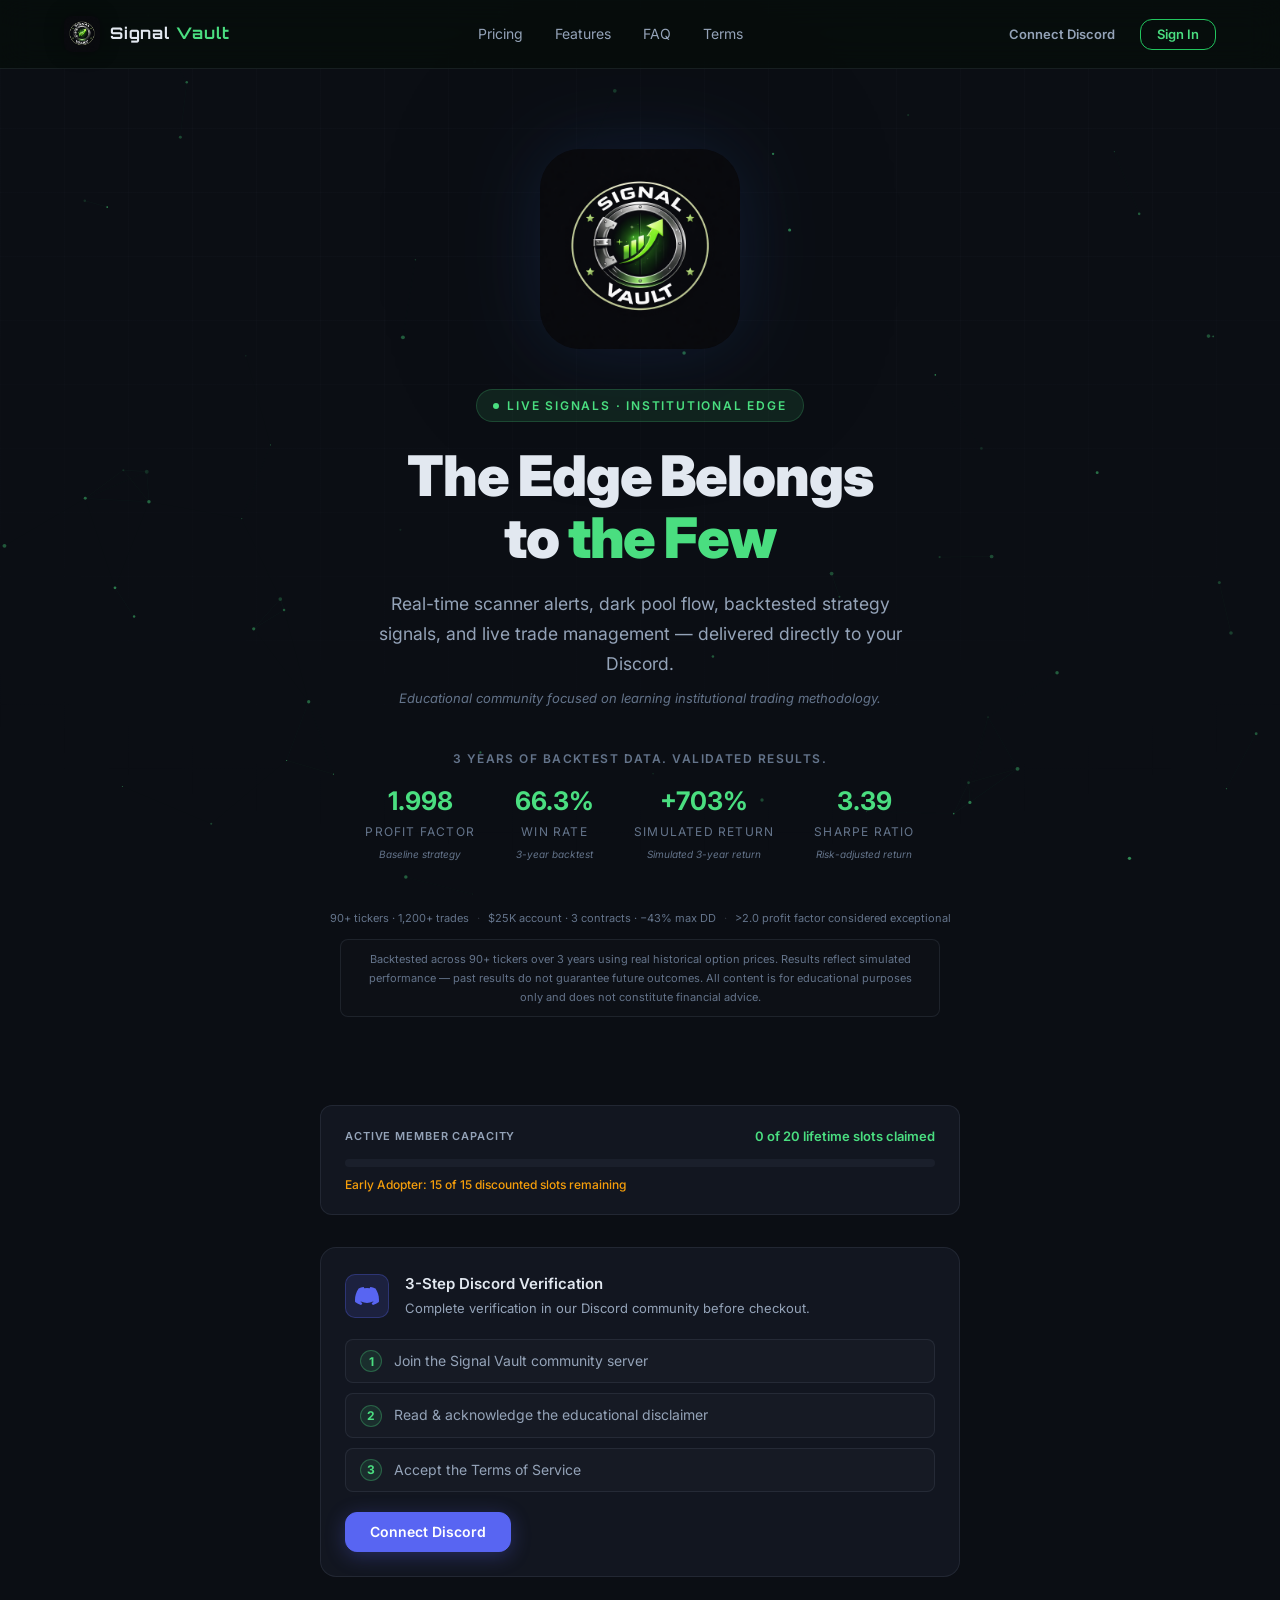
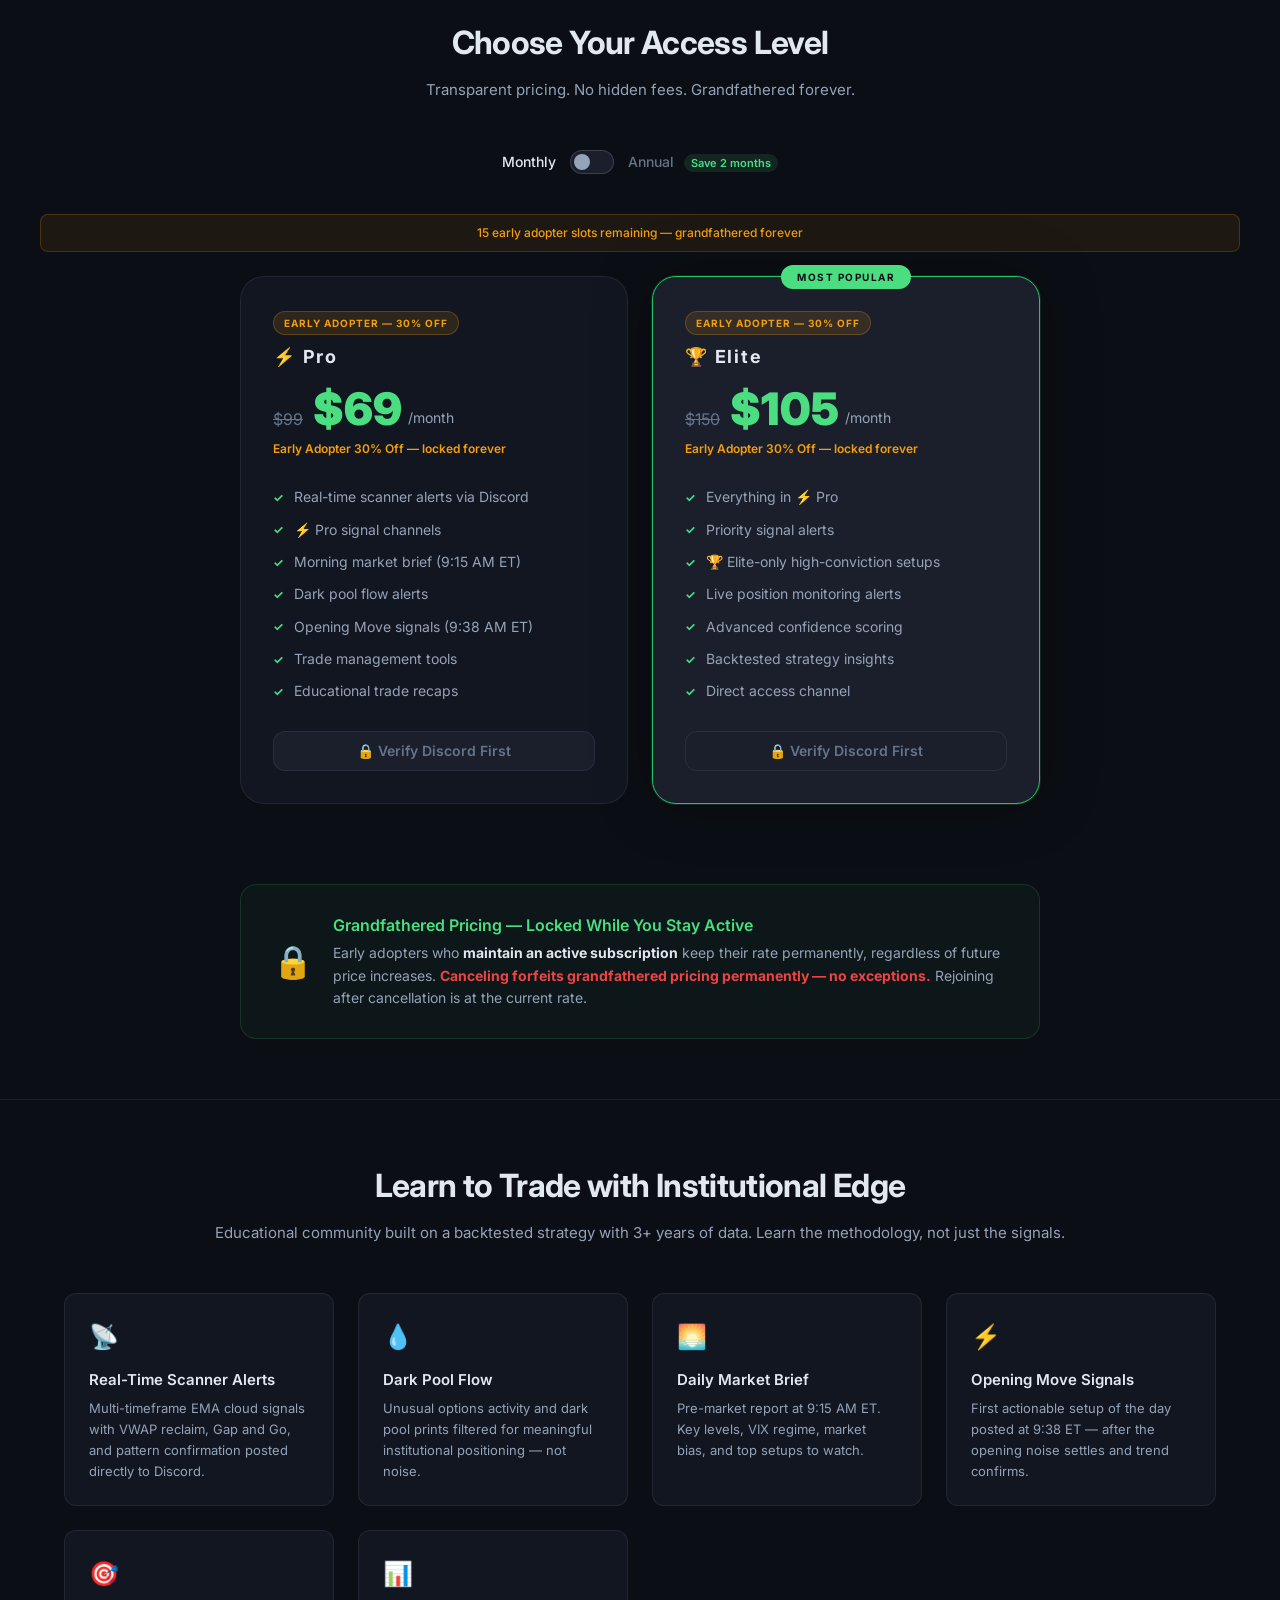
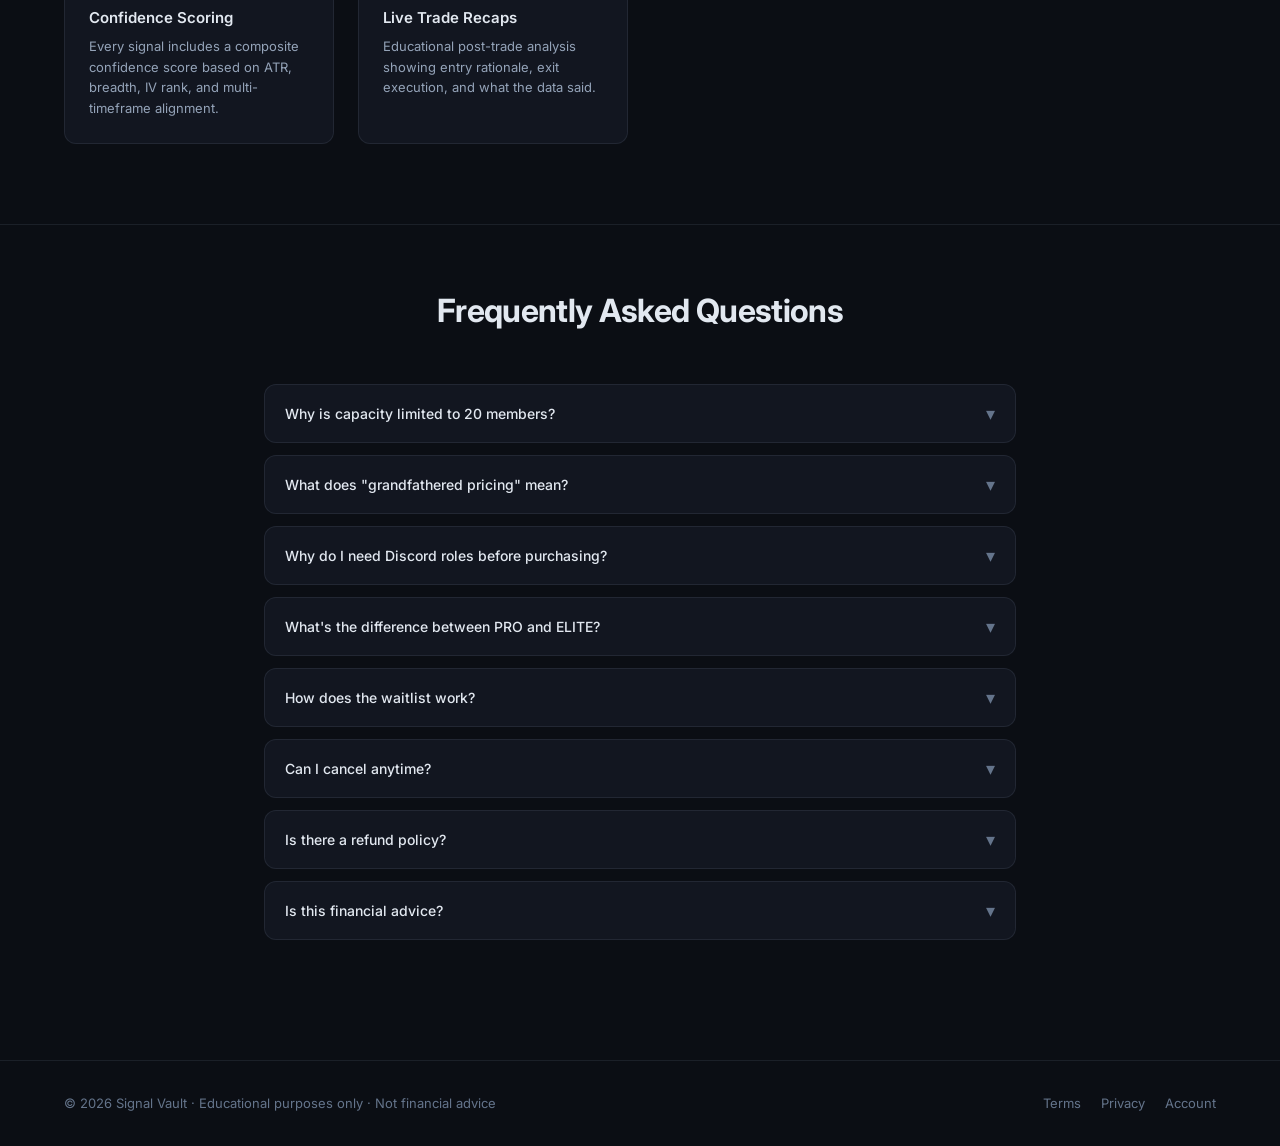
<file: index.html>
<!DOCTYPE html>
<html lang="en">
<head>
  <meta charset="UTF-8">
  <meta name="viewport" content="width=device-width, initial-scale=1.0">
  <title>Signal Vault — Subscription Plans</title>
  <meta name="description" content="Join Signal Vault for institutional-grade trading signals. Real-time scanner alerts, dark pool flow, and backtested strategies.">
  <meta property="og:title" content="Signal Vault — Subscription Plans">
  <meta property="og:description" content="Institutional-grade trading signals for the individual trader.">
  <meta property="og:type" content="website">
  <link rel="icon" href="./assets/logo.png" type="image/png">
  <link rel="stylesheet" href="css/style.css">
  <script src="https://js.stripe.com/v3/"></script>
</head>
<body data-page="index">
  <canvas id="particles-canvas"></canvas>
  <div class="bg-grid"></div>

  <div class="page-wrapper">

    <!-- Nav -->
    <nav class="nav">
      <div class="container">
        <div class="nav-inner">
          <a href="./index.html" class="nav-logo">
            <img src="./assets/logo.png" alt="Signal Vault" class="nav-logo-img">
            <span class="nav-logo-text">Signal <span>Vault</span></span>
          </a>
          <div class="nav-links">
            <a href="#pricing">Pricing</a>
            <a href="#features">Features</a>
            <a href="#faq">FAQ</a>
            <a href="./terms.html">Terms</a>
          </div>
          <div id="nav-user">
            <!-- Rendered by app.js -->
            <span class="spinner" style="width:16px;height:16px;"></span>
          </div>
        </div>
      </div>
    </nav>

    <!-- Hero -->
    <section class="hero">
      <div class="container">
        <div class="hero-logo-wrap">
          <img src="./assets/logo.png" alt="Signal Vault" class="hero-logo-img">
        </div>
        <div class="hero-eyebrow">Live Signals · Institutional Edge</div>
        <h1 class="hero-title">
          The Edge Belongs<br>to <span class="accent">the Few</span>
        </h1>
        <p class="hero-subtitle">
          Real-time scanner alerts, dark pool flow, backtested strategy signals,
          and live trade management — delivered directly to your Discord.
          <br><span class="hero-edu-note">Educational community focused on learning institutional trading methodology.</span>
        </p>
        <p class="hero-stats-header">3 years of backtest data. Validated results.</p>
        <div class="hero-stats">
          <div class="stat-item">
            <span class="stat-value">1.998</span>
            <span class="stat-label">Profit Factor</span>
            <span class="stat-sub">Baseline strategy</span>
          </div>
          <div class="stat-item">
            <span class="stat-value">66.3%</span>
            <span class="stat-label">Win Rate</span>
            <span class="stat-sub">3-year backtest</span>
          </div>
          <div class="stat-item">
            <span class="stat-value">+703%</span>
            <span class="stat-label">Simulated Return</span>
            <span class="stat-sub">Simulated 3-year return</span>
          </div>
          <div class="stat-item">
            <span class="stat-value">3.39</span>
            <span class="stat-label">Sharpe Ratio</span>
            <span class="stat-sub">Risk-adjusted return</span>
          </div>
        </div>
        <div class="stats-context">
          <span>90+ tickers · 1,200+ trades</span>
          <span class="stats-context-sep">·</span>
          <span>$25K account · 3 contracts · −43% max DD</span>
          <span class="stats-context-sep">·</span>
          <span>&gt;2.0 profit factor considered exceptional</span>
        </div>
        <p class="stats-disclaimer">Backtested across 90+ tickers over 3 years using real historical option prices. Results reflect simulated performance — past results do not guarantee future outcomes. All content is for educational purposes only and does not constitute financial advice.</p>
      </div>
    </section>

    <!-- Capacity bar -->
    <section class="capacity-section">
      <div class="container">
        <div class="capacity-card animate-in">
          <div class="capacity-header">
            <span class="capacity-title">Active Member Capacity</span>
            <span id="capacity-label">Loading…</span>
          </div>
          <div class="capacity-bar-track">
            <div id="capacity-bar-fill"></div>
          </div>
          <div id="early-adopter-label">Loading…</div>
        </div>
      </div>
    </section>

    <!-- Discord verification -->
    <section class="discord-section" id="verify">
      <div class="container">
        <div id="discord-panel">
          <div class="discord-panel-inner" style="padding:32px;text-align:center;">
            <div class="spinner"></div>
          </div>
        </div>
      </div>
    </section>

    <!-- Pricing -->
    <section class="pricing-section container" id="pricing">
      <div class="section-header">
        <h2 class="section-title">Choose Your Access Level</h2>
        <p class="section-subtitle">Transparent pricing. No hidden fees. Grandfathered forever.</p>
      </div>
      <div id="pricing-section">
        <!-- Rendered by app.js -->
        <div style="text-align:center;padding:60px 0;">
          <div class="spinner"></div>
        </div>
      </div>
    </section>

    <!-- Grandfathered pricing callout -->
    <section style="padding:0 0 60px;">
      <div class="container">
        <div style="background:rgba(74,222,128,0.04);border:1px solid rgba(74,222,128,0.15);border-radius:16px;padding:28px 32px;display:flex;align-items:center;gap:20px;flex-wrap:wrap;max-width:800px;margin:0 auto;">
          <div style="font-size:32px;">🔒</div>
          <div style="flex:1;min-width:200px;">
            <h3 style="font-size:16px;font-weight:600;color:var(--accent);margin-bottom:4px;">Grandfathered Pricing — Locked While You Stay Active</h3>
            <p style="font-size:14px;color:var(--text-secondary);">Early adopters who <strong style="color:var(--text-primary);">maintain an active subscription</strong> keep their rate permanently, regardless of future price increases. <strong style="color:var(--danger);">Canceling forfeits grandfathered pricing permanently — no exceptions.</strong> Rejoining after cancellation is at the current rate.</p>
          </div>
        </div>
      </div>
    </section>

    <!-- Features -->
    <section class="features-section" id="features">
      <div class="container">
        <div class="section-header">
          <h2 class="section-title">Learn to Trade with Institutional Edge</h2>
          <p class="section-subtitle">Educational community built on a backtested strategy with 3+ years of data. Learn the methodology, not just the signals.</p>
        </div>
        <div class="features-grid">
          <div class="feature-card animate-in">
            <span class="feature-icon">📡</span>
            <h4>Real-Time Scanner Alerts</h4>
            <p>Multi-timeframe EMA cloud signals with VWAP reclaim, Gap and Go, and pattern confirmation posted directly to Discord.</p>
          </div>
          <div class="feature-card animate-in">
            <span class="feature-icon">💧</span>
            <h4>Dark Pool Flow</h4>
            <p>Unusual options activity and dark pool prints filtered for meaningful institutional positioning — not noise.</p>
          </div>
          <div class="feature-card animate-in">
            <span class="feature-icon">🌅</span>
            <h4>Daily Market Brief</h4>
            <p>Pre-market report at 9:15 AM ET. Key levels, VIX regime, market bias, and top setups to watch.</p>
          </div>
          <div class="feature-card animate-in">
            <span class="feature-icon">⚡</span>
            <h4>Opening Move Signals</h4>
            <p>First actionable setup of the day posted at 9:38 ET — after the opening noise settles and trend confirms.</p>
          </div>
          <div class="feature-card animate-in">
            <span class="feature-icon">🎯</span>
            <h4>Confidence Scoring</h4>
            <p>Every signal includes a composite confidence score based on ATR, breadth, IV rank, and multi-timeframe alignment.</p>
          </div>
          <div class="feature-card animate-in">
            <span class="feature-icon">📊</span>
            <h4>Live Trade Recaps</h4>
            <p>Educational post-trade analysis showing entry rationale, exit execution, and what the data said.</p>
          </div>
        </div>
      </div>
    </section>

    <!-- FAQ -->
    <section class="faq-section" id="faq">
      <div class="container container-narrow">
        <div class="section-header">
          <h2 class="section-title">Frequently Asked Questions</h2>
        </div>
        <div class="faq-list">

          <div class="faq-item">
            <button class="faq-question" onclick="toggleFaq(this)">
              Why is capacity limited to 20 members?
              <span class="faq-chevron">▾</span>
            </button>
            <div class="faq-answer">
              Signal Vault is intentionally small. Too many subscribers in the same setups reduces edge for everyone. 20 active members means our signals don't move markets or create crowded trades.
            </div>
          </div>

          <div class="faq-item">
            <button class="faq-question" onclick="toggleFaq(this)">
              What does "grandfathered pricing" mean?
              <span class="faq-chevron">▾</span>
            </button>
            <div class="faq-answer">
              Early adopters lock in their rate for as long as they maintain an active subscription. Regular pricing is $99/month for ⚡ Pro and $150/month for 🏆 Elite. Early Adopter pricing is 30% off: $69/month (⚡ Pro) and $105/month (🏆 Elite). <strong>Canceling your subscription forfeits this rate permanently — there is no restoration once canceled, no exceptions.</strong>
            </div>
          </div>

          <div class="faq-item">
            <button class="faq-question" onclick="toggleFaq(this)">
              Why do I need Discord roles before purchasing?
              <span class="faq-chevron">▾</span>
            </button>
            <div class="faq-answer">
              We require server membership and acknowledgment of our disclaimer and terms before accepting payment. This ensures every subscriber understands that our signals are for educational purposes only and not financial advice.
            </div>
          </div>

          <div class="faq-item">
            <button class="faq-question" onclick="toggleFaq(this)">
              What's the difference between PRO and ELITE?
              <span class="faq-chevron">▾</span>
            </button>
            <div class="faq-answer">
              PRO includes all real-time scanner signals, daily briefs, and dark pool alerts. ELITE adds priority signal delivery, ELITE-only high-conviction setups, live position monitoring alerts, and advanced confidence scoring details.
            </div>
          </div>

          <div class="faq-item">
            <button class="faq-question" onclick="toggleFaq(this)">
              How does the waitlist work?
              <span class="faq-chevron">▾</span>
            </button>
            <div class="faq-answer">
              When active capacity is reached, new members join a waitlist. Your position in the waitlist determines your tier (and therefore your rate). Deposits are non-refundable but applied as credit toward your first month when a slot opens. Earlier signup = lower rate locked forever.
            </div>
          </div>

          <div class="faq-item">
            <button class="faq-question" onclick="toggleFaq(this)">
              Can I cancel anytime?
              <span class="faq-chevron">▾</span>
            </button>
            <div class="faq-answer">
              Yes. Cancel anytime through the billing portal — your access continues through the end of your paid period. Note: canceling forfeits your grandfathered rate. If you rejoin within 45 days, your previous rate is honored. After 45 days, you rejoin at the current rate.
            </div>
          </div>

          <div class="faq-item">
            <button class="faq-question" onclick="toggleFaq(this)">
              Is there a refund policy?
              <span class="faq-chevron">▾</span>
            </button>
            <div class="faq-answer">
              We offer a 7-day refund window for your first payment. After that, subscriptions are non-refundable but you may cancel at any time. Waitlist deposits are non-refundable.
            </div>
          </div>

          <div class="faq-item">
            <button class="faq-question" onclick="toggleFaq(this)">
              Is this financial advice?
              <span class="faq-chevron">▾</span>
            </button>
            <div class="faq-answer">
              No. Signal Vault provides educational content and trading signal alerts for informational purposes only. Nothing on this platform constitutes financial, investment, or trading advice. Always conduct your own due diligence and consult a qualified financial professional.
            </div>
          </div>

        </div>
      </div>
    </section>

    <!-- Footer -->
    <footer class="footer">
      <div class="container">
        <div class="footer-inner">
          <div class="footer-copy">
            © 2026 Signal Vault · Educational purposes only · Not financial advice
          </div>
          <div class="footer-links">
            <a href="./terms.html">Terms</a>
            <a href="./privacy.html">Privacy</a>
            <a href="./account.html">Account</a>
          </div>
        </div>
      </div>
    </footer>

  </div><!-- /page-wrapper -->

  <script src="js/config.js"></script>
  <script src="js/discord-auth.js"></script>
  <script src="js/app.js"></script>
  <script>
    function toggleFaq(btn) {
      const item = btn.closest('.faq-item');
      item.classList.toggle('open');
    }
  </script>
</body>
</html>
</file>
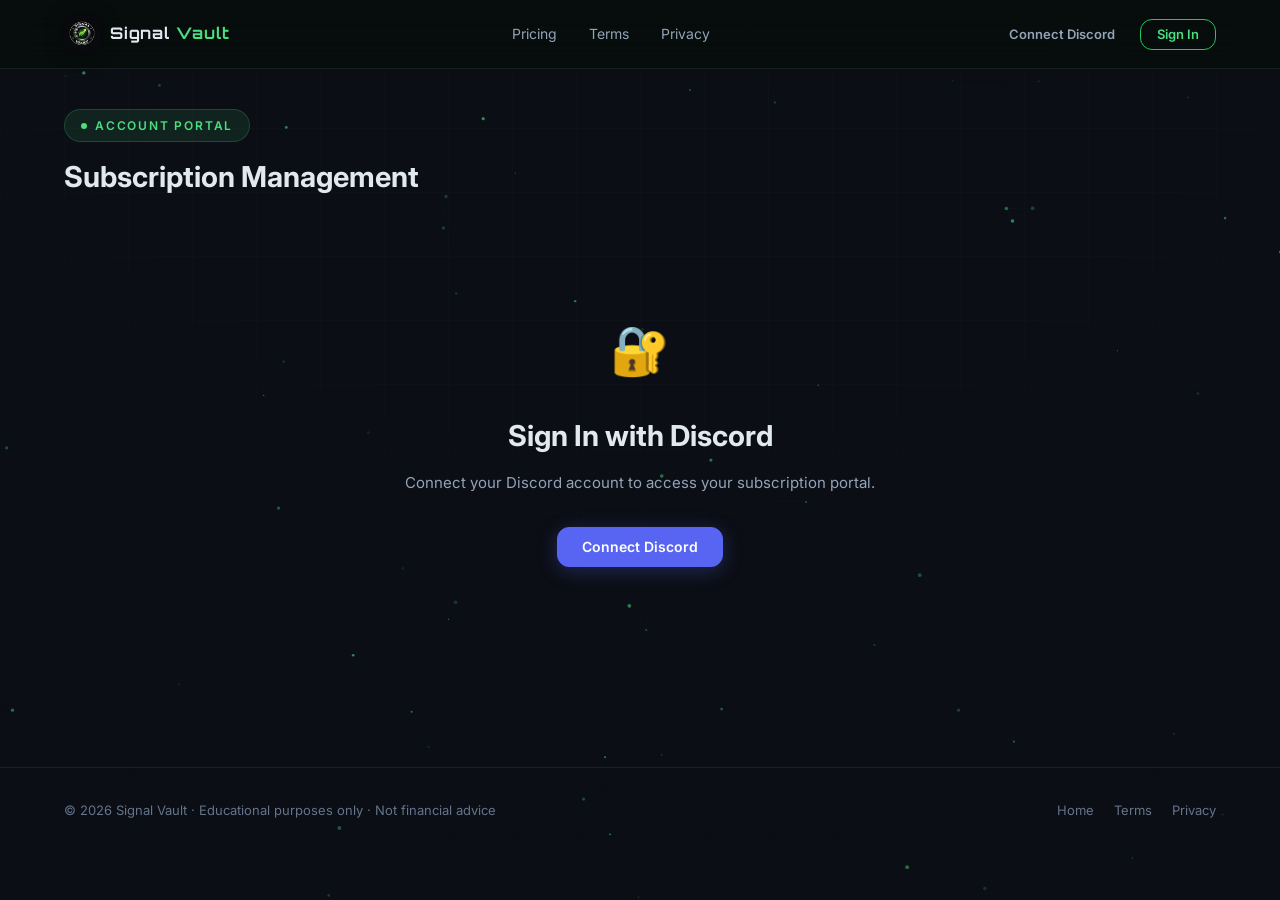
<file: account.html>
<!DOCTYPE html>
<html lang="en">
<head>
  <meta charset="UTF-8">
  <meta name="viewport" content="width=device-width, initial-scale=1.0">
  <title>Account — Signal Vault</title>
  <link rel="icon" href="./assets/logo.png" type="image/png">
  <link rel="stylesheet" href="css/style.css">
</head>
<body data-page="account">
  <canvas id="particles-canvas"></canvas>
  <div class="bg-grid"></div>

  <div class="page-wrapper">

    <nav class="nav">
      <div class="container">
        <div class="nav-inner">
          <a href="./index.html" class="nav-logo">
            <img src="./assets/logo.png" alt="Signal Vault" class="nav-logo-img">
            <span class="nav-logo-text">Signal <span>Vault</span></span>
          </a>
          <div class="nav-links">
            <a href="./index.html">Pricing</a>
            <a href="./terms.html">Terms</a>
            <a href="./privacy.html">Privacy</a>
          </div>
          <div id="nav-user"></div>
        </div>
      </div>
    </nav>

    <div style="padding:40px 0 80px;">
      <div class="container">
        <div style="margin-bottom:32px;">
          <div class="hero-eyebrow" style="display:inline-flex;margin-bottom:12px;">Account Portal</div>
          <h1 style="font-family:var(--font-display);font-size:1.8rem;font-weight:700;color:var(--text-primary);">
            Subscription Management
          </h1>
        </div>
        <div id="account-content">
          <div style="text-align:center;padding:80px 0;">
            <div class="spinner"></div>
          </div>
        </div>
      </div>
    </div>

    <footer class="footer">
      <div class="container">
        <div class="footer-inner">
          <div class="footer-copy">© 2026 Signal Vault · Educational purposes only · Not financial advice</div>
          <div class="footer-links">
            <a href="./index.html">Home</a>
            <a href="./terms.html">Terms</a>
            <a href="./privacy.html">Privacy</a>
          </div>
        </div>
      </div>
    </footer>

  </div>

  <script src="js/config.js"></script>
  <script src="js/discord-auth.js"></script>
  <script src="js/app.js"></script>
</body>
</html>
</file>
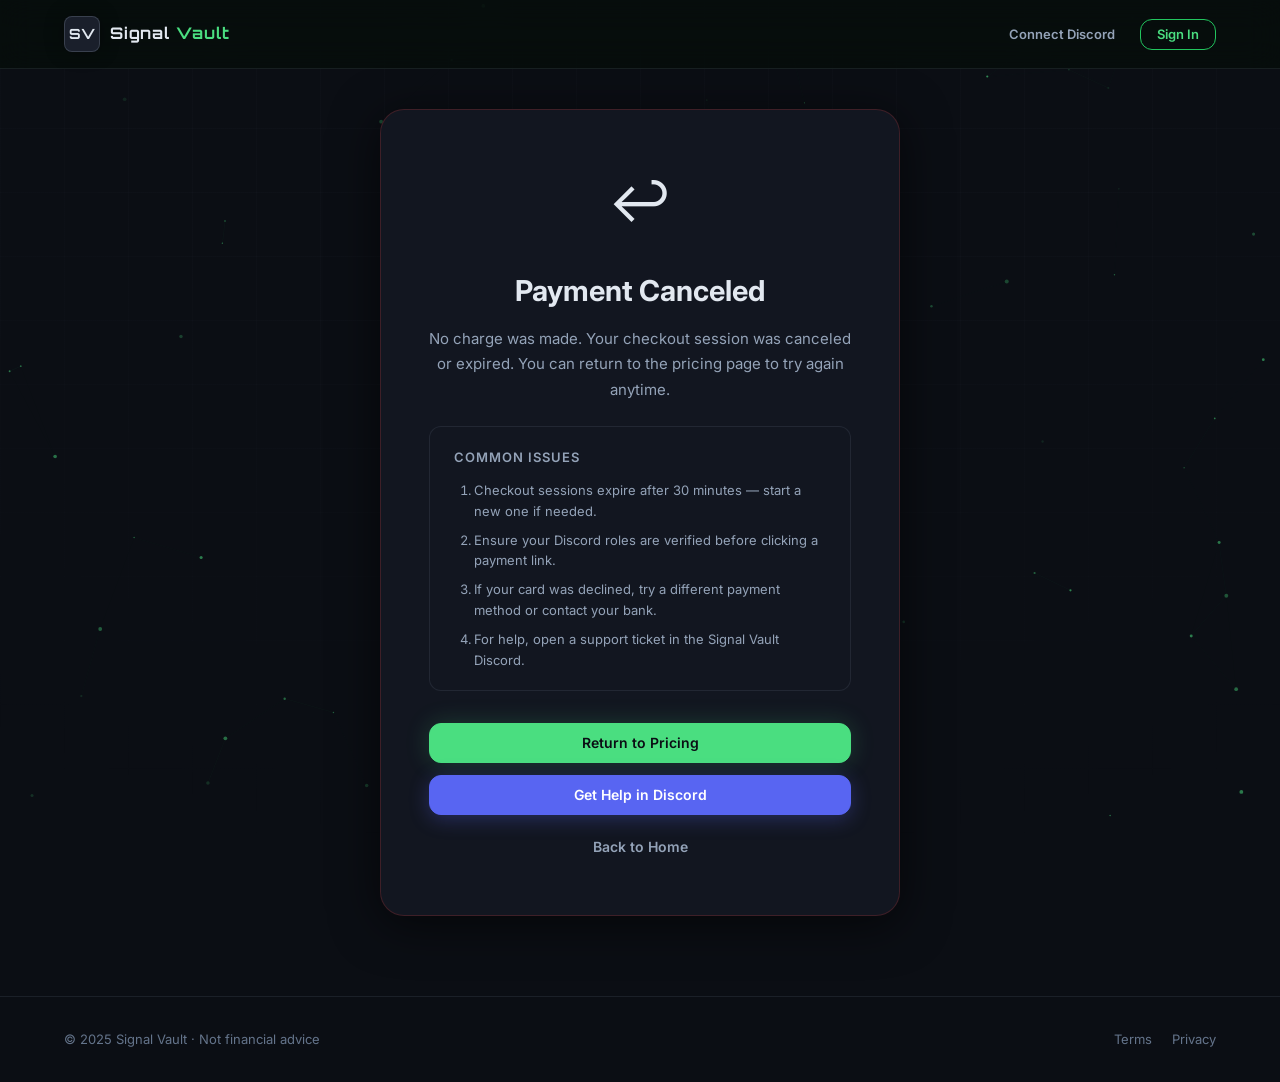
<file: cancel.html>
<!DOCTYPE html>
<html lang="en">
<head>
  <meta charset="UTF-8">
  <meta name="viewport" content="width=device-width, initial-scale=1.0">
  <title>Payment Canceled — Signal Vault</title>
  <link rel="icon" href="data:image/svg+xml,<svg xmlns='http://www.w3.org/2000/svg' viewBox='0 0 32 32'><rect width='32' height='32' rx='8' fill='%230f1d14'/><text y='22' x='5' font-size='20' fill='%234ade80'>SV</text></svg>">
  <link rel="stylesheet" href="css/style.css">
</head>
<body data-page="cancel">
  <canvas id="particles-canvas"></canvas>
  <div class="bg-grid"></div>

  <div class="page-wrapper">

    <nav class="nav">
      <div class="container">
        <div class="nav-inner">
          <a href="./index.html" class="nav-logo">
            <div class="nav-logo-mark">SV</div>
            <span class="nav-logo-text">Signal <span>Vault</span></span>
          </a>
          <div id="nav-user"></div>
        </div>
      </div>
    </nav>

    <div class="result-page">
      <div class="result-card cancel-card animate-in">
        <span class="result-icon">↩️</span>
        <h1>Payment Canceled</h1>
        <p>No charge was made. Your checkout session was canceled or expired. You can return to the pricing page to try again anytime.</p>

        <div class="result-steps">
          <h4>Common Issues</h4>
          <ol>
            <li>Checkout sessions expire after 30 minutes — start a new one if needed.</li>
            <li>Ensure your Discord roles are verified before clicking a payment link.</li>
            <li>If your card was declined, try a different payment method or contact your bank.</li>
            <li>For help, open a support ticket in the Signal Vault Discord.</li>
          </ol>
        </div>

        <div class="result-actions">
          <a href="./index.html#pricing" class="btn btn-primary btn-block">
            Return to Pricing
          </a>
          <a href="https://discord.gg/YOUR_INVITE_CODE" target="_blank" class="btn btn-discord btn-block">
            Get Help in Discord
          </a>
          <a href="./index.html" class="btn btn-ghost btn-block">
            Back to Home
          </a>
        </div>
      </div>
    </div>

    <footer class="footer">
      <div class="container">
        <div class="footer-inner">
          <div class="footer-copy">© 2025 Signal Vault · Not financial advice</div>
          <div class="footer-links">
            <a href="./terms.html">Terms</a>
            <a href="./privacy.html">Privacy</a>
          </div>
        </div>
      </div>
    </footer>

  </div>

  <script src="js/config.js"></script>
  <script src="js/discord-auth.js"></script>
  <script src="js/app.js"></script>
</body>
</html>
</file>
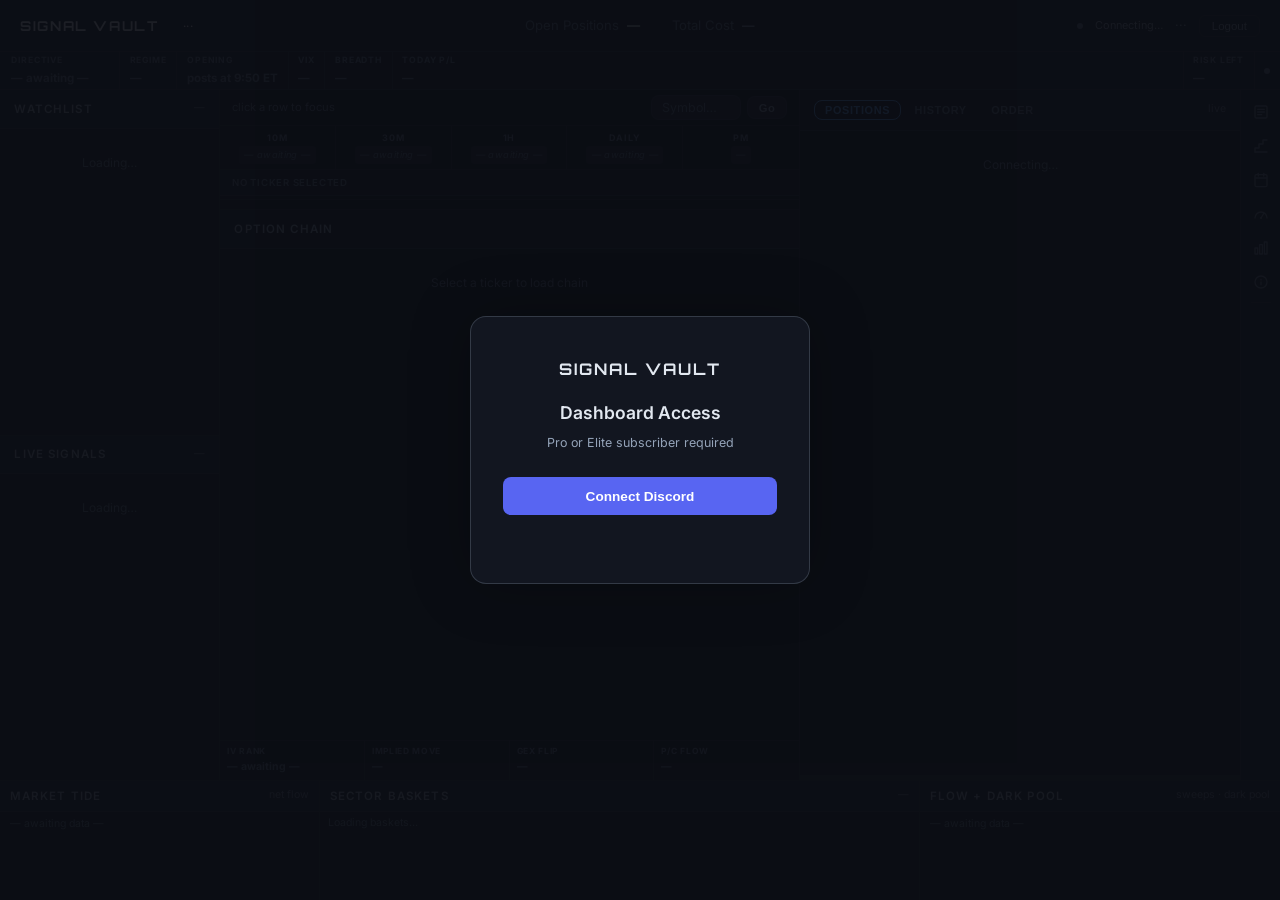
<file: dashboard.html>
<!DOCTYPE html>
<html lang="en">
<head>
  <meta charset="UTF-8">
  <meta name="viewport" content="width=device-width, initial-scale=1.0">
  <meta name="theme-color" content="#0b0e14">
  <title>Signal Vault — Command Center</title>
  <link rel="manifest" href="/manifest.json">
  <link rel="stylesheet" href="css/style.css">
  <link rel="stylesheet" href="css/dashboard.css?v=20261112b">
</head>
<body>

<!-- ── Header ────────────────────────────────────────────────────────────── -->
<header class="dash-header">
  <div class="dash-header-left">
    <span class="dash-logo">SIGNAL VAULT</span>
    <span class="dash-env-badge" id="envBadge">···</span>
  </div>
  <div class="dash-header-center">
    <span class="dash-pnl-label">Open Positions</span>
    <span class="dash-pnl-count" id="positionCount">—</span>
    <span class="dash-pnl-label" style="margin-left:1.5rem">Total Cost</span>
    <span class="dash-pnl-value" id="totalCost">—</span>
  </div>
  <div class="dash-header-right">
    <span class="ws-dot" id="wsDot"></span>
    <span class="dash-user" id="wsStatus" style="font-size:0.68rem">Connecting…</span>
    <span class="dash-user" id="dashUser">···</span>
    <button class="dash-logout-btn" id="logoutBtn">Logout</button>
  </div>
</header>

<!-- ws-bar kept in DOM (hidden) so no layout band is consumed -->
<div class="dash-ws-bar" id="wsBar" aria-hidden="true"></div>

<!-- ── Regime / Context Bar ────────────────────────────────────────────────── -->
<div class="cmd-regime-bar">

  <div class="cmd-regime-cell cmd-rc-directive" id="rcCellDirective">
    <div class="cmd-rc-label">Directive</div>
    <div class="cmd-rc-value" id="rcDirective" style="color:var(--text-muted)">— awaiting —</div>
  </div>

  <div class="cmd-regime-cell" id="rcCellRegime">
    <div class="cmd-rc-label">Regime</div>
    <div class="cmd-rc-value" id="rcRegime" style="color:var(--text-muted)">—</div>
  </div>

  <div class="cmd-regime-cell" id="rcCellOpening">
    <div class="cmd-rc-label">Opening</div>
    <div class="cmd-rc-value" id="rcOpening" style="color:var(--text-muted)">posts at 9:50 ET</div>
  </div>

  <div class="cmd-regime-cell" id="rcCellVix">
    <div class="cmd-rc-label">VIX</div>
    <div class="cmd-rc-value" id="rcVix" style="color:var(--text-muted)">—</div>
  </div>

  <div class="cmd-regime-cell" id="rcCellBreadth">
    <div class="cmd-rc-label">Breadth</div>
    <div class="cmd-rc-value" id="rcBreadth" style="color:var(--text-muted)">—</div>
  </div>

  <div class="cmd-regime-cell cmd-rc-grow" id="rcCellPnl">
    <div class="cmd-rc-label">Today P/L</div>
    <div class="cmd-rc-value" id="rcPnl" style="color:var(--text-muted)">—</div>
  </div>

  <!-- Index proximity strip — admin only; JS shows this and removes cmd-rc-grow from P/L -->
  <div class="idx-strip" id="idxStrip" style="display:none">
    <div class="idx-cell" data-idx="SPY">
      <div class="idx-head">
        <span class="idx-tkr">SPY</span>
        <span class="idx-px">—</span>
        <span class="idx-state">—</span>
      </div>
      <div class="idx-bar">
        <div class="idx-fill"></div>
        <div class="idx-cap idx-cap-l"></div>
        <div class="idx-cap idx-cap-r"></div>
        <div class="idx-mark"></div>
        <div class="idx-ghost"></div>
      </div>
      <div class="idx-lvls">
        <span class="idx-sup">—</span>
        <span class="idx-res">—</span>
      </div>
    </div>
    <div class="idx-cell" data-idx="QQQ">
      <div class="idx-head">
        <span class="idx-tkr">QQQ</span>
        <span class="idx-px">—</span>
        <span class="idx-state">—</span>
      </div>
      <div class="idx-bar">
        <div class="idx-fill"></div>
        <div class="idx-cap idx-cap-l"></div>
        <div class="idx-cap idx-cap-r"></div>
        <div class="idx-mark"></div>
        <div class="idx-ghost"></div>
      </div>
      <div class="idx-lvls">
        <span class="idx-sup">—</span>
        <span class="idx-res">—</span>
      </div>
    </div>
    <div class="idx-cell" data-idx="VIX">
      <div class="idx-head">
        <span class="idx-tkr">VIX</span>
        <span class="idx-px">—</span>
        <span class="idx-state">—</span>
      </div>
      <div class="idx-bar">
        <div class="idx-fill"></div>
        <div class="idx-cap idx-cap-l"></div>
        <div class="idx-cap idx-cap-r"></div>
        <div class="idx-mark"></div>
        <div class="idx-ghost"></div>
      </div>
      <div class="idx-lvls">
        <span class="idx-sup">—</span>
        <span class="idx-res">—</span>
      </div>
    </div>
  </div>

  <div class="cmd-regime-cell" id="rcCellRisk">
    <div class="cmd-rc-label">Risk Left</div>
    <div class="cmd-rc-value" id="rcRisk" style="color:var(--text-muted)">—</div>
  </div>

  <!-- Health dot: overall panel health — click/hover for per-panel detail -->
  <div class="cmd-regime-cell cmd-rc-health-cell" id="rcHealthCell">
    <span class="cmd-rc-health-dot" id="rcHealthDot"></span>
    <div class="rc-health-popover" id="rcHealthPopover" aria-hidden="true">
      <div class="rc-health-popover-hd">Panel Health</div>
      <div id="rcHealthPopoverBody"></div>
    </div>
  </div>

</div>

<!-- ── Three-column main + right ribbon ──────────────────────────────────── -->
<div class="cmd-main-wrap">
<main class="cmd-main">

  <!-- ══ LEFT: Watchlist + Signals ═════════════════════════════════════════ -->
  <aside class="cmd-col">

    <section class="dash-panel">
      <div class="dash-panel-header dash-panel-header--stacked">
        <div class="dash-panel-header-row">
          <span class="dash-panel-title">Watchlist</span>
          <span class="dash-panel-meta" id="watchlistMeta">—</span>
        </div>
        <div id="watchlistFiredMeta" class="dash-panel-meta wl-fired-meta" hidden></div>
      </div>
      <div id="watchlistBody" class="dash-panel-body">
        <div class="dash-placeholder">Loading…</div>
      </div>
    </section>

    <section class="dash-panel">
      <div class="dash-panel-header">
        <span class="dash-panel-title">Live Signals</span>
        <span class="dash-panel-meta" id="signalsMeta">—</span>
      </div>
      <div id="signalsBody" class="dash-panel-body">
        <div class="dash-placeholder">Loading…</div>
      </div>
    </section>

  </aside>

  <!-- ══ CENTER: Ticker focus ═══════════════════════════════════════════════ -->
  <section class="cmd-col cmd-col-center">

    <!-- Merged focus header: ticker/price info + TV link + search -->
    <div class="dash-focus-header">
      <div class="price-strip-placeholder" id="priceStripPlaceholder">click a row to focus</div>
      <div class="price-strip-data" id="priceStripData" style="display:none">
        <div class="price-strip-left">
          <span class="price-strip-ticker" id="priceStripTicker">—</span>
          <span class="price-strip-price" id="priceStripPrice">—</span>
          <span class="price-strip-change" id="priceStripChange" style="display:none"></span>
          <span class="price-strip-note" id="priceStripNote">ref</span>
        </div>
        <a class="price-strip-tv-btn" id="priceStripTvBtn" href="#" target="_blank" rel="noopener">
          Open 10m chart in TradingView ↗
        </a>
      </div>
      <div class="dash-search-bar">
        <input class="dash-search-input" id="tickerSearch" type="text"
               placeholder="Symbol…" autocomplete="off" spellcheck="false">
        <button class="dash-search-btn" id="tickerSearchBtn">Go</button>
      </div>
    </div>

    <!-- MTF clouds row — wired to /api/mtf on ticker focus -->
    <div class="cmd-mtf-row">
      <div class="cmd-mtf-cell" id="mtfCell10m">
        <span class="cmd-mtf-tf">10m</span>
        <span class="cmd-mtf-badge blocked" id="mtfBadge10m">— awaiting —</span>
      </div>
      <div class="cmd-mtf-cell" id="mtfCell30m">
        <span class="cmd-mtf-tf">30m</span>
        <span class="cmd-mtf-badge blocked" id="mtfBadge30m">— awaiting —</span>
      </div>
      <div class="cmd-mtf-cell" id="mtfCell1h">
        <span class="cmd-mtf-tf">1H</span>
        <span class="cmd-mtf-badge blocked" id="mtfBadge1h">— awaiting —</span>
      </div>
      <div class="cmd-mtf-cell" id="mtfCellDaily">
        <span class="cmd-mtf-tf">Daily</span>
        <span class="cmd-mtf-badge blocked" id="mtfBadgeDaily">— awaiting —</span>
      </div>
      <div class="cmd-mtf-cell" id="mtfCellPm">
        <span class="cmd-mtf-tf">PM</span>
        <span class="cmd-mtf-badge blocked" id="mtfBadgePm">—</span>
      </div>
    </div>

    <!-- Watchlist-derived levels for the focused ticker -->
    <div class="dash-levels-panel">
      <div class="dash-levels-header">
        <span class="dash-levels-source" id="levelsSource">no ticker selected</span>
      </div>
      <div class="dash-levels-grid" id="levelsGrid"></div>
      <div class="dash-structural-levels" id="levelsStructural"></div>
    </div>

    <!-- Option chain panel (live — /api/chain backend wired) -->
    <div class="dash-chain-panel">
      <div class="dash-panel-header">
        <span class="dash-panel-title">Option Chain</span>
        <div class="chain-controls" id="chainControls" style="display:none">
          <select class="chain-select" id="chainBias" style="display:none">
            <option value="bullish">CALL</option>
            <option value="bearish">PUT</option>
          </select>
          <button class="chain-bias-btn" id="chainBiasCall" data-bias="bullish">calls</button>
          <button class="chain-bias-btn" id="chainBiasPut" data-bias="bearish">puts</button>
          <span id="chainDirWarning" class="chain-dir-warning"></span>
          <select class="chain-select" id="chainExpiry">
            <option value="">— expiry —</option>
          </select>
          <button class="chain-refresh-btn" id="chainRefreshBtn" title="Reload chain">↻</button>
        </div>
      </div>
      <div id="chainBody" class="dash-panel-body">
        <div class="dash-placeholder">Select a ticker to load chain</div>
      </div>
      <div id="chainCockpit" class="chain-cockpit-footer"></div>
    </div>

    <!-- Analytics strip — wired to /api/analytics on ticker focus -->
    <div class="cmd-analytics-strip">
      <div class="cmd-analytics-cell" id="acCellIvRank">
        <div class="cmd-ac-label">IV Rank</div>
        <div class="cmd-ac-value" id="acIvRank" style="color:var(--text-muted)">— awaiting —</div>
      </div>
      <div class="cmd-analytics-cell" id="acCellImpliedMove">
        <div class="cmd-ac-label">Implied Move</div>
        <div class="cmd-ac-value" id="acImpliedMove" style="color:var(--text-muted)">—</div>
      </div>
      <div class="cmd-analytics-cell" id="acCellGexFlip">
        <div class="cmd-ac-label">GEX Flip</div>
        <div class="cmd-ac-value" id="acGexFlip" style="color:var(--text-muted)">—</div>
      </div>
      <div class="cmd-analytics-cell" id="acCellPcFlow">
        <div class="cmd-ac-label">P/C Flow</div>
        <div class="cmd-ac-value" id="acPcFlow" style="color:var(--text-muted)">—</div>
      </div>
    </div>

  </section>

  <!-- ══ RIGHT: Positions + History + Drawer ══════════════════════════════ -->
  <aside class="cmd-col" id="rightCol">

    <section class="dash-panel" id="rightHistPanel" style="flex:1 1 0;min-height:120px">
      <div class="dash-panel-header">
        <div class="dash-tab-bar">
          <button class="dash-tab active" id="tabPositions">Positions</button>
          <button class="dash-tab" id="tabHistory">History</button>
          <button class="dash-tab" id="tabOrder">Order</button>
        </div>
        <span class="dash-panel-meta" id="positionsMeta">live</span>
      </div>

      <!-- Positions view -->
      <div id="positionsBody" class="dash-panel-body">
        <div class="dash-placeholder">Connecting…</div>
      </div>

      <!-- History view (hidden until tab selected) -->
      <div id="historyView" class="dash-panel-body" style="display:none">
        <div class="hist-period-bar">
          <button class="hist-period-btn active" data-period="all">All</button>
          <button class="hist-period-btn" data-period="month">Month</button>
          <button class="hist-period-btn" data-period="week">Week</button>
          <button class="hist-period-btn" data-period="today">Today</button>
        </div>
        <!-- Admin-only scope selector; hidden until is_admin confirmed post-auth -->
        <div class="hist-scope-bar" id="histScopeBar" style="display:none">
          <button class="hist-scope-btn active" data-scope="me">My trades</button>
          <button class="hist-scope-btn" data-scope="all">All users</button>
          <select class="hist-user-select" id="histUserSelect">
            <option value="">Specific user…</option>
          </select>
        </div>
        <div id="histSummary" class="hist-summary-wrap"></div>
        <div id="histBody" class="hist-body"></div>
      </div>

      <!-- Order view (populated by armContract; hidden until a contract is armed) -->
      <div id="orderView" class="dash-panel-body" style="display:none">
        <div class="dash-placeholder" id="orderPlaceholder">Arm a contract from the chain to place an order</div>
        <div id="orderFormMount"></div>
      </div>
    </section>

    <div class="dash-resizer-h" id="rightResizer"></div>

    <section class="dash-panel dash-drawer-panel" id="drawerPanel" style="display:none;min-height:80px">
      <div class="drawer-header">
        <div class="drawer-header-tabs">
          <button class="drawer-tab-btn" id="drawerTabNews">NEWS</button>
          <button class="drawer-tab-btn" id="drawerTabLadder">LADDER</button>
        </div>
        <span class="drawer-title" id="drawerTitle"></span>
        <button class="drawer-close-btn" id="drawerCloseBtn">&#x2715;</button>
      </div>
      <div id="drawerBody" class="dash-panel-body"></div>
    </section>

  </aside>

</main>

<!-- ── App ribbon — icon trigger rail ───────────────────────────────────── -->
<div class="app-ribbon" id="appRibbon">
  <!-- Top cluster: panel/tool triggers -->
  <div class="ribbon-cluster">
    <button class="ribbon-btn" id="ribbonNews" title="News">
      <svg width="16" height="16" viewBox="0 0 24 24" fill="none" stroke="currentColor" stroke-width="2" stroke-linecap="round" stroke-linejoin="round">
        <rect x="3" y="3" width="18" height="18" rx="2"/>
        <line x1="7" y1="8" x2="17" y2="8"/>
        <line x1="7" y1="12" x2="17" y2="12"/>
        <line x1="7" y1="16" x2="13" y2="16"/>
      </svg>
    </button>
    <button class="ribbon-btn" id="ribbonLadder" title="Limit Ladder">
      <svg width="16" height="16" viewBox="0 0 24 24" fill="none" stroke="currentColor" stroke-width="2" stroke-linecap="round" stroke-linejoin="round">
        <polyline points="3,21 3,15 9,15 9,9 15,9 15,3 21,3"/>
        <line x1="3" y1="21" x2="21" y2="21"/>
      </svg>
    </button>
    <button class="ribbon-btn" id="ribbonCalendar" title="Economic Calendar">
      <svg width="16" height="16" viewBox="0 0 24 24" fill="none" stroke="currentColor" stroke-width="2" stroke-linecap="round" stroke-linejoin="round">
        <rect x="3" y="4" width="18" height="18" rx="2"/>
        <line x1="3" y1="9" x2="21" y2="9"/>
        <line x1="8" y1="2" x2="8" y2="6"/>
        <line x1="16" y1="2" x2="16" y2="6"/>
      </svg>
    </button>
    <button class="ribbon-btn" id="ribbonTA" title="Technical Analysis">
      <svg width="16" height="16" viewBox="0 0 24 24" fill="none" stroke="currentColor" stroke-width="2" stroke-linecap="round" stroke-linejoin="round">
        <path d="M3 18 A9 9 0 0 1 21 18"/>
        <line x1="12" y1="18" x2="16.5" y2="10.5"/>
        <circle cx="12" cy="18" r="1.5" fill="currentColor" stroke="none"/>
      </svg>
    </button>
    <button class="ribbon-btn" id="ribbonFundamentals" title="Fundamentals">
      <svg width="16" height="16" viewBox="0 0 24 24" fill="none" stroke="currentColor" stroke-width="2" stroke-linecap="round" stroke-linejoin="round">
        <rect x="3" y="12" width="4" height="9"/>
        <rect x="10" y="7" width="4" height="14"/>
        <rect x="17" y="3" width="4" height="18"/>
      </svg>
    </button>
    <button class="ribbon-btn" id="ribbonInfo" title="Symbol Info">
      <svg width="16" height="16" viewBox="0 0 24 24" fill="none" stroke="currentColor" stroke-width="2" stroke-linecap="round" stroke-linejoin="round">
        <circle cx="12" cy="12" r="9"/>
        <line x1="12" y1="12" x2="12" y2="16"/>
        <line x1="12" y1="8" x2="12" y2="9"/>
      </svg>
    </button>
  </div>
  <div class="ribbon-divider"></div>
  <!-- Bottom cluster: admin/system panels (reserved) -->
  <div class="ribbon-cluster ribbon-cluster-bottom">
  </div>
</div>

</div><!-- /.cmd-main-wrap -->

<!-- ── Bottom flow row — wired to /api/flow ─────────────────────────────── -->
<div class="cmd-bottom-row">

  <div class="cmd-bottom-cell" id="flowCellTide">
    <div class="dash-panel-header" style="padding:0.35rem 0.6rem">
      <span class="dash-panel-title">Market Tide</span>
      <span class="dash-panel-meta" id="flowTideMeta">net flow</span>
    </div>
    <div class="cmd-bottom-body" id="flowTideBody">
      <span style="font-size:0.66rem; color:var(--text-muted)">— awaiting data —</span>
    </div>
  </div>

  <div class="cmd-bottom-cell" id="flowCellSector">
    <div class="dash-panel-header" style="padding:0.35rem 0.6rem">
      <span class="dash-panel-title">Sector Baskets</span>
      <span class="dash-panel-meta" id="flowSectorMeta">—</span>
    </div>
    <div class="cmd-bottom-body" id="flowSectorBody">
      <span style="font-size:0.66rem; color:var(--text-muted)">Loading baskets…</span>
    </div>
  </div>

  <div class="cmd-bottom-cell" id="flowCellFlow">
    <div class="dash-panel-header" style="padding:0.35rem 0.6rem">
      <span class="dash-panel-title">Flow + Dark Pool</span>
      <span class="dash-panel-meta" id="flowFlowMeta">sweeps · dark pool</span>
    </div>
    <div class="cmd-bottom-body" id="flowFlowBody">
      <span style="font-size:0.66rem; color:var(--text-muted)">— awaiting data —</span>
    </div>
  </div>


</div>

<!-- ── Confirmation modal (close + open orders) ───────────────────────────── -->
<div id="confirmModal" class="dash-modal-overlay" style="display:none">
  <div class="dash-modal-card">
    <div class="dash-modal-title" id="confirmTitle">Confirm Action</div>
    <div class="dash-modal-body" id="confirmBody"></div>
    <div class="dash-modal-actions">
      <button class="dash-modal-btn dash-modal-btn-cancel" id="confirmCancel">Cancel</button>
      <button class="dash-modal-btn" id="confirmAlt" style="display:none">Alt</button>
      <button class="dash-modal-btn dash-modal-btn-ok danger" id="confirmOk">Confirm</button>
    </div>
    <div class="dash-modal-status" id="confirmStatus"></div>
  </div>
</div>

<!-- ── Trade card modal ─────────────────────────────────────────────────────── -->
<div id="cardModal" class="card-modal-overlay" style="display:none">
  <div class="card-modal-inner">
    <button class="card-modal-close" id="cardModalClose">&#x2715;</button>
    <div class="card-modal-spinner" id="cardModalSpinner">Generating card&hellip;</div>
    <img class="card-modal-img" id="cardModalImg" alt="Trade card" style="display:none">
    <div class="card-modal-err" id="cardModalErr" style="display:none"></div>
    <button class="card-modal-dl" id="cardModalDownload" style="display:none">Download PNG</button>
  </div>
</div>

<!-- ── Auth gate overlay ───────────────────────────────────────────────────── -->
<div id="authOverlay" class="dash-auth-overlay" style="display:none">
  <div class="dash-auth-card">
    <div class="dash-auth-logo">SIGNAL VAULT</div>
    <div class="dash-auth-title">Dashboard Access</div>
    <div class="dash-auth-sub">Pro or Elite subscriber required</div>
    <button class="dash-auth-btn" id="authBtn">Connect Discord</button>
    <div class="dash-auth-note" id="authNote"></div>
  </div>
</div>

<!-- ── GEX Analysis Modal (per-position pop-out) ───────────────────────────── -->
<div id="gexModal" class="gex-modal-overlay" style="display:none">
  <div class="gex-modal-card">
    <div class="gex-modal-hd">
      <span class="gex-modal-title" id="gexModalTitle">GEX Analysis</span>
      <button class="gex-modal-close" id="gexModalClose">&#x2715;</button>
    </div>
    <!-- 4-stat row: entry premium / current premium / DTE / P&L% -->
    <div class="gex-modal-stats" id="gexModalStats"></div>
    <!-- GEX Terrain — number line with zones -->
    <div class="gex-modal-section">
      <div class="gex-section-label">GEX Terrain</div>
      <div id="gexTerrain"></div>
      <div class="gex-terrain-caption" id="gexTerrainCaption"></div>
    </div>
    <!-- Stock → Option Estimator — reuses /api/projection (Black-Scholes engine) -->
    <div class="gex-modal-section">
      <div class="gex-section-label">Stock → Option Estimator</div>
      <div class="gex-estimator-row">
        <div class="gex-target-col">
          <input type="number" id="gexTargetInput" class="gex-target-input"
                 placeholder="Anticipated stock price…" step="0.5" min="0">
          <div class="gex-target-ref" id="gexTargetRef"></div>
        </div>
        <div class="gex-est-opt" id="gexEstOptPrice"></div>
      </div>
      <div class="gex-proj-controls">
        <button class="gex-level-btn" id="gexBtnPutWall" disabled>Put Wall</button>
        <button class="gex-level-btn" id="gexBtnMagnet" disabled>Magnet</button>
        <button class="gex-level-btn" id="gexBtnCallWall" disabled>Call Wall</button>
      </div>
      <div id="gexProjResult"></div>
      <div class="cockpit-verdict" id="gexProjVerdict" style="display:none"></div>
      <div class="gex-proj-footnote" id="gexProjFootnote"></div>
    </div>
    <!-- gexExitSection disabled 2026-08-03 — exit-bracket endpoint retired (no idempotency,
         no close_order_id write, OCO_BRACKET_GATE never fires, fills become reconciliation
         phantoms with estimated prices). Section kept for audit trail; never shown by JS. -->
    <div class="gex-modal-section" id="gexExitSection" style="display:none">
      <div class="gex-section-label">
        Exit Order
      </div>
      <div class="gex-exit-toggle-row">
        <label class="gex-toggle-label">
          <input type="radio" name="gexExitMode" id="gexExitBracket" value="bracket" checked>
          Bracket (OCO)
        </label>
        <label class="gex-toggle-label">
          <input type="radio" name="gexExitMode" id="gexExitLimit" value="limit">
          Limit only
        </label>
      </div>
      <div class="gex-exit-fields">
        <div class="gex-exit-field-row">
          <label class="gex-exit-label">Take-profit (sell-to-close limit)</label>
          <div class="gex-exit-input-wrap">
            <span class="gex-exit-prefix">$</span>
            <input type="number" id="gexExitTp" class="gex-exit-input" step="0.05" min="0.01" placeholder="0.00">
          </div>
          <div class="gex-exit-field-hint" id="gexExitTpHint"></div>
        </div>
        <div class="gex-exit-field-row" id="gexExitStopRow">
          <label class="gex-exit-label">Stop (structural floor)</label>
          <div class="gex-exit-input-wrap">
            <span class="gex-exit-prefix">$</span>
            <input type="number" id="gexExitStop" class="gex-exit-input" step="0.05" min="0.01" placeholder="0.00">
          </div>
        </div>
      </div>
      <div class="gex-exit-summary" id="gexExitSummary"></div>
      <button class="gex-exit-stage-btn" id="gexExitStageBtn" disabled>Stage Exit Order</button>
      <div class="gex-exit-result" id="gexExitResult"></div>
    </div>
  </div>
</div>

<!-- ── SELL ALL sheet modal (Stage 3b) ────────────────────────────────────── -->
<div id="sellAllModal" class="dash-modal-overlay" style="display:none">
  <div class="sa-modal-card">
    <div class="dash-modal-title">SELL ALL — Review and confirm</div>
    <div id="saSheetBody" class="sa-sheet-body">
      <span class="sa-loading">Loading positions&hellip;</span>
    </div>
    <div id="saAdvisory" class="sa-advisory" style="display:none">
      Scanner auto-execute is <strong>NOT paused</strong>. To pause it, run
      <code>/admin risk killswitch</code> in Discord — it will remain paused until you reset it manually.
    </div>
    <div class="dash-modal-actions">
      <button class="dash-modal-btn" id="saCancel">Cancel</button>
      <button class="dash-modal-btn danger" id="saConfirm" disabled>Reprice 0 TP legs</button>
    </div>
    <div class="dash-modal-status" id="saStatus"></div>
  </div>
</div>

<div id="basketTip" class="basket-tip" aria-hidden="true"></div>

<script src="js/config.js"></script>
<script src="js/discord-auth.js"></script>
<script src="js/grid.js?v=20261112b"></script>
<script src="js/dashboard.js?v=20261112b"></script>
</body>
</html>
</file>
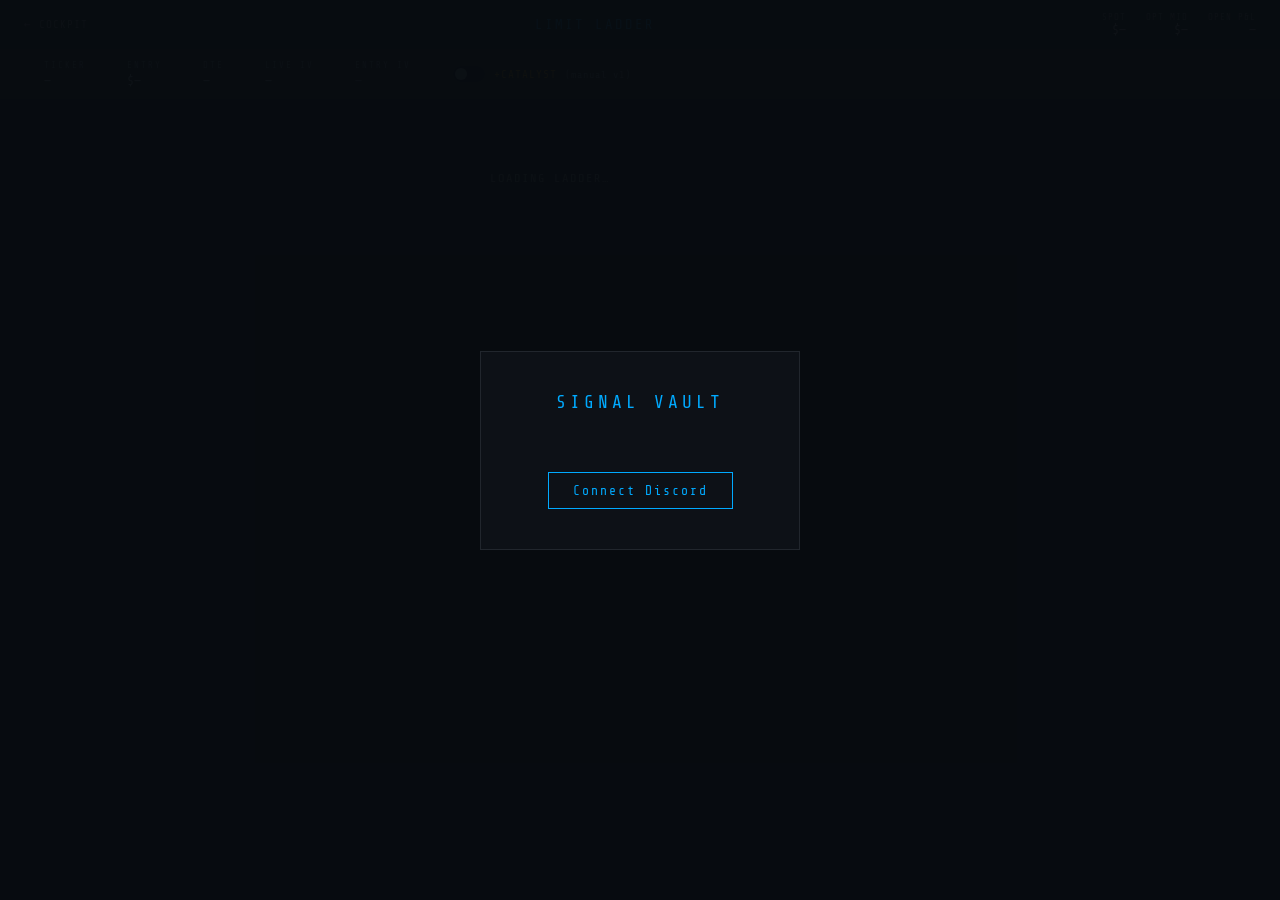
<file: ladder.html>
<!DOCTYPE html>
<html lang="en">
<head>
  <meta charset="UTF-8">
  <meta name="viewport" content="width=device-width, initial-scale=1.0">
  <title>LIMIT LADDER — SIGNAL VAULT</title>
  <link href="https://fonts.googleapis.com/css2?family=Share+Tech+Mono&family=Rajdhani:wght@400;600;700&display=swap" rel="stylesheet">
  <style>
    :root {
      --bg:        #080c10;
      --bg2:       #0d1117;
      --bg3:       #161b22;
      --border:    #21262d;
      --bull:      #00ff88;
      --bear:      #ff3355;
      --amber:     #f0a500;
      --neutral:   #8899aa;
      --accent:    #00aaff;
      --text:      #cdd9e5;
      --text2:     #8899aa;
      --font-mono: 'Share Tech Mono', monospace;
      --font-ui:   'Rajdhani', sans-serif;
    }
    * { margin:0; padding:0; box-sizing:border-box; }
    body { background:var(--bg); color:var(--text); font-family:var(--font-ui); min-height:100vh; }

    /* auth overlay */
    .auth-overlay {
      position:fixed; inset:0; background:rgba(8,12,16,.97);
      display:flex; align-items:center; justify-content:center; z-index:999;
    }
    .auth-box {
      background:var(--bg2); border:1px solid var(--border);
      padding:40px 48px; text-align:center; min-width:320px;
    }
    .auth-logo { font-family:var(--font-mono); font-size:18px; color:var(--accent); letter-spacing:4px; margin-bottom:24px; }
    .auth-note { font-family:var(--font-mono); font-size:12px; color:var(--neutral); margin-bottom:20px; min-height:16px; }
    .auth-btn {
      background:transparent; border:1px solid var(--accent); color:var(--accent);
      font-family:var(--font-mono); font-size:13px; letter-spacing:2px;
      padding:10px 24px; cursor:pointer;
    }
    .auth-btn:hover { background:rgba(0,170,255,.1); }

    /* header */
    .ld-header {
      display:flex; align-items:center; justify-content:space-between; gap:16px;
      padding:12px 24px; background:var(--bg2); border-bottom:1px solid var(--border);
      position:sticky; top:0; z-index:100;
    }
    .ld-back {
      font-family:var(--font-mono); font-size:11px; color:var(--text2);
      text-decoration:none; letter-spacing:1px; white-space:nowrap; flex-shrink:0;
    }
    .ld-back:hover { color:var(--accent); }
    .ld-contract {
      font-family:var(--font-mono); font-size:14px; color:var(--accent);
      letter-spacing:2px; flex:1; text-align:center;
    }
    .ld-live-strip { display:flex; align-items:center; gap:20px; flex-shrink:0; }
    .ld-live-item { display:flex; flex-direction:column; align-items:flex-end; }
    .ld-live-lbl { font-family:var(--font-mono); font-size:9px; color:var(--text2); letter-spacing:1px; }
    .ld-live-val { font-family:var(--font-mono); font-size:13px; color:var(--text); }
    .ld-live-val.bull { color:var(--bull); }
    .ld-live-val.bear { color:var(--bear); }

    /* context bar */
    .ld-ctx {
      display:flex; align-items:stretch; padding:0 24px;
      background:var(--bg3); border-bottom:1px solid var(--border);
      font-family:var(--font-mono); font-size:12px; overflow-x:auto;
    }
    .ctx-cell {
      display:flex; flex-direction:column; justify-content:center;
      padding:10px 20px; border-right:1px solid var(--border); white-space:nowrap; gap:3px;
    }
    .ctx-lbl { font-size:9px; color:var(--text2); letter-spacing:2px; text-transform:uppercase; }
    .ctx-val { font-size:13px; color:var(--text); }
    .ctx-val.muted { color:var(--neutral); }
    .iv-warn { font-size:11px; color:var(--bear); letter-spacing:1px; }

    /* catalyst toggle */
    .cat-cell {
      display:flex; align-items:center; gap:8px;
      padding:10px 20px; border-right:1px solid var(--border);
    }
    .cat-lbl {
      display:flex; align-items:center; gap:8px; cursor:pointer;
      font-size:11px; color:var(--amber); letter-spacing:1px; white-space:nowrap;
    }
    .cat-lbl input[type=checkbox] { display:none; }
    .cat-pill {
      width:34px; height:18px; background:var(--bg); border:1px solid var(--border);
      border-radius:9px; position:relative; transition:background .2s;
    }
    .cat-pill::after {
      content:''; position:absolute; top:2px; left:2px;
      width:12px; height:12px; border-radius:50%;
      background:var(--neutral); transition:transform .2s,background .2s;
    }
    .cat-lbl input:checked ~ .cat-pill { background:rgba(240,165,0,.15); border-color:var(--amber); }
    .cat-lbl input:checked ~ .cat-pill::after { transform:translateX(16px); background:var(--amber); }
    .crush-wrap { display:flex; align-items:center; gap:4px; }
    .crush-input {
      width:42px; background:var(--bg); border:1px solid var(--amber);
      color:var(--amber); font-family:var(--font-mono); font-size:12px;
      padding:2px 6px; text-align:right;
    }
    .crush-pct { font-size:11px; color:var(--amber); }

    /* main */
    .ld-main { padding:24px; max-width:1100px; }
    .ld-msg { font-family:var(--font-mono); font-size:12px; color:var(--text2); text-align:center; padding:48px; letter-spacing:2px; }
    .ld-error { font-family:var(--font-mono); font-size:12px; color:var(--bear); text-align:center; padding:48px; }

    /* ladder table */
    .ld-tbl { width:100%; border-collapse:collapse; font-family:var(--font-mono); font-size:12px; }
    .ld-tbl th {
      font-size:9px; color:var(--text2); letter-spacing:2px; text-transform:uppercase;
      padding:0 12px 10px; border-bottom:1px solid var(--border); text-align:left;
    }
    .ld-tbl th.r { text-align:right; }
    .ld-tbl td { padding:10px 12px; vertical-align:middle; }
    .ld-tbl tr.lvl-row { border-bottom:1px solid rgba(33,38,45,.5); }
    .ld-tbl tr.lvl-row:hover { background:rgba(255,255,255,.02); }
    .td-lbl { color:var(--text2); font-size:11px; letter-spacing:1px; }
    .td-stock { color:var(--text); text-align:right; }
    .td-price { color:var(--text); text-align:right; }
    .td-num   { text-align:right; }
    .td-dash  { color:var(--neutral); text-align:right; }
    .td-bull  { color:var(--bull); text-align:right; }
    .td-bear  { color:var(--bear); text-align:right; }

    /* ATR pill */
    .pill {
      display:inline-block; padding:2px 8px; border-radius:2px;
      font-size:10px; font-weight:700; letter-spacing:1px; white-space:nowrap;
    }
    .pill-green  { background:rgba(0,255,136,.10); color:var(--bull);   border:1px solid rgba(0,255,136,.25); }
    .pill-amber  { background:rgba(240,165,0,.10); color:var(--amber);  border:1px solid rgba(240,165,0,.25); }
    .pill-red    { background:rgba(255,51,85,.10);  color:var(--bear);   border:1px solid rgba(255,51,85,.25); }
    .pill-neutral{ background:var(--bg3);           color:var(--neutral); border:1px solid var(--border); }

    /* copy button */
    .copy-btn {
      background:transparent; border:1px solid var(--border); color:var(--text2);
      font-family:var(--font-mono); font-size:10px; padding:3px 8px;
      cursor:pointer; letter-spacing:1px;
    }
    .copy-btn:hover { border-color:var(--accent); color:var(--accent); }

    /* anticipated section */
    .ant-section { margin-top:28px; border-top:1px solid var(--border); padding-top:20px; }
    .ant-hdr { display:flex; align-items:center; justify-content:space-between; margin-bottom:16px; }
    .ant-title { font-family:var(--font-mono); font-size:10px; letter-spacing:3px; color:var(--text2); }
    .ant-btns  { display:flex; gap:8px; }
    .ant-add {
      background:transparent; border:1px solid var(--border); color:var(--text2);
      font-family:var(--font-mono); font-size:10px; padding:4px 12px;
      cursor:pointer; letter-spacing:1px;
    }
    .ant-add:hover { border-color:var(--amber); color:var(--amber); }
    .ant-empty { font-family:var(--font-mono); font-size:11px; color:var(--text2); padding:12px 0; }

    /* anticipated row */
    .ld-tbl tr.ant-row { border-left:3px solid var(--amber); border-bottom:1px solid var(--border); background:var(--bg2); }
    .ant-tag  { color:var(--amber); font-size:10px; letter-spacing:1px; }
    .ant-inp  {
      width:100%; background:var(--bg); border:1px solid var(--border);
      color:var(--text); font-family:var(--font-mono); font-size:12px; padding:4px 8px;
    }
    .ant-inp:focus    { outline:none; border-color:var(--amber); background:rgba(240,165,0,.05); }
    .ant-inp.anchor   { border-color:var(--amber); background:rgba(240,165,0,.05); }
    .ant-computed     { color:var(--text); }
    .ant-solving      { color:var(--neutral); font-size:11px; }
    .ant-nofill       { color:var(--bear); font-size:11px; letter-spacing:1px; }
    .ant-rm {
      background:transparent; border:none; color:var(--text2);
      font-size:18px; line-height:1; cursor:pointer; padding:0 4px;
    }
    .ant-rm:hover { color:var(--bear); }

    /* toast */
    .toast {
      position:fixed; bottom:24px; right:24px;
      background:var(--bg2); border:1px solid var(--bull); color:var(--bull);
      font-family:var(--font-mono); font-size:11px; letter-spacing:1px;
      padding:8px 16px; opacity:0; transition:opacity .2s; pointer-events:none; z-index:200;
    }
    .toast.show { opacity:1; }
  </style>
</head>
<body>

<!-- auth overlay -->
<div id="authOverlay" class="auth-overlay">
  <div class="auth-box">
    <div class="auth-logo">SIGNAL VAULT</div>
    <p class="auth-note" id="authNote"></p>
    <button class="auth-btn" id="authBtn">Connect Discord</button>
  </div>
</div>

<!-- header -->
<header class="ld-header">
  <a href="dashboard.html" class="ld-back">← COCKPIT</a>
  <span class="ld-contract" id="hdContract">LIMIT LADDER</span>
  <div class="ld-live-strip">
    <div class="ld-live-item">
      <span class="ld-live-lbl">SPOT</span>
      <span class="ld-live-val" id="hdSpot">$—</span>
    </div>
    <div class="ld-live-item">
      <span class="ld-live-lbl">OPT MID</span>
      <span class="ld-live-val" id="hdMid">$—</span>
    </div>
    <div class="ld-live-item">
      <span class="ld-live-lbl">OPEN P&amp;L</span>
      <span class="ld-live-val" id="hdPnl">—</span>
    </div>
  </div>
</header>

<!-- context bar -->
<div class="ld-ctx">
  <div class="ctx-cell">
    <span class="ctx-lbl">TICKER</span>
    <span class="ctx-val" id="ctxTicker">—</span>
  </div>
  <div class="ctx-cell">
    <span class="ctx-lbl">ENTRY</span>
    <span class="ctx-val" id="ctxEntry">$—</span>
  </div>
  <div class="ctx-cell">
    <span class="ctx-lbl">DTE</span>
    <span class="ctx-val" id="ctxDte">—</span>
  </div>
  <div class="ctx-cell">
    <span class="ctx-lbl">LIVE IV</span>
    <span class="ctx-val" id="ctxIv">—</span>
  </div>
  <div class="ctx-cell">
    <span class="ctx-lbl">ENTRY IV</span>
    <span class="ctx-val muted" id="ctxEntryIv">—</span>
  </div>
  <div class="cat-cell">
    <label class="cat-lbl">
      <input type="checkbox" id="catToggle">
      <div class="cat-pill"></div>
      +CATALYST <small style="color:var(--text2);font-size:10px">(manual v1)</small>
    </label>
  </div>
  <div class="ctx-cell" id="crushCell" style="display:none">
    <span class="ctx-lbl">IV CRUSH</span>
    <div class="crush-wrap">
      <input class="crush-input" type="number" id="crushPct" value="20" min="0" max="80">
      <span class="crush-pct">%</span>
    </div>
  </div>
  <div class="ctx-cell" id="ivWarnCell" style="display:none">
    <span class="ctx-lbl">&nbsp;</span>
    <span class="iv-warn">⚠ IV UNAVAIL — PRICES DISABLED</span>
  </div>
</div>

<!-- main -->
<main class="ld-main">
  <div id="ldLoading" class="ld-msg">LOADING LADDER…</div>
  <div id="ldError"   class="ld-error"  style="display:none"></div>

  <div id="ldContent" style="display:none">

    <table class="ld-tbl" id="lvlTable">
      <thead>
        <tr>
          <th>LEVEL</th>
          <th class="r">STOCK</th>
          <th>REACH</th>
          <th class="r">OPT PRICE</th>
          <th class="r">GAIN %</th>
          <th class="r">GAIN $</th>
          <th></th>
        </tr>
      </thead>
      <tbody id="lvlBody"></tbody>
    </table>

    <!-- anticipated -->
    <div class="ant-section">
      <div class="ant-hdr">
        <span class="ant-title">ANTICIPATED TARGETS</span>
        <div class="ant-btns">
          <button class="ant-add" id="addByLevel">+ BY LEVEL</button>
          <button class="ant-add" id="addByPrice">+ BY LIMIT $</button>
        </div>
      </div>
      <table class="ld-tbl">
        <thead>
          <tr>
            <th>TYPE</th>
            <th class="r">STOCK LEVEL</th>
            <th>REACH</th>
            <th class="r">LIMIT PRICE</th>
            <th class="r">GAIN %</th>
            <th class="r">GAIN $</th>
            <th></th>
          </tr>
        </thead>
        <tbody id="antBody"></tbody>
      </table>
      <p class="ant-empty" id="antEmpty">No anticipated targets — add one above.</p>
    </div>

  </div><!-- /ldContent -->
</main>

<div class="toast" id="toast">Copied</div>

<script src="js/config.js"></script>
<script src="js/discord-auth.js"></script>
<script>
(() => {
  'use strict';

  const API = CONFIG.backendUrl;

  // ── State ────────────────────────────────────────────────────────────────
  let authToken = null;
  let data      = null;   // /api/ladder response
  let rows      = [];     // anticipated: [{id, mode:'level'|'price', inputVal, solvedLevel, solving}]
  let nextId    = 0;

  const posId = new URLSearchParams(window.location.search).get('pos') || '';

  // ── API ──────────────────────────────────────────────────────────────────
  function authHdr() { return { Authorization: 'Bearer ' + authToken }; }

  async function get(path) {
    const r = await fetch(API + path, { headers: authHdr() });
    if (!r.ok) throw new Error(r.status + ': ' + path);
    return r.json();
  }

  // ── Formatters ───────────────────────────────────────────────────────────
  function fmtP(n, d=2)  { return n == null ? '—' : '$' + n.toFixed(d); }
  function fmtPct(n)     { return n == null ? '—' : (n>=0?'+':'')+n.toFixed(1)+'%'; }
  function fmtG$(n)      { return n == null ? '—' : (n>=0?'+$':'-$')+Math.abs(n).toLocaleString('en-US',{maximumFractionDigits:0}); }
  function gainCls(n)    { return n == null ? 'td-dash' : (n>=0 ? 'td-bull' : 'td-bear'); }

  // ── Client-side Black-Scholes (mirrors projection.py exactly) ────────────
  // Abramowitz & Stegun rational approximation — max error ~1.5e-7.
  function normCdf(x) {
    const p = 0.2316419, b = [0.319381530,-0.356563782,1.781477937,-1.821255978,1.330274429];
    const t = 1/(1+p*Math.abs(x));
    const poly = t*(b[0]+t*(b[1]+t*(b[2]+t*(b[3]+t*b[4]))));
    const c = 1 - (1/Math.sqrt(2*Math.PI))*Math.exp(-0.5*x*x)*poly;
    return x >= 0 ? c : 1-c;
  }

  function bsP(dir, S, K, T, sig, r) {
    r = r ?? 0.04;
    if (T <= 0) return dir==='call' ? Math.max(S-K,0) : Math.max(K-S,0);
    const sq = Math.sqrt(T);
    const d1 = (Math.log(S/K)+(r+0.5*sig*sig)*T)/(sig*sq);
    const d2 = d1-sig*sq;
    return dir==='call'
      ? S*normCdf(d1)-K*Math.exp(-r*T)*normCdf(d2)
      : K*Math.exp(-r*T)*normCdf(-d2)-S*normCdf(-d1);
  }

  // Client-side inverse: mirrors /api/ladder/solve bisection.
  function clientSolve(dir, K, T, sig, r, target) {
    if (!sig || T<=0 || target<=0) return null;
    const sign = dir==='call' ? 1 : -1;
    let lo=Math.max(K*0.1,0.01), hi=K*4;
    if (sign*(bsP(dir,lo,K,T,sig,r)-target)>=0) return null;
    if (sign*(bsP(dir,hi,K,T,sig,r)-target)<=0) return null;
    for (let i=0; i<100; i++) {
      const m=0.5*(lo+hi), pm=bsP(dir,m,K,T,sig,r);
      if (Math.abs(pm-target)<0.005) return Math.round(m*10000)/10000;
      if (sign*(pm-target)<0) lo=m; else hi=m;
    }
    return null;
  }

  // ── Effective sigma with optional catalyst crush ──────────────────────────
  function effSig() {
    if (!data || data.sigma == null) return null;
    if (document.getElementById('catToggle').checked) {
      const pct = Math.min(Math.max(parseFloat(document.getElementById('crushPct').value)||20, 0), 80);
      return data.sigma * (1 - pct/100);
    }
    return data.sigma;
  }

  // ── ATR pill ─────────────────────────────────────────────────────────────
  function pillHtml(dist) {
    if (dist == null) return '<span class="pill pill-neutral">—</span>';
    const cls = dist<=0.3 ? 'pill-green' : dist<=0.5 ? 'pill-amber' : 'pill-red';
    return `<span class="pill ${cls}">${dist.toFixed(2)}×</span>`;
  }

  function atrDist(stockLevel) {
    if (!data || data.atr == null || data.stock_live == null) return null;
    return Math.round(Math.abs(stockLevel - data.stock_live) / data.atr * 100) / 100;
  }

  // ── Label map ─────────────────────────────────────────────────────────────
  const LBL = {
    '52WH':'52W HIGH','52WL':'52W LOW','ATH':'ALL-TIME HIGH','ATL':'ALL-TIME LOW',
    'PDH2':'PDH-2','PDL2':'PDL-2','ROUND_ABOVE':'ROUND ↑','ROUND_BELOW':'ROUND ↓',
  };
  function lbl(s) {
    if (LBL[s]) return LBL[s];
    if (s.startsWith('SWING_UP_')) return 'SWING ↑'+s.slice(9);
    if (s.startsWith('SWING_DN_')) return 'SWING ↓'+s.slice(9);
    return s;
  }

  // ── Render header ────────────────────────────────────────────────────────
  function renderHeader() {
    const d = data;
    const exp = d.expiry ? d.expiry.slice(2) : '—';
    document.getElementById('hdContract').textContent =
      `${d.ticker} · ${(d.direction||'').toUpperCase()} $${d.strike} ${exp}`;

    document.getElementById('hdSpot').textContent = d.stock_live!=null ? fmtP(d.stock_live) : '$—';
    document.getElementById('hdMid').textContent  = d.live_mid!=null   ? fmtP(d.live_mid)   : '$—';

    const pnl = (d.live_mid!=null && d.entry_price)
      ? (d.live_mid - d.entry_price) * (d.contracts_open||0) * 100 : null;
    const el  = document.getElementById('hdPnl');
    el.textContent = pnl==null ? '—' : (pnl>=0?'+$':'-$')+Math.abs(pnl).toFixed(0);
    el.className   = 'ld-live-val' + (pnl==null?'':(pnl>=0?' bull':' bear'));
  }

  // ── Render context bar ───────────────────────────────────────────────────
  function renderCtx() {
    const d = data;
    document.getElementById('ctxTicker').textContent  = d.ticker || '—';
    document.getElementById('ctxEntry').textContent   = d.entry_price!=null ? fmtP(d.entry_price) : '$—';
    document.getElementById('ctxDte').textContent     = d.days_remain!=null ? d.days_remain+'d' : '—';
    document.getElementById('ctxEntryIv').textContent = d.entry_iv!=null ? (d.entry_iv*100).toFixed(1)+'%' : '—';

    // Display the calendar-annualized IV (d.iv, matches Tradier/broker), scaled by the same
    // catalyst crush as the math σ. d.sigma (trading-time basis) is for pricing only.
    const sig = effSig();
    const ivDisp = (sig!=null && d.iv!=null && d.sigma) ? d.iv * (sig / d.sigma) : null;
    document.getElementById('ctxIv').textContent = ivDisp!=null ? (ivDisp*100).toFixed(1)+'%' : '—';
    document.getElementById('ivWarnCell').style.display = d.iv_ok ? 'none' : '';
  }

  // ── Render computed level rows ────────────────────────────────────────────
  function renderComputed() {
    const d    = data;
    const sig  = effSig();
    const T    = d.T_remain;
    const dir  = d.direction;
    const K    = d.strike;
    const r    = 0.04;
    const ent  = d.entry_price;
    const c    = d.contracts_open || 0;

    // Use server opt_price when no catalyst, re-price client-side when catalyst on.
    const catOn = document.getElementById('catToggle').checked;

    const html = d.levels.map(row => {
      let optP = null;
      if (d.iv_ok && T>0 && sig!=null) {
        optP = catOn ? bsP(dir, row.level, K, T, sig, r) : row.opt_price;
      }
      const gPct = (optP!=null && ent) ? (optP-ent)/ent*100 : null;
      const g$   = (optP!=null && ent) ? (optP-ent)*c*100   : null;

      return `<tr class="lvl-row">
  <td class="td-lbl">${lbl(row.label)}</td>
  <td class="td-stock">$${row.level.toFixed(2)}</td>
  <td>${pillHtml(row.atr_dist)}</td>
  <td class="${optP!=null?'td-price':'td-dash'} td-num">${optP!=null?fmtP(optP):'—'}</td>
  <td class="${gainCls(gPct)} td-num">${fmtPct(gPct)}</td>
  <td class="${gainCls(g$)} td-num">${fmtG$(g$)}</td>
  <td>${optP!=null?`<button class="copy-btn" data-copy="${optP.toFixed(2)}">↗</button>`:''}</td>
</tr>`;
    }).join('');

    document.getElementById('lvlBody').innerHTML =
      html || '<tr><td colspan="7" class="td-dash" style="text-align:center;padding:20px">No SR levels available</td></tr>';
  }

  // ── Render single anticipated row cells (no input re-render) ─────────────
  // Targets specific tds by order so the focused input is never replaced.
  function refreshAntRow(row) {
    const tr = document.querySelector(`tr.ant-row[data-id="${row.id}"]`);
    if (!tr) return;
    const tds = tr.querySelectorAll('td');
    if (!tds[1]) return;  // safety

    const d    = data;
    const sig  = effSig();
    const T    = d.T_remain;
    const dir  = d.direction;
    const K    = d.strike;
    const r    = 0.04;
    const ent  = d.entry_price;
    const c    = d.contracts_open || 0;

    let stockDisp, priceDisp, atrVal, gPct, g$;

    if (row.mode === 'level') {
      const S   = parseFloat(row.inputVal) || null;
      const optP = (S && sig && T>0 && d.iv_ok) ? bsP(dir, S, K, T, sig, r) : null;
      gPct       = (optP!=null && ent) ? (optP-ent)/ent*100 : null;
      g$         = (optP!=null && ent) ? (optP-ent)*c*100   : null;
      atrVal     = S!=null ? atrDist(S) : null;
      // tds[1] = input (don't touch), tds[2]=reach, tds[3]=price, tds[4]=%, tds[5]=$
      tds[2].innerHTML = pillHtml(atrVal);
      tds[3].innerHTML = optP!=null ? `<span class="ant-computed">${fmtP(optP)}</span>` : '<span class="td-dash">—</span>';

    } else {
      // price mode: tds[1]=solved level display, tds[3]=input (don't touch)
      const target = parseFloat(row.inputVal) || null;
      let S = row.solvedLevel;
      // If catalyst active, re-solve client-side with crushed sigma
      if (S!=null && sig!==d.sigma) {
        S = clientSolve(dir, K, T, sig, r, target);
      }
      atrVal = S!=null ? atrDist(S) : null;
      gPct   = (target!=null && ent) ? (target-ent)/ent*100 : null;
      g$     = (target!=null && ent) ? (target-ent)*c*100   : null;

      if (row.solving) {
        tds[1].innerHTML = '<span class="ant-solving">solving…</span>';
      } else if (S!=null) {
        tds[1].innerHTML = `<span class="ant-computed">$${S.toFixed(2)}</span>`;
      } else if (target!=null) {
        tds[1].innerHTML = '<span class="ant-nofill">NO FILL</span>';
      } else {
        tds[1].innerHTML = '<span class="td-dash">—</span>';
      }
      tds[2].innerHTML = pillHtml(atrVal);
    }

    tds[4].innerHTML = `<span class="${gainCls(gPct)} td-num">${fmtPct(gPct)}</span>`;
    tds[5].innerHTML = `<span class="${gainCls(g$)} td-num">${fmtG$(g$)}</span>`;
  }

  // ── Full re-render of anticipated tbody (add/remove only) ─────────────────
  function renderAnt() {
    const tbody = document.getElementById('antBody');
    const empty = document.getElementById('antEmpty');
    if (!rows.length) {
      tbody.innerHTML = '';
      empty.style.display = '';
      return;
    }
    empty.style.display = 'none';

    const d   = data;
    const sig = effSig();
    const T   = d.T_remain, dir=d.direction, K=d.strike, r=0.04;
    const ent = d.entry_price, c=d.contracts_open||0;

    tbody.innerHTML = rows.map(row => {
      let colStock, colPrice, colAtr, gPct, g$;

      if (row.mode === 'level') {
        const S    = parseFloat(row.inputVal)||null;
        const optP = (S&&sig&&T>0&&d.iv_ok) ? bsP(dir,S,K,T,sig,r) : null;
        gPct       = (optP!=null&&ent) ? (optP-ent)/ent*100 : null;
        g$         = (optP!=null&&ent) ? (optP-ent)*c*100   : null;
        const ad   = S!=null ? atrDist(S) : null;
        colStock = `<input class="ant-inp anchor" type="number" step="0.01"
          value="${row.inputVal}" placeholder="stock $"
          data-id="${row.id}" data-mode="level">`;
        colPrice = optP!=null ? `<span class="ant-computed">${fmtP(optP)}</span>` : '<span class="td-dash">—</span>';
        colAtr   = pillHtml(ad);

      } else {
        const target = parseFloat(row.inputVal)||null;
        let S = row.solvedLevel;
        if (S!=null && sig!==d.sigma) S = clientSolve(dir,K,T,sig,r,target);
        gPct = (target!=null&&ent) ? (target-ent)/ent*100 : null;
        g$   = (target!=null&&ent) ? (target-ent)*c*100   : null;
        const ad = S!=null ? atrDist(S) : null;
        colStock = row.solving
          ? '<span class="ant-solving">solving…</span>'
          : S!=null ? `<span class="ant-computed">$${S.toFixed(2)}</span>`
          : target!=null ? '<span class="ant-nofill">NO FILL</span>'
          : '<span class="td-dash">—</span>';
        colPrice = `<input class="ant-inp anchor" type="number" step="0.01"
          value="${row.inputVal}" placeholder="limit $"
          data-id="${row.id}" data-mode="price">`;
        colAtr = pillHtml(ad);
      }

      return `<tr class="ant-row" data-id="${row.id}">
  <td class="td-lbl ant-tag">${row.mode==='level'?'BY LEVEL':'BY LIMIT $'}</td>
  <td class="td-num">${colStock}</td>
  <td>${colAtr}</td>
  <td class="td-num">${colPrice}</td>
  <td class="${gainCls(gPct)} td-num">${fmtPct(gPct)}</td>
  <td class="${gainCls(g$)} td-num">${fmtG$(g$)}</td>
  <td><button class="ant-rm" data-id="${row.id}" title="Remove">×</button></td>
</tr>`;
    }).join('');

    wireAnt();
  }

  // ── Refresh all prices without rebuilding inputs ──────────────────────────
  function refreshPrices() {
    renderCtx();
    renderComputed();
    rows.forEach(row => refreshAntRow(row));
    wireCopy();
  }

  // ── Solve endpoint (price→level) ─────────────────────────────────────────
  const debounce = {};
  async function solveRow(id) {
    const row = rows.find(r => r.id===id);
    if (!row || row.mode!=='price') return;
    const target = parseFloat(row.inputVal);
    if (!target || target<=0) { refreshAntRow(row); return; }

    row.solving = true;
    row.solvedLevel = null;
    refreshAntRow(row);

    try {
      const res = await get(`/api/ladder/solve?position_id=${encodeURIComponent(posId)}&target_price=${target}`);
      const r2  = rows.find(r => r.id===id);
      if (!r2) return;
      r2.solving     = false;
      r2.solvedLevel = res.level;   // null → unreachable
    } catch (_) {
      const r2 = rows.find(r => r.id===id);
      if (r2) { r2.solving=false; r2.solvedLevel=null; }
    }
    const r2 = rows.find(r => r.id===id);
    if (r2) refreshAntRow(r2);
  }

  // ── Wire anticipated row inputs ───────────────────────────────────────────
  function wireAnt() {
    document.querySelectorAll('.ant-inp').forEach(inp => {
      inp.addEventListener('input', function() {
        const id   = parseInt(this.dataset.id);
        const mode = this.dataset.mode;
        const row  = rows.find(r => r.id===id);
        if (!row) return;
        row.inputVal = this.value;
        if (mode==='level') {
          refreshAntRow(row);
        } else {
          clearTimeout(debounce[id]);
          debounce[id] = setTimeout(()=>solveRow(id), 500);
        }
      });
    });
    document.querySelectorAll('.ant-rm').forEach(btn => {
      btn.addEventListener('click', function() {
        const id = parseInt(this.dataset.id);
        rows = rows.filter(r => r.id!==id);
        renderAnt();
      });
    });
    wireCopy();
  }

  // ── Wire copy buttons ─────────────────────────────────────────────────────
  let toastTimer = null;
  function wireCopy() {
    document.querySelectorAll('.copy-btn').forEach(btn => {
      btn.onclick = function() {
        const v = this.dataset.copy;
        if (navigator.clipboard) {
          navigator.clipboard.writeText(v).catch(()=>{});
        } else {
          const t=document.createElement('textarea');
          t.value=v; t.style.cssText='position:fixed;opacity:0';
          document.body.appendChild(t); t.select(); document.execCommand('copy');
          document.body.removeChild(t);
        }
        const el = document.getElementById('toast');
        el.classList.add('show');
        clearTimeout(toastTimer);
        toastTimer = setTimeout(()=>el.classList.remove('show'), 1800);
      };
    });
  }

  // ── Load ladder ───────────────────────────────────────────────────────────
  async function loadLadder() {
    if (!posId) { showErr('No ?pos= in URL. Open this page from the cockpit.'); return; }
    try {
      const d = await get(`/api/ladder?position_id=${encodeURIComponent(posId)}`);
      if (!d.available) { showErr(d.error || 'Ladder unavailable for this position.'); return; }
      data = d;
      document.getElementById('ldLoading').style.display = 'none';
      document.getElementById('ldContent').style.display = '';

      renderHeader();
      renderCtx();
      renderComputed();
      renderAnt();
      wireCopy();
      wireGlobal();
    } catch (err) {
      showErr('Failed to load: ' + err.message);
    }
  }

  function showErr(msg) {
    document.getElementById('ldLoading').style.display = 'none';
    const el = document.getElementById('ldError');
    el.textContent = msg; el.style.display = '';
  }

  // ── Wire global controls ──────────────────────────────────────────────────
  function wireGlobal() {
    document.getElementById('catToggle').addEventListener('change', function() {
      document.getElementById('crushCell').style.display = this.checked ? '' : 'none';
      refreshPrices();
    });
    document.getElementById('crushPct').addEventListener('input', ()=>refreshPrices());

    document.getElementById('addByLevel').addEventListener('click', ()=>{
      rows.push({id:nextId++, mode:'level', inputVal:'', solvedLevel:null, solving:false});
      renderAnt();
    });
    document.getElementById('addByPrice').addEventListener('click', ()=>{
      rows.push({id:nextId++, mode:'price', inputVal:'', solvedLevel:null, solving:false});
      renderAnt();
    });
  }

  // ── Auth + init ───────────────────────────────────────────────────────────
  const overlay  = document.getElementById('authOverlay');
  const authNote = document.getElementById('authNote');
  const authBtn  = document.getElementById('authBtn');

  authBtn.addEventListener('click', ()=>DiscordAuth.startOAuth(CONFIG.discord.dashboardRedirectUri));

  async function init() {
    const auth = await DiscordAuth.init();
    if (auth.state !== 'authenticated') { overlay.style.display='flex'; return; }

    const sub = CONFIG.discord.subscriptionRoles;
    if (!auth.roles.includes(sub.pro) && !auth.roles.includes(sub.elite)) {
      overlay.style.display = 'flex';
      authNote.textContent  = 'Pro or Elite role required.';
      authBtn.textContent   = 'Subscribe';
      authBtn.onclick       = ()=>window.location.href='index.html';
      return;
    }

    authToken = DiscordAuth.getToken();
    try {
      const me = await get('/api/me');
      if (!me.is_admin) { showErr('This tool is admin-only in v1.'); return; }
    } catch (e) { showErr('Auth error: '+e.message); return; }

    overlay.style.display = 'none';
    await loadLadder();
  }

  init();
})();
</script>
</body>
</html>
</file>
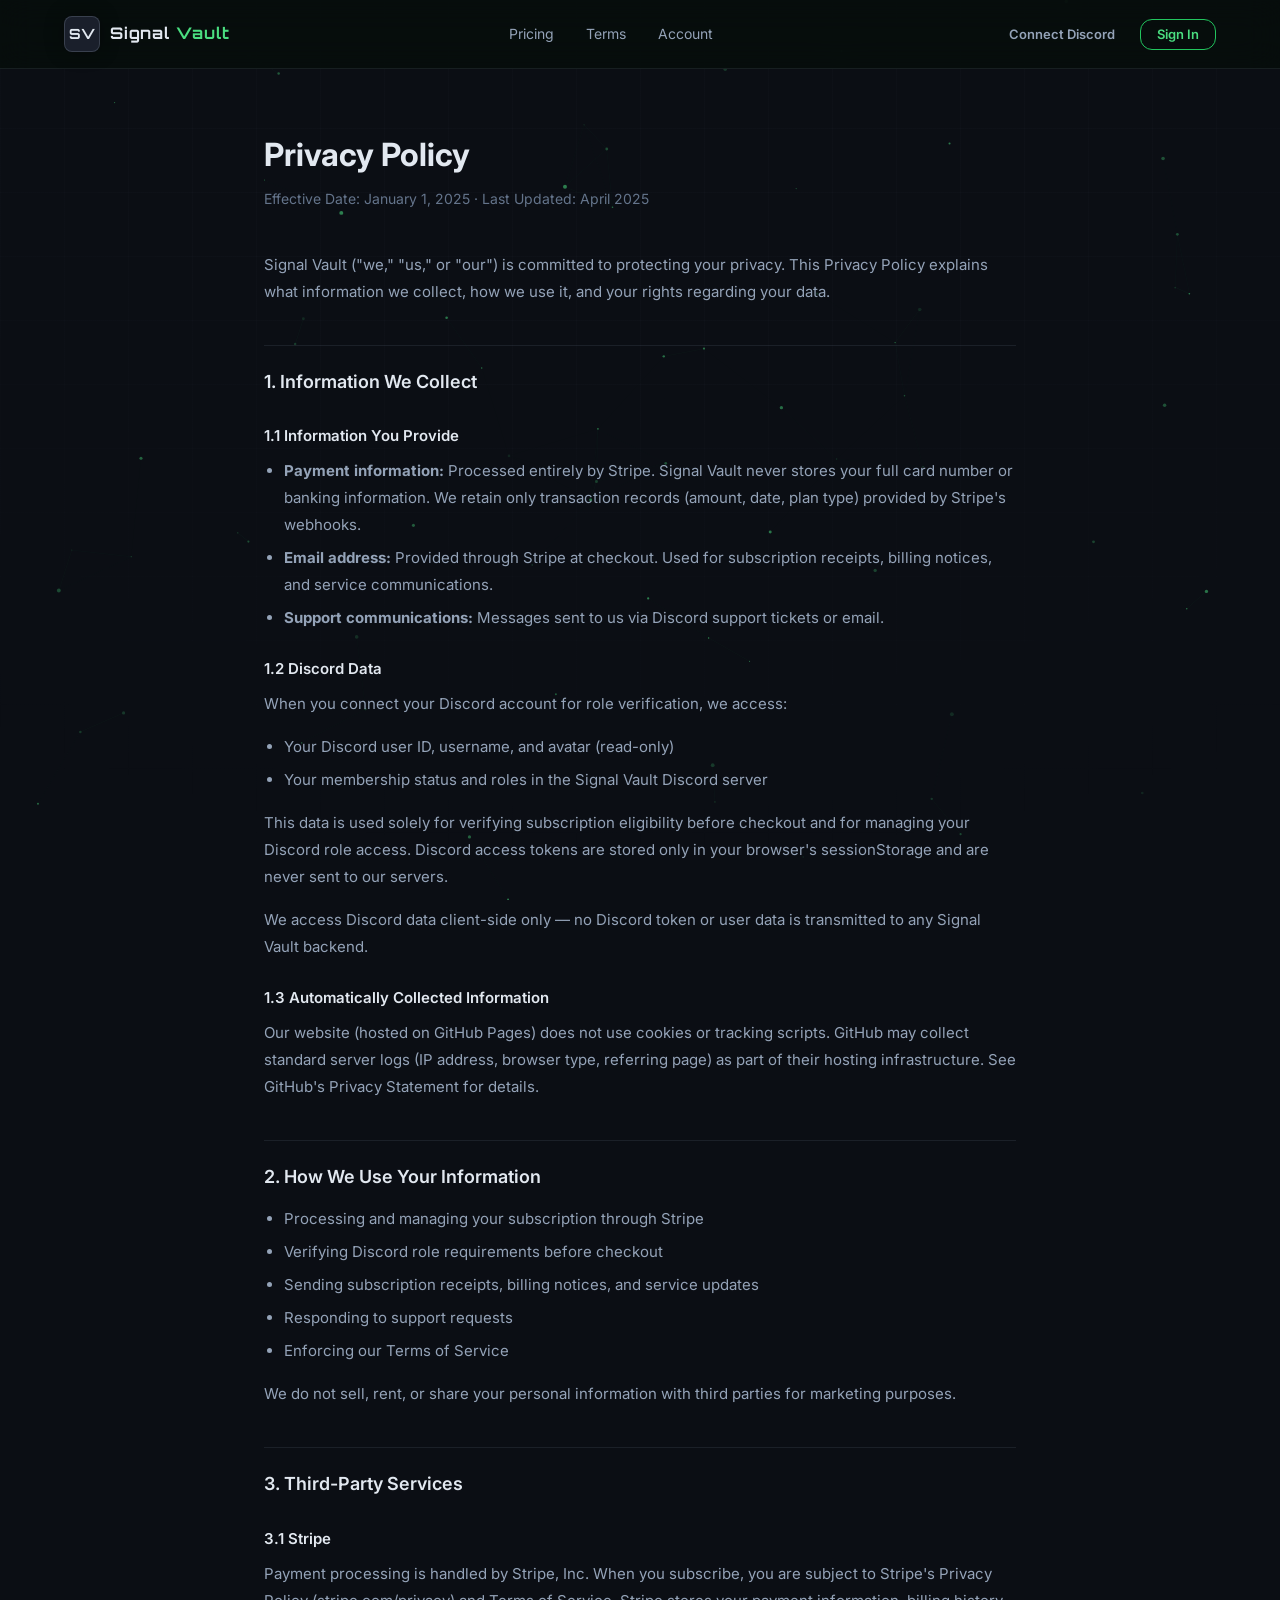
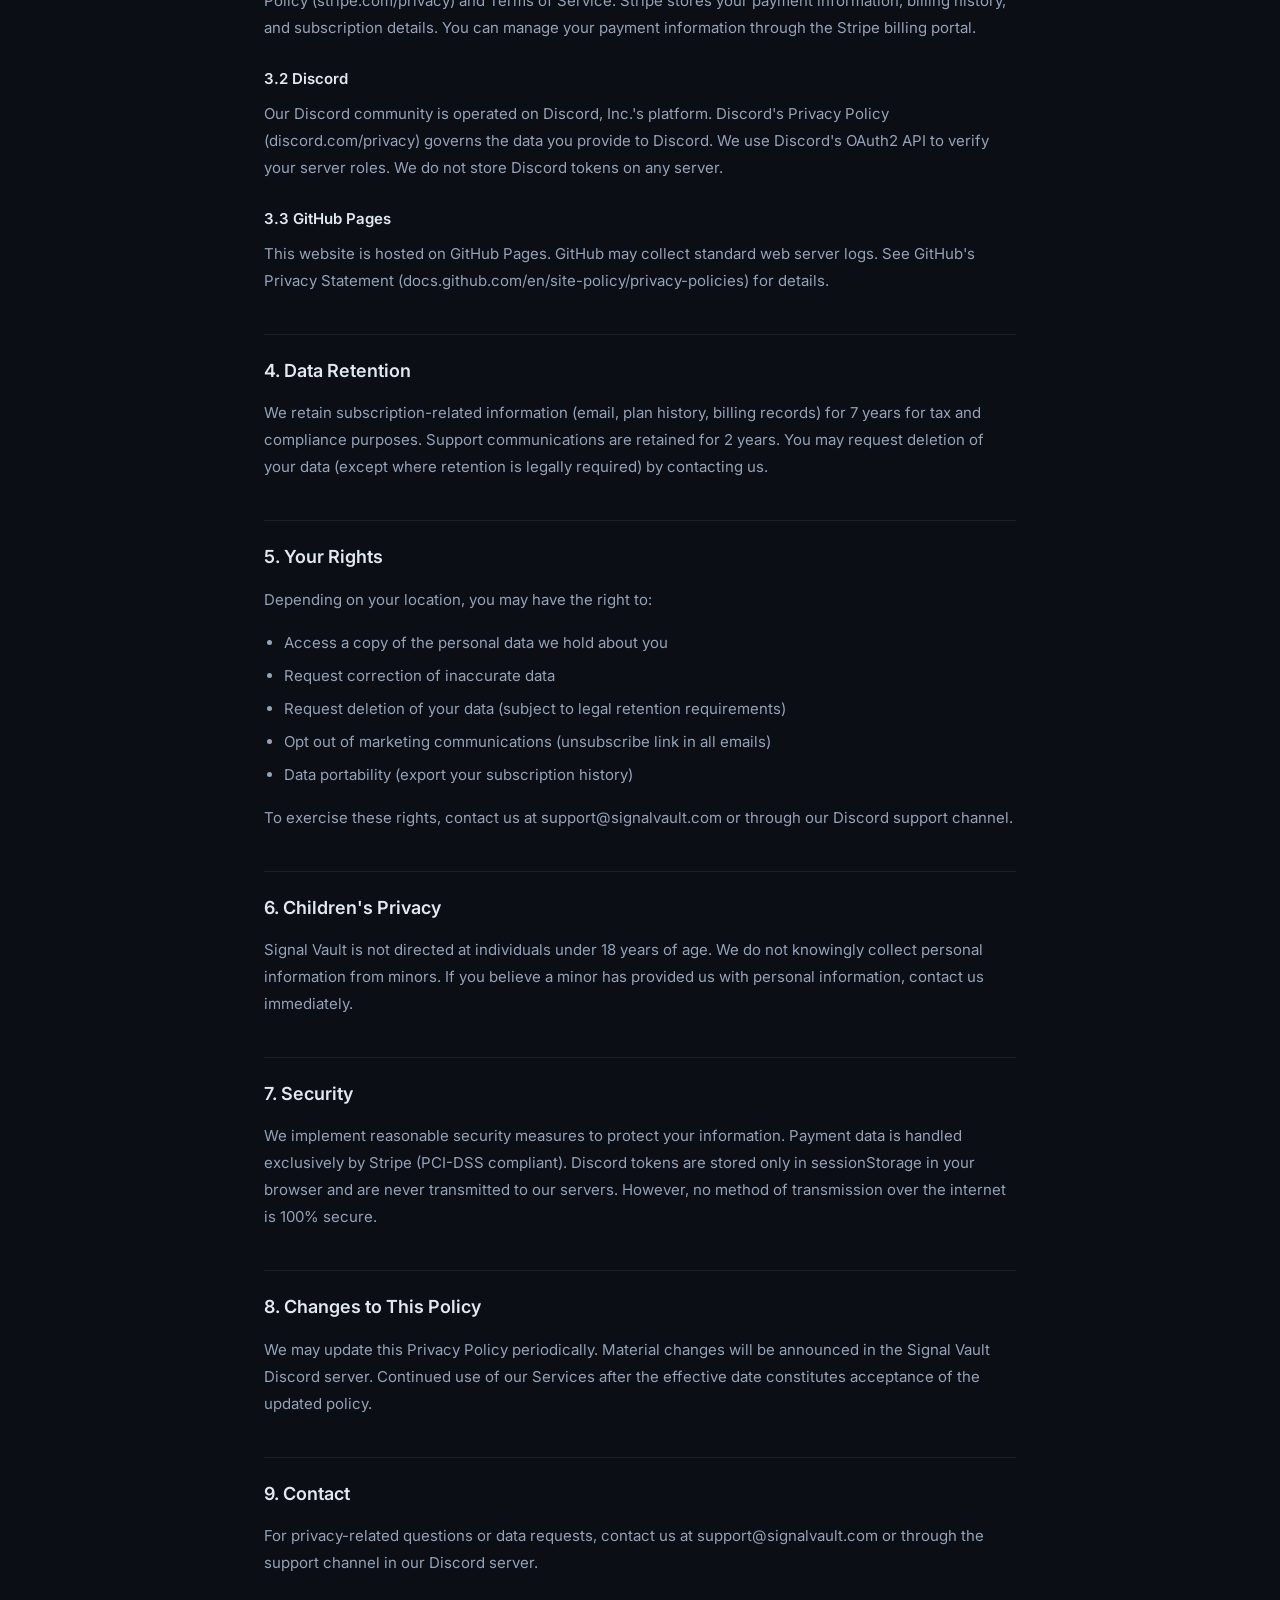
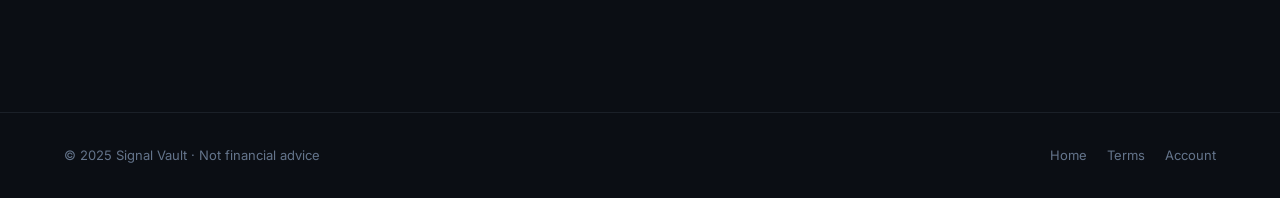
<file: privacy.html>
<!DOCTYPE html>
<html lang="en">
<head>
  <meta charset="UTF-8">
  <meta name="viewport" content="width=device-width, initial-scale=1.0">
  <title>Privacy Policy — Signal Vault</title>
  <link rel="icon" href="data:image/svg+xml,<svg xmlns='http://www.w3.org/2000/svg' viewBox='0 0 32 32'><rect width='32' height='32' rx='8' fill='%230f1d14'/><text y='22' x='5' font-size='20' fill='%234ade80'>SV</text></svg>">
  <link rel="stylesheet" href="css/style.css">
</head>
<body data-page="privacy">
  <canvas id="particles-canvas"></canvas>
  <div class="bg-grid"></div>

  <div class="page-wrapper">

    <nav class="nav">
      <div class="container">
        <div class="nav-inner">
          <a href="./index.html" class="nav-logo">
            <div class="nav-logo-mark">SV</div>
            <span class="nav-logo-text">Signal <span>Vault</span></span>
          </a>
          <div class="nav-links">
            <a href="./index.html">Pricing</a>
            <a href="./terms.html">Terms</a>
            <a href="./account.html">Account</a>
          </div>
          <div id="nav-user"></div>
        </div>
      </div>
    </nav>

    <div class="legal-page">
      <div class="container container-narrow">

        <div class="legal-header">
          <h1>Privacy Policy</h1>
          <p>Effective Date: January 1, 2025 · Last Updated: April 2025</p>
        </div>

        <div class="legal-content">

          <p>Signal Vault ("we," "us," or "our") is committed to protecting your privacy. This Privacy Policy explains what information we collect, how we use it, and your rights regarding your data.</p>

          <h2>1. Information We Collect</h2>

          <h3>1.1 Information You Provide</h3>
          <ul>
            <li><strong>Payment information:</strong> Processed entirely by Stripe. Signal Vault never stores your full card number or banking information. We retain only transaction records (amount, date, plan type) provided by Stripe's webhooks.</li>
            <li><strong>Email address:</strong> Provided through Stripe at checkout. Used for subscription receipts, billing notices, and service communications.</li>
            <li><strong>Support communications:</strong> Messages sent to us via Discord support tickets or email.</li>
          </ul>

          <h3>1.2 Discord Data</h3>
          <p>When you connect your Discord account for role verification, we access:</p>
          <ul>
            <li>Your Discord user ID, username, and avatar (read-only)</li>
            <li>Your membership status and roles in the Signal Vault Discord server</li>
          </ul>
          <p>This data is used solely for verifying subscription eligibility before checkout and for managing your Discord role access. Discord access tokens are stored only in your browser's sessionStorage and are never sent to our servers.</p>
          <p>We access Discord data client-side only — no Discord token or user data is transmitted to any Signal Vault backend.</p>

          <h3>1.3 Automatically Collected Information</h3>
          <p>Our website (hosted on GitHub Pages) does not use cookies or tracking scripts. GitHub may collect standard server logs (IP address, browser type, referring page) as part of their hosting infrastructure. See GitHub's Privacy Statement for details.</p>

          <h2>2. How We Use Your Information</h2>
          <ul>
            <li>Processing and managing your subscription through Stripe</li>
            <li>Verifying Discord role requirements before checkout</li>
            <li>Sending subscription receipts, billing notices, and service updates</li>
            <li>Responding to support requests</li>
            <li>Enforcing our Terms of Service</li>
          </ul>
          <p>We do not sell, rent, or share your personal information with third parties for marketing purposes.</p>

          <h2>3. Third-Party Services</h2>

          <h3>3.1 Stripe</h3>
          <p>Payment processing is handled by Stripe, Inc. When you subscribe, you are subject to Stripe's Privacy Policy (stripe.com/privacy) and Terms of Service. Stripe stores your payment information, billing history, and subscription details. You can manage your payment information through the Stripe billing portal.</p>

          <h3>3.2 Discord</h3>
          <p>Our Discord community is operated on Discord, Inc.'s platform. Discord's Privacy Policy (discord.com/privacy) governs the data you provide to Discord. We use Discord's OAuth2 API to verify your server roles. We do not store Discord tokens on any server.</p>

          <h3>3.3 GitHub Pages</h3>
          <p>This website is hosted on GitHub Pages. GitHub may collect standard web server logs. See GitHub's Privacy Statement (docs.github.com/en/site-policy/privacy-policies) for details.</p>

          <h2>4. Data Retention</h2>
          <p>We retain subscription-related information (email, plan history, billing records) for 7 years for tax and compliance purposes. Support communications are retained for 2 years. You may request deletion of your data (except where retention is legally required) by contacting us.</p>

          <h2>5. Your Rights</h2>
          <p>Depending on your location, you may have the right to:</p>
          <ul>
            <li>Access a copy of the personal data we hold about you</li>
            <li>Request correction of inaccurate data</li>
            <li>Request deletion of your data (subject to legal retention requirements)</li>
            <li>Opt out of marketing communications (unsubscribe link in all emails)</li>
            <li>Data portability (export your subscription history)</li>
          </ul>
          <p>To exercise these rights, contact us at support@signalvault.com or through our Discord support channel.</p>

          <h2>6. Children's Privacy</h2>
          <p>Signal Vault is not directed at individuals under 18 years of age. We do not knowingly collect personal information from minors. If you believe a minor has provided us with personal information, contact us immediately.</p>

          <h2>7. Security</h2>
          <p>We implement reasonable security measures to protect your information. Payment data is handled exclusively by Stripe (PCI-DSS compliant). Discord tokens are stored only in sessionStorage in your browser and are never transmitted to our servers. However, no method of transmission over the internet is 100% secure.</p>

          <h2>8. Changes to This Policy</h2>
          <p>We may update this Privacy Policy periodically. Material changes will be announced in the Signal Vault Discord server. Continued use of our Services after the effective date constitutes acceptance of the updated policy.</p>

          <h2>9. Contact</h2>
          <p>For privacy-related questions or data requests, contact us at support@signalvault.com or through the support channel in our Discord server.</p>

        </div>
      </div>
    </div>

    <footer class="footer">
      <div class="container">
        <div class="footer-inner">
          <div class="footer-copy">© 2025 Signal Vault · Not financial advice</div>
          <div class="footer-links">
            <a href="./index.html">Home</a>
            <a href="./terms.html">Terms</a>
            <a href="./account.html">Account</a>
          </div>
        </div>
      </div>
    </footer>

  </div>

  <script src="js/config.js"></script>
  <script src="js/discord-auth.js"></script>
  <script src="js/app.js"></script>
</body>
</html>
</file>
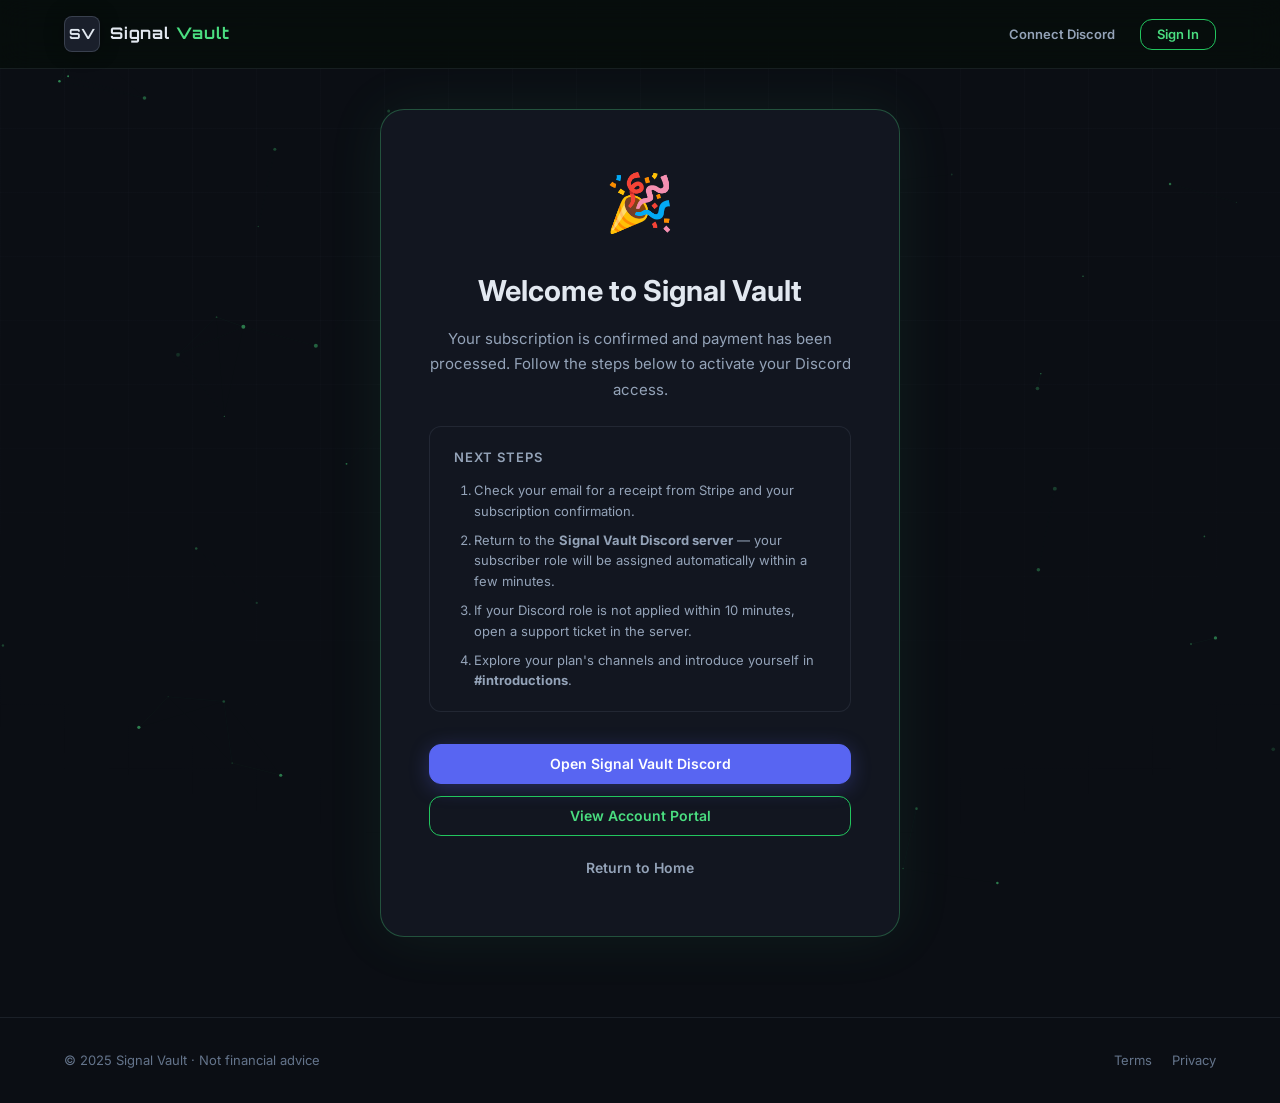
<file: success.html>
<!DOCTYPE html>
<html lang="en">
<head>
  <meta charset="UTF-8">
  <meta name="viewport" content="width=device-width, initial-scale=1.0">
  <title>Payment Confirmed — Signal Vault</title>
  <link rel="icon" href="data:image/svg+xml,<svg xmlns='http://www.w3.org/2000/svg' viewBox='0 0 32 32'><rect width='32' height='32' rx='8' fill='%230f1d14'/><text y='22' x='5' font-size='20' fill='%234ade80'>SV</text></svg>">
  <link rel="stylesheet" href="css/style.css">
</head>
<body data-page="success">
  <canvas id="particles-canvas"></canvas>
  <div class="bg-grid"></div>

  <div class="page-wrapper">

    <nav class="nav">
      <div class="container">
        <div class="nav-inner">
          <a href="./index.html" class="nav-logo">
            <div class="nav-logo-mark">SV</div>
            <span class="nav-logo-text">Signal <span>Vault</span></span>
          </a>
          <div id="nav-user"></div>
        </div>
      </div>
    </nav>

    <div class="result-page">
      <div class="result-card success-card animate-in">
        <span class="result-icon">🎉</span>
        <h1>Welcome to Signal Vault</h1>
        <p>Your subscription is confirmed and payment has been processed. Follow the steps below to activate your Discord access.</p>

        <div class="result-steps">
          <h4>Next Steps</h4>
          <ol>
            <li>Check your email for a receipt from Stripe and your subscription confirmation.</li>
            <li>Return to the <strong>Signal Vault Discord server</strong> — your subscriber role will be assigned automatically within a few minutes.</li>
            <li>If your Discord role is not applied within 10 minutes, open a support ticket in the server.</li>
            <li>Explore your plan's channels and introduce yourself in <strong>#introductions</strong>.</li>
          </ol>
        </div>

        <div class="result-actions">
          <a href="https://discord.gg/YOUR_INVITE_CODE" target="_blank" class="btn btn-discord btn-block">
            Open Signal Vault Discord
          </a>
          <a href="./account.html" class="btn btn-outline btn-block">
            View Account Portal
          </a>
          <a href="./index.html" class="btn btn-ghost btn-block">
            Return to Home
          </a>
        </div>
      </div>
    </div>

    <footer class="footer">
      <div class="container">
        <div class="footer-inner">
          <div class="footer-copy">© 2025 Signal Vault · Not financial advice</div>
          <div class="footer-links">
            <a href="./terms.html">Terms</a>
            <a href="./privacy.html">Privacy</a>
          </div>
        </div>
      </div>
    </footer>

  </div>

  <script src="js/config.js"></script>
  <script src="js/discord-auth.js"></script>
  <script src="js/app.js"></script>
</body>
</html>
</file>
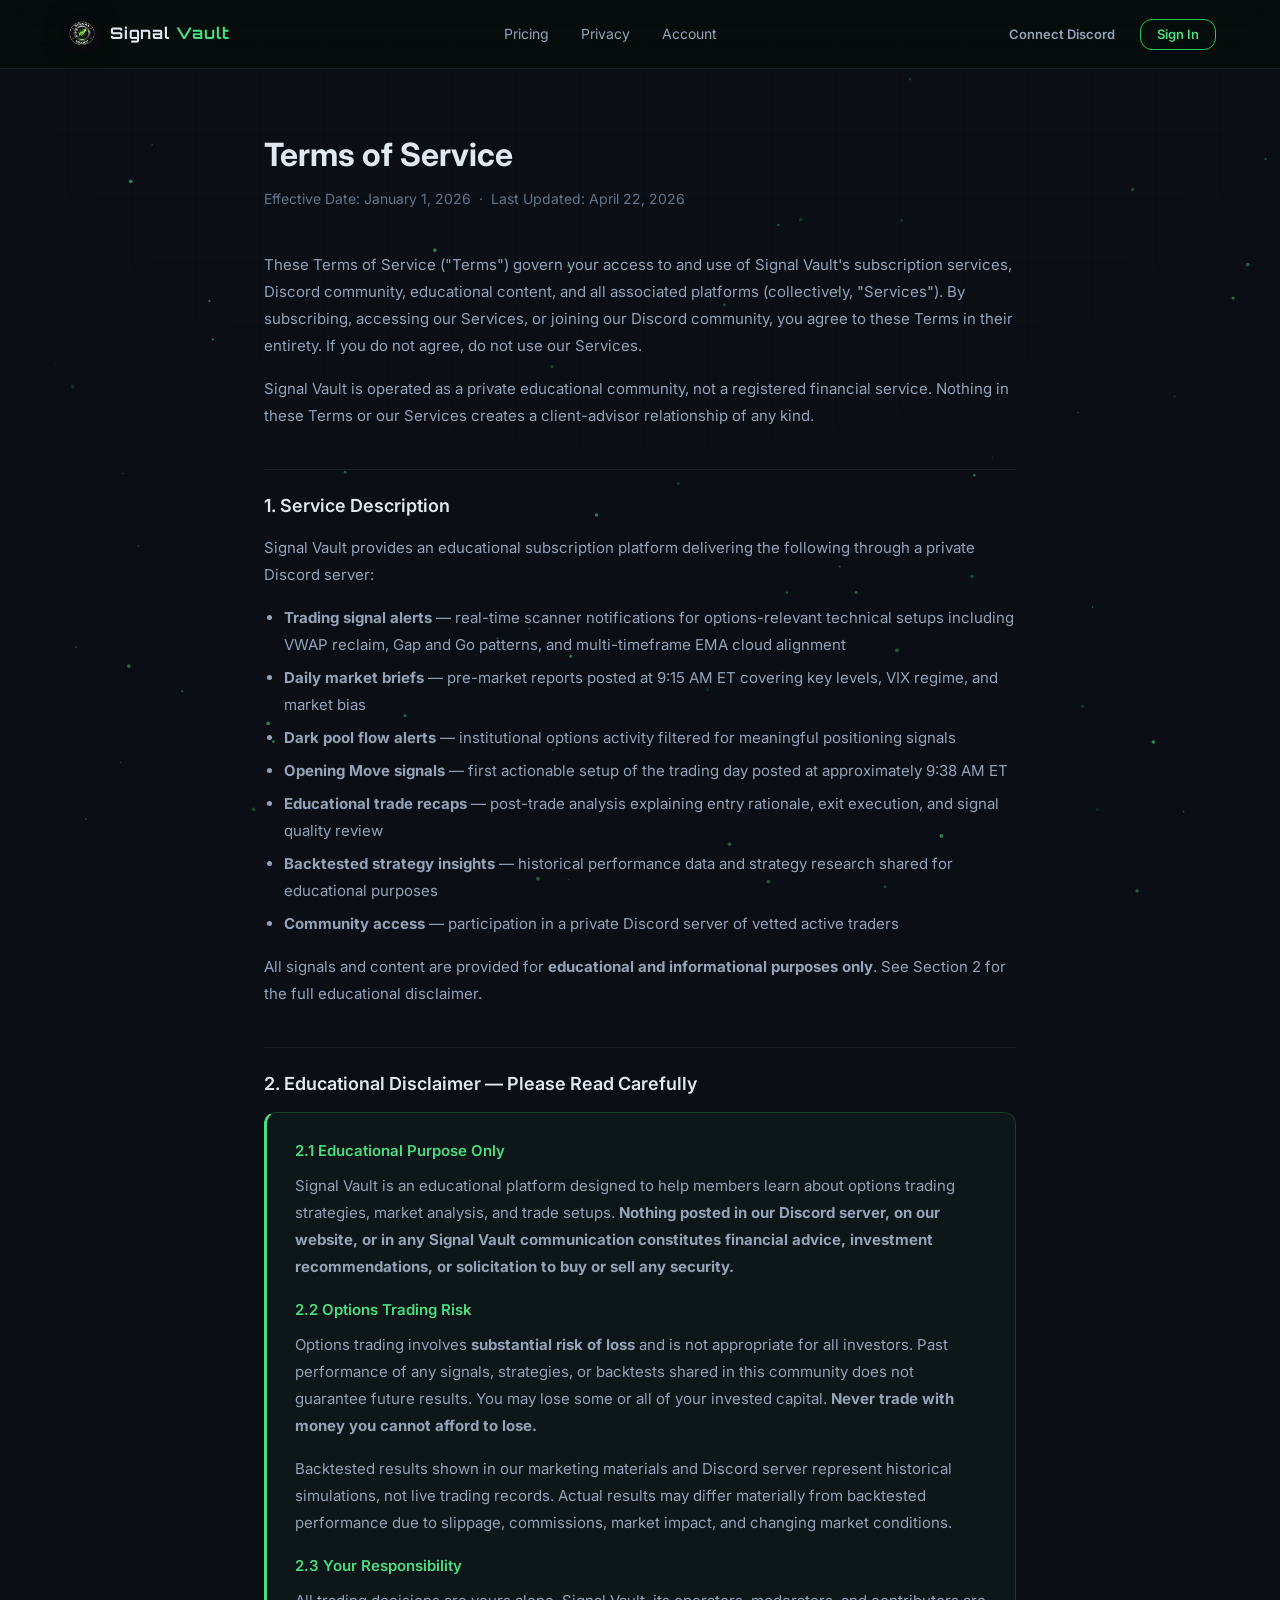
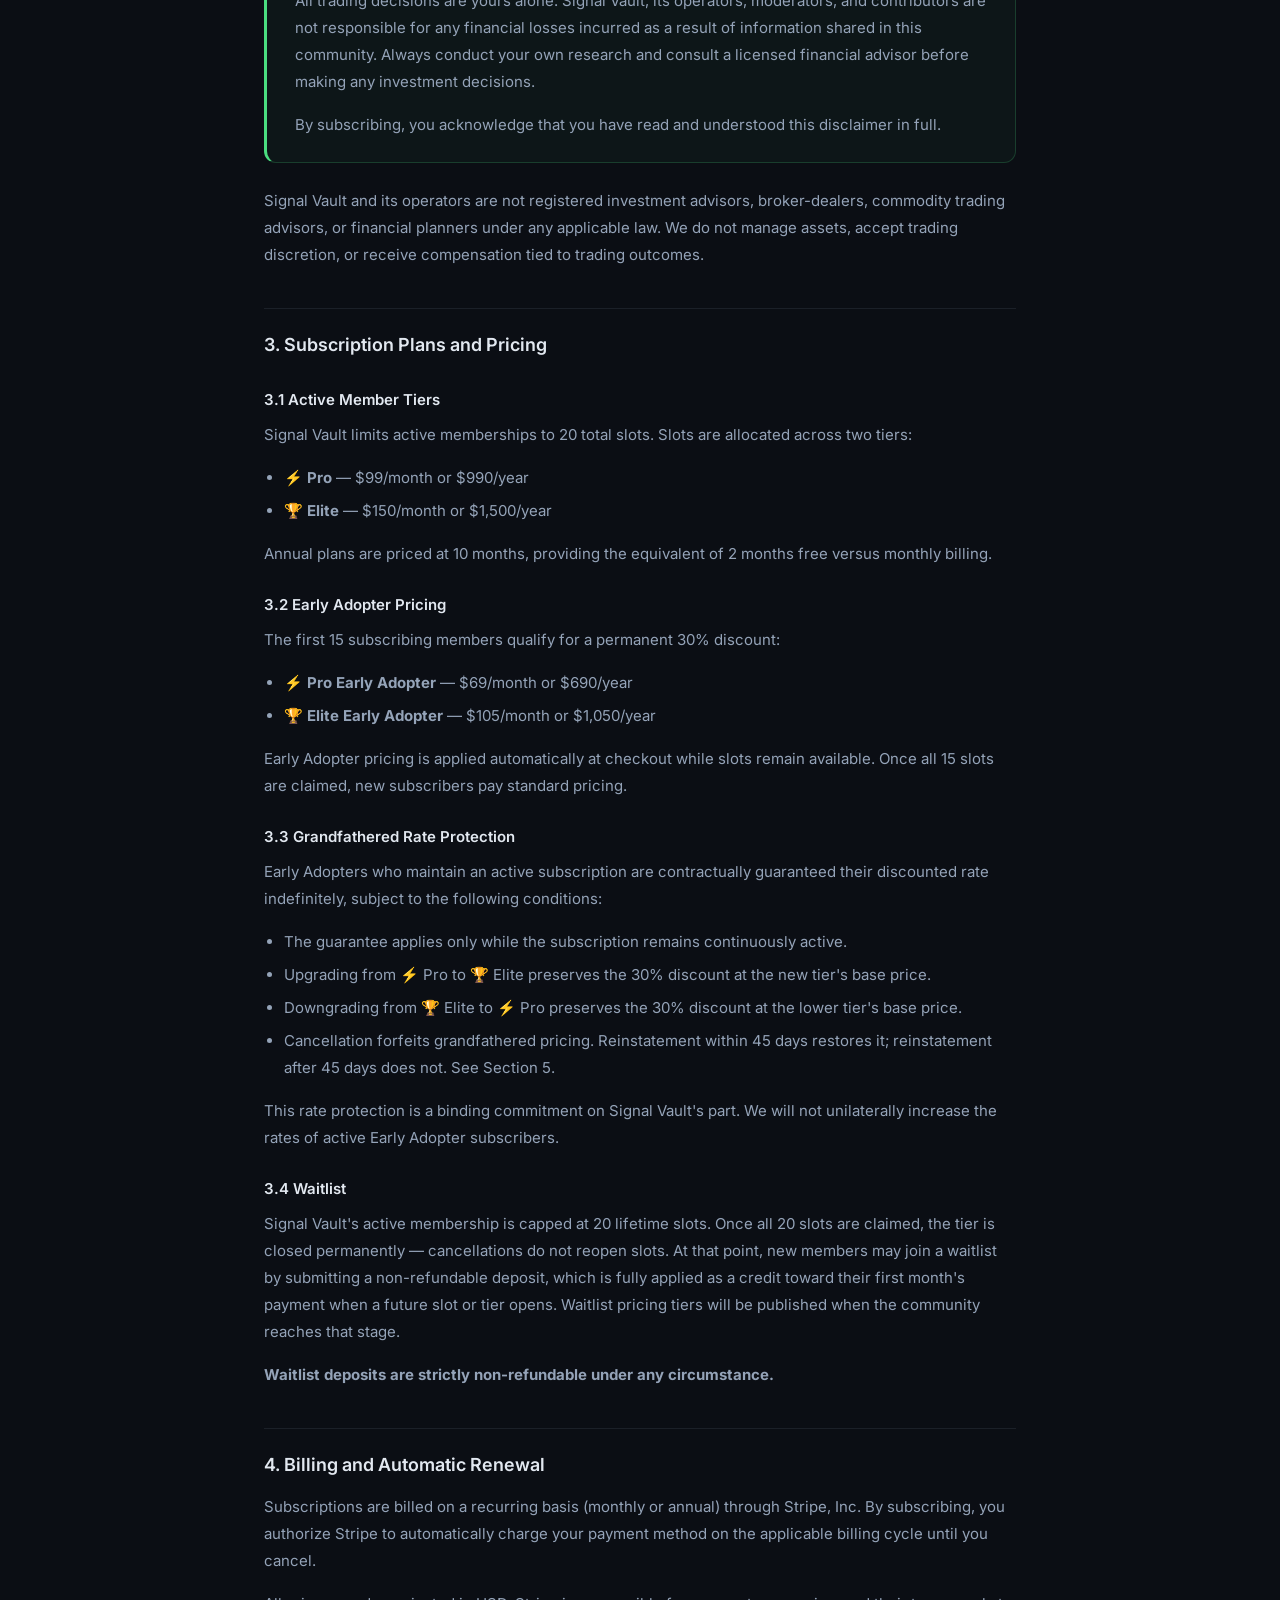
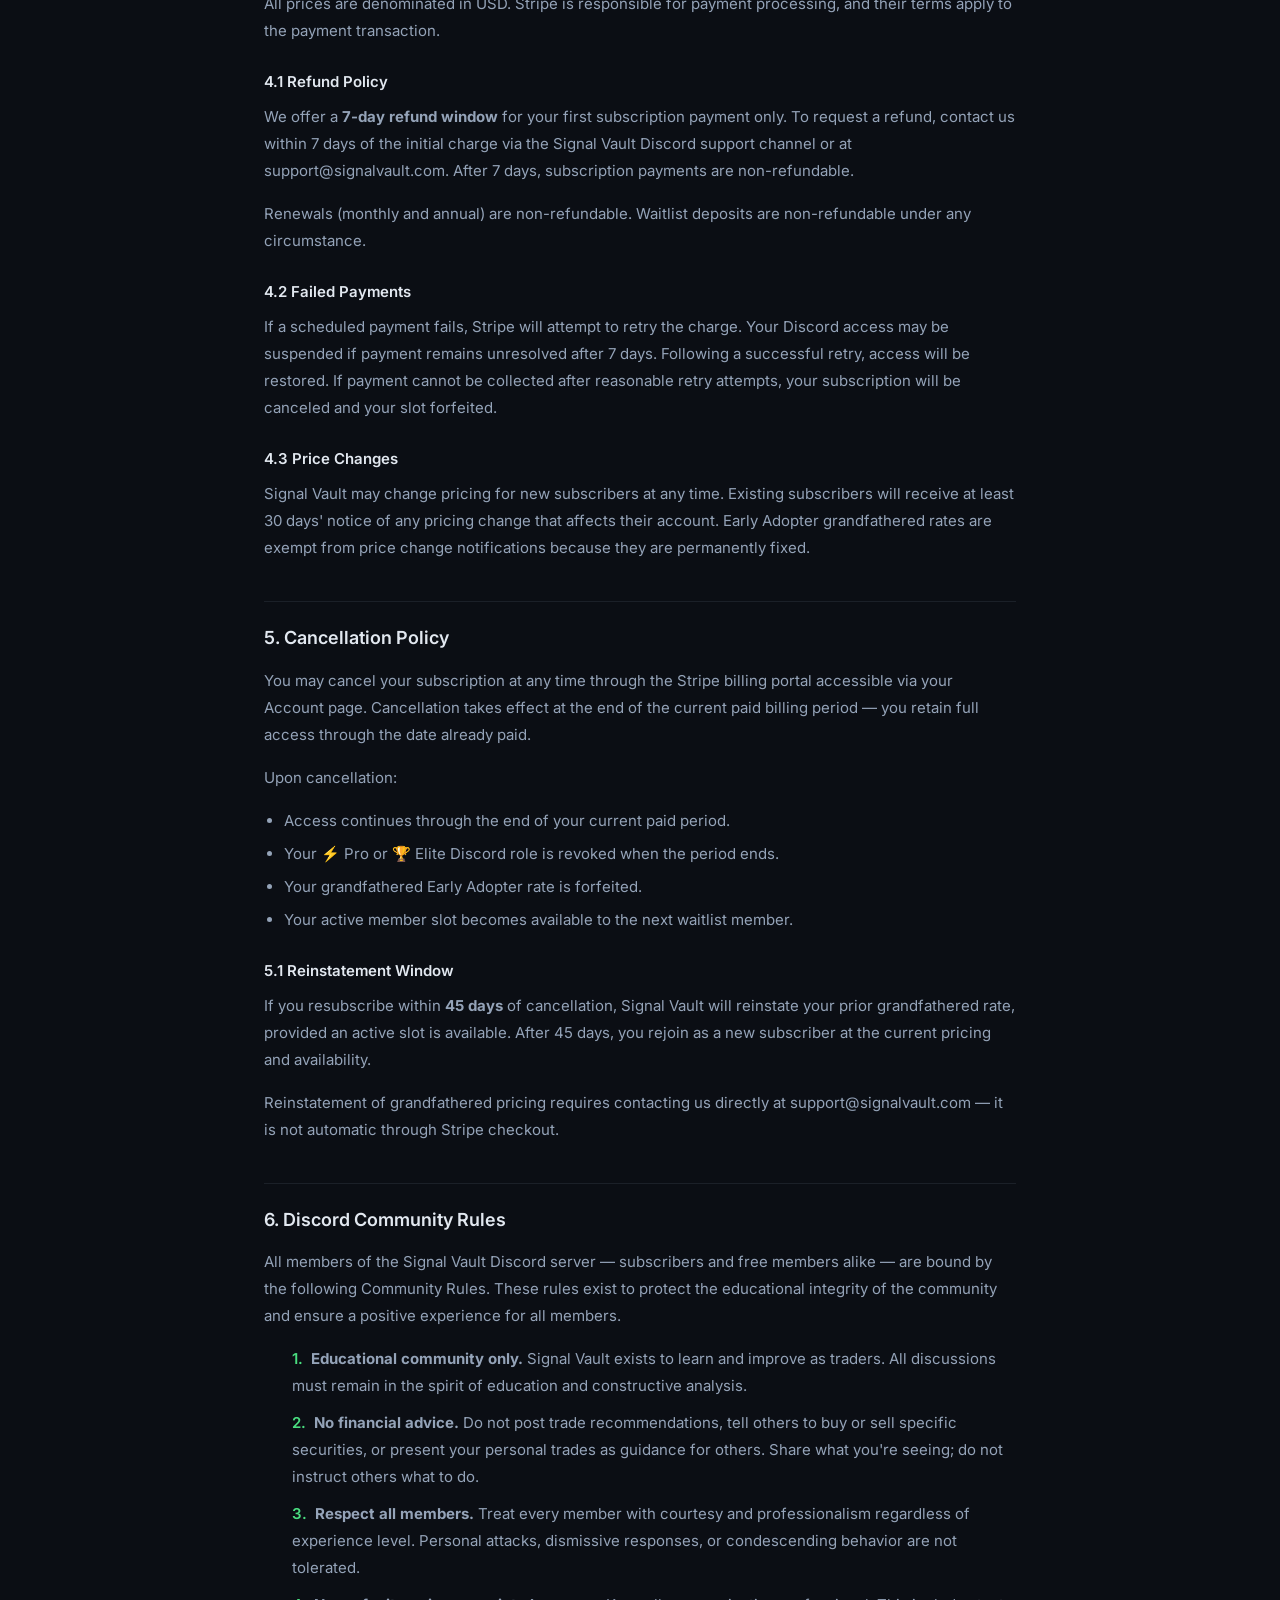
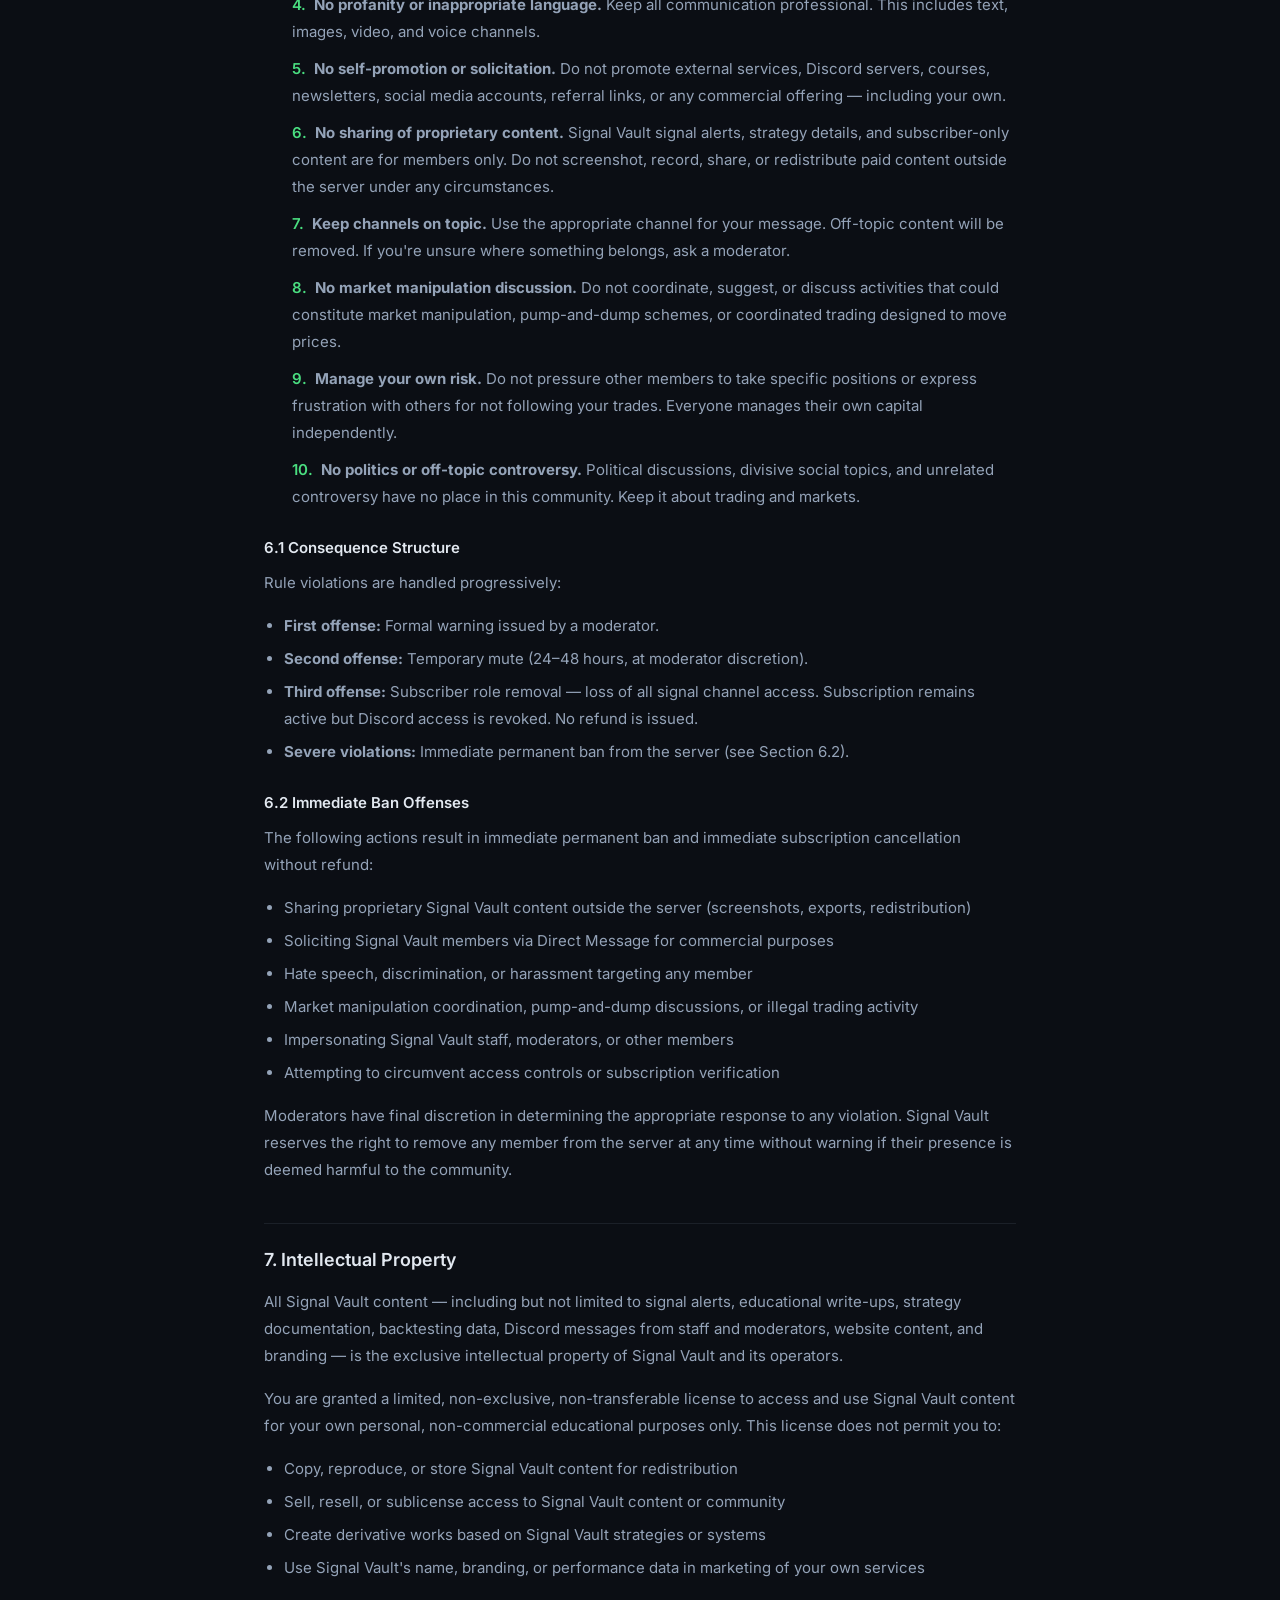
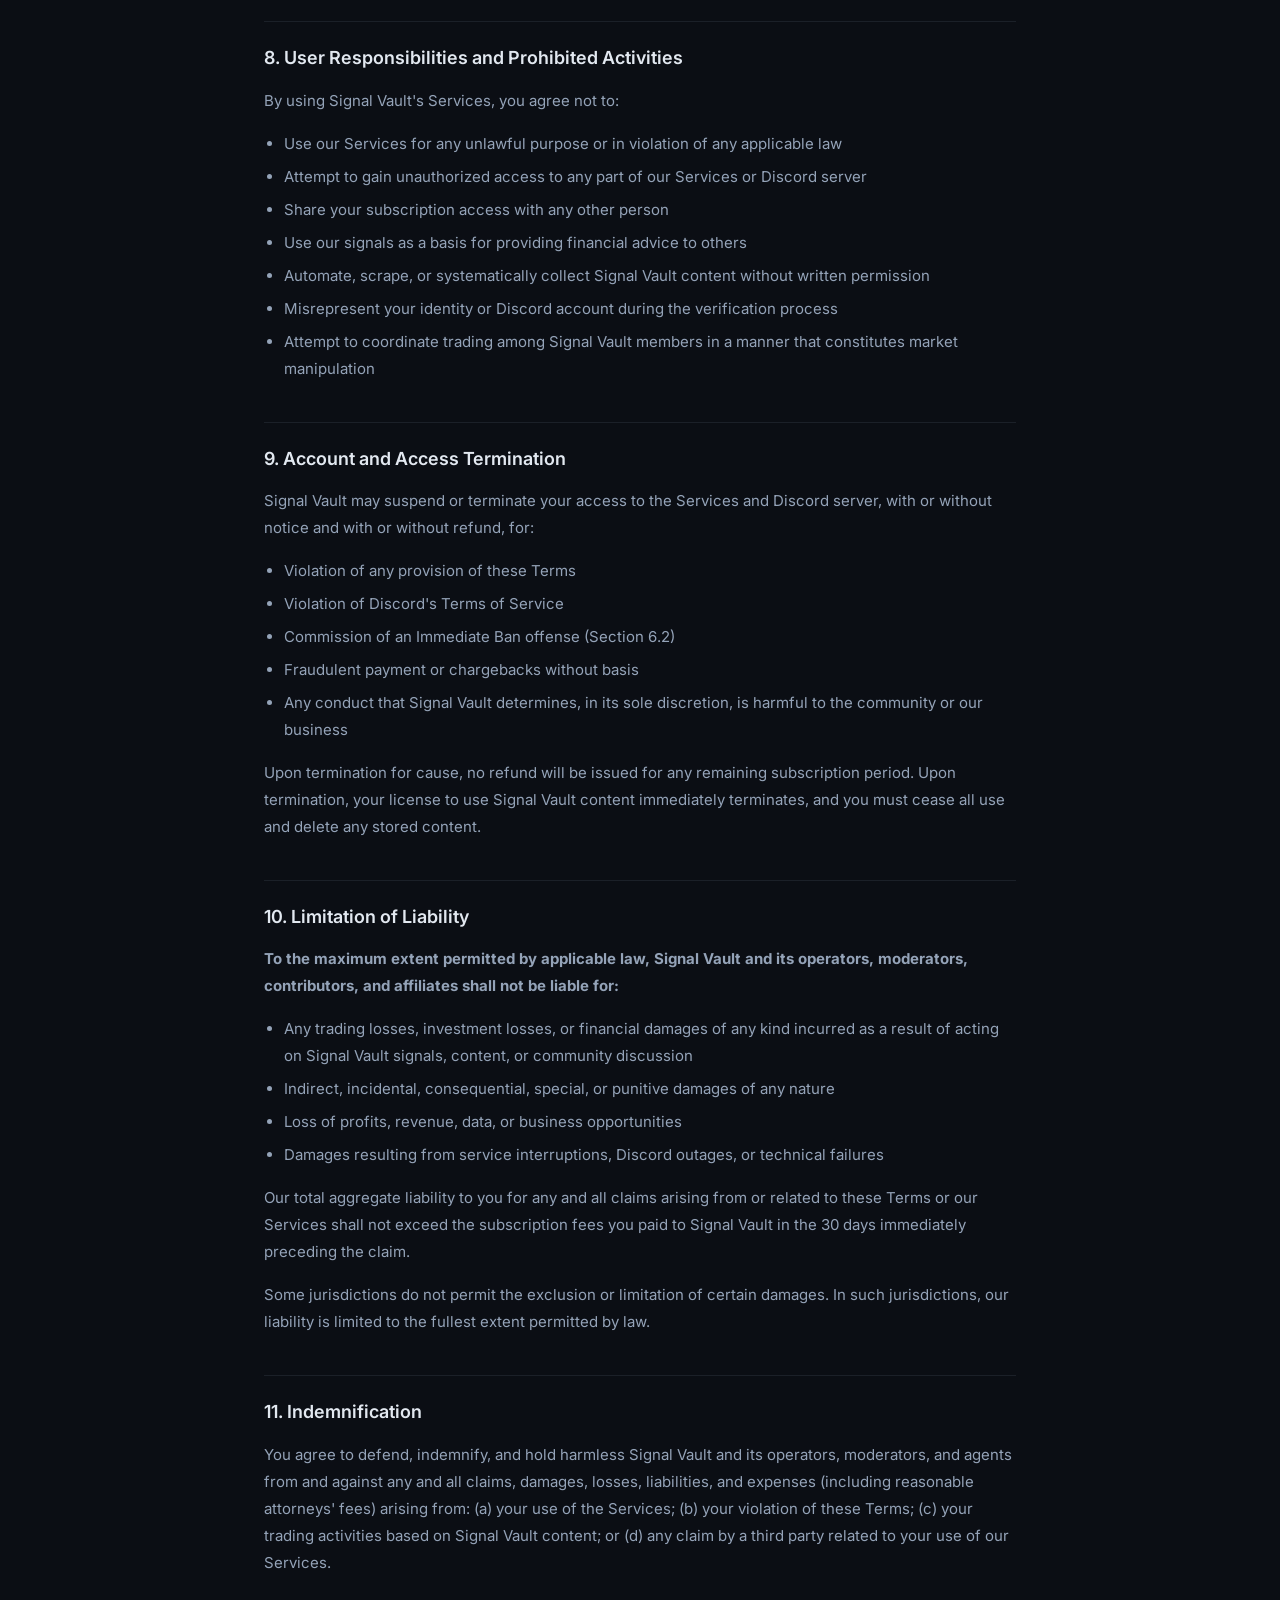
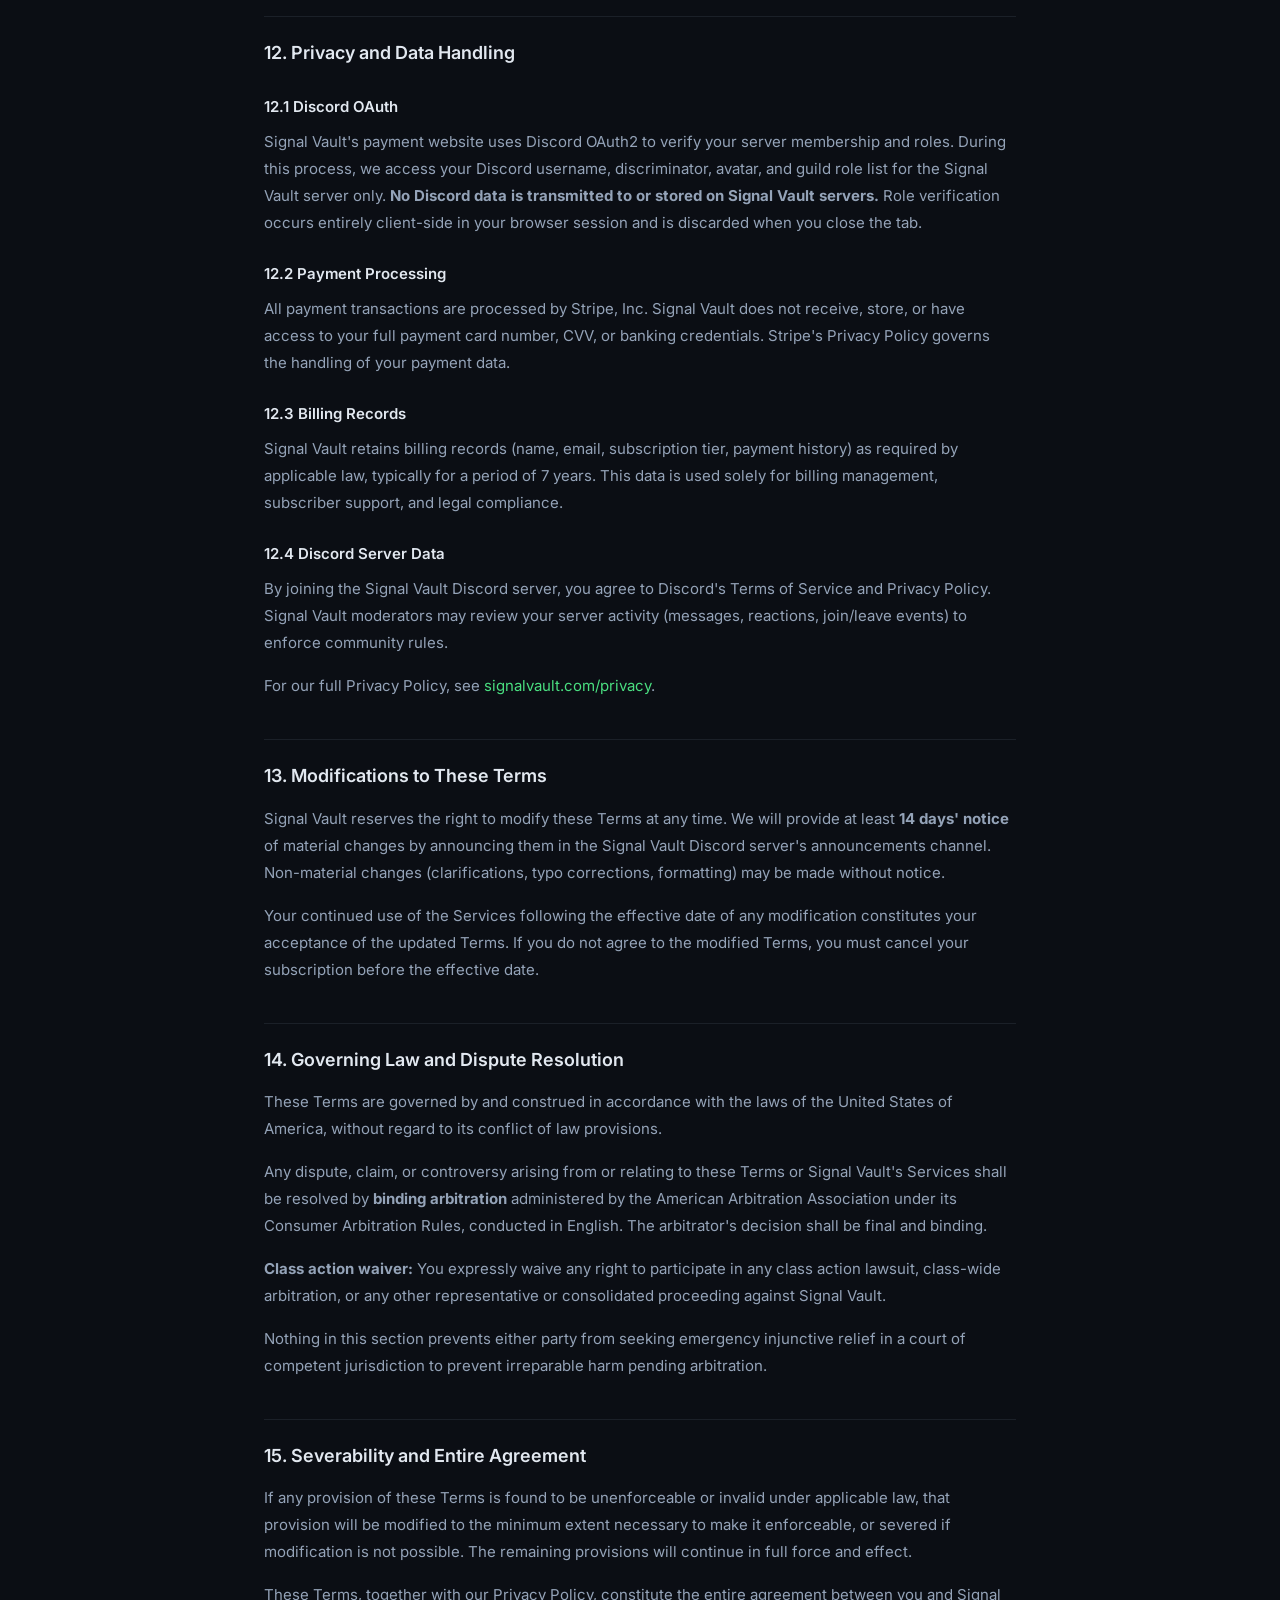
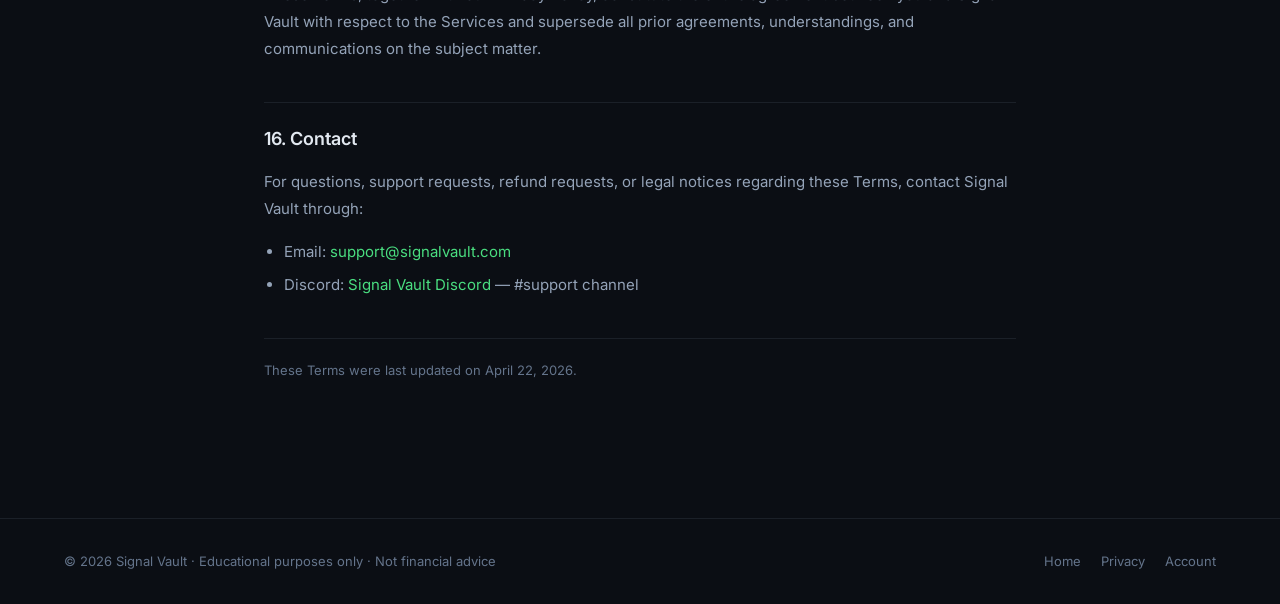
<file: terms.html>
<!DOCTYPE html>
<html lang="en">
<head>
  <meta charset="UTF-8">
  <meta name="viewport" content="width=device-width, initial-scale=1.0">
  <title>Terms of Service — Signal Vault</title>
  <link rel="icon" href="./assets/logo.png" type="image/png">
  <link rel="stylesheet" href="css/style.css">
</head>
<body data-page="terms">
  <canvas id="particles-canvas"></canvas>
  <div class="bg-grid"></div>

  <div class="page-wrapper">

    <nav class="nav">
      <div class="container">
        <div class="nav-inner">
          <a href="./index.html" class="nav-logo">
            <img src="./assets/logo.png" alt="Signal Vault" class="nav-logo-img">
            <span class="nav-logo-text">Signal <span>Vault</span></span>
          </a>
          <div class="nav-links">
            <a href="./index.html">Pricing</a>
            <a href="./privacy.html">Privacy</a>
            <a href="./account.html">Account</a>
          </div>
          <div id="nav-user"></div>
        </div>
      </div>
    </nav>

    <div class="legal-page">
      <div class="container container-narrow">

        <div class="legal-header">
          <h1>Terms of Service</h1>
          <p>Effective Date: January 1, 2026 &nbsp;·&nbsp; Last Updated: April 22, 2026</p>
        </div>

        <div class="legal-content">

          <p>These Terms of Service ("Terms") govern your access to and use of Signal Vault's subscription services, Discord community, educational content, and all associated platforms (collectively, "Services"). By subscribing, accessing our Services, or joining our Discord community, you agree to these Terms in their entirety. If you do not agree, do not use our Services.</p>

          <p>Signal Vault is operated as a private educational community, not a registered financial service. Nothing in these Terms or our Services creates a client-advisor relationship of any kind.</p>

          <!-- ────────────────────────────────────────────────────────── -->
          <h2>1. Service Description</h2>

          <p>Signal Vault provides an educational subscription platform delivering the following through a private Discord server:</p>
          <ul>
            <li><strong>Trading signal alerts</strong> — real-time scanner notifications for options-relevant technical setups including VWAP reclaim, Gap and Go patterns, and multi-timeframe EMA cloud alignment</li>
            <li><strong>Daily market briefs</strong> — pre-market reports posted at 9:15 AM ET covering key levels, VIX regime, and market bias</li>
            <li><strong>Dark pool flow alerts</strong> — institutional options activity filtered for meaningful positioning signals</li>
            <li><strong>Opening Move signals</strong> — first actionable setup of the trading day posted at approximately 9:38 AM ET</li>
            <li><strong>Educational trade recaps</strong> — post-trade analysis explaining entry rationale, exit execution, and signal quality review</li>
            <li><strong>Backtested strategy insights</strong> — historical performance data and strategy research shared for educational purposes</li>
            <li><strong>Community access</strong> — participation in a private Discord server of vetted active traders</li>
          </ul>

          <p>All signals and content are provided for <strong>educational and informational purposes only</strong>. See Section 2 for the full educational disclaimer.</p>

          <!-- ────────────────────────────────────────────────────────── -->
          <h2>2. Educational Disclaimer — Please Read Carefully</h2>

          <div class="legal-callout">
            <h3>2.1 Educational Purpose Only</h3>
            <p>Signal Vault is an educational platform designed to help members learn about options trading strategies, market analysis, and trade setups. <strong>Nothing posted in our Discord server, on our website, or in any Signal Vault communication constitutes financial advice, investment recommendations, or solicitation to buy or sell any security.</strong></p>

            <h3>2.2 Options Trading Risk</h3>
            <p>Options trading involves <strong>substantial risk of loss</strong> and is not appropriate for all investors. Past performance of any signals, strategies, or backtests shared in this community does not guarantee future results. You may lose some or all of your invested capital. <strong>Never trade with money you cannot afford to lose.</strong></p>

            <p>Backtested results shown in our marketing materials and Discord server represent historical simulations, not live trading records. Actual results may differ materially from backtested performance due to slippage, commissions, market impact, and changing market conditions.</p>

            <h3>2.3 Your Responsibility</h3>
            <p>All trading decisions are yours alone. Signal Vault, its operators, moderators, and contributors are not responsible for any financial losses incurred as a result of information shared in this community. Always conduct your own research and consult a licensed financial advisor before making any investment decisions.</p>

            <p>By subscribing, you acknowledge that you have read and understood this disclaimer in full.</p>
          </div>

          <p>Signal Vault and its operators are not registered investment advisors, broker-dealers, commodity trading advisors, or financial planners under any applicable law. We do not manage assets, accept trading discretion, or receive compensation tied to trading outcomes.</p>

          <!-- ────────────────────────────────────────────────────────── -->
          <h2>3. Subscription Plans and Pricing</h2>

          <h3>3.1 Active Member Tiers</h3>
          <p>Signal Vault limits active memberships to 20 total slots. Slots are allocated across two tiers:</p>
          <ul>
            <li><strong>⚡ Pro</strong> — $99/month or $990/year</li>
            <li><strong>🏆 Elite</strong> — $150/month or $1,500/year</li>
          </ul>
          <p>Annual plans are priced at 10 months, providing the equivalent of 2 months free versus monthly billing.</p>

          <h3>3.2 Early Adopter Pricing</h3>
          <p>The first 15 subscribing members qualify for a permanent 30% discount:</p>
          <ul>
            <li><strong>⚡ Pro Early Adopter</strong> — $69/month or $690/year</li>
            <li><strong>🏆 Elite Early Adopter</strong> — $105/month or $1,050/year</li>
          </ul>
          <p>Early Adopter pricing is applied automatically at checkout while slots remain available. Once all 15 slots are claimed, new subscribers pay standard pricing.</p>

          <h3>3.3 Grandfathered Rate Protection</h3>
          <p>Early Adopters who maintain an active subscription are contractually guaranteed their discounted rate indefinitely, subject to the following conditions:</p>
          <ul>
            <li>The guarantee applies only while the subscription remains continuously active.</li>
            <li>Upgrading from ⚡ Pro to 🏆 Elite preserves the 30% discount at the new tier's base price.</li>
            <li>Downgrading from 🏆 Elite to ⚡ Pro preserves the 30% discount at the lower tier's base price.</li>
            <li>Cancellation forfeits grandfathered pricing. Reinstatement within 45 days restores it; reinstatement after 45 days does not. See Section 5.</li>
          </ul>
          <p>This rate protection is a binding commitment on Signal Vault's part. We will not unilaterally increase the rates of active Early Adopter subscribers.</p>

          <h3>3.4 Waitlist</h3>
          <p>Signal Vault's active membership is capped at 20 lifetime slots. Once all 20 slots are claimed, the tier is closed permanently — cancellations do not reopen slots. At that point, new members may join a waitlist by submitting a non-refundable deposit, which is fully applied as a credit toward their first month's payment when a future slot or tier opens. Waitlist pricing tiers will be published when the community reaches that stage.</p>
          <p><strong>Waitlist deposits are strictly non-refundable under any circumstance.</strong></p>

          <!-- ────────────────────────────────────────────────────────── -->
          <h2>4. Billing and Automatic Renewal</h2>

          <p>Subscriptions are billed on a recurring basis (monthly or annual) through Stripe, Inc. By subscribing, you authorize Stripe to automatically charge your payment method on the applicable billing cycle until you cancel.</p>

          <p>All prices are denominated in USD. Stripe is responsible for payment processing, and their terms apply to the payment transaction.</p>

          <h3>4.1 Refund Policy</h3>
          <p>We offer a <strong>7-day refund window</strong> for your first subscription payment only. To request a refund, contact us within 7 days of the initial charge via the Signal Vault Discord support channel or at support@signalvault.com. After 7 days, subscription payments are non-refundable.</p>
          <p>Renewals (monthly and annual) are non-refundable. Waitlist deposits are non-refundable under any circumstance.</p>

          <h3>4.2 Failed Payments</h3>
          <p>If a scheduled payment fails, Stripe will attempt to retry the charge. Your Discord access may be suspended if payment remains unresolved after 7 days. Following a successful retry, access will be restored. If payment cannot be collected after reasonable retry attempts, your subscription will be canceled and your slot forfeited.</p>

          <h3>4.3 Price Changes</h3>
          <p>Signal Vault may change pricing for new subscribers at any time. Existing subscribers will receive at least 30 days' notice of any pricing change that affects their account. Early Adopter grandfathered rates are exempt from price change notifications because they are permanently fixed.</p>

          <!-- ────────────────────────────────────────────────────────── -->
          <h2>5. Cancellation Policy</h2>

          <p>You may cancel your subscription at any time through the Stripe billing portal accessible via your Account page. Cancellation takes effect at the end of the current paid billing period — you retain full access through the date already paid.</p>

          <p>Upon cancellation:</p>
          <ul>
            <li>Access continues through the end of your current paid period.</li>
            <li>Your ⚡ Pro or 🏆 Elite Discord role is revoked when the period ends.</li>
            <li>Your grandfathered Early Adopter rate is forfeited.</li>
            <li>Your active member slot becomes available to the next waitlist member.</li>
          </ul>

          <h3>5.1 Reinstatement Window</h3>
          <p>If you resubscribe within <strong>45 days</strong> of cancellation, Signal Vault will reinstate your prior grandfathered rate, provided an active slot is available. After 45 days, you rejoin as a new subscriber at the current pricing and availability.</p>

          <p>Reinstatement of grandfathered pricing requires contacting us directly at support@signalvault.com — it is not automatic through Stripe checkout.</p>

          <!-- ────────────────────────────────────────────────────────── -->
          <h2>6. Discord Community Rules</h2>

          <p>All members of the Signal Vault Discord server — subscribers and free members alike — are bound by the following Community Rules. These rules exist to protect the educational integrity of the community and ensure a positive experience for all members.</p>

          <ol class="numbered-list">
            <li><strong>Educational community only.</strong> Signal Vault exists to learn and improve as traders. All discussions must remain in the spirit of education and constructive analysis.</li>
            <li><strong>No financial advice.</strong> Do not post trade recommendations, tell others to buy or sell specific securities, or present your personal trades as guidance for others. Share what you're seeing; do not instruct others what to do.</li>
            <li><strong>Respect all members.</strong> Treat every member with courtesy and professionalism regardless of experience level. Personal attacks, dismissive responses, or condescending behavior are not tolerated.</li>
            <li><strong>No profanity or inappropriate language.</strong> Keep all communication professional. This includes text, images, video, and voice channels.</li>
            <li><strong>No self-promotion or solicitation.</strong> Do not promote external services, Discord servers, courses, newsletters, social media accounts, referral links, or any commercial offering — including your own.</li>
            <li><strong>No sharing of proprietary content.</strong> Signal Vault signal alerts, strategy details, and subscriber-only content are for members only. Do not screenshot, record, share, or redistribute paid content outside the server under any circumstances.</li>
            <li><strong>Keep channels on topic.</strong> Use the appropriate channel for your message. Off-topic content will be removed. If you're unsure where something belongs, ask a moderator.</li>
            <li><strong>No market manipulation discussion.</strong> Do not coordinate, suggest, or discuss activities that could constitute market manipulation, pump-and-dump schemes, or coordinated trading designed to move prices.</li>
            <li><strong>Manage your own risk.</strong> Do not pressure other members to take specific positions or express frustration with others for not following your trades. Everyone manages their own capital independently.</li>
            <li><strong>No politics or off-topic controversy.</strong> Political discussions, divisive social topics, and unrelated controversy have no place in this community. Keep it about trading and markets.</li>
          </ol>

          <h3>6.1 Consequence Structure</h3>
          <p>Rule violations are handled progressively:</p>
          <ul>
            <li><strong>First offense:</strong> Formal warning issued by a moderator.</li>
            <li><strong>Second offense:</strong> Temporary mute (24–48 hours, at moderator discretion).</li>
            <li><strong>Third offense:</strong> Subscriber role removal — loss of all signal channel access. Subscription remains active but Discord access is revoked. No refund is issued.</li>
            <li><strong>Severe violations:</strong> Immediate permanent ban from the server (see Section 6.2).</li>
          </ul>

          <h3>6.2 Immediate Ban Offenses</h3>
          <p>The following actions result in immediate permanent ban and immediate subscription cancellation without refund:</p>
          <ul>
            <li>Sharing proprietary Signal Vault content outside the server (screenshots, exports, redistribution)</li>
            <li>Soliciting Signal Vault members via Direct Message for commercial purposes</li>
            <li>Hate speech, discrimination, or harassment targeting any member</li>
            <li>Market manipulation coordination, pump-and-dump discussions, or illegal trading activity</li>
            <li>Impersonating Signal Vault staff, moderators, or other members</li>
            <li>Attempting to circumvent access controls or subscription verification</li>
          </ul>

          <p>Moderators have final discretion in determining the appropriate response to any violation. Signal Vault reserves the right to remove any member from the server at any time without warning if their presence is deemed harmful to the community.</p>

          <!-- ────────────────────────────────────────────────────────── -->
          <h2>7. Intellectual Property</h2>

          <p>All Signal Vault content — including but not limited to signal alerts, educational write-ups, strategy documentation, backtesting data, Discord messages from staff and moderators, website content, and branding — is the exclusive intellectual property of Signal Vault and its operators.</p>

          <p>You are granted a limited, non-exclusive, non-transferable license to access and use Signal Vault content for your own personal, non-commercial educational purposes only. This license does not permit you to:</p>
          <ul>
            <li>Copy, reproduce, or store Signal Vault content for redistribution</li>
            <li>Sell, resell, or sublicense access to Signal Vault content or community</li>
            <li>Create derivative works based on Signal Vault strategies or systems</li>
            <li>Use Signal Vault's name, branding, or performance data in marketing of your own services</li>
          </ul>

          <!-- ────────────────────────────────────────────────────────── -->
          <h2>8. User Responsibilities and Prohibited Activities</h2>

          <p>By using Signal Vault's Services, you agree not to:</p>
          <ul>
            <li>Use our Services for any unlawful purpose or in violation of any applicable law</li>
            <li>Attempt to gain unauthorized access to any part of our Services or Discord server</li>
            <li>Share your subscription access with any other person</li>
            <li>Use our signals as a basis for providing financial advice to others</li>
            <li>Automate, scrape, or systematically collect Signal Vault content without written permission</li>
            <li>Misrepresent your identity or Discord account during the verification process</li>
            <li>Attempt to coordinate trading among Signal Vault members in a manner that constitutes market manipulation</li>
          </ul>

          <!-- ────────────────────────────────────────────────────────── -->
          <h2>9. Account and Access Termination</h2>

          <p>Signal Vault may suspend or terminate your access to the Services and Discord server, with or without notice and with or without refund, for:</p>
          <ul>
            <li>Violation of any provision of these Terms</li>
            <li>Violation of Discord's Terms of Service</li>
            <li>Commission of an Immediate Ban offense (Section 6.2)</li>
            <li>Fraudulent payment or chargebacks without basis</li>
            <li>Any conduct that Signal Vault determines, in its sole discretion, is harmful to the community or our business</li>
          </ul>

          <p>Upon termination for cause, no refund will be issued for any remaining subscription period. Upon termination, your license to use Signal Vault content immediately terminates, and you must cease all use and delete any stored content.</p>

          <!-- ────────────────────────────────────────────────────────── -->
          <h2>10. Limitation of Liability</h2>

          <p><strong>To the maximum extent permitted by applicable law, Signal Vault and its operators, moderators, contributors, and affiliates shall not be liable for:</strong></p>
          <ul>
            <li>Any trading losses, investment losses, or financial damages of any kind incurred as a result of acting on Signal Vault signals, content, or community discussion</li>
            <li>Indirect, incidental, consequential, special, or punitive damages of any nature</li>
            <li>Loss of profits, revenue, data, or business opportunities</li>
            <li>Damages resulting from service interruptions, Discord outages, or technical failures</li>
          </ul>

          <p>Our total aggregate liability to you for any and all claims arising from or related to these Terms or our Services shall not exceed the subscription fees you paid to Signal Vault in the 30 days immediately preceding the claim.</p>

          <p>Some jurisdictions do not permit the exclusion or limitation of certain damages. In such jurisdictions, our liability is limited to the fullest extent permitted by law.</p>

          <!-- ────────────────────────────────────────────────────────── -->
          <h2>11. Indemnification</h2>

          <p>You agree to defend, indemnify, and hold harmless Signal Vault and its operators, moderators, and agents from and against any and all claims, damages, losses, liabilities, and expenses (including reasonable attorneys' fees) arising from: (a) your use of the Services; (b) your violation of these Terms; (c) your trading activities based on Signal Vault content; or (d) any claim by a third party related to your use of our Services.</p>

          <!-- ────────────────────────────────────────────────────────── -->
          <h2>12. Privacy and Data Handling</h2>

          <h3>12.1 Discord OAuth</h3>
          <p>Signal Vault's payment website uses Discord OAuth2 to verify your server membership and roles. During this process, we access your Discord username, discriminator, avatar, and guild role list for the Signal Vault server only. <strong>No Discord data is transmitted to or stored on Signal Vault servers.</strong> Role verification occurs entirely client-side in your browser session and is discarded when you close the tab.</p>

          <h3>12.2 Payment Processing</h3>
          <p>All payment transactions are processed by Stripe, Inc. Signal Vault does not receive, store, or have access to your full payment card number, CVV, or banking credentials. Stripe's Privacy Policy governs the handling of your payment data.</p>

          <h3>12.3 Billing Records</h3>
          <p>Signal Vault retains billing records (name, email, subscription tier, payment history) as required by applicable law, typically for a period of 7 years. This data is used solely for billing management, subscriber support, and legal compliance.</p>

          <h3>12.4 Discord Server Data</h3>
          <p>By joining the Signal Vault Discord server, you agree to Discord's Terms of Service and Privacy Policy. Signal Vault moderators may review your server activity (messages, reactions, join/leave events) to enforce community rules.</p>

          <p>For our full Privacy Policy, see <a href="./privacy.html">signalvault.com/privacy</a>.</p>

          <!-- ────────────────────────────────────────────────────────── -->
          <h2>13. Modifications to These Terms</h2>

          <p>Signal Vault reserves the right to modify these Terms at any time. We will provide at least <strong>14 days' notice</strong> of material changes by announcing them in the Signal Vault Discord server's announcements channel. Non-material changes (clarifications, typo corrections, formatting) may be made without notice.</p>

          <p>Your continued use of the Services following the effective date of any modification constitutes your acceptance of the updated Terms. If you do not agree to the modified Terms, you must cancel your subscription before the effective date.</p>

          <!-- ────────────────────────────────────────────────────────── -->
          <h2>14. Governing Law and Dispute Resolution</h2>

          <p>These Terms are governed by and construed in accordance with the laws of the United States of America, without regard to its conflict of law provisions.</p>

          <p>Any dispute, claim, or controversy arising from or relating to these Terms or Signal Vault's Services shall be resolved by <strong>binding arbitration</strong> administered by the American Arbitration Association under its Consumer Arbitration Rules, conducted in English. The arbitrator's decision shall be final and binding.</p>

          <p><strong>Class action waiver:</strong> You expressly waive any right to participate in any class action lawsuit, class-wide arbitration, or any other representative or consolidated proceeding against Signal Vault.</p>

          <p>Nothing in this section prevents either party from seeking emergency injunctive relief in a court of competent jurisdiction to prevent irreparable harm pending arbitration.</p>

          <!-- ────────────────────────────────────────────────────────── -->
          <h2>15. Severability and Entire Agreement</h2>

          <p>If any provision of these Terms is found to be unenforceable or invalid under applicable law, that provision will be modified to the minimum extent necessary to make it enforceable, or severed if modification is not possible. The remaining provisions will continue in full force and effect.</p>

          <p>These Terms, together with our Privacy Policy, constitute the entire agreement between you and Signal Vault with respect to the Services and supersede all prior agreements, understandings, and communications on the subject matter.</p>

          <!-- ────────────────────────────────────────────────────────── -->
          <h2>16. Contact</h2>

          <p>For questions, support requests, refund requests, or legal notices regarding these Terms, contact Signal Vault through:</p>
          <ul>
            <li>Email: <a href="mailto:support@signalvault.com">support@signalvault.com</a></li>
            <li>Discord: <a href="https://discord.gg/YOUR_INVITE_CODE" target="_blank">Signal Vault Discord</a> — #support channel</li>
          </ul>

          <p class="legal-updated">These Terms were last updated on April 22, 2026.</p>

        </div>
      </div>
    </div>

    <footer class="footer">
      <div class="container">
        <div class="footer-inner">
          <div class="footer-copy">© 2026 Signal Vault · Educational purposes only · Not financial advice</div>
          <div class="footer-links">
            <a href="./index.html">Home</a>
            <a href="./privacy.html">Privacy</a>
            <a href="./account.html">Account</a>
          </div>
        </div>
      </div>
    </footer>

  </div>

  <script src="js/config.js"></script>
  <script src="js/discord-auth.js"></script>
  <script src="js/app.js"></script>
</body>
</html>
</file>
<file: css/style.css>
/* ════════════════════════════════════════════════════════════════
   Signal Vault — Subscription Platform
   Dark vault aesthetic · Green accent · Orbitron display font
   ════════════════════════════════════════════════════════════════ */

/* ── Google Fonts ──────────────────────────────────────────────── */
@import url('https://fonts.googleapis.com/css2?family=Orbitron:wght@400;600;700;900&family=Inter:wght@300;400;500;600;700&display=swap');

/* ── Variables ─────────────────────────────────────────────────── */
:root {
  /* Backgrounds — neutral cool charcoal, no green hue */
  --bg-base:          #0b0e14;
  --bg-surface:       #121620;
  --bg-card:          #121620;
  --bg-card-hover:    #1a1f2b;
  --bg-elevated:      #1a1f2b;

  /* Borders — subtle cool gray */
  --border:           rgba(148,163,184,0.12);
  --border-bright:    rgba(148,163,184,0.25);
  --border-glow:      rgba(59,130,246,0.25);

  /* Green — positive / bullish / live / go states only */
  --accent:           #4ade80;
  --accent-dim:       #22c55e;
  --accent-dark:      #16a34a;
  --accent-glow:      rgba(74, 222, 128, 0.10);
  --accent-glow-lg:   rgba(74, 222, 128, 0.20);

  /* Blue — primary actions, selections, informational accents */
  --blue:             #60a5fa;
  --blue-dim:         #3b82f6;
  --blue-glow:        rgba(59, 130, 246, 0.12);

  /* Text — neutral white/gray; color is semantic only */
  --text:             #e2e8f0;
  --text-primary:     #e2e8f0;
  --text-secondary:   #94a3b8;
  --text-muted:       #64748b;

  --danger:           #ef4444;
  --danger-dim:       rgba(239, 68, 68, 0.15);
  --warning:          #f59e0b;
  --success:          #4ade80;
  --gold:             #fbbf24;
  --discord:          #5865f2;

  --font-display:     'Inter', -apple-system, sans-serif;
  --font-body:        'Inter', -apple-system, sans-serif;

  --radius-sm:        8px;
  --radius:           12px;
  --radius-lg:        16px;
  --radius-xl:        24px;

  --shadow-sm:        0 2px 8px rgba(0,0,0,0.4);
  --shadow:           0 4px 24px rgba(0,0,0,0.5);
  --shadow-lg:        0 8px 48px rgba(0,0,0,0.6);
  --shadow-glow:      0 0 40px rgba(0,0,0,0.2);
  --shadow-glow-card: 0 0 60px rgba(0,0,0,0.25);

  --transition:       0.2s ease;
  --transition-slow:  0.4s ease;
}

/* ── Reset ─────────────────────────────────────────────────────── */
*, *::before, *::after { box-sizing: border-box; margin: 0; padding: 0; }
html { scroll-behavior: smooth; }
body {
  font-family:      var(--font-body);
  background-color: var(--bg-base);
  color:            var(--text-primary);
  line-height:      1.6;
  overflow-x:       hidden;
  -webkit-font-smoothing: antialiased;
}
a    { color: var(--accent); text-decoration: none; transition: opacity var(--transition); }
a:hover { opacity: 0.8; }
img  { max-width: 100%; }
ul   { list-style: none; }

/* ── Background effects ────────────────────────────────────────── */
#particles-canvas {
  position:   fixed;
  inset:      0;
  z-index:    0;
  pointer-events: none;
}

.bg-grid {
  position:   fixed;
  inset:      0;
  z-index:    0;
  pointer-events: none;
  background-image:
    linear-gradient(rgba(148,163,184,0.025) 1px, transparent 1px),
    linear-gradient(90deg, rgba(148,163,184,0.025) 1px, transparent 1px);
  background-size: 64px 64px;
  mask-image: radial-gradient(ellipse 100% 100% at 50% 0%, black 40%, transparent 100%);
}

/* ── Wrapper ───────────────────────────────────────────────────── */
.page-wrapper {
  position:   relative;
  z-index:    1;
  min-height: 100vh;
}

.container {
  max-width:  1200px;
  margin:     0 auto;
  padding:    0 24px;
}

.container-narrow {
  max-width:  800px;
  margin:     0 auto;
  padding:    0 24px;
}

/* ── Navigation ────────────────────────────────────────────────── */
.nav {
  position:        sticky;
  top:             0;
  z-index:         100;
  padding:         16px 0;
  border-bottom:   1px solid var(--border);
  background:      rgba(7,13,11,0.85);
  backdrop-filter: blur(16px);
  -webkit-backdrop-filter: blur(16px);
}

.nav-inner {
  display:         flex;
  align-items:     center;
  justify-content: space-between;
  gap:             16px;
}

.nav-logo {
  display:     flex;
  align-items: center;
  gap:         10px;
  text-decoration: none;
}

.nav-logo-mark {
  width:           36px;
  height:          36px;
  background:      var(--bg-elevated);
  border:          1px solid var(--border-bright);
  border-radius:   8px;
  display:         flex;
  align-items:     center;
  justify-content: center;
  font-family:     'Orbitron', 'Courier New', monospace;
  font-size:       14px;
  font-weight:     700;
  color:           var(--text-primary);
  box-shadow:      0 0 20px rgba(0,0,0,0.3);
}

.nav-logo-img {
  width:         36px;
  height:        36px;
  border-radius: 8px;
  object-fit:    contain;
  box-shadow:    0 0 20px rgba(0,0,0,0.3);
}

.price-was {
  font-size:       16px;
  color:           var(--text-muted);
  text-decoration: line-through;
  font-weight:     400;
  margin-right:    4px;
}

.nav-logo-text {
  font-family: 'Orbitron', 'Courier New', monospace;
  font-size:   16px;
  font-weight: 700;
  color:       var(--text-primary);
  letter-spacing: 0.05em;
}
.nav-logo-text span {
  color: var(--accent);
}

.nav-links {
  display:     flex;
  align-items: center;
  gap:         8px;
}

.nav-links a {
  font-size:  14px;
  color:      var(--text-secondary);
  padding:    6px 12px;
  border-radius: var(--radius-sm);
  transition: all var(--transition);
}
.nav-links a:hover {
  color:       var(--text-primary);
  background:  rgba(255,255,255,0.04);
  opacity:     1;
}

#nav-user {
  display:     flex;
  align-items: center;
  gap:         8px;
}

.nav-username {
  font-size:  13px;
  color:      var(--accent);
  font-weight: 500;
}

/* ── Hero ──────────────────────────────────────────────────────── */
.hero {
  padding:    80px 0 40px;
  text-align: center;
}

.hero-logo-wrap {
  margin-bottom: 40px;
}

.hero-logo-img {
  width:         200px;
  height:        200px;
  border-radius: 40px;
  object-fit:    contain;
  display:       block;
  margin:        0 auto;
  box-shadow:    0 0 80px rgba(59,130,246,0.15), 0 0 160px rgba(0,0,0,0.3);
}

.hero-edu-note {
  display:     block;
  font-size:   13px;
  color:       var(--text-muted);
  margin-top:  8px;
  font-style:  italic;
}

.hero-stats-header {
  font-size:     12px;
  font-weight:   600;
  letter-spacing: 0.12em;
  text-transform: uppercase;
  color:         var(--text-muted);
  margin-bottom: 20px;
}

.stat-sub {
  display:    block;
  font-size:  10px;
  color:      var(--text-muted);
  margin-top: 2px;
  font-style: italic;
}

.stats-context {
  display:     flex;
  flex-wrap:   wrap;
  justify-content: center;
  align-items: center;
  gap:         8px;
  font-size:   11px;
  color:       var(--text-muted);
  margin-top:  16px;
  margin-bottom: 12px;
}

.stats-context-sep {
  color: var(--border-bright);
}

.stats-disclaimer {
  font-size:     11px;
  color:         var(--text-muted);
  max-width:     600px;
  margin:        0 auto 48px;
  line-height:   1.7;
  padding:       10px 16px;
  border:        1px solid var(--border);
  border-radius: var(--radius-sm);
  background:    rgba(255,255,255,0.01);
}

.hero-eyebrow {
  display:       inline-flex;
  align-items:   center;
  gap:           8px;
  font-size:     12px;
  font-weight:   600;
  letter-spacing: 0.15em;
  text-transform: uppercase;
  color:         var(--accent);
  background:    var(--accent-glow);
  border:        1px solid rgba(74,222,128,0.2);
  padding:       6px 16px;
  border-radius: 100px;
  margin-bottom: 24px;
}

.hero-eyebrow::before {
  content:       '';
  display:       block;
  width:         6px;
  height:        6px;
  background:    var(--accent);
  border-radius: 50%;
  animation:     pulse 2s infinite;
}

.hero-title {
  font-family:   var(--font-display);
  font-size:     clamp(2rem, 5vw, 3.5rem);
  font-weight:   900;
  line-height:   1.1;
  letter-spacing: -0.02em;
  color:         var(--text-primary);
  margin-bottom: 20px;
}

.hero-title .accent { color: var(--accent); }

.hero-subtitle {
  font-size:     1.1rem;
  color:         var(--text-secondary);
  max-width:     560px;
  margin:        0 auto 40px;
  line-height:   1.7;
}

.hero-stats {
  display:         flex;
  justify-content: center;
  gap:             40px;
  flex-wrap:       wrap;
  margin-bottom:   48px;
}

.stat-item {
  text-align: center;
}

.stat-value {
  display:     block;
  font-family: var(--font-display);
  font-size:   1.6rem;
  font-weight: 700;
  color:       var(--accent);
  line-height: 1;
  margin-bottom: 4px;
}

.stat-label {
  font-size:  12px;
  color:      var(--text-muted);
  text-transform: uppercase;
  letter-spacing: 0.1em;
}

/* ── Capacity bar ───────────────────────────────────────────────── */
.capacity-section {
  padding:       0 0 32px;
}

.capacity-card {
  background:    var(--bg-surface);
  border:        1px solid var(--border);
  border-radius: var(--radius);
  padding:       20px 24px;
  max-width:     640px;
  margin:        0 auto;
}

.capacity-header {
  display:         flex;
  justify-content: space-between;
  align-items:     center;
  margin-bottom:   12px;
  font-size:       13px;
}

.capacity-title {
  font-weight: 600;
  color:       var(--text-secondary);
  text-transform: uppercase;
  letter-spacing: 0.08em;
  font-size:   11px;
}

#capacity-label {
  font-size:  13px;
  color:      var(--accent);
  font-weight: 600;
}

.capacity-bar-track {
  height:        8px;
  background:    var(--bg-elevated);
  border-radius: 100px;
  overflow:      hidden;
  margin-bottom: 8px;
}

#capacity-bar-fill {
  height:        100%;
  background:    linear-gradient(90deg, var(--accent-dark), var(--accent));
  border-radius: 100px;
  width:         0%;
  transition:    width 1s ease;
  box-shadow:    0 0 12px rgba(74,222,128,0.4);
}

#early-adopter-label {
  font-size:  12px;
  color:      var(--warning);
  font-weight: 500;
}

/* ── Discord Verification Panel ────────────────────────────────── */
.discord-section {
  padding:       0 0 40px;
}

#discord-panel {
  max-width:     640px;
  margin:        0 auto;
  border-radius: var(--radius-lg);
  border:        1px solid var(--border);
  background:    var(--bg-surface);
  overflow:      hidden;
  transition:    border-color var(--transition);
}

#discord-panel.panel-shake {
  animation: shake 0.5s ease;
}

.discord-panel-inner {
  padding: 24px;
}

.discord-panel-inner.verified {
  border-color:  var(--accent);
  box-shadow:    0 0 40px rgba(74,222,128,0.08);
}

.discord-panel-header {
  display:       flex;
  align-items:   center;
  gap:           16px;
  margin-bottom: 20px;
}

.discord-icon {
  width:           44px;
  height:          44px;
  background:      rgba(88,101,242,0.15);
  border:          1px solid rgba(88,101,242,0.3);
  border-radius:   10px;
  display:         flex;
  align-items:     center;
  justify-content: center;
  flex-shrink:     0;
}

.discord-user-avatar {
  position:     relative;
  flex-shrink:  0;
}

.discord-user-avatar img {
  width:         44px;
  height:        44px;
  border-radius: 50%;
  border:        2px solid var(--border-bright);
}

.online-dot {
  position:      absolute;
  bottom:        1px;
  right:         1px;
  width:         10px;
  height:        10px;
  background:    var(--accent);
  border-radius: 50%;
  border:        2px solid var(--bg-surface);
}

.discord-panel-header h3 {
  font-size:   15px;
  font-weight: 600;
  color:       var(--text-primary);
  margin-bottom: 2px;
}

.discord-panel-header p {
  font-size: 13px;
  color:     var(--text-secondary);
}

.discord-panel-header .btn-ghost.btn-sm {
  margin-left: auto;
}

/* Simplified verify steps (unauthenticated state) */
.verify-steps {
  display:        flex;
  flex-direction: column;
  gap:            10px;
  margin-bottom:  20px;
}

.verify-step {
  display:       flex;
  align-items:   center;
  gap:           12px;
  font-size:     14px;
  color:         var(--text-secondary);
  padding:       10px 14px;
  border-radius: var(--radius-sm);
  background:    rgba(255,255,255,0.02);
  border:        1px solid var(--border);
}

.step-num {
  display:         flex;
  align-items:     center;
  justify-content: center;
  width:           22px;
  height:          22px;
  border-radius:   50%;
  background:      var(--accent-glow);
  border:          1px solid rgba(74,222,128,0.3);
  color:           var(--accent);
  font-size:       12px;
  font-weight:     700;
  flex-shrink:     0;
}

/* Role checklist */
.role-checklist {
  display:        flex;
  flex-direction: column;
  gap:            10px;
  margin-bottom:  20px;
}

.role-item {
  display:       flex;
  align-items:   center;
  gap:           10px;
  font-size:     14px;
  padding:       10px 14px;
  border-radius: var(--radius-sm);
  border:        1px solid;
}

.role-item.role-met {
  background:    rgba(74,222,128,0.06);
  border-color:  rgba(74,222,128,0.2);
  color:         var(--text-primary);
}

.role-item.role-missing {
  background:    rgba(239,68,68,0.06);
  border-color:  rgba(239,68,68,0.2);
  color:         var(--text-secondary);
}

.role-item.role-pending {
  background:    rgba(255,255,255,0.03);
  border-color:  var(--border);
  color:         var(--text-muted);
}

.role-check {
  font-size:   14px;
  font-weight: 700;
  flex-shrink: 0;
  width:       18px;
  text-align:  center;
}

.role-met    .role-check { color: var(--accent); }
.role-missing .role-check { color: var(--danger); }
.role-pending .role-check { color: var(--text-muted); }

.role-action {
  margin-left: auto;
  font-size:   12px;
  font-weight: 500;
  color:       var(--accent);
  white-space: nowrap;
}

.role-action-here {
  color: var(--warning);
}

/* ToS acceptance box */
.tos-acceptance {
  margin-top:    16px;
  padding:       20px;
  border:        1px solid rgba(74,222,128,0.25);
  border-radius: var(--radius);
  background:    rgba(74,222,128,0.03);
}

.tos-acceptance-intro {
  font-size:     13px;
  color:         var(--text-secondary);
  margin-bottom: 14px;
}

.tos-checkbox-label {
  display:     flex;
  align-items: flex-start;
  gap:         10px;
  font-size:   13px;
  color:       var(--text-primary);
  cursor:      pointer;
  margin-bottom: 14px;
  line-height: 1.5;
}

.tos-checkbox-label input[type="checkbox"] {
  width:        16px;
  height:       16px;
  flex-shrink:  0;
  margin-top:   2px;
  accent-color: var(--accent);
  cursor:       pointer;
}

.tos-status {
  font-size:  12px;
  margin-top: 8px;
  min-height: 18px;
}

.tos-status-error   { color: var(--danger); }
.tos-status-loading { color: var(--text-muted); }

.discord-panel-actions {
  display:        flex;
  flex-direction: column;
  align-items:    flex-start;
  gap:            12px;
}

.btn-link {
  font-size:  13px;
  color:      var(--text-secondary);
  background: none;
  border:     none;
  cursor:     pointer;
  padding:    0;
  transition: color var(--transition);
}
.btn-link:hover { color: var(--accent); opacity: 1; }

.panel-note {
  font-size:  13px;
  color:      var(--text-secondary);
  line-height: 1.5;
}

.panel-note a { color: var(--accent); }

.panel-note-success {
  color: var(--accent);
}

/* ── Billing toggle ─────────────────────────────────────────────── */
.pricing-toggle-wrap {
  display:         flex;
  align-items:     center;
  justify-content: center;
  gap:             14px;
  margin-bottom:   40px;
}

.toggle-label {
  font-size:  14px;
  color:      var(--text-muted);
  font-weight: 500;
  transition: color var(--transition);
}

.toggle-label.active {
  color: var(--text-primary);
}

.toggle-savings {
  font-size:     11px;
  background:    rgba(74,222,128,0.12);
  color:         var(--accent);
  padding:       2px 7px;
  border-radius: 100px;
  font-weight:   600;
  margin-left:   6px;
}

.toggle-switch {
  position: relative;
  display:  inline-block;
  width:    44px;
  height:   24px;
}

.toggle-switch input { opacity: 0; width: 0; height: 0; }

.toggle-slider {
  position:      absolute;
  inset:         0;
  background:    var(--bg-elevated);
  border:        1px solid var(--border-bright);
  border-radius: 100px;
  cursor:        pointer;
  transition:    background var(--transition);
}

.toggle-slider::before {
  content:       '';
  position:      absolute;
  width:         16px;
  height:        16px;
  left:          3px;
  bottom:        3px;
  background:    var(--text-secondary);
  border-radius: 50%;
  transition:    transform var(--transition), background var(--transition);
}

.toggle-switch input:checked + .toggle-slider {
  background:   var(--accent-glow);
  border-color: var(--accent-dim);
}

.toggle-switch input:checked + .toggle-slider::before {
  transform:  translateX(20px);
  background: var(--accent);
}

/* ── Pricing grid ───────────────────────────────────────────────── */
.pricing-section { padding: 0 0 80px; }

.section-header {
  text-align:    center;
  margin-bottom: 48px;
}

.section-title {
  font-family:   var(--font-display);
  font-size:     clamp(1.5rem, 3vw, 2rem);
  font-weight:   700;
  letter-spacing: -0.02em;
  color:         var(--text-primary);
  margin-bottom: 10px;
}

.section-subtitle {
  font-size: 15px;
  color:     var(--text-secondary);
}

.pricing-grid {
  display:               grid;
  grid-template-columns: repeat(auto-fit, minmax(300px, 1fr));
  gap:                   24px;
  max-width:             800px;
  margin:                0 auto;
}

/* ── Pricing cards ──────────────────────────────────────────────── */
.pricing-card {
  background:   var(--bg-card);
  border:       1px solid var(--border);
  border-radius: var(--radius-xl);
  padding:      32px;
  position:     relative;
  transition:   transform var(--transition-slow), border-color var(--transition-slow),
                box-shadow var(--transition-slow);
  transform-style: preserve-3d;
}

.pricing-card:hover {
  transform:    translateY(-6px);
  border-color: var(--border-bright);
  box-shadow:   var(--shadow-glow-card);
}

.pricing-card.card-featured {
  border-color: var(--accent-dim);
  background:   var(--bg-card-hover);
  box-shadow:   0 0 0 1px rgba(74,222,128,0.15), var(--shadow-glow-card);
}

.pricing-card.card-featured:hover {
  border-color: var(--accent);
  box-shadow:   0 0 0 1px var(--accent), 0 0 60px rgba(74,222,128,0.15);
  transform:    translateY(-8px);
}

.card-badge-top {
  position:      absolute;
  top:           -12px;
  left:          50%;
  transform:     translateX(-50%);
  font-family:   var(--font-display);
  font-size:     10px;
  font-weight:   700;
  letter-spacing: 0.15em;
  background:    var(--accent);
  color:         var(--bg-base);
  padding:       4px 16px;
  border-radius: 100px;
  white-space:   nowrap;
}

.card-top {
  margin-bottom: 28px;
}

.plan-name {
  font-family:   var(--font-display);
  font-size:     18px;
  font-weight:   700;
  letter-spacing: 0.1em;
  color:         var(--text-primary);
  margin-bottom: 16px;
}

.plan-price {
  display:     flex;
  align-items: baseline;
  gap:         6px;
  flex-wrap:   wrap;
  margin-bottom: 6px;
}

.price-amount {
  font-family:   var(--font-display);
  font-size:     2.8rem;
  font-weight:   900;
  color:         var(--accent);
  line-height:   1;
}

.price-period {
  font-size:  14px;
  color:      var(--text-secondary);
  align-self: flex-end;
  padding-bottom: 4px;
}

.price-equiv {
  font-size:  12px;
  color:      var(--text-muted);
  margin-top: 4px;
}

.savings-badge {
  display:       inline-block;
  font-size:     11px;
  font-weight:   600;
  background:    rgba(74,222,128,0.12);
  color:         var(--accent);
  padding:       2px 8px;
  border-radius: 100px;
  margin-left:   4px;
  vertical-align: middle;
}

.early-note {
  font-size:  12px;
  color:      var(--warning);
  font-weight: 600;
  margin-top: 4px;
}

.early-countdown {
  text-align:  center;
  font-size:   12px;
  color:       var(--warning);
  font-weight: 500;
  margin-bottom: 24px;
  padding:     8px 16px;
  background:  rgba(245,158,11,0.08);
  border:      1px solid rgba(245,158,11,0.2);
  border-radius: var(--radius-sm);
}

/* Feature list */
.feature-list {
  display:        flex;
  flex-direction: column;
  gap:            10px;
  margin-bottom:  28px;
}

.feature-list li {
  display:     flex;
  align-items: center;
  gap:         10px;
  font-size:   14px;
  color:       var(--text-secondary);
}

.feature-list li::before {
  content:       '✓';
  color:         var(--accent);
  font-weight:   700;
  flex-shrink:   0;
  font-size:     12px;
}

/* ── Badges ─────────────────────────────────────────────────────── */
.badge {
  display:       inline-block;
  font-size:     10px;
  font-weight:   700;
  letter-spacing: 0.1em;
  text-transform: uppercase;
  padding:       3px 10px;
  border-radius: 100px;
  margin-bottom: 8px;
}

.badge-early {
  background: rgba(245,158,11,0.12);
  color:      var(--warning);
  border:     1px solid rgba(245,158,11,0.25);
}

.badge-green {
  background: rgba(74,222,128,0.12);
  color:      var(--accent);
  border:     1px solid rgba(74,222,128,0.25);
  font-size:  11px;
  padding:    2px 10px;
  border-radius: 100px;
}

/* ── Buttons ─────────────────────────────────────────────────────── */
.btn {
  display:         inline-flex;
  align-items:     center;
  justify-content: center;
  gap:             8px;
  font-family:     var(--font-body);
  font-size:       14px;
  font-weight:     600;
  padding:         12px 24px;
  border-radius:   var(--radius);
  border:          1px solid transparent;
  cursor:          pointer;
  text-decoration: none;
  transition:      all var(--transition);
  white-space:     nowrap;
  line-height:     1;
}

.btn-block  { width: 100%; }
.btn-sm     { padding: 8px 16px; font-size: 13px; }
.btn-xs     { padding: 6px 12px; font-size: 12px; }

.btn-primary {
  background:  var(--accent);
  color:       var(--bg-base);
  border-color: var(--accent);
  box-shadow:  0 0 24px rgba(74,222,128,0.2);
}
.btn-primary:hover {
  background:  #5cf090;
  box-shadow:  0 0 40px rgba(74,222,128,0.35);
  transform:   translateY(-1px);
  opacity:     1;
}

.btn-elite {
  background:  linear-gradient(135deg, var(--accent-dim), var(--accent));
  color:       var(--bg-base);
  border-color: var(--accent);
  box-shadow:  0 0 32px rgba(74,222,128,0.25);
}
.btn-elite:hover {
  box-shadow:  0 0 48px rgba(74,222,128,0.4);
  transform:   translateY(-1px);
  opacity:     1;
}

.btn-outline {
  background:  transparent;
  color:       var(--accent);
  border-color: var(--accent-dim);
}
.btn-outline:hover {
  background:  var(--accent-glow);
  opacity:     1;
}

.btn-ghost {
  background:  transparent;
  color:       var(--text-secondary);
  border-color: transparent;
}
.btn-ghost:hover {
  background:  rgba(255,255,255,0.06);
  color:       var(--text-primary);
  opacity:     1;
}

.btn-discord {
  background:  var(--discord);
  color:       white;
  border-color: var(--discord);
  box-shadow:  0 4px 20px rgba(88,101,242,0.3);
}
.btn-discord:hover {
  background:  #6975f3;
  box-shadow:  0 4px 32px rgba(88,101,242,0.45);
  transform:   translateY(-1px);
  opacity:     1;
}

.btn-locked {
  background:  var(--bg-elevated) !important;
  color:       var(--text-muted) !important;
  border-color: var(--border) !important;
  box-shadow:  none !important;
  cursor:      pointer;
  opacity:     1 !important;
}
.btn-locked:hover { transform: none !important; }

/* ── Waitlist section ───────────────────────────────────────────── */
.waitlist-header {
  text-align:    center;
  margin-bottom: 40px;
}

.waitlist-badge {
  display:       inline-block;
  font-size:     11px;
  font-weight:   700;
  letter-spacing: 0.12em;
  text-transform: uppercase;
  color:         var(--warning);
  background:    rgba(245,158,11,0.1);
  border:        1px solid rgba(245,158,11,0.25);
  padding:       5px 14px;
  border-radius: 100px;
  margin-bottom: 16px;
}

.waitlist-header h2 {
  font-family:   var(--font-display);
  font-size:     1.8rem;
  font-weight:   700;
  color:         var(--text-primary);
  margin-bottom: 10px;
}

.waitlist-header p {
  font-size:  15px;
  color:      var(--text-secondary);
  max-width:  520px;
  margin:     0 auto;
}

.waitlist-tiers {
  display:               grid;
  grid-template-columns: repeat(auto-fit, minmax(200px, 1fr));
  gap:                   16px;
  margin-bottom:         32px;
}

.waitlist-card {
  background:    var(--bg-card);
  border:        1px solid var(--border);
  border-radius: var(--radius-lg);
  padding:       24px;
  position:      relative;
  text-align:    center;
  transition:    border-color var(--transition), transform var(--transition-slow);
}

.waitlist-card:hover {
  border-color: var(--border-bright);
  transform:    translateY(-4px);
}

.waitlist-card.waitlist-current {
  border-color: var(--warning);
  background:   rgba(245,158,11,0.04);
}

.current-badge {
  position:      absolute;
  top:           -10px;
  left:          50%;
  transform:     translateX(-50%);
  font-size:     10px;
  font-weight:   700;
  letter-spacing: 0.1em;
  background:    var(--warning);
  color:         var(--bg-base);
  padding:       3px 12px;
  border-radius: 100px;
  white-space:   nowrap;
}

.waitlist-card h4 {
  font-family:   var(--font-display);
  font-size:     14px;
  font-weight:   700;
  letter-spacing: 0.1em;
  color:         var(--text-secondary);
  margin-bottom: 12px;
}

.deposit-amount {
  font-family:   var(--font-display);
  font-size:     1.6rem;
  font-weight:   900;
  color:         var(--warning);
  margin-bottom: 8px;
}

.waitlist-rates {
  font-size:     13px;
  color:         var(--text-primary);
  margin-bottom: 8px;
}

.waitlist-rates .sep {
  color: var(--text-muted);
  margin: 0 4px;
}

.waitlist-rates em {
  font-style:  normal;
  color:       var(--accent);
  font-weight: 600;
  font-size:   12px;
}

.deposit-note {
  font-size:     11px;
  color:         var(--text-muted);
  margin-bottom: 16px;
  line-height:   1.5;
}

.waitlist-note {
  font-size:  13px;
  color:      var(--text-muted);
  text-align: center;
  max-width:  600px;
  margin:     0 auto;
  line-height: 1.6;
}

/* ── Features section ───────────────────────────────────────────── */
.features-section {
  padding:    60px 0 80px;
  border-top: 1px solid var(--border);
}

.features-grid {
  display:               grid;
  grid-template-columns: repeat(auto-fit, minmax(240px, 1fr));
  gap:                   24px;
  margin-top:            48px;
}

.feature-card {
  background:    var(--bg-surface);
  border:        1px solid var(--border);
  border-radius: var(--radius);
  padding:       24px;
  transition:    border-color var(--transition), transform var(--transition-slow);
}

.feature-card:hover {
  border-color: var(--border-bright);
  transform:    translateY(-3px);
}

.feature-icon {
  font-size:     24px;
  margin-bottom: 12px;
  display:       block;
}

.feature-card h4 {
  font-size:     15px;
  font-weight:   600;
  color:         var(--text-primary);
  margin-bottom: 6px;
}

.feature-card p {
  font-size:  13px;
  color:      var(--text-secondary);
  line-height: 1.6;
}

/* ── FAQ ─────────────────────────────────────────────────────────── */
.faq-section {
  padding:    60px 0 80px;
  border-top: 1px solid var(--border);
}

.faq-list {
  display:        flex;
  flex-direction: column;
  gap:            12px;
  margin-top:     40px;
}

.faq-item {
  background:    var(--bg-surface);
  border:        1px solid var(--border);
  border-radius: var(--radius);
  overflow:      hidden;
}

.faq-question {
  width:           100%;
  display:         flex;
  justify-content: space-between;
  align-items:     center;
  padding:         18px 20px;
  background:      none;
  border:          none;
  color:           var(--text-primary);
  font-family:     var(--font-body);
  font-size:       14px;
  font-weight:     500;
  cursor:          pointer;
  text-align:      left;
  gap:             16px;
  transition:      background var(--transition);
}

.faq-question:hover { background: rgba(255,255,255,0.03); }

.faq-chevron {
  flex-shrink: 0;
  color:       var(--text-muted);
  transition:  transform var(--transition);
  font-size:   18px;
}

.faq-item.open .faq-chevron { transform: rotate(180deg); }

.faq-answer {
  font-size:   14px;
  color:       var(--text-secondary);
  line-height: 1.7;
  padding:     0 20px;
  max-height:  0;
  overflow:    hidden;
  transition:  max-height 0.35s ease, padding 0.35s ease;
}

.faq-item.open .faq-answer {
  padding:    0 20px 18px;
  max-height: 400px;
}

/* ── Footer ──────────────────────────────────────────────────────── */
.footer {
  border-top:  1px solid var(--border);
  padding:     32px 0;
  margin-top:  40px;
}

.footer-inner {
  display:         flex;
  justify-content: space-between;
  align-items:     center;
  gap:             16px;
  flex-wrap:       wrap;
}

.footer-copy {
  font-size: 13px;
  color:     var(--text-muted);
}

.footer-links {
  display: flex;
  gap:     20px;
}

.footer-links a {
  font-size: 13px;
  color:     var(--text-muted);
}
.footer-links a:hover { color: var(--accent); opacity: 1; }

/* ── Account portal ─────────────────────────────────────────────── */
.account-gate {
  text-align: center;
  padding:    80px 24px;
}

.gate-icon {
  font-size:     48px;
  margin-bottom: 24px;
}

.account-gate h2 {
  font-family:   var(--font-display);
  font-size:     1.8rem;
  font-weight:   700;
  margin-bottom: 12px;
  color:         var(--text-primary);
}

.account-gate p {
  font-size:     15px;
  color:         var(--text-secondary);
  margin-bottom: 32px;
}

.account-header {
  display:       flex;
  align-items:   center;
  gap:           16px;
  margin-bottom: 32px;
  padding:       20px 24px;
  background:    var(--bg-surface);
  border:        1px solid var(--border);
  border-radius: var(--radius);
}

.account-avatar img {
  width:         48px;
  height:        48px;
  border-radius: 50%;
  border:        2px solid var(--border-bright);
}

.account-user-info h2 {
  font-size:   18px;
  font-weight: 600;
  color:       var(--text-primary);
}

.account-user-info p {
  font-size:  12px;
  color:      var(--text-muted);
}

.account-grid {
  display:               grid;
  grid-template-columns: repeat(auto-fill, minmax(320px, 1fr));
  gap:                   20px;
}

.account-card {
  background:    var(--bg-surface);
  border:        1px solid var(--border);
  border-radius: var(--radius);
  padding:       24px;
}

.account-card h3 {
  font-size:     14px;
  font-weight:   600;
  text-transform: uppercase;
  letter-spacing: 0.08em;
  color:         var(--text-muted);
  margin-bottom: 16px;
}

.portal-actions {
  display:        flex;
  flex-direction: column;
  gap:            10px;
}

.portal-note {
  font-size:  12px;
  color:      var(--text-muted);
  line-height: 1.5;
}

.plan-info-list {
  display:        flex;
  flex-direction: column;
  gap:            12px;
  margin-bottom:  16px;
}

.plan-info-row {
  display:         flex;
  justify-content: space-between;
  align-items:     center;
  font-size:       14px;
}

.plan-info-row span:first-child { color: var(--text-secondary); }
.plan-value { color: var(--text-primary); font-weight: 500; }

.plan-note {
  font-size:  12px;
  color:      var(--text-muted);
  line-height: 1.5;
}

.plan-info-empty {
  display:        flex;
  flex-direction: column;
  align-items:    flex-start;
  gap:            12px;
}

/* ── Plan status pills ────────────────────────────────────────────── */
.plan-status-pill {
  display:       inline-block;
  padding:       2px 9px;
  border-radius: 99px;
  font-size:     11px;
  font-weight:   600;
  letter-spacing: 0.02em;
}

.pill-active      { background: rgba(74,222,128,0.12); color: #4ade80; }
.pill-past-due    { background: rgba(245,158,11,0.12); color: #f59e0b; }
.pill-canceled    { background: rgba(239,68,68,0.10);  color: #ef4444; }
.pill-grandfathered { background: rgba(74,222,128,0.12); color: #4ade80; }
.pill-standard    { background: rgba(100,116,139,0.12); color: #94a3b8; }

/* ── Skeleton shimmer ─────────────────────────────────────────────── */
@keyframes shimmer {
  0%   { background-position: -200% 0; }
  100% { background-position:  200% 0; }
}

.skeleton {
  background:      linear-gradient(90deg, var(--bg-surface) 25%, var(--border) 50%, var(--bg-surface) 75%);
  background-size: 200% 100%;
  animation:       shimmer 1.6s ease-in-out infinite;
  border-radius:   4px;
}

.plan-info-loading {
  display:        flex;
  flex-direction: column;
  gap:            14px;
  padding:        4px 0;
}

.skeleton-row {
  height: 14px;
  width:  100%;
}

.quick-links {
  display:        flex;
  flex-direction: column;
  gap:            8px;
}

.quick-link {
  display:     flex;
  align-items: center;
  gap:         10px;
  font-size:   14px;
  color:       var(--text-secondary);
  padding:     10px 12px;
  border-radius: var(--radius-sm);
  transition:  all var(--transition);
  border:      1px solid transparent;
}

.quick-link:hover {
  background:  var(--accent-glow);
  border-color: rgba(74,222,128,0.15);
  color:       var(--text-primary);
  opacity:     1;
}

/* ── Success / Cancel pages ─────────────────────────────────────── */
.result-page {
  display:         flex;
  align-items:     center;
  justify-content: center;
  min-height:      80vh;
  padding:         40px 24px;
}

.result-card {
  background:    var(--bg-card);
  border:        1px solid var(--border);
  border-radius: var(--radius-xl);
  padding:       48px;
  max-width:     520px;
  width:         100%;
  text-align:    center;
  box-shadow:    var(--shadow-lg);
}

.result-card.success-card {
  border-color: rgba(74,222,128,0.3);
  box-shadow:   0 0 60px rgba(74,222,128,0.08);
}

.result-card.cancel-card {
  border-color: rgba(239,68,68,0.2);
}

.result-icon {
  font-size:     56px;
  margin-bottom: 20px;
  display:       block;
  animation:     bounceIn 0.6s ease;
}

.result-card h1 {
  font-family:   var(--font-display);
  font-size:     1.8rem;
  font-weight:   700;
  color:         var(--text-primary);
  margin-bottom: 12px;
}

.result-card p {
  font-size:     15px;
  color:         var(--text-secondary);
  line-height:   1.7;
  margin-bottom: 24px;
}

.result-steps {
  text-align:    left;
  background:    var(--bg-surface);
  border:        1px solid var(--border);
  border-radius: var(--radius);
  padding:       20px 24px;
  margin-bottom: 32px;
}

.result-steps h4 {
  font-size:   13px;
  font-weight: 600;
  color:       var(--text-secondary);
  text-transform: uppercase;
  letter-spacing: 0.08em;
  margin-bottom: 12px;
}

.result-steps ol {
  list-style:   decimal;
  padding-left: 20px;
  display:      flex;
  flex-direction: column;
  gap:          8px;
}

.result-steps li {
  font-size:  13px;
  color:      var(--text-secondary);
  line-height: 1.6;
}

.result-actions {
  display:        flex;
  flex-direction: column;
  gap:            12px;
}

/* ── Terms / Privacy ────────────────────────────────────────────── */
.legal-page {
  padding: 60px 0 80px;
}

.legal-header {
  margin-bottom: 40px;
}

.legal-header h1 {
  font-family:   var(--font-display);
  font-size:     2rem;
  font-weight:   700;
  color:         var(--text-primary);
  margin-bottom: 8px;
}

.legal-header p {
  font-size: 14px;
  color:     var(--text-muted);
}

.legal-content {
  color:      var(--text-secondary);
  line-height: 1.8;
  font-size:  15px;
}

.legal-content h2 {
  font-size:     18px;
  font-weight:   600;
  color:         var(--text-primary);
  margin:        40px 0 12px;
  padding-top:   20px;
  border-top:    1px solid var(--border);
}

.legal-content h3 {
  font-size:   15px;
  font-weight: 600;
  color:       var(--text-primary);
  margin:      24px 0 8px;
}

.legal-content p  { margin-bottom: 16px; }
.legal-content ul { padding-left: 20px; margin-bottom: 16px; }
.legal-content ul li { list-style: disc; margin-bottom: 6px; }
.legal-content a  { color: var(--accent); }

.legal-content ol.numbered-list {
  padding-left:  20px;
  margin-bottom: 16px;
  counter-reset: rule-counter;
  list-style:    none;
}
.legal-content ol.numbered-list li {
  counter-increment: rule-counter;
  margin-bottom:     10px;
  padding-left:      8px;
}
.legal-content ol.numbered-list li::before {
  content:      counter(rule-counter) ". ";
  font-weight:  600;
  color:        var(--accent);
  margin-right: 4px;
}

.legal-callout {
  background:    rgba(74, 222, 128, 0.04);
  border:        1px solid rgba(74, 222, 128, 0.20);
  border-left:   3px solid var(--accent);
  border-radius: var(--radius);
  padding:       24px 28px;
  margin:        0 0 24px;
}
.legal-callout h3 {
  color:       var(--accent);
  margin-top:  0;
}
.legal-callout p:last-child { margin-bottom: 0; }

.legal-updated {
  font-size:   13px;
  color:       var(--text-muted);
  margin-top:  40px;
  padding-top: 20px;
  border-top:  1px solid var(--border);
}

/* ── Utilities ──────────────────────────────────────────────────── */
.hidden { display: none !important; }
.text-center { text-align: center; }
.text-success { color: var(--accent); }
.text-muted { color: var(--text-muted); }
.text-secondary { color: var(--text-secondary); }
.mt-2 { margin-top: 12px; }
.sep { color: var(--text-muted); }

.divider {
  height:     1px;
  background: var(--border);
  margin:     40px 0;
}

/* Loading spinner */
.spinner {
  width:         24px;
  height:        24px;
  border:        2px solid rgba(74,222,128,0.2);
  border-top:    2px solid var(--accent);
  border-radius: 50%;
  animation:     spin 0.8s linear infinite;
  display:       inline-block;
}

/* ── Animations ─────────────────────────────────────────────────── */
@keyframes pulse {
  0%, 100% { opacity: 1; transform: scale(1); }
  50%      { opacity: 0.5; transform: scale(0.8); }
}

@keyframes glow-pulse {
  0%, 100% { box-shadow: 0 0 20px rgba(74,222,128,0.1); }
  50%       { box-shadow: 0 0 40px rgba(74,222,128,0.25); }
}

@keyframes fadeInUp {
  from { opacity: 0; transform: translateY(24px); }
  to   { opacity: 1; transform: translateY(0); }
}

@keyframes bounceIn {
  0%   { transform: scale(0.3); opacity: 0; }
  50%  { transform: scale(1.05); }
  70%  { transform: scale(0.9); }
  100% { transform: scale(1); opacity: 1; }
}

@keyframes shake {
  0%, 100% { transform: translateX(0); }
  20%       { transform: translateX(-8px); }
  40%       { transform: translateX(8px); }
  60%       { transform: translateX(-6px); }
  80%       { transform: translateX(6px); }
}

@keyframes spin {
  to { transform: rotate(360deg); }
}

.animate-in {
  animation: fadeInUp 0.5s ease forwards;
}

/* ── Responsive ─────────────────────────────────────────────────── */
@media (max-width: 768px) {
  .hero           { padding: 48px 0 24px; }
  .hero-stats     { gap: 24px; }
  .nav-links      { display: none; }
  .pricing-grid   { grid-template-columns: 1fr; max-width: 420px; }
  .pricing-card   { padding: 24px; }
  .waitlist-tiers { grid-template-columns: repeat(2, 1fr); }
  .account-grid   { grid-template-columns: 1fr; }
  .result-card    { padding: 32px 20px; }
  .footer-inner   { flex-direction: column; text-align: center; }
}

@media (max-width: 480px) {
  .container       { padding: 0 16px; }
  .waitlist-tiers  { grid-template-columns: 1fr; }
  .hero-title      { font-size: 1.8rem; }
}
</file>
<file: css/dashboard.css>
/* ════════════════════════════════════════════════════════════════
   Signal Vault Dashboard — cockpit layout
   Extends css/style.css (inherits all CSS custom properties).
   ════════════════════════════════════════════════════════════════ */

/* ── Layout ─────────────────────────────────────────────────── */
body { overflow: hidden; height: 100vh; height: 100dvh; display: flex; flex-direction: column; }

.dash-header {
  display: flex;
  align-items: center;
  justify-content: space-between;
  padding: 0 1.25rem;
  height: 52px;
  background: var(--bg-surface);
  border-bottom: 1px solid var(--border);
  flex-shrink: 0;
  z-index: 10;
}

.dash-ws-bar {
  display: none;
}

.ws-dot {
  width: 6px; height: 6px;
  border-radius: 50%;
  background: var(--text-muted);
  transition: background 0.3s;
}
.ws-dot.connected  { background: var(--accent); }
.ws-dot.error      { background: var(--danger); }

/* ── Header elements ─────────────────────────────────────────── */
.dash-logo {
  font-family: 'Orbitron', 'Courier New', monospace;
  font-size: 0.85rem;
  font-weight: 700;
  color: var(--text-primary);
  letter-spacing: 0.12em;
}

.dash-env-badge {
  font-size: 0.65rem;
  font-weight: 600;
  padding: 0.15rem 0.5rem;
  border-radius: 4px;
  margin-left: 0.75rem;
  text-transform: uppercase;
  letter-spacing: 0.08em;
}
.dash-env-badge.production { background: rgba(74,222,128,0.15); color: var(--accent); }
.dash-env-badge.sandbox    { background: rgba(251,191,36,0.15); color: var(--warning); }

.dash-header-center {
  display: flex;
  align-items: center;
  gap: 0.5rem;
  font-size: 0.82rem;
}
.dash-pnl-label { color: var(--text-muted); }
.dash-pnl-count { color: var(--text-primary); font-weight: 600; }
.dash-pnl-value { color: var(--text-secondary); font-weight: 600; font-family: var(--font-display); font-size: 0.78rem; }

.dash-header-right { display: flex; align-items: center; gap: 0.75rem; }
.dash-header-right .ws-dot { flex-shrink: 0; }
.dash-user { font-size: 0.78rem; color: var(--text-secondary); }
.dash-logout-btn {
  font-size: 0.72rem;
  padding: 0.25rem 0.75rem;
  background: transparent;
  border: 1px solid var(--border);
  border-radius: 6px;
  color: var(--text-secondary);
  cursor: pointer;
  transition: border-color 0.2s, color 0.2s;
}
.dash-logout-btn:hover { border-color: var(--accent); color: var(--accent); }

/* ── Panels ──────────────────────────────────────────────────── */
.dash-panel {
  display: flex;
  flex-direction: column;
  flex: 1;
  overflow: hidden;
  border-bottom: 1px solid var(--border);
}
.dash-panel:last-child { border-bottom: none; }
/* Drawer is always the DOM last-child once inserted; keep its own border */
.dash-drawer-panel { border-bottom: 1px solid var(--border); }
.dash-panel-center { flex: 1; border: none; }

.dash-panel-header {
  display: flex;
  align-items: center;
  justify-content: space-between;
  padding: 0.6rem 0.9rem;
  background: var(--bg-surface);
  border-bottom: 1px solid var(--border);
  flex-shrink: 0;
}
.dash-panel-header--stacked {
  flex-direction: column;
  align-items: stretch;
  gap: 0;
}
.dash-panel-header-row {
  display: flex;
  align-items: center;
  justify-content: space-between;
  width: 100%;
}
.wl-fired-meta {
  width: 100%;
  color: var(--accent);
}
.dash-panel-title {
  font-size: 0.72rem;
  font-weight: 600;
  text-transform: uppercase;
  letter-spacing: 0.1em;
  color: var(--text-secondary);
}
.dash-panel-meta {
  font-size: 0.66rem;
  color: var(--text-muted);
}

.dash-panel-body {
  flex: 1;
  overflow-y: auto;
  padding: 0.5rem;
  scrollbar-width: thin;
  scrollbar-color: var(--border) transparent;
}

/* ── Position cards ──────────────────────────────────────────── */
.pos-card {
  background: var(--bg-card);
  border: 1px solid var(--border);
  border-radius: var(--radius-sm);
  padding: 0.65rem 0.75rem;
  margin-bottom: 0.4rem;
  transition: border-color 0.2s;
  /* Reserve the 4px cloud-state gutter so stripes never shift row content. */
  border-left: 4px solid transparent;
}
.pos-card:hover { border-color: var(--border-bright); }

/* ── 10m cloud-state edge stripe (display-only) ──────────────────────────────
   A 4px LEFT edge, catchable peripherally down a column of rows (not a dot).
   RIDING/HOLDING/IN_BAND are a neutral brightness ramp and must not compete
   with the green/red P&L text. LOST is the ONLY state that raises its voice.
   NONE renders no stripe — absence of data is not a state. */
.pos-cloud-riding  { border-left-color: #6B788F; }
.pos-cloud-holding { border-left-color: #3E4759; }
/* IN_BAND is hatched (an absence of verdict), never a flat color. border-image
   would otherwise paint all four borders, so border-image-width pins it to the
   left edge only. */
.pos-cloud-inband  {
  border-left-color: transparent;
  border-image: repeating-linear-gradient(135deg,
    rgba(57,66,83,0.5) 0 3px, #161C25 3px 6px) 4;
  border-image-width: 0 0 0 4px;
}
.pos-cloud-lost {
  border-left-color: #FFB84D;
  border-color: #FFB84D;
  background: #171A1C;
}
/* Stale = the read is a cycle old. Dim the STRIPE ONLY — never the card and
   never the P&L numbers. `opacity` on .pos-card would dim the whole row, so
   stale is expressed as a faded stripe colour per state instead. */
.pos-cloud-riding.pos-cloud-stale  { border-left-color: rgba(107,120,143,0.45); }
.pos-cloud-holding.pos-cloud-stale { border-left-color: rgba(62,71,89,0.45); }
.pos-cloud-inband.pos-cloud-stale  {
  border-image: repeating-linear-gradient(135deg,
    rgba(57,66,83,0.22) 0 3px, #161C25 3px 6px) 4;
  border-image-width: 0 0 0 4px;
}
.pos-cloud-lost.pos-cloud-stale    { border-left-color: rgba(255,184,77,0.45); }

.pos-card-top {
  display: flex;
  align-items: center;
  justify-content: space-between;
  margin-bottom: 0.35rem;
}
.pos-ticker {
  font-family: var(--font-display);
  font-size: 0.88rem;
  font-weight: 700;
  color: var(--text-primary);
  letter-spacing: 0.05em;
}
/* GEX regime-sign dot — glance-level context only, must not pull focus (D5) */
.pos-gex-dot {
  font-size: 0.6rem;
  line-height: 1;
  margin-right: 0.35rem;
  opacity: 0.9;
  cursor: default;
}
.pos-card-top .pos-direction { margin-left: auto; }
.pos-direction {
  font-size: 0.65rem;
  font-weight: 600;
  padding: 0.15rem 0.45rem;
  border-radius: 4px;
  text-transform: uppercase;
  letter-spacing: 0.06em;
}
.pos-direction.call { background: rgba(148,163,184,0.1); color: var(--accent); }
.pos-direction.put  { background: rgba(148,163,184,0.1); color: var(--danger); }

.pos-contract {
  font-size: 0.72rem;
  color: var(--text-secondary);
  margin-bottom: 0.4rem;
}

.pos-pnl-row {
  display: flex;
  align-items: center;
  justify-content: space-between;
  margin-bottom: 0.35rem;
}
.pos-pnl-label { font-size: 0.66rem; color: var(--text-muted); }
.pos-pnl-value {
  font-family: var(--font-display);
  font-size: 0.8rem;
  font-weight: 600;
}
.pos-pnl-value.positive { color: var(--accent); }
.pos-pnl-value.negative { color: var(--danger); }
.pos-pnl-value.neutral  { color: var(--text-secondary); }

/* P&L state badges: LIVE / STALE / PEAK */
.pnl-badge {
  display: inline-block;
  font-size: 0.55rem;
  font-weight: 700;
  letter-spacing: 0.06em;
  padding: 0.1rem 0.35rem;
  border-radius: 3px;
  vertical-align: middle;
  text-transform: uppercase;
  margin-left: 0.3rem;
}
.pnl-badge.live  { background: rgba(74,222,128,0.2);  color: var(--accent); }
.pnl-badge.stale { background: rgba(239,68,68,0.15);  color: var(--danger); }
.pnl-badge.peak  { background: var(--bg-elevated);    color: var(--text-muted); }

/* Stale P&L row: dim the whole row so it doesn't look authoritative */
.pos-pnl-row.stale-row { opacity: 0.55; }
/* Peak row: slightly dimmer than live to enforce hierarchy */
.pos-pnl-row.peak-row  { opacity: 0.75; }

.pos-trail-row {
  display: flex;
  align-items: center;
  gap: 0.4rem;
  font-size: 0.66rem;
  color: var(--text-muted);
}
.trail-badge {
  font-size: 0.62rem;
  padding: 0.1rem 0.4rem;
  border-radius: 3px;
  font-weight: 600;
  text-transform: uppercase;
}
.trail-badge.armed   { background: rgba(74,222,128,0.2);  color: var(--accent); }
.trail-badge.waiting { background: var(--bg-elevated);     color: var(--text-muted); }

.pos-levels {
  display: grid;
  grid-template-columns: 1fr 1fr;
  gap: 0.25rem 0.5rem;
  margin-top: 0.35rem;
  font-size: 0.64rem;
}
.pos-level-item { display: flex; justify-content: space-between; }
.pos-level-label { color: var(--text-muted); }
.pos-level-value { color: var(--text-secondary); font-weight: 500; }

/* ── Signal cards ────────────────────────────────────────────── */
.sig-card {
  background: var(--bg-card);
  border: 1px solid var(--border);
  border-radius: var(--radius-sm);
  padding: 0.55rem 0.75rem;
  margin-bottom: 0.35rem;
  opacity: 1;
  transition: opacity 0.2s, border-color 0.2s;
}
.sig-card.stale { opacity: 0.5; }
.sig-card:hover { border-color: var(--border-bright); }

/* Engine health banner — shown above signal cards when staleness is detected */
.sig-engine-banner {
  font-size:    0.68rem;
  padding:      0.35rem 0.55rem;
  border-radius: 4px;
  margin-bottom: 0.4rem;
  border-left:  2px solid transparent;
}
.sig-engine-banner.alarm  {
  background:  rgba(239,68,68,0.1);
  color:       var(--danger);
  border-color: var(--danger);
}
.sig-engine-banner.closed {
  background:  var(--bg-elevated);
  color:       var(--text-muted);
  border-color: var(--border);
}

.sig-card-top {
  display: flex;
  align-items: center;
  justify-content: space-between;
  margin-bottom: 0.3rem;
}
.sig-ticker {
  font-family: var(--font-display);
  font-size: 0.82rem;
  font-weight: 700;
  color: var(--text-primary);
}
.sig-tier {
  font-size: 0.62rem;
  font-weight: 700;
  padding: 0.12rem 0.4rem;
  border-radius: 3px;
  text-transform: uppercase;
  letter-spacing: 0.06em;
}
.sig-tier.PRIME    { background: rgba(251,191,36,0.2); color: var(--gold); }
.sig-tier.HIGH     { background: rgba(74,222,128,0.15); color: var(--accent); }
.sig-tier.MODERATE { background: rgba(245,158,11,0.15); color: var(--warning); }
.sig-tier.LOW      { background: rgba(148,163,184,0.1); color: var(--text-secondary); }

.sig-meta {
  font-size: 0.66rem;
  color: var(--text-muted);
  display: flex;
  gap: 0.75rem;
}
.sig-time { color: var(--text-muted); }

/* ── Watchlist rows ──────────────────────────────────────────── */
.wl-row {
  display: flex;
  flex-direction: column;
  padding: 0.28rem 0.25rem 0.3rem;
  border-bottom: 1px solid var(--border);
  font-size: 0.72rem;
  cursor: pointer;
}
.wl-row:last-child { border-bottom: none; }
.wl-row:hover { background: var(--bg-elevated); }

.wl-row-header {
  display: flex;
  align-items: center;
  gap: 0.4rem;
  margin-bottom: 0.16rem;
}
.wl-ticker {
  font-family: var(--font-display);
  font-size: 0.78rem;
  font-weight: 600;
  color: var(--text-primary);
  flex: 1;
}
.wl-dir {
  font-size: 0.6rem;
  font-weight: 700;
  padding: 0.1rem 0.35rem;
  border-radius: 3px;
  letter-spacing: 0.04em;
}
.wl-dir.bull { background: rgba(148,163,184,0.1); color: var(--accent); }
.wl-dir.bear { background: rgba(148,163,184,0.1); color: var(--danger); }

/* Zone state badge */
.wl-zone {
  font-size: 0.58rem;
  font-weight: 600;
  padding: 0.1rem 0.3rem;
  border-radius: 3px;
  text-transform: uppercase;
  letter-spacing: 0.05em;
  white-space: nowrap;
}
.wl-zone-armed       { background: rgba(59,130,246,0.12); color: var(--blue); }
.wl-zone-at-risk     { background: rgba(245,158,11,0.18);  color: var(--warning); }
.wl-zone-fired       { background: rgba(74,222,128,0.18);  color: var(--accent); }
.wl-zone-invalidated { background: rgba(75,85,99,0.2);     color: var(--text-muted); }
.wl-zone-deactivated { background: rgba(75,85,99,0.12);    color: var(--text-muted); }

/* Signal-posted marker — gold, trailing-edge; distinct from FIRED zone badge (green) */
.wl-signal-marker {
  font-size:      0.58rem;
  font-weight:    700;
  color:          var(--gold);
  white-space:    nowrap;
  letter-spacing: 0.01em;
  flex-shrink:    0;
}

/* "Watched" tag on signal cards — ticker was on today's watchlist board */
.sig-watched {
  display:        inline-block;
  margin-left:    0.3rem;
  font-size:      0.55rem;
  font-weight:    700;
  padding:        0.07rem 0.25rem;
  border-radius:  3px;
  background:     rgba(59,130,246,0.12);
  color:          var(--blue);
  letter-spacing: 0.04em;
  vertical-align: middle;
}

/* ATR reachability pill */
.reach-pill {
  font-size: 0.55rem;
  font-weight: 700;
  padding: 0.08rem 0.28rem;
  border-radius: 3px;
  letter-spacing: 0.04em;
  white-space: nowrap;
}
.reach-green { background: rgba(74,222,128,0.15); color: #4ade80; }
.reach-amber { background: rgba(245,158,11,0.18); color: var(--warning); }
.reach-red   { background: rgba(239,68,68,0.18);  color: var(--danger); }

/* Level gauge */
.wl-gauge {
  display: flex;
  align-items: center;
  gap: 0.3rem;
  padding: 0 0.1rem;
}
.wl-gauge-label {
  font-size: 0.58rem;
  color: var(--text-muted);
  font-family: var(--font-display);
  white-space: nowrap;
  min-width: 44px;
}
.wl-gauge-label:last-child { text-align: right; }
.wl-gauge-track {
  flex: 1;
  height: 4px;
  background: var(--border);
  border-radius: 2px;
  position: relative;
  overflow: visible;
}
.wl-gauge-fill {
  height: 100%;
  border-radius: 2px;
  transition: width 0.3s ease;
  background: rgba(148,163,184,0.35);
}
.wl-gauge-track.bull .wl-gauge-fill { background: rgba(148,163,184,0.3); }
.wl-gauge-track.bear .wl-gauge-fill { background: rgba(148,163,184,0.3); }
.wl-gauge-marker {
  position: absolute;
  top: -3px;
  width: 2px;
  height: 10px;
  background: var(--text-primary);
  border-radius: 1px;
  transform: translateX(-50%);
  box-shadow: 0 0 4px rgba(226,232,240,0.5);
}

/* ── Signal cards — score bar + star + setup ─────────────────── */
.sig-score-row {
  display: flex;
  align-items: center;
  gap: 0.45rem;
  margin-bottom: 0.3rem;
}
.sig-score-bar-wrap {
  flex: 1;
  height: 3px;
  background: var(--border);
  border-radius: 2px;
  overflow: hidden;
}
.sig-score-bar {
  height: 100%;
  border-radius: 2px;
  background: var(--accent-dim);
  transition: width 0.3s ease;
}
.sig-score-val {
  font-size: 0.62rem;
  font-weight: 700;
  color: var(--text-secondary);
  font-family: var(--font-display);
  min-width: 14px;
  text-align: right;
}
.sig-setup {
  font-size: 0.58rem;
  color: var(--text-muted);
  text-transform: lowercase;
}
.sig-star {
  color: var(--gold);
  font-size: 0.72rem;
  margin-left: 0.15rem;
}
.sig-saty {
  font-size: 0.68rem;
  margin-left: 0.25rem;
  vertical-align: middle;
  cursor: default;
}
.sig-saty.above-call { color: var(--accent); }
.sig-saty.below-put  { color: var(--danger); }
.sig-saty.neutral    { color: var(--text-muted); }

/* ── Hover / long-press tooltip ─────────────────────────────── */
.ttp {
  position: fixed;
  z-index: 9999;
  display: none;
  background: var(--bg-elevated);
  border: 1px solid var(--border-bright);
  border-radius: var(--radius-sm);
  padding: 0.5rem 0.7rem;
  font-size: 0.69rem;
  color: var(--text-secondary);
  max-width: 240px;
  pointer-events: none;
  box-shadow: 0 4px 20px rgba(0,0,0,0.55);
  line-height: 1.4;
}
.ttp.ttp-visible { display: block; }
.ttp-row {
  display: flex;
  justify-content: space-between;
  gap: 0.6rem;
  margin-bottom: 0.18rem;
}
.ttp-row:last-child { margin-bottom: 0; }
.ttp-val { color: var(--text-primary); font-weight: 600; white-space: nowrap; }
.ttp-setup {
  margin-top: 0.3rem;
  padding-top: 0.3rem;
  border-top: 1px solid var(--border);
}
.ttp-setup-line { display: block; margin-bottom: 0.1rem; line-height: 1.35; }
.ttp-gex { margin-top: 0.25rem; color: var(--text-muted); font-size: 0.64rem; }

/* ── Utility ─────────────────────────────────────────────────── */
.dash-placeholder {
  font-size: 0.75rem;
  color: var(--text-muted);
  padding: 1rem 0.5rem;
  text-align: center;
}
.dash-empty {
  font-size: 0.75rem;
  color: var(--text-muted);
  padding: 1.5rem 0.5rem;
  text-align: center;
}

.dash-coming-soon {
  flex: 1;
  display: flex;
  flex-direction: column;
  align-items: center;
  justify-content: center;
  gap: 0.5rem;
  color: var(--text-muted);
}
.dash-coming-icon { font-size: 2.5rem; opacity: 0.3; }
.dash-coming-text { font-size: 0.82rem; font-weight: 500; }
.dash-coming-sub  { font-size: 0.7rem; }

/* ── Auth overlay ────────────────────────────────────────────── */
.dash-auth-overlay {
  position: fixed;
  inset: 0;
  background: rgba(11,14,20,0.92);
  display: flex;
  align-items: center;
  justify-content: center;
  z-index: 100;
}
.dash-auth-card {
  background: var(--bg-card);
  border: 1px solid var(--border-bright);
  border-radius: var(--radius-lg);
  padding: 2.5rem 2rem;
  text-align: center;
  max-width: 340px;
  width: 100%;
  box-shadow: var(--shadow-glow-card);
}
.dash-auth-logo {
  font-family: 'Orbitron', 'Courier New', monospace;
  font-size: 1rem;
  font-weight: 700;
  color: var(--text-primary);
  letter-spacing: 0.12em;
  margin-bottom: 1rem;
}
.dash-auth-title { font-size: 1.1rem; font-weight: 600; margin-bottom: 0.4rem; }
.dash-auth-sub   { font-size: 0.78rem; color: var(--text-secondary); margin-bottom: 1.5rem; }
.dash-auth-btn {
  background: var(--discord);
  color: white;
  border: none;
  border-radius: var(--radius-sm);
  padding: 0.7rem 1.5rem;
  font-size: 0.85rem;
  font-weight: 600;
  cursor: pointer;
  width: 100%;
  transition: opacity 0.2s;
}
.dash-auth-btn:hover { opacity: 0.88; }
.dash-auth-note {
  font-size: 0.7rem;
  color: var(--danger);
  margin-top: 0.75rem;
  min-height: 1rem;
}

/* ── Scrollbar styling ───────────────────────────────────────── */
::-webkit-scrollbar        { width: 4px; }
::-webkit-scrollbar-track  { background: transparent; }
::-webkit-scrollbar-thumb  { background: var(--border); border-radius: 2px; }

/* ════════════════════════════════════════════════════════════════
   Center column — ticker focus, chart, levels, chain
   ════════════════════════════════════════════════════════════════ */

/* Title bar + search bar stacked above the chart */
/* Merged ticker-focus header row (replaces topbar + price strip) */
.dash-focus-header {
  flex-shrink: 0;
  display: flex;
  align-items: center;
  gap: 0.5rem;
  padding: 0.22rem 0.75rem;
  background: var(--bg-base);
  border-bottom: 1px solid var(--border);
  min-height: 36px;
}

.dash-focus-header .price-strip-placeholder {
  flex: 1;
  text-align: left;
}

.dash-focus-header .price-strip-data {
  flex: 1;
  width: auto;
}

.dash-focus-header .price-strip-ticker { font-size: 0.8rem; }
.dash-focus-header .price-strip-price  { font-size: 0.76rem; }
.dash-focus-header .price-strip-tv-btn {
  padding: 0.16rem 0.5rem;
  font-size: 0.64rem;
}

/* Search bar: standalone (legacy context) */
.dash-search-bar {
  display: flex;
  align-items: center;
  gap: 0.4rem;
  padding: 0.35rem 0.75rem;
  background: var(--bg-base);
  border-bottom: 1px solid var(--border);
}

/* Search bar inside merged focus header: no standalone border/bg */
.dash-focus-header .dash-search-bar {
  flex-shrink: 0;
  padding: 0;
  background: none;
  border: none;
}

.dash-focus-header .dash-search-input {
  flex: none;
  width: 90px;
}

.dash-search-input {
  flex: 1;
  background: var(--bg-elevated);
  border: 1px solid var(--border);
  border-radius: var(--radius-sm);
  color: var(--text-primary);
  font-family: var(--font-display);
  font-size: 0.78rem;
  font-weight: 600;
  letter-spacing: 0.06em;
  outline: none;
  padding: 0.28rem 0.6rem;
  text-transform: uppercase;
  transition: border-color 0.2s;
}
.dash-search-input::placeholder {
  color: var(--text-muted);
  font-weight: 400;
  text-transform: none;
  letter-spacing: 0;
}
.dash-search-input:focus { border-color: var(--accent); }

.dash-search-btn {
  background: var(--bg-elevated);
  border: 1px solid var(--border);
  border-radius: var(--radius-sm);
  color: var(--text-secondary);
  cursor: pointer;
  font-size: 0.7rem;
  font-weight: 700;
  letter-spacing: 0.06em;
  padding: 0.28rem 0.65rem;
  transition: border-color 0.2s, color 0.2s;
}
.dash-search-btn:hover { border-color: var(--border-bright); color: var(--text-primary); }

.price-strip-placeholder {
  font-size: 0.7rem;
  color: var(--text-muted);
}

.price-strip-data {
  display: flex;
  align-items: center;
  justify-content: space-between;
  gap: 0.8rem;
}

.price-strip-left {
  display: flex;
  align-items: baseline;
  gap: 0.65rem;
}

.price-strip-ticker {
  font-family: var(--font-display);
  font-size: 1rem;
  font-weight: 700;
  color: var(--text-primary);
  letter-spacing: 0.08em;
}

.price-strip-price {
  font-family: var(--font-display);
  font-size: 0.95rem;
  font-weight: 600;
  color: var(--text-primary);
}

.price-strip-change {
  font-family: var(--font-display);
  font-size: 0.78rem;
  font-weight: 600;
}

.price-strip-note {
  font-size: 0.62rem;
  color: var(--text-muted);
}

.price-strip-tv-btn {
  display: inline-flex;
  align-items: center;
  padding: 0.3rem 0.8rem;
  background: var(--bg-elevated);
  border: 1px solid var(--border-bright);
  border-radius: var(--radius-sm);
  color: var(--text-secondary);
  font-size: 0.72rem;
  font-weight: 600;
  letter-spacing: 0.04em;
  text-decoration: none;
  white-space: nowrap;
  transition: background 0.2s, border-color 0.2s, color 0.2s;
}
.price-strip-tv-btn:hover {
  background: var(--bg-elevated);
  border-color: var(--text-muted);
  color: var(--text-primary);
  opacity: 1;
}

/* Levels panel */
.dash-levels-panel {
  flex-shrink: 0;
  border-bottom: 1px solid var(--border);
}

.dash-levels-header {
  display: flex;
  align-items: center;
  padding: 0.3rem 0.75rem;
  background: var(--bg-surface);
  border-bottom: 1px solid var(--border);
}

.dash-levels-source {
  font-size: 0.6rem;
  font-weight: 600;
  text-transform: uppercase;
  letter-spacing: 0.08em;
  color: var(--text-muted);
}

.dash-levels-grid {
  display: flex;
  flex-wrap: wrap;
  align-items: stretch;
  padding: 0.1rem 0.3rem;
  gap: 0;
}

.dash-level-cell {
  display: flex;
  flex-direction: column;
  gap: 0.05rem;
  padding: 0.18rem 0.45rem;
  white-space: nowrap;
}
.dash-level-cell + .dash-level-cell {
  border-left: 1px solid var(--border);
}
.dash-level-cell-label {
  font-size: 0.58rem;
  color: var(--text-muted);
  text-transform: uppercase;
  letter-spacing: 0.07em;
}
.dash-level-cell-value {
  font-family: var(--font-display);
  font-size: 0.7rem;
  font-weight: 600;
  color: var(--text-secondary);
}
.dash-level-cell-value.bull { color: var(--accent); }
.dash-level-cell-value.bear { color: var(--danger); }

/* ATR consumption bar — right-side of watchlist board strip */
.dash-atr-room {
  margin-left: auto;
  padding-left: 1.2rem;
  padding-right: 0.45rem;
  display: flex;
  flex-direction: column;
  align-items: center;
  gap: 0.08rem;
  justify-content: center;
  align-self: center;
}
.dash-atr-row {
  display: flex;
  align-items: center;
  gap: 0.25rem;
}
.dash-atr-bar {
  display: flex;
  width: 96px;
  height: 7px;
  border-radius: 3px;
  overflow: hidden;
}
.dash-atr-h {
  width: 50%;
  height: 100%;
  overflow: hidden;
  background: var(--border);
}
.dash-atr-h--d { display: flex; justify-content: flex-end; }
.dash-atr-h--u { display: flex; justify-content: flex-start; }
.dash-atr-fill { height: 100%; }
.dash-atr-fill--d { background: var(--danger); }
.dash-atr-fill--u { background: var(--accent); }
.dash-atr-lbl {
  font-family: var(--font-mono, monospace);
  font-size: 0.58rem;
  white-space: nowrap;
  min-width: 2.8ch;
  color: var(--text-muted);
}
.dash-atr-lbl--d { color: var(--danger); text-align: right; }
.dash-atr-lbl--u { color: var(--accent); }
.dash-atr-total     { color: var(--text-secondary); font-weight: 600; }
.dash-atr-lbl--exh  { color: #eda100; }
.dash-atr-fill--exh { background: #eda100; }
.dash-atr-bar--exh  { box-shadow: 0 0 0 1px #eda10066; }

/* Structural levels section (below watchlist grid) */
.dash-structural-levels {
  padding: 0.25rem 0.5rem 0.3rem;
  border-top: 1px solid var(--border);
  display: flex;
  flex-direction: column;
  gap: 0.15rem;
}
.sl-section-title {
  font-size: 0.55rem;
  text-transform: uppercase;
  letter-spacing: 0.06em;
  color: var(--text-muted);
  margin-bottom: 0.1rem;
}
.sl-row {
  display: flex;
  flex-wrap: wrap;
  gap: 0.25rem 0.5rem;
  font-size: 0.65rem;
  line-height: 1.4;
}
.sl-label {
  color: var(--text-muted);
  font-size: 0.6rem;
}
.sl-val {
  color: var(--text-primary);
  font-variant-numeric: tabular-nums;
}
.sl-val.overhead { color: var(--danger); }
.sl-val.underfoot { color: var(--accent); }
.sl-val.round { color: var(--text-secondary, var(--text-muted)); }

/* Chain panel — grows to fill remaining center space after strip + levels */
.dash-chain-panel {
  flex: 1;
  display: flex;
  flex-direction: column;
  overflow: hidden;
  min-height: 0;
}
#chainBody {
  max-height: 20rem;
}

/* Cockpit footer — pinned below the scrolling strikes, always visible */
.chain-cockpit-footer {
  flex-shrink: 0;
  overflow-y: auto;
  max-height: 230px;
  padding: 0.4rem 0.5rem;
  border-top: 1px solid var(--border);
  scrollbar-width: thin;
  scrollbar-color: var(--border) transparent;
}
.chain-cockpit-footer:empty { display: none; }

/* ── Compact strip (arm state — armed ± 2 neighbors) ────────── */
.chain-compact-strip {
  display: flex;
  align-items: center;
  gap: 0.5rem;
  padding: 0.25rem 0.5rem;
}
.chain-compact-strikes {
  display: flex;
  align-items: center;
  gap: 0.25rem;
  flex: 1;
  flex-wrap: wrap;
}
.chain-compact-item {
  display: inline-flex;
  align-items: center;
  gap: 0.2rem;
  padding: 0.1rem 0.3rem;
  background: var(--bg-elevated);
  border: 1px solid var(--border);
  border-radius: var(--radius-sm);
  font-size: 0.62rem;
  font-family: var(--font-display);
  color: var(--text-muted);
}
.chain-compact-item.chain-compact-armed {
  border-color: var(--blue);
  background: rgba(59,130,246,0.08);
  color: var(--blue);
  font-weight: 700;
  cursor: default;
}
.chain-compact-item.chain-compact-neighbor {
  cursor: pointer;
  transition: border-color 0.12s, color 0.12s;
}
.chain-compact-item.chain-compact-neighbor:hover {
  border-color: var(--text-muted);
  color: var(--text-secondary);
}
.chain-expand-btn {
  background: transparent;
  border: 1px solid var(--border);
  border-radius: var(--radius-sm);
  color: var(--text-muted);
  cursor: pointer;
  font-size: 0.6rem;
  padding: 0.1rem 0.4rem;
  white-space: nowrap;
  transition: border-color 0.15s, color 0.15s;
  flex-shrink: 0;
}
.chain-expand-btn:hover { border-color: var(--accent); color: var(--accent); }

/* Collapsed layout: compact strip body + uncapped cockpit footer */
.chain-collapsed #chainBody       { flex: 0 0 auto; }
.chain-collapsed .chain-cockpit-footer { max-height: none; flex: 1; overflow: hidden; display: flex; flex-direction: column; }
.chain-collapsed .chain-armed { display: flex; flex-direction: column; min-height: 0; flex: 1 1 auto; }
.chain-collapsed .chain-armed > *:not(.cockpit-proj-wrap) { flex-shrink: 0; }

/* Chain controls row (bias + expiry selectors + refresh button) */
.chain-controls {
  display: flex;
  gap: 0.4rem;
  align-items: center;
}
.chain-select {
  background: var(--bg-elevated);
  border: 1px solid var(--border);
  border-radius: var(--radius-sm);
  color: var(--text-secondary);
  font-size: 0.66rem;
  font-weight: 600;
  padding: 0.15rem 0.35rem;
  cursor: pointer;
}
.chain-select:focus { outline: none; border-color: var(--accent); }

.chain-bias-btn {
  background: var(--bg-elevated);
  border: 1px solid var(--border);
  border-radius: var(--radius-sm);
  color: var(--text-muted);
  cursor: pointer;
  font-size: 0.66rem;
  font-weight: 600;
  padding: 0.15rem 0.5rem;
  transition: border-color 0.15s, background 0.15s, color 0.15s, opacity 0.15s;
}
.chain-bias-btn.inactive { opacity: 0.45; }
.chain-bias-btn.active-call {
  border-color: rgba(74,222,128,0.5);
  background: rgba(74,222,128,0.1);
  color: var(--accent);
}
.chain-bias-btn.active-put {
  border-color: rgba(239,68,68,0.5);
  background: rgba(239,68,68,0.1);
  color: var(--danger);
}

.chain-dir-warning {
  color: var(--danger);
  font-size: 0.66rem;
  font-weight: 600;
  white-space: nowrap;
}
.chain-refresh-btn {
  background: transparent;
  border: 1px solid var(--border);
  border-radius: var(--radius-sm);
  color: var(--text-muted);
  cursor: pointer;
  font-size: 0.7rem;
  padding: 0.12rem 0.38rem;
  transition: border-color 0.2s, color 0.2s;
}
.chain-refresh-btn:hover { border-color: var(--accent); color: var(--accent); }

/* Chain table */
.chain-table {
  width: 100%;
  border-collapse: collapse;
  font-size: 0.63rem;
  font-family: var(--font-display);
}
.chain-table th {
  color: var(--text-muted);
  font-size: 0.58rem;
  font-weight: 700;
  text-transform: uppercase;
  letter-spacing: 0.06em;
  padding: 0.18rem 0.3rem;
  text-align: right;
  border-bottom: 1px solid var(--border);
}
.chain-table th:first-child { text-align: left; }
.chain-table td {
  padding: 0.2rem 0.3rem;
  text-align: right;
  color: var(--text-secondary);
  border-bottom: 1px solid rgba(148,163,184,0.06);
  cursor: pointer;
}
.chain-table td:first-child { text-align: left; }
.chain-table tr:hover td { background: var(--bg-elevated); }
.chain-table tr.chain-selected td {
  background: rgba(59,130,246,0.08);
  border-color: var(--blue);
}
.chain-table tr.chain-selected td:first-child { border-left: 2px solid var(--blue); }
.chain-table tr.chain-atm td { color: var(--text-secondary); font-weight: 500; }
.chain-table tr.chain-atm td:first-child { border-left: 2px solid var(--border-bright); }

.chain-badge {
  display: inline-block;
  font-size: 0.54rem;
  font-weight: 700;
  padding: 0.06rem 0.24rem;
  border-radius: 3px;
  text-transform: uppercase;
  letter-spacing: 0.04em;
}
.chain-badge.ATM   { background: rgba(148,163,184,0.13); color: var(--text-secondary); }
.chain-badge.ITM   { background: rgba(148,163,184,0.07); color: var(--text-muted); opacity: 0.85; }
.chain-badge.OTM   { background: rgba(148,163,184,0.1); color: var(--text-muted); }
.chain-badge.lotto { background: rgba(251,191,36,0.1);  color: var(--gold); }

/* SR / tier context header — shown above the chain table when a tier or next-SR exists */
.chain-sr-header {
  display: flex;
  align-items: baseline;
  flex-wrap: wrap;
  gap: 0.5rem;
  padding: 0.22rem 0.35rem;
  font-size: 0.59rem;
  font-family: var(--font-display);
  color: var(--text-muted);
  border-bottom: 1px solid var(--border);
  line-height: 1.4;
}
.chain-hdr-tier {
  font-weight: 700;
  font-size: 0.61rem;
  text-transform: uppercase;
  letter-spacing: 0.06em;
}
.chain-hdr-tier-prime    { color: var(--gold); }
.chain-hdr-tier-high     { color: var(--accent); }
.chain-hdr-tier-moderate { color: var(--text-secondary); }
.chain-hdr-tier-low      { color: var(--text-muted); }
.chain-hdr-baseline      { color: var(--text-secondary); }
.chain-hdr-sep           { color: var(--border); margin: 0 0.1rem; }
.chain-hdr-unreachable   { color: var(--warning); }

/* @TP1 column — BS-projected % gain to next SR level. Display only, never clickable. */
.chain-tp1 { font-weight: 600; }
.chain-tp1.tp1-green { color: var(--accent); }       /* SR not the binding constraint */
.chain-tp1.tp1-amber { color: var(--warning); }      /* would hit resistance before typical move */

/* When atr_reachable == false, grey the entire @TP1 column (header + cells).
   Values are suppressed ("—") in the JS; the opacity reinforces that the level
   is outside today's ATR budget and the projection would be misleading. */
.chain-table.chain-tp1-greyed th:last-child,
.chain-table.chain-tp1-greyed td:last-child {
  opacity: 0.38;
  color: var(--text-muted);
  font-weight: 400;
}

/* Armed open panel (appears below chain table when a contract is selected) */
.chain-armed {
  padding: 0.5rem 0.6rem;
  background: var(--bg-card);
  border-radius: var(--radius-sm);
}
.chain-armed-row {
  display: flex;
  align-items: center;
  justify-content: space-between;
  gap: 0.5rem;
  font-size: 0.65rem;
}
.chain-armed-label { color: var(--text-muted); }
.chain-armed-symbol {
  font-family: var(--font-display);
  font-size: 0.7rem;
  font-weight: 700;
  color: var(--text-primary);
  flex: 1;
}
.chain-qty-row {
  display: flex;
  align-items: center;
  gap: 0.5rem;
  margin-top: 0.35rem;
}
.chain-qty-input {
  width: 44px;
  background: var(--bg-elevated);
  border: 1px solid var(--border);
  border-radius: var(--radius-sm);
  color: var(--text);
  font-size: 0.68rem;
  font-weight: 700;
  padding: 0.1rem 0.25rem;
  text-align: center;
}
.chain-qty-input:focus { outline: none; border-color: var(--accent); }
.chain-cost-label { font-size: 0.64rem; color: var(--text-muted); }
.chain-cost-value {
  font-family: var(--font-display);
  font-size: 0.72rem;
  font-weight: 700;
  color: var(--text-secondary);
}
.chain-open-btn {
  width: 100%;
  margin-top: 0.4rem;
  background: rgba(59,130,246,0.12);
  border: 1px solid rgba(59,130,246,0.3);
  border-radius: var(--radius-sm);
  color: var(--blue);
  cursor: pointer;
  font-size: 0.68rem;
  font-weight: 700;
  padding: 0.35rem 0.5rem;
  text-align: center;
  transition: background 0.2s, border-color 0.2s;
  letter-spacing: 0.04em;
  text-transform: uppercase;
}
.chain-open-btn:hover { background: rgba(59,130,246,0.2); border-color: var(--blue); }
.chain-open-btn:disabled { opacity: 0.4; cursor: not-allowed; }

/* ════════════════════════════════════════════════════════════════
   Position cards — clickable + inline management console (stub)
   ════════════════════════════════════════════════════════════════ */

.pos-card           { cursor: pointer; user-select: none; }
.pos-card.expanded  { border-color: var(--blue); }

.pos-card.closing-pending       { border-color: var(--warning); background: rgba(245,158,11,0.05); }
.pos-card.closing-pending:hover { border-color: var(--warning); }

.pos-closing-pending-banner {
  font-size: 0.68rem;
  color: var(--warning);
  background: rgba(245,158,11,0.1);
  border: 1px solid rgba(245,158,11,0.25);
  border-radius: var(--radius-sm);
  padding: 0.2rem 0.45rem;
  margin-bottom: 0.35rem;
  letter-spacing: 0.02em;
}

/* Console expands inline at the bottom of the card */
.pos-console {
  margin-top: 0.5rem;
  padding-top: 0.5rem;
  border-top: 1px solid var(--border);
}

.pos-console-section { margin-bottom: 0.45rem; }

.pos-console-label {
  font-size: 0.6rem;
  font-weight: 700;
  text-transform: uppercase;
  letter-spacing: 0.08em;
  color: var(--text-muted);
  margin-bottom: 0.25rem;
}

.pos-target-row {
  display: flex;
  align-items: center;
  justify-content: space-between;
  padding: 0.14rem 0;
  font-size: 0.67rem;
  border-bottom: 1px solid var(--border);
}
.pos-target-row:last-child { border-bottom: none; }

.pos-target-type  { color: var(--text-muted); min-width: 68px; }
.pos-target-price {
  flex: 1;
  font-family: var(--font-display);
  font-size: 0.68rem;
  font-weight: 600;
  color: var(--text-secondary);
  text-align: right;
  padding-right: 0.4rem;
}

.pos-target-badge {
  font-size: 0.56rem;
  font-weight: 700;
  padding: 0.07rem 0.28rem;
  border-radius: 3px;
  text-transform: uppercase;
  letter-spacing: 0.04em;
}
.pos-target-badge.system { background: var(--bg-elevated); color: var(--text-muted); }
.pos-target-badge.user   { background: rgba(251,191,36,0.1);  color: var(--gold);   }

/* Stub action buttons */
.pos-console-actions {
  display: flex;
  gap: 0.35rem;
  margin-top: 0.4rem;
}

.pos-console-btn {
  flex: 1;
  min-width: 0;
  background: var(--bg-elevated);
  border: 1px solid var(--border);
  border-radius: var(--radius-sm);
  color: var(--text-secondary);
  cursor: pointer;
  font-size: 0.64rem;
  font-weight: 600;
  line-height: 1.2;
  padding: 0.3rem 0.35rem;
  text-align: center;
  transition: border-color 0.2s, color 0.2s;
}
.pos-console-btn:hover        { border-color: var(--accent); color: var(--accent); }
.pos-console-btn.danger       { border-color: rgba(239,68,68,0.3); color: var(--danger); }
.pos-console-btn.danger:hover { border-color: var(--danger); }

.pos-modify-input {
  width: 60px;
  font-size: 0.65rem;
  padding: 0.1rem 0.25rem;
  background: var(--bg-elevated);
  border: 1px solid var(--border);
  border-radius: var(--radius-sm);
  color: var(--text-secondary);
  -moz-appearance: textfield;
}
.pos-modify-input::-webkit-outer-spin-button,
.pos-modify-input::-webkit-inner-spin-button { -webkit-appearance: none; margin: 0; }
.pos-modify-input:focus { outline: none; border-color: var(--accent); }

.pos-preview-tag {
  display: block;
  font-size: 0.54rem;
  font-weight: 400;
  color: var(--text-muted);
  margin-top: 0.1rem;
  letter-spacing: 0.02em;
}

/* Inline stub preview (shown on button click; no order placed) */
.pos-stub-preview {
  margin-top: 0.35rem;
  background: var(--bg-base);
  border: 1px solid var(--border);
  border-radius: var(--radius-sm);
  padding: 0.38rem 0.48rem;
}

.pos-stub-badge {
  display: inline-block;
  background: rgba(245,158,11,0.15);
  color: var(--warning);
  border-radius: 3px;
  padding: 0.07rem 0.32rem;
  font-size: 0.58rem;
  font-weight: 700;
  text-transform: uppercase;
  letter-spacing: 0.06em;
  margin-bottom: 0.25rem;
}

.pos-stub-endpoint {
  font-family: monospace;
  font-size: 0.63rem;
  color: var(--text-muted);
  margin-bottom: 0.15rem;
}

.pos-stub-code {
  margin: 0;
  font-family: monospace;
  font-size: 0.61rem;
  color: var(--text-secondary);
  white-space: pre;
  line-height: 1.45;
}

/* Make watchlist rows and signal cards feel clickable */
.wl-row  { cursor: pointer; transition: background 0.12s; }
.wl-row:hover { background: var(--bg-elevated); }
.sig-card { cursor: pointer; }

/* ════════════════════════════════════════════════════════════════
   Tab bar — Positions / History toggle
   ════════════════════════════════════════════════════════════════ */

.dash-tab-bar {
  display: flex;
  gap: 0.2rem;
}

.dash-tab {
  background: transparent;
  border: 1px solid transparent;
  border-radius: var(--radius-sm);
  color: var(--text-muted);
  cursor: pointer;
  font-size: 0.68rem;
  font-weight: 600;
  letter-spacing: 0.06em;
  padding: 0.2rem 0.6rem;
  text-transform: uppercase;
  transition: color 0.15s, border-color 0.15s;
}
.dash-tab:hover       { color: var(--text-secondary); }
.dash-tab.active      { border-color: var(--blue); color: var(--blue); }

/* ════════════════════════════════════════════════════════════════
   History view — period bar, summary, trade table
   ════════════════════════════════════════════════════════════════ */

.hist-period-bar {
  display: flex;
  gap: 0.25rem;
  margin-bottom: 0.5rem;
}

.hist-period-btn {
  background: var(--bg-elevated);
  border: 1px solid var(--border);
  border-radius: var(--radius-sm);
  color: var(--text-muted);
  cursor: pointer;
  font-size: 0.62rem;
  font-weight: 600;
  padding: 0.18rem 0.5rem;
  transition: color 0.15s, border-color 0.15s;
}
.hist-period-btn:hover  { color: var(--text-secondary); }
.hist-period-btn.active { border-color: var(--blue); color: var(--blue); background: var(--blue-glow); }

/* Summary row: Win Rate · Total P&L · Trades */
.hist-summary-wrap { margin-bottom: 0.5rem; }

.hist-summary-row {
  display: flex;
  gap: 0;
  background: var(--bg-elevated);
  border: 1px solid var(--border);
  border-radius: var(--radius-sm);
  overflow: hidden;
}

.hist-stat {
  flex: 1;
  display: flex;
  flex-direction: column;
  align-items: center;
  padding: 0.4rem 0.3rem;
  border-right: 1px solid var(--border);
}
.hist-stat:last-child { border-right: none; }

.hist-stat-label {
  font-size: 0.56rem;
  text-transform: uppercase;
  letter-spacing: 0.07em;
  color: var(--text-muted);
  margin-bottom: 0.1rem;
}
.hist-stat-value {
  font-family: var(--font-display);
  font-size: 0.8rem;
  font-weight: 700;
  color: var(--text-primary);
}
.hist-stat-value.positive { color: var(--accent); }
.hist-stat-value.negative { color: var(--danger); }

/* Trade table */
.hist-body { overflow-x: auto; }

.hist-row {
  display: flex;
  align-items: center;
  gap: 0.2rem;
  padding: 0.25rem 0;
  border-bottom: 1px solid var(--border);
  font-size: 0.63rem;
}
.hist-row:last-child { border-bottom: none; }

.hist-header { padding-bottom: 0.2rem; margin-bottom: 0.1rem; }

.hist-hdr {
  font-size: 0.56rem;
  font-weight: 700;
  text-transform: uppercase;
  letter-spacing: 0.06em;
  color: var(--text-muted);
}

.hist-cell       { flex-shrink: 0; overflow: hidden; text-overflow: ellipsis; white-space: nowrap; }
.hist-col-user   { width: 42px; color: var(--text-muted); font-size: 0.58rem; }
.hist-col-date   { width: 52px; color: var(--text-muted); }
.hist-col-tkr    { width: 60px; }
.hist-col-dir    { width: 24px; }
.hist-col-pnl    { width: 70px; font-family: var(--font-display); font-weight: 600; text-align: right; }
.hist-col-pct    { width: 52px; font-family: var(--font-display); text-align: right; }
.hist-col-wl     { width: 22px; text-align: center; }

.hist-ticker {
  font-family: var(--font-display);
  font-weight: 600;
  color: var(--text-secondary);
}

.hist-uid { font-size: 0.58rem; color: var(--text-muted); }

.hist-dir {
  display: inline-block;
  font-size: 0.58rem;
  font-weight: 700;
  padding: 0.08rem 0.25rem;
  border-radius: 3px;
  text-transform: uppercase;
}
.hist-dir.call { background: rgba(148,163,184,0.1); color: var(--accent); }
.hist-dir.put  { background: rgba(148,163,184,0.1); color: var(--danger); }

.hist-outcome {
  display: inline-block;
  font-size: 0.62rem;
  font-weight: 700;
  padding: 0.06rem 0.24rem;
  border-radius: 3px;
}
.hist-outcome.win     { background: rgba(74,222,128,0.18); color: var(--accent); }
.hist-outcome.loss    { background: rgba(239,68,68,0.18);  color: var(--danger); }
.hist-outcome.scratch { background: var(--bg-elevated);    color: var(--text-muted); }

/* ────────────────────────────────────────────────────────────────
   History — admin scope selector
   ──────────────────────────────────────────────────────────────── */

.hist-scope-bar {
  display: flex;
  align-items: center;
  gap: 0.25rem;
  padding: 0.28rem 0;
  margin-bottom: 0.4rem;
  flex-wrap: wrap;
}

.hist-scope-btn {
  background: var(--bg-elevated);
  border: 1px solid var(--border);
  border-radius: var(--radius-sm);
  color: var(--text-muted);
  cursor: pointer;
  font-size: 0.62rem;
  font-weight: 600;
  padding: 0.16rem 0.48rem;
  text-transform: uppercase;
  letter-spacing: 0.05em;
  transition: color 0.15s, border-color 0.15s, background 0.15s;
}
.hist-scope-btn:hover  { color: var(--text-secondary); }
.hist-scope-btn.active { border-color: var(--blue); color: var(--blue); background: var(--blue-glow); }

.hist-user-select {
  font-size: 0.62rem;
  padding: 0.16rem 0.38rem;
  background: var(--bg-elevated);
  border: 1px solid var(--border);
  border-radius: var(--radius-sm);
  color: var(--text-secondary);
  cursor: pointer;
  outline: none;
  max-width: 110px;
}
.hist-user-select:focus { border-color: var(--accent); }

.hist-uid-link {
  cursor: pointer;
  text-decoration: underline dotted currentColor;
}
.hist-uid-link:hover { color: var(--accent); }

/* ════════════════════════════════════════════════════════════════
   Confirmation modal (close + open orders)
   ════════════════════════════════════════════════════════════════ */

.dash-modal-overlay {
  position: fixed;
  inset: 0;
  background: rgba(0,0,0,0.7);
  display: flex;
  align-items: center;
  justify-content: center;
  z-index: 500;
}
.dash-modal-card {
  background: var(--bg-surface);
  border: 1px solid var(--border);
  border-radius: var(--radius);
  padding: 1.25rem 1.5rem;
  min-width: 320px;
  max-width: 480px;
}
.dash-modal-title {
  font-family: var(--font-display);
  font-size: 0.9rem;
  font-weight: 700;
  color: var(--text);
  margin-bottom: 0.65rem;
}
.dash-modal-body {
  font-size: 0.75rem;
  color: var(--text-secondary);
  line-height: 1.55;
  margin-bottom: 1rem;
}
.dash-modal-actions {
  display: flex;
  gap: 0.6rem;
  justify-content: flex-end;
}
.dash-modal-btn {
  background: var(--bg-elevated);
  border: 1px solid var(--border);
  border-radius: var(--radius-sm);
  color: var(--text-secondary);
  cursor: pointer;
  font-size: 0.72rem;
  font-weight: 600;
  padding: 0.35rem 0.9rem;
  transition: border-color 0.2s, color 0.2s;
}
.dash-modal-btn:hover { border-color: var(--accent); color: var(--accent); }
.dash-modal-btn.danger { border-color: rgba(239,68,68,0.3); color: var(--danger); }
.dash-modal-btn.danger:hover { background: rgba(239,68,68,0.08); border-color: var(--danger); }
.dash-modal-status {
  font-size: 0.68rem;
  margin-top: 0.6rem;
  min-height: 1rem;
  color: var(--text-muted);
}
.dash-modal-status.ok    { color: var(--accent); }
.dash-modal-status.error { color: var(--danger); }
.dash-modal-status.warn  { color: var(--warning); font-weight: 600; }

/* ════════════════════════════════════════════════════════════════
   Trading cockpit — armed contract panel + projection matrix
   ════════════════════════════════════════════════════════════════ */

/* Cockpit header: symbol + meta + refresh button */
.cockpit-header {
  display: flex;
  align-items: center;
  justify-content: space-between;
  gap: 0.5rem;
  margin-bottom: 0.18rem;
}

.cockpit-header-left {
  display: flex;
  flex-direction: row;
  align-items: baseline;
  gap: 0.35rem;
  min-width: 0;
  overflow: hidden;
}

.cockpit-symbol {
  font-family: var(--font-display);
  font-size: 0.67rem;
  font-weight: 700;
  color: var(--text-primary);
  white-space: nowrap;
  flex-shrink: 0;
}

.cockpit-meta {
  font-size: 0.61rem;
  color: var(--text-muted);
  white-space: nowrap;
  overflow: hidden;
  text-overflow: ellipsis;
}

.cockpit-quote-age { color: var(--text-muted); font-variant-numeric: tabular-nums; }
/* Quote age: grey < 10s, amber 10–20s, red > 20s (Place Order disabled while red) */
.cockpit-quote-age.age-fresh { color: var(--text-muted); }
.cockpit-quote-age.age-aging { color: var(--warning); }
.cockpit-quote-age.age-stale { color: var(--danger); font-weight: 600; }

.cockpit-refresh-btn {
  flex-shrink: 0;
  background: transparent;
  border: 1px solid var(--border);
  border-radius: var(--radius-sm);
  color: var(--text-muted);
  cursor: pointer;
  font-size: 0.7rem;
  padding: 0.14rem 0.4rem;
  transition: border-color 0.2s, color 0.2s;
}
.cockpit-refresh-btn:hover { border-color: var(--accent); color: var(--accent); }

/* Combined qty + target row */
.cockpit-qty-target-row {
  display: flex;
  align-items: center;
  gap: 0.28rem;
  margin: 0.12rem 0 0.18rem;
  padding-bottom: 0.18rem;
  border-bottom: 1px solid var(--border);
  flex-wrap: nowrap;
}

.cockpit-row-sep {
  color: var(--border-bright);
  font-size: 0.65rem;
  padding: 0 0.1rem;
  flex-shrink: 0;
}

.cockpit-target-input {
  width: 60px;
  background: var(--bg-elevated);
  border: 1px solid var(--border);
  border-radius: var(--radius-sm);
  color: var(--text-primary);
  font-family: var(--font-display);
  font-size: 0.66rem;
  font-weight: 600;
  padding: 0.12rem 0.22rem;
  text-align: right;
}
.cockpit-target-input:focus { outline: none; border-color: var(--accent); }

.cockpit-apply-btn {
  background: var(--bg-elevated);
  border: 1px solid var(--border);
  border-radius: var(--radius-sm);
  color: var(--text-secondary);
  cursor: pointer;
  font-size: 0.64rem;
  font-weight: 700;
  padding: 0.1rem 0.32rem;
  transition: border-color 0.2s, color 0.2s;
  flex-shrink: 0;
}
.cockpit-apply-btn:hover { border-color: var(--border-bright); color: var(--text-primary); }

.cockpit-target-src {
  font-size: 0.57rem;
  color: var(--text-muted);
  white-space: nowrap;
  overflow: hidden;
  text-overflow: ellipsis;
}

/* ── 10m 5/12 cloud premium block ────────────────────────────────────────────── */
.cockpit-top-row {
  display: flex;
  gap: 0;
  align-items: stretch;
}
.cockpit-top-left {
  flex: 1 1 0;
  min-width: 0;
}
.cockpit-top-right {
  width: 236px;
  flex-shrink: 0;
  padding-left: 0.55rem;
  margin-left: 0.55rem;
  border-left: 1px solid var(--border);
}

/* Bid / mid / ask / spread quote line */
.cockpit-quote-line {
  font-size: 0.6rem;
  color: var(--text-muted);
  white-space: nowrap;
  overflow: hidden;
  text-overflow: ellipsis;
  margin: 0.08rem 0 0.1rem;
}
.cql-spread-warn { color: var(--warning); }
.cql-spread-muted { color: var(--text-muted); }

/* 3-row cloud grid */
.cpc-hdr {
  display: grid;
  grid-template-columns: 3rem 1fr 1fr 1fr;
  gap: 0.15rem;
  font-family: var(--font-display);
  font-size: 0.52rem;
  color: var(--text-muted);
  margin-bottom: 0.2rem;
}
.cpc-row {
  display: grid;
  grid-template-columns: 3rem 1fr 1fr 1fr;
  gap: 0.15rem;
  font-family: var(--font-display);
  font-size: 0.6rem;
  color: var(--text-primary);
  margin-bottom: 0.1rem;
}
.cpc-lbl { color: var(--text-muted); }
.cpc-r { text-align: right; }
.cpc-vs-neg { color: var(--accent); }
.cpc-vs-pos { color: var(--danger); }

/* ── R:R premium number line ─────────────────────────────────────────────────── */
#cockpitRrLine {
  flex-shrink: 0;
  margin: 0.2rem 0 0.1rem;
  min-width: 0;
}
.rrl-no-price {
  font-size: 0.6rem;
  color: var(--text-muted);
  padding: 0.15rem 0;
}
.rrl-footer {
  font-size: 0.58rem;
  color: var(--text-muted);
  font-family: var(--font-display);
  margin-top: 0.1rem;
  white-space: nowrap;
  overflow: hidden;
  text-overflow: ellipsis;
}

/* Projection wrap + cockpit level matrix */
/* Scrollable matrix container — bounded height, ATR banner and verdict live outside */
.cockpit-proj-wrap {
  margin: 0.1rem 0 0.08rem;
  flex: 1 1 auto;
  min-height: 0;
  overflow-y: auto;
}

/* ── Level × Payoff matrix (8-col: Level · Stock · Now{val,%,$} · Expiry{val,%,$}) ── */
.cockpit-level-matrix {
  width: 100%;
  border-collapse: collapse;
  font-size: 0.58rem;
  font-family: var(--font-display);
  margin-top: 0.1rem;
}

/* Sticky header — both thead rows stick together; bg covers scrolled rows */
.cockpit-level-matrix thead th {
  position: sticky;
  top: 0;
  z-index: 1;
  background: var(--bg-card);
}

/* Group header row (NOW / EXPIRY) */
.mat-thead-top th {
  font-size: 0.5rem;
  font-weight: 700;
  text-transform: uppercase;
  letter-spacing: 0.05em;
  color: var(--text-muted);
  padding: 0.08rem 0.2rem 0.04rem;
  text-align: center;
}
.mat-th-level {
  text-align: left !important;
  vertical-align: bottom;
  border-bottom: 1px solid var(--border);
}
.mat-th-stock {
  text-align: right !important;
  vertical-align: bottom;
  border-bottom: 1px solid var(--border);
}
.mat-th-group        { border-bottom: 1px solid rgba(148,163,184,0.35); }
.mat-th-group-right  { border-left: 1px solid rgba(148,163,184,0.15); }

/* Sub-header row (Val / % / $) */
.mat-thead-sub th {
  font-size: 0.46rem;
  font-weight: 600;
  text-transform: uppercase;
  letter-spacing: 0.04em;
  color: var(--text-muted);
  text-align: right;
  padding: 0.02rem 0.2rem 0.09rem;
  border-bottom: 1px solid var(--border);
  opacity: 0.6;
}
.mat-th-sub-sep { border-left: 1px solid rgba(148,163,184,0.15); }

/* Data cells */
.cockpit-level-matrix td {
  padding: 0.11rem 0.2rem;
  border-bottom: 1px solid rgba(148,163,184,0.05);
  color: var(--text-muted);
  vertical-align: middle;
  font-variant-numeric: tabular-nums;
}

/* Subtle zebra tint */
.cockpit-level-matrix tbody tr:nth-child(even) td { background-color: rgba(148,163,184,0.02); }

/* Column alignment */
.mat-label    { text-align: left; white-space: nowrap; }
.mat-stock    { text-align: right; }
.mat-val      { text-align: right; }
.mat-pct-cell { text-align: right; }
.mat-dol-cell { text-align: right; min-width: 2rem; }
.mat-group-sep { border-left: 1px solid rgba(148,163,184,0.1); }

/* Row highlights */
.cockpit-level-matrix tr.mat-row-target    td { background: rgba(59,130,246,0.07); color: var(--text-secondary); font-weight: 600; }
.cockpit-level-matrix tr.mat-row-current   td { color: var(--text-primary); }
.cockpit-level-matrix tr.mat-row-strike    td { color: var(--text-secondary); }
.cockpit-level-matrix tr.mat-row-breakeven td { font-style: italic; }
.cockpit-level-matrix tr.mat-row-confluence td { background: rgba(148,163,184,0.04); }

/* ATR reachability — placed after role rules so reachability wins on color.
   mat-row-reachable carries no background: contrast-by-dimming is sufficient and
   avoids stomping target/current/confluence tints. mat-row-unreachable targets td AND
   td span explicitly because .mat-pct.positive/.negative set color on spans directly
   (inheritance from td does not reach them). */
.cockpit-level-matrix tr.mat-row-unreachable td,
.cockpit-level-matrix tr.mat-row-unreachable td span { color: var(--text-muted); }

/* ATR session banner rendered above the level matrix */
.mat-atr-banner           { font-size: 0.65rem; color: var(--text-muted); padding: 4px 0 8px; }
.mat-atr-banner-exhausted { color: var(--danger); }

/* Gain/loss color on % and $ spans only; everything else neutral */
.mat-pct                               { font-size: 0.52rem; }
.mat-total                             { font-size: 0.52rem; }
.mat-pct.positive, .mat-total.positive { color: var(--accent); }
.mat-pct.negative, .mat-total.negative { color: var(--danger); }
.mat-na                                { opacity: 0.35; }

/* Projection strip — 4 horizontal scenario cells (GEX modal) */
.cockpit-proj-strip {
  display: grid;
  grid-template-columns: repeat(4, 1fr);
  gap: 0.18rem;
}

.proj-strip-cell {
  display: flex;
  flex-direction: column;
  align-items: center;
  background: var(--bg-elevated);
  border-radius: var(--radius-sm);
  padding: 0.2rem 0.1rem;
  gap: 0.04rem;
}

.proj-strip-when {
  font-size: 0.52rem;
  font-weight: 700;
  text-transform: uppercase;
  letter-spacing: 0.06em;
  color: var(--text-muted);
}

.proj-strip-val {
  font-family: var(--font-display);
  font-size: 0.63rem;
  font-weight: 700;
  color: var(--text-secondary);
}

.proj-strip-gain {
  font-size: 0.6rem;
  font-weight: 600;
}

.proj-strip-dol {
  font-size: 0.57rem;
  font-weight: 500;
}

.proj-strip-gain.positive, .proj-strip-dol.positive { color: var(--accent); }
.proj-strip-gain.negative, .proj-strip-dol.negative { color: var(--danger); }

/* Verdict banner */
.cockpit-verdict {
  font-size: 0.6rem;
  font-weight: 600;
  padding: 0.1rem 0.35rem;
  border-radius: var(--radius-sm);
  margin: 0.08rem 0;
  border-left: 2px solid transparent;
}
.cockpit-verdict.verdict-red   { background: rgba(239,68,68,0.1);  color: var(--danger);  border-color: var(--danger); }
.cockpit-verdict.verdict-amber { background: rgba(245,158,11,0.1); color: var(--warning); border-color: var(--warning); }
.cockpit-verdict.verdict-green { background: rgba(74,222,128,0.1); color: var(--accent);  border-color: var(--accent); }

/* Exit level stub section */
.cockpit-levels-section {
  margin: 0.12rem 0 0.08rem;
  padding-top: 0.15rem;
  border-top: 1px solid var(--border);
}

/* Numbered section heading (1. Order Basics / 3. Exit Strategy) */
.cockpit-section-hd {
  font-size: 0.52rem;
  font-weight: 700;
  text-transform: uppercase;
  letter-spacing: 0.09em;
  color: var(--text-muted);
  margin-bottom: 0.24rem;
  padding-bottom: 0.06rem;
  border-bottom: 1px solid var(--border);
  user-select: none;
}

/* Quantity row — chips + input + TIF chip on one line */
.cockpit-qty-row {
  display: flex;
  align-items: center;
  gap: 0.28rem;
  margin-top: 0.2rem;
}

.cockpit-qty-chips { display: flex; gap: 0.12rem; }

.cockpit-qty-chip {
  font-size: 0.56rem;
  font-weight: 700;
  padding: 0.05rem 0.22rem;
  border-radius: var(--radius-sm);
  border: 1px solid var(--border);
  background: var(--bg-elevated);
  color: var(--text-muted);
  cursor: pointer;
  transition: border-color 0.15s, color 0.15s;
}
.cockpit-qty-chip:hover { border-color: var(--accent); color: var(--text-secondary); }
.cockpit-qty-chip.active {
  border-color: rgba(59,130,246,0.4);
  background: rgba(59,130,246,0.08);
  color: var(--blue);
}

.cockpit-section-label {
  font-size: 0.55rem;
  font-weight: 700;
  text-transform: uppercase;
  letter-spacing: 0.07em;
  color: var(--text-muted);
  flex-shrink: 0;
  align-self: center;
}

.cockpit-level-btns { display: flex; gap: 0.28rem; align-items: center; }

.cockpit-level-btn {
  flex: 0 0 auto;
  background: var(--bg-elevated);
  border: 1px solid var(--border);
  border-radius: var(--radius-sm);
  color: var(--text-muted);
  cursor: pointer;
  font-size: 0.58rem;
  font-weight: 600;
  padding: 0.12rem 0.2rem;
  text-align: center;
  transition: border-color 0.15s, color 0.15s;
}
.cockpit-level-btn:hover { border-color: var(--accent); color: var(--text-secondary); }
.cockpit-level-btn.active {
  border-color: rgba(59,130,246,0.4);
  background: rgba(59,130,246,0.08);
  color: var(--blue);
}

/* Inline label + control row (entry price, exit) */
.cockpit-inline-row { display: flex; align-items: center; gap: 0.3rem; }

/* TIF labeled field */
.cockpit-tif-row {
  display: flex;
  align-items: center;
  gap: 0.3rem;
  margin-top: 0.22rem;
}
.cockpit-field-chip {
  font-family: var(--font-display);
  font-size: 0.58rem;
  font-weight: 600;
  color: var(--text-secondary);
  background: var(--bg-elevated);
  border: 1px solid var(--border);
  border-radius: var(--radius-sm);
  padding: 0.06rem 0.28rem;
}
.cockpit-tif-sub {
  font-size: 0.54rem;
  color: var(--text-muted);
}

/* OCO bracket pair columns */
.cockpit-oco-cols { display: flex; gap: 0.5rem; }
.cockpit-oco-col  { flex: 1; display: flex; flex-direction: column; gap: 0.14rem; }
.cockpit-oco-check {
  font-size: 0.57rem;
  font-weight: 600;
  color: var(--text-secondary);
}
.cockpit-oco-sub {
  font-size: 0.68rem;
  color: var(--text-muted);
}

/* SR-level TP button list */
.cockpit-oco-tp-list {
  display: flex;
  flex-direction: column;
  gap: 0.08rem;
  margin: 0.1rem 0 0;
}
.cockpit-oco-tp-btn {
  display: flex;
  justify-content: space-between;
  align-items: center;
  gap: 0.5rem;
  width: 100%;
  padding: 0.09rem 0.22rem;
  white-space: nowrap;
}
.cockpit-oco-tp-btn:disabled {
  cursor: not-allowed;
  opacity: 0.45;
}
.cockpit-oco-tp-btn.active {
  border-color: rgba(59,130,246,0.5);
  background: rgba(59,130,246,0.10);
  color: var(--blue);
}
.oco-btn-lbl { font-weight: 700; color: #94a3b8; flex: 1; }
.oco-btn-val { font-variant-numeric: tabular-nums; color: var(--text-primary, #e2e8f0); }
.oco-btn-val--unpriced { color: var(--text-muted); font-style: italic; }
.oco-btn-pct { color: #22c55e; font-size: 0.55rem; min-width: 2.8rem; text-align: right; }
.oco-btn-pct--est { color: var(--text-muted); }
.cockpit-oco-tp-btn.active .oco-btn-pct { color: var(--blue); opacity: 0.75; }
.cockpit-oco-tp-btn.active .oco-btn-lbl { color: var(--blue); }
/* Caption below OCO panel */
.cockpit-oco-caption {
  text-align: center;
  font-size: 0.55rem;
  color: var(--text-muted);
  margin-top: 0.18rem;
  letter-spacing: 0.01em;
}
.cockpit-oco-price-stale {
  font-size: 0.60rem;
  color: var(--text-muted);
  font-style: italic;
  margin-top: 0.22rem;
}
/* Inline % next to TP field */
.cockpit-oco-tp-pct {
  font-size: 0.58rem;
  font-weight: 600;
  font-variant-numeric: tabular-nums;
  min-width: 2.6rem;
}

/* Cockpit action buttons row */
.cockpit-actions {
  display: flex;
  gap: 0.3rem;
  margin-top: 0.14rem;
}

.cockpit-action-btn {
  flex: 1;
  background: var(--bg-elevated);
  border: 1px solid var(--border);
  border-radius: var(--radius-sm);
  color: var(--text-muted);
  cursor: not-allowed;
  font-size: 0.62rem;
  font-weight: 600;
  line-height: 1.2;
  padding: 0.18rem 0.28rem;
  text-align: center;
  opacity: 0.5;
}

/* Open button within cockpit actions — inherits chain-open-btn, no extra top margin */
.cockpit-actions .chain-open-btn {
  flex: 1;
  margin-top: 0;
}

/* .cockpit-tif-note removed — replaced by .cockpit-tif-row + .cockpit-field-chip */

/* Layer subtitle — muted description line below the exit-layer select */
.cockpit-layer-subtitle {
  font-size: 0.57rem;
  color: var(--text-muted);
  margin-top: 0.18rem;
  padding-left: 0.1rem;
  line-height: 1.35;
}

/* GTC stop display row (non-OCO paths) */
.cockpit-gtc-row {
  display: block;
  font-size: 0.62rem;
  font-family: var(--font-display);
  font-weight: 600;
  color: var(--text-secondary);
  margin-top: 0.3rem;
  padding: 0.15rem 0.3rem;
  background: rgba(250,160,0,0.04);
  border-left: 2px solid rgba(250,160,0,0.25);
  border-radius: 0 var(--radius-sm) var(--radius-sm) 0;
}

/* .cockpit-gtc-note removed — prose note stripped from GTC stop row */

/* Order summary block — single inline row: cost · max loss  ⚠ risk left */
.cockpit-summary-block {
  margin: 0.14rem 0 0.08rem;
  padding: 0.1rem 0.24rem;
  background: rgba(148,163,184,0.03);
  border: 1px solid var(--border);
  border-radius: var(--radius-sm);
}

.cockpit-summary-single {
  display: flex;
  align-items: baseline;
  flex-wrap: wrap;
  gap: 0.28rem;
}

.cockpit-sum-item {
  font-size: 0.6rem;
  color: var(--text-muted);
  text-transform: uppercase;
  letter-spacing: 0.04em;
}

.cockpit-sum-sep {
  font-size: 0.6rem;
  color: var(--text-muted);
}

.cockpit-sum-risk-wrap {
  margin-left: auto;
  font-size: 0.6rem;
  color: var(--text-muted);
  text-transform: uppercase;
  letter-spacing: 0.04em;
}
.cockpit-sum-risk-wrap .cockpit-summary-val {
  font-size: 0.72rem;
}

.cockpit-sum-risk-label { margin-right: 0.05rem; }

.cockpit-summary-val {
  font-family: var(--font-display);
  font-size: 0.68rem;
  font-weight: 600;
  color: var(--text-secondary);
}

/* Amber warning when cost > risk_left — entire row turns amber */
.cockpit-summary-warn .cockpit-sum-item      { color: var(--warning, #f59e0b); }
.cockpit-summary-warn .cockpit-sum-sep       { color: var(--warning, #f59e0b); }
.cockpit-summary-warn .cockpit-sum-risk-wrap { color: var(--warning, #f59e0b); }
.cockpit-summary-warn .cockpit-summary-val   { color: var(--warning, #f59e0b); font-weight: 700; }

/* LIMIT PRICE row — entry mode + resolved price + bid/ask */
.cockpit-limit-row {
  display: flex;
  align-items: center;
  gap: 0.3rem;
  flex-wrap: wrap;
  margin-bottom: 0.1rem;
}

/* Sub-labels below LIMIT PRICE row */
.cockpit-entry-sublabels {
  display: flex;
  flex-direction: column;
  gap: 0.04rem;
  margin-top: 0.16rem;
  padding-left: 0.05rem;
}
.cockpit-entry-sublabel {
  font-size: 0.62rem;
  color: var(--text-muted);
}

/* Resolved limit price — primary display value */
.cockpit-resolved-price {
  font-family: var(--font-display);
  font-size: 0.95rem;
  font-weight: 700;
  color: var(--text-primary);
  margin-left: 0.1rem;
  flex-shrink: 0;
}

/* Bid / ask context shown next to the resolved price */
.cockpit-bid-ask {
  font-size: 0.68rem;
  color: var(--text-muted);
  white-space: nowrap;
  flex-shrink: 0;
}

/* Two-column broker/bot readout */
.cockpit-broker-bot-cols {
  display: grid;
  grid-template-columns: 1fr 1fr;
  gap: 0.36rem;
  margin-top: 0.28rem;
}
.cockpit-broker-bot-cols--oco {
  grid-template-columns: 1fr;
}
.cockpit-broker-bot-cols--oco .cockpit-bot-col {
  display: none;
}
.cockpit-broker-col,
.cockpit-bot-col {
  border: 1px solid var(--border);
  border-radius: var(--radius-sm);
  padding: 0.2rem 0.28rem;
}
/* Amber: nothing rests here — same treatment as old cockpit-gtc-row */
.cockpit-broker-col {
  border-color: rgba(250,160,0,0.22);
  background: rgba(250,160,0,0.025);
}
/* Blue accent: actual broker orders rest here (OCO bracket only) */
/* ORDER tab identity line — two-line contract subject above the order form */
.cockpit-order-identity {
  padding: 0.3rem 0 0.25rem;
  border-bottom: 1px solid var(--border);
  margin-bottom: 0.06rem;
}
.cockpit-order-symbol {
  display: block;
  font-family: var(--font-display);
  font-size: 0.62rem;
  color: var(--text-muted);
  letter-spacing: 0.02em;
}
.cockpit-order-meta {
  display: block;
  font-family: var(--font-display);
  font-size: 0.72rem;
  font-weight: 700;
  color: var(--text-secondary);
  margin-top: 0.08rem;
}

.cockpit-broker-col.cockpit-broker-accent {
  border-color: rgba(59,130,246,0.3);
  background: rgba(59,130,246,0.04);
}
.cockpit-col-hd {
  font-size: 0.62rem;
  font-weight: 700;
  text-transform: uppercase;
  letter-spacing: 0.07em;
  color: var(--text-muted);
  margin-bottom: 0.06rem;
}
.cockpit-col-sub {
  font-size: 0.62rem;
  color: var(--text-muted);
  margin-bottom: 0.12rem;
  line-height: 1.3;
}
.cockpit-col-items {
  display: flex;
  flex-direction: column;
  gap: 0.05rem;
}
.cockpit-col-item {
  font-size: 0.68rem;
  color: var(--text-secondary);
  line-height: 1.35;
}
.cockpit-col-nothing {
  font-size: 0.68rem;
  color: var(--text-muted);
  font-style: italic;
}
.cockpit-col-suppressed {
  color: var(--text-muted);
  text-decoration: line-through;
  opacity: 0.55;
}

/* "· $X if it gaps" — redundant with cost, hidden to keep summary row from wrapping */
.cockpit-sum-gaps { display: none; }

/* Provenance footer — shrunk to a whisper; informational only */
.cockpit-provenance {
  font-size: 0.52rem;
  color: var(--text-muted);
  margin-top: 0.06rem;
  letter-spacing: 0.01em;
  opacity: 0.7;
}

/* B/E ticker sub-label — hidden to prevent B/E span from growing tall */
.cockpit-be-sub { display: none; }

/* ════════════════════════════════════════════════════════════════
   Command Center layout extensions
   Migrated from dashboard2.css — cmd- prefix avoids conflicts.
   ════════════════════════════════════════════════════════════════ */

/* ── Command Center 3-column grid ────────────────────────────── */
.cmd-main {
  display: grid;
  grid-template-columns: 220px 1fr 440px;
  gap: 0;
  flex: 1;
  overflow: hidden;
  min-height: 0;
}

.cmd-col {
  display: flex;
  flex-direction: column;
  overflow: hidden;
  border-right: 1px solid var(--border);
}
.cmd-col:last-child { border-right: none; }
.cmd-col-center { background: var(--bg-base); }

/* ── Regime / Context Bar ────────────────────────────────────── */
.cmd-regime-bar {
  display: flex;
  align-items: stretch;
  flex-shrink: 0;
  height: 38px;
  background: var(--bg-surface);
  border-bottom: 1px solid var(--border);
  overflow: hidden;
}

/* ── POSITIONS tab summary header ───────────────────────────────────── */
.pos-summary-hd {
  display: flex;
  align-items: center;
  justify-content: space-between;
  padding: 0.4rem 0.7rem;
  background: var(--bg-surface);
  border-bottom: 1px solid var(--border);
  flex-shrink: 0;
  gap: 0.5rem;
}
.pos-summary-stats {
  display: flex;
  align-items: center;
  gap: 0.35rem;
  flex-wrap: wrap;
  font-size: 0.67rem;
  min-width: 0;
}
.pos-summary-count {
  font-weight: 600;
  color: var(--text-secondary);
  white-space: nowrap;
}
.pos-summary-sep { color: var(--text-muted); }
.pos-summary-stat {
  color: var(--text-secondary);
  white-space: nowrap;
}
.pos-summary-pnl-label { color: var(--text-muted); white-space: nowrap; }
.pos-summary-pnl {
  font-weight: 600;
  color: var(--text-secondary);
  white-space: nowrap;
}
.pos-summary-pnl[data-state="pos"]   { color: var(--accent); }
.pos-summary-pnl[data-state="neg"]   { color: var(--danger); }
.pos-summary-pnl[data-state="flat"]  { color: var(--text-muted); }
.pos-summary-pnl[data-state="stale"] { color: var(--text-muted); opacity: 0.6; }
.pos-summary-naked {
  background: rgba(239,68,68,0.15);
  border: 1px solid rgba(239,68,68,0.35);
  border-radius: 3px;
  color: var(--danger);
  font-size: 0.57rem;
  font-weight: 700;
  letter-spacing: 0.04em;
  padding: 0.05rem 0.3rem;
  white-space: nowrap;
}

/* Stage 3a: SELL NOW button + state indicators */
.rs-sell-slot { flex-shrink: 0; display: flex; align-items: center; }
.rs-sell-btn {
  background: rgba(239,68,68,0.12);
  border: 1px solid rgba(239,68,68,0.35);
  border-radius: var(--radius-sm);
  color: var(--danger);
  cursor: pointer;
  font-size: 0.57rem;
  font-weight: 700;
  letter-spacing: 0.04em;
  padding: 0.12rem 0.4rem;
  white-space: nowrap;
  transition: background 0.15s, border-color 0.15s;
  user-select: none;
  -webkit-user-select: none;
}
.rs-sell-btn:not(:disabled):hover {
  background: rgba(239,68,68,0.25);
  border-color: var(--danger);
}
.rs-sell-btn:disabled {
  opacity: 0.55;
  cursor: default;
}
.rs-sell-btn.rs-sell-err {
  border-color: rgba(245,158,11,0.5);
  color: var(--warning,#f59e0b);
  background: rgba(245,158,11,0.1);
}
.rs-sell-reason {
  font-weight: 400;
  font-size: 0.52rem;
  opacity: 0.8;
}
.rs-sell-result {
  margin-left: 0;
  font-size: 0.57rem;
}

/* ── Stage 3b: SELL ALL button ───────────────────────────────────────────── */
.rs-sell-all-btn {
  background: rgba(239,68,68,0.12);
  border: 1px solid rgba(239,68,68,0.35);
  border-radius: var(--radius-sm);
  color: var(--danger);
  cursor: pointer;
  font-size: 0.54rem;
  font-weight: 700;
  letter-spacing: 0.05em;
  padding: 0.1rem 0.45rem;
  white-space: nowrap;
  transition: background 0.15s, border-color 0.15s;
  user-select: none;
  -webkit-user-select: none;
}
.rs-sell-all-btn:hover {
  background: rgba(239,68,68,0.25);
  border-color: var(--danger);
}

/* ── Stage 3b: SELL ALL sheet modal ─────────────────────────────────────── */
.sa-modal-card {
  background: var(--bg-surface);
  border: 1px solid var(--border);
  border-radius: var(--radius);
  padding: 1.25rem 1.5rem;
  min-width: 440px;
  max-width: 580px;
  width: 100%;
}
.sa-sheet-body {
  margin-bottom: 0.85rem;
  max-height: 300px;
  overflow-y: auto;
}
.sa-loading { font-size: 0.72rem; color: var(--text-muted); }
.sa-error   { font-size: 0.72rem; color: var(--danger); }
.sa-row {
  display: flex;
  flex-direction: column;
  gap: 0.18rem;
  padding: 0.5rem 0;
  border-bottom: 1px solid var(--border);
}
.sa-row:last-child { border-bottom: none; }
.sa-row-hd {
  display: flex;
  align-items: center;
  gap: 0.28rem;
}
.sa-ticker {
  font-weight: 700;
  font-family: var(--font-display);
  font-size: 0.74rem;
  color: var(--text-primary);
}
.sa-dir {
  font-size: 0.57rem;
  font-weight: 700;
  padding: 0.04rem 0.25rem;
  border-radius: 3px;
}
.sa-dir.call { background: rgba(74,222,128,0.15); color: var(--accent); }
.sa-dir.put  { background: rgba(239,68,68,0.12);  color: var(--danger); }
.sa-meta { color: var(--text-muted); font-size: 0.63rem; }
.sa-method {
  font-size: 0.64rem;
  color: var(--text-secondary);
  display: flex;
  align-items: center;
  gap: 0.3rem;
}
.sa-badge {
  font-size: 0.56rem;
  font-weight: 700;
  padding: 0.04rem 0.28rem;
  border-radius: 3px;
  flex-shrink: 0;
}
.sa-badge.reprice { background: rgba(239,68,68,0.12); color: var(--danger); }
.sa-badge.skip    { background: var(--bg-elevated);   color: var(--text-muted); }
.sa-pnl {
  font-size: 0.63rem;
  font-family: var(--font-display);
}
.sa-pnl.positive { color: var(--accent); }
.sa-pnl.negative { color: var(--danger); }
.sa-pnl.neutral  { color: var(--text-muted); }
.sa-outcome {
  font-size: 0.64rem;
  font-weight: 600;
  margin-top: 0.1rem;
}
.sa-outcome.running    { color: var(--text-muted); }
.sa-outcome.confirmed  { color: var(--accent); }
.sa-outcome.unverified { color: var(--warning, #f59e0b); }
.sa-outcome.error      { color: var(--danger); }
.sa-advisory {
  font-size: 0.67rem;
  color: var(--text-secondary);
  background: var(--bg-elevated);
  border: 1px solid var(--border);
  border-radius: var(--radius-sm);
  padding: 0.5rem 0.7rem;
  margin-bottom: 0.85rem;
  line-height: 1.55;
}
.sa-advisory code {
  font-family: var(--font-mono, monospace);
  font-size: 0.65rem;
  background: rgba(255,255,255,0.06);
  padding: 0.04rem 0.25rem;
  border-radius: 3px;
}

/* ── Stage 2: orders section inside position cards ───────────────────────── */
.pos-orders-section {
  border-top: 1px solid var(--border);
  margin-top: 0.5rem;
  padding-top: 0.4rem;
  display: flex;
  flex-direction: column;
  gap: 0.15rem;
}

.pos-orders-age {
  font-size: 0.64rem;
  color: var(--text-muted);
  margin-top: 0.2rem;
}

/* ── Stage 2: orphan / unmatched orders section ──────────────────────────── */
.pos-orphan-section {
  border-top: 1px solid var(--border);
  margin-top: 0.75rem;
  padding-top: 0.5rem;
}

.pos-orphan-section--empty { opacity: 0.45; }

.pos-orphan-hd {
  font-size: 0.64rem;
  font-weight: 600;
  text-transform: uppercase;
  letter-spacing: 0.05em;
  color: var(--text-muted);
  margin-bottom: 0.3rem;
}

.pos-orphan-body {
  display: flex;
  flex-direction: column;
  gap: 0.15rem;
}

.cmd-regime-cell {
  display: flex;
  flex-direction: column;
  justify-content: center;
  padding: 0 0.6rem;
  border-right: 1px solid var(--border);
  min-width: 0;
  flex-shrink: 0;
}
.cmd-regime-cell:last-child { border-right: none; }
.cmd-regime-cell.cmd-rc-directive { padding: 0 0.7rem; min-width: 120px; }
.cmd-regime-cell.cmd-rc-grow { flex: 1; flex-shrink: 1; }

.cmd-rc-label {
  font-size: 0.54rem;
  font-weight: 700;
  text-transform: uppercase;
  letter-spacing: 0.1em;
  color: var(--text-muted);
  margin-bottom: 0.08rem;
}

.cmd-rc-value {
  font-family: var(--font-display);
  font-size: 0.72rem;
  font-weight: 700;
  color: var(--text-secondary);
  white-space: nowrap;
}
.cmd-rc-value.cmd-rc-calls { color: var(--accent); }
.cmd-rc-value.cmd-rc-puts  { color: var(--danger); }
.cmd-rc-value.cmd-rc-cash  { color: var(--text-muted); }

.cmd-rc-with-arrow { display: flex; align-items: center; gap: 0.25rem; }
.cmd-rc-arrow      { font-size: 0.62rem; color: var(--text-muted); }
.cmd-rc-arrow.up   { color: var(--danger); }
.cmd-rc-arrow.down { color: var(--accent); }

.cmd-rc-breadth-wrap { display: flex; flex-direction: column; gap: 0.18rem; }
.cmd-breadth-bar-track {
  width: 68px; height: 4px;
  background: var(--bg-elevated);
  border-radius: 2px;
  overflow: hidden;
}
.cmd-breadth-bar-fill {
  height: 100%;
  border-radius: 2px;
  background: var(--text-muted);
  transition: width 0.4s;
}
.cmd-breadth-bar-fill.bull { background: var(--accent); opacity: 0.7; }
.cmd-breadth-bar-fill.bear { background: var(--danger);  opacity: 0.7; }

/* ── Regime cell freshness states ───────────────────────────── */
.cmd-regime-cell.rc-stale .cmd-rc-value { opacity: 0.45; }
.cmd-regime-cell.rc-error .cmd-rc-value { color: var(--text-muted) !important; opacity: 0.5; }
.cmd-rc-sub { font-size: 0.58rem; font-weight: 400; opacity: 0.65; }

/* ── Index proximity strip — admin-only; three cells between P/L and Risk ── */
.idx-strip {
  flex: 1;
  align-self: stretch;
  border-right: 1px solid var(--border);
  min-width: 0;
  /* display is toggled by JS; keeps display:none for non-admins */
}

.idx-cell {
  flex: 1;
  display: flex;
  flex-direction: column;
  justify-content: center;
  padding: 0 0.55rem;
  border-right: 1px solid var(--border);
  min-width: 0;
  gap: 0.12rem;
}
.idx-cell:last-child { border-right: none; }

.idx-head {
  display: flex;
  align-items: baseline;
  gap: 0.3rem;
  line-height: 1;
}

.idx-tkr {
  font-family: var(--font-display);
  font-size: 11px;
  font-weight: 700;
  color: var(--text-primary);
  letter-spacing: 0.05em;
  flex-shrink: 0;
}

.idx-px {
  font-size: 11px;
  color: var(--text-muted);
  flex-shrink: 0;
}

.idx-state {
  font-size: 9px;
  color: var(--text-muted);
  margin-left: auto;
  flex-shrink: 0;
}
.idx-state.idx-state-amber { color: var(--warning); }

.idx-bar {
  position: relative;
  height: 3px;
  background: var(--border);
  border-radius: 1.5px;
  overflow: visible;
}

.idx-fill {
  position: absolute;
  top: 0; left: 0;
  height: 100%;
  background: rgba(148,163,184,0.35);
  border-radius: 1.5px;
  transition: left 0.3s ease, width 0.3s ease;
  pointer-events: none;
}

.idx-cap {
  position: absolute;
  top: -3px;
  width: 2px;
  height: calc(100% + 6px);
  background: var(--border-bright);
  border-radius: 1px;
  pointer-events: none;
}
/* Position (left, width, transform) set by JS on the unified price axis. */
.idx-cap-l { }
.idx-cap-r { }
.idx-cap-thick { width: 3px; }
.idx-cap-green { background: #26a69a; }
.idx-cap-red   { background: #ef5350; }

/* Zone band: translucent area overlay (not the solid edge used for line caps). */
.idx-cap-zone  { background: rgba(148, 163, 184, 0.20); border-radius: 2px; }
.idx-cap-zone.idx-cap-strong { background: rgba(148, 163, 184, 0.30); }
.idx-cap-zone.idx-cap-green              { background: rgba(38, 166, 154, 0.20); }
.idx-cap-zone.idx-cap-green.idx-cap-strong { background: rgba(38, 166, 154, 0.30); }
.idx-cap-zone.idx-cap-red               { background: rgba(239, 83, 80, 0.20);  }
.idx-cap-zone.idx-cap-red.idx-cap-strong  { background: rgba(239, 83, 80, 0.30);  }

/* Fused state: bar track and fill tinted gray (price inside zone, direction unknown). */
.idx-bar-fused { background: rgba(148, 163, 184, 0.10); }
.idx-fill-gray { background: rgba(148, 163, 184, 0.22); }

.idx-mark {
  position: absolute;
  top: -3px;
  width: 1px;
  height: calc(100% + 6px);
  background: var(--text-primary);
  border-radius: 1px;
  transform: translateX(-50%);
  pointer-events: none;
  box-shadow: 0 0 3px rgba(226,232,240,0.35);
}

.idx-ghost {
  position: absolute;
  top: -2px;
  right: -8px;
  width: 1px;
  height: calc(100% + 4px);
  background: var(--border-bright);
  opacity: 0.4;
  pointer-events: none;
}

.idx-lvls {
  display: flex;
  justify-content: space-between;
  line-height: 1;
}

.idx-sup,
.idx-res {
  font-size: 9px;
  color: var(--text-muted);
  font-family: var(--font-display);
}
.idx-lbl-green { color: #26a69a; }
.idx-lbl-red   { color: #ef5350; }

/* ── Regime health dot + panel-health popover ───────────────── */
.cmd-rc-health-cell {
  padding: 0 0.6rem;
  display: flex;
  align-items: center;
  justify-content: center;
  border-right: none;
  flex-shrink: 0;
  cursor: pointer;
}
.cmd-rc-health-dot {
  width: 6px; height: 6px;
  border-radius: 50%;
  background: var(--text-muted);
  transition: background 0.4s;
  flex-shrink: 0;
}
.cmd-rc-health-dot.live  { background: var(--accent); }
.cmd-rc-health-dot.stale { background: var(--warning); }
.cmd-rc-health-dot.error { background: var(--danger); }

/* Popover uses position:fixed (set by JS) to escape cmd-regime-bar overflow:hidden */
.rc-health-popover {
  display: none;
  position: fixed;
  z-index: 200;
  min-width: 196px;
  background: var(--bg-card);
  border: 1px solid var(--border);
  border-radius: 6px;
  padding: 0.55rem 0.7rem 0.5rem;
  box-shadow: 0 4px 16px rgba(0,0,0,0.4);
}
.rc-health-popover.visible { display: block; }
.rc-health-popover-hd {
  font-size: 0.58rem;
  font-weight: 700;
  text-transform: uppercase;
  letter-spacing: 0.1em;
  color: var(--text-muted);
  margin-bottom: 0.4rem;
}
.rc-health-session-row {
  font-size: 0.6rem;
  color: var(--text-muted);
  margin-bottom: 0.3rem;
  padding-bottom: 0.3rem;
  border-bottom: 1px solid var(--border);
}
.rc-health-row {
  display: flex;
  align-items: center;
  justify-content: space-between;
  gap: 0.5rem;
  padding: 0.12rem 0;
}
.rc-health-name {
  font-size: 0.62rem;
  color: var(--text-muted);
  text-transform: capitalize;
}
.rc-health-badge {
  font-size: 0.58rem;
  font-weight: 700;
  letter-spacing: 0.04em;
}
.rc-health-badge.live  { color: var(--accent); }
.rc-health-badge.stale { color: var(--warning); }
.rc-health-badge.error { color: var(--danger); }
.rc-health-badge.empty { color: var(--text-muted); }
.rc-health-badge.na    { color: var(--text-muted); opacity: 0.5; }

/* ── MTF clouds row — 4 equal cells ─────────────────────────── */
.cmd-mtf-row {
  display: grid;
  grid-template-columns: repeat(5, 1fr);
  flex-shrink: 0;
  border-bottom: 1px solid var(--border);
  height: 44px;
}

.cmd-mtf-cell {
  display: flex;
  flex-direction: column;
  align-items: center;
  justify-content: center;
  padding: 0.2rem;
  border-right: 1px solid var(--border);
  gap: 0.1rem;
}
.cmd-mtf-cell:last-child { border-right: none; }

.cmd-mtf-tf {
  font-size: 0.56rem;
  font-weight: 700;
  text-transform: uppercase;
  letter-spacing: 0.1em;
  color: var(--text-muted);
}
.cmd-mtf-badge {
  font-size: 0.58rem;
  font-weight: 700;
  padding: 0.1rem 0.32rem;
  border-radius: 3px;
  text-transform: uppercase;
  letter-spacing: 0.04em;
}
.cmd-mtf-badge.bull    { background: rgba(74,222,128,0.15); color: var(--accent); }
.cmd-mtf-badge.bear    { background: rgba(239,68,68,0.15);  color: var(--danger); }
.cmd-mtf-badge.mixed   { background: rgba(245,158,11,0.12); color: var(--warning); }
.cmd-mtf-badge.blocked {
  background: var(--bg-elevated);
  color: var(--text-muted);
  font-style: italic;
  font-weight: 400;
  text-transform: none;
}
.cmd-mtf-cell.stale .cmd-mtf-badge { opacity: 0.5; }

/* ── Analytics strip — 4 cells ──────────────────────────────── */
.cmd-analytics-strip {
  display: grid;
  grid-template-columns: repeat(4, 1fr);
  flex-shrink: 0;
  border-top: 1px solid var(--border);
  height: 40px;
}

.cmd-analytics-cell {
  display: flex;
  flex-direction: column;
  justify-content: center;
  padding: 0.2rem 0.45rem;
  border-right: 1px solid var(--border);
}
.cmd-analytics-cell:last-child { border-right: none; }

.cmd-ac-label {
  font-size: 0.53rem;
  font-weight: 700;
  text-transform: uppercase;
  letter-spacing: 0.08em;
  color: var(--text-muted);
  margin-bottom: 0.08rem;
}
.cmd-ac-value {
  font-family: var(--font-display);
  font-size: 0.66rem;
  font-weight: 700;
  color: var(--text-secondary);
}
.cmd-ac-value.bull { color: var(--accent); }
.cmd-ac-value.bear { color: var(--danger); }

/* ── Bottom flow row — 3 equal cells ────────────────────────── */
.cmd-bottom-row {
  display: grid;
  grid-template-columns: 320px 1fr 360px;
  flex-shrink: 0;
  border-top: 1px solid var(--border);
  height: 120px;
  overflow: hidden;
}

.cmd-bottom-cell {
  display: flex;
  flex-direction: column;
  border-right: 1px solid var(--border);
  overflow: hidden;
  min-height: 0;
}
.cmd-bottom-cell:last-child { border-right: none; }

/* FLOW cell: stack the two stat-rows vertically at the narrower fixed width */
#flowCellFlow .cmd-bottom-body {
  flex-direction: column;
  align-items: flex-start;
}

/* Baskets cell: let the grid fill the full body area */
#flowCellSector .cmd-bottom-body {
  align-items: stretch;
  padding: 0.2rem 0.5rem;
}

.cmd-bottom-body {
  flex: 1;
  padding: 0.3rem 0.6rem 0.35rem;
  overflow-y: auto;
  display: flex;
  scrollbar-width: thin;
  scrollbar-color: var(--border) transparent;
}

/* stale dimming — matches MTF pattern */
.cmd-bottom-cell.stale  .cmd-bottom-body  { opacity: 0.5; }
.cmd-analytics-cell.stale .cmd-ac-value   { opacity: 0.5; }

/* ── Flow row inner layout ───────────────────────────── */
.flow-empty { font-size: 0.63rem; color: var(--text-muted); }

.flow-tide-row {
  display: flex;
  align-items: center;
  gap: 0.45rem;
  flex-wrap: wrap;
  font-size: 0.63rem;
}
.flow-bias {
  font-family: var(--font-display);
  font-size: 0.65rem;
  font-weight: 700;
  min-width: 4.5rem;
}
.flow-bias.bull  { color: var(--accent); }
.flow-bias.bear  { color: var(--danger); }
.flow-tide-nums  { display: flex; gap: 0.35rem; flex-wrap: wrap; color: var(--text-secondary); }
.flow-pc, .flow-vol { color: var(--text-muted); }

/* shared bull / bear span classes used by flow cells */
.bull { color: var(--accent); }
.bear { color: var(--danger); }

/* sweeps + dark pool rows */
.flow-stat-row {
  display: flex;
  align-items: center;
  gap: 0.3rem;
  font-size: 0.62rem;
  line-height: 1.4;
  flex-wrap: wrap;
}
.flow-stat-label { color: var(--text-muted); min-width: 5rem; flex-shrink: 0; }
.flow-sep        { color: var(--text-muted); }

/* ── Sector baskets three-column panel ──────────────── */
.basket-grid {
  display: flex;
  gap: 0.7rem;
  width: 100%;
  height: 100%;
}
.basket-col {
  display: flex;
  flex-direction: column;
  justify-content: center;
  gap: 0.08rem;
  flex: 1;
  min-width: 0;
}
.basket-row {
  display: grid;
  grid-template-columns: 80px 34px 42px 40px 40px;
  align-items: center;
  font-size: 0.68rem;
  white-space: nowrap;
  overflow: hidden;
  min-height: 0;
}
.basket-name {
  color: var(--text-secondary);
  text-decoration-line: underline;
  text-decoration-style: dotted;
  text-decoration-color: var(--text-muted);
  cursor: default;
  overflow: hidden;
  text-overflow: ellipsis;
}
.basket-etf {
  color: var(--accent);
  font-family: var(--font-display);
  font-size: 0.58rem;
}
.basket-n {
  color: var(--text-muted);
  font-size: 0.58rem;
}
.basket-rs {
  font-family: var(--font-display);
  font-size: 0.61rem;
  font-weight: 600;
  text-align: right;
}
.basket-rs.bull { color: var(--accent); }
.basket-rs.bear { color: var(--danger); }
.basket-align {
  color: var(--text-muted);
  font-size: 0.59rem;
  text-align: right;
}
.basket-align.bull { color: var(--accent); }
.basket-align.bear { color: var(--danger); }
.basket-armed {
  color: var(--text-muted);
  font-size: 0.57rem;
  text-align: right;
}

/* basket hover tooltip — position:fixed to escape overflow:hidden on the bar */
.basket-tip {
  display: none;
  position: fixed;
  z-index: 200;
  min-width: 190px;
  max-width: 280px;
  background: var(--bg-card);
  border: 1px solid var(--border);
  border-radius: 6px;
  padding: 0.5rem 0.65rem;
  box-shadow: 0 4px 16px rgba(0,0,0,0.4);
}
.basket-tip.visible { display: block; }
.basket-tip-hd {
  font-size: 0.6rem;
  color: var(--text-secondary);
  padding-bottom: 0.25rem;
  margin-bottom: 0.25rem;
  border-bottom: 1px solid var(--border);
}
.basket-tip-note {
  font-size: 0.57rem;
  color: var(--warning);
  margin-bottom: 0.18rem;
}
.basket-tip-tf {
  font-size: 0.56rem;
  color: var(--text-muted);
  margin-bottom: 0.3rem;
}
.basket-tip-members { display: flex; flex-direction: column; gap: 0.1rem; }
.basket-tip-member  { display: flex; align-items: center; gap: 0.3rem; font-size: 0.6rem; }
.basket-tip-bias    { flex-shrink: 0; width: 0.7rem; text-align: center; }
.basket-tip-bias.bull    { color: var(--accent); }
.basket-tip-bias.bear    { color: var(--danger); }
.basket-tip-bias.neutral { color: var(--text-muted); }
.basket-tip-bias.muted   { color: var(--text-muted); }
.basket-tip-nd     { color: var(--text-muted); font-size: 0.57rem; }
.basket-tip-ticker { color: var(--text-secondary); flex: 1; }
.basket-tip-pct    { flex-shrink: 0; font-family: var(--font-display); font-size: 0.6rem; }

/* ── Trade card modal ─────────────────────────────────────────────────────── */
.card-modal-overlay {
  position: fixed; inset: 0; z-index: 200;
  background: rgba(0,0,0,0.82);
  display: flex; align-items: center; justify-content: center;
}
.card-modal-inner {
  position: relative;
  display: flex; flex-direction: column; align-items: center; gap: 12px;
  padding: 28px 20px 20px;
  background: #0a1628;
  border: 1px solid rgba(255,255,255,0.1);
  border-radius: 8px;
  max-width: 500px; width: 90vw;
}
.card-modal-close {
  position: absolute; top: 10px; right: 12px;
  background: none; border: none;
  color: var(--text-muted, #8898aa); cursor: pointer;
  font-size: 1rem; line-height: 1; padding: 2px 6px;
}
.card-modal-close:hover { color: #fff; }
.card-modal-spinner {
  color: var(--text-muted, #8898aa); font-size: 0.85rem;
  padding: 36px 0; letter-spacing: 0.04em;
}
.card-modal-img {
  max-width: 100%; border-radius: 6px;
  box-shadow: 0 4px 24px rgba(0,0,0,0.6);
}
.card-modal-err {
  color: var(--danger, #ff5c72); font-size: 0.85rem;
  padding: 20px 0;
}
.card-modal-dl {
  padding: 8px 22px;
  background: transparent;
  border: 1px solid var(--accent, #22e6a8);
  border-radius: 4px;
  color: var(--accent, #22e6a8);
  cursor: pointer; font-size: 0.8rem;
  letter-spacing: 0.04em; transition: background 0.15s;
}
.card-modal-dl:hover { background: rgba(34,230,168,0.08); }

.hist-row-clickable { cursor: pointer; }
.hist-row-clickable:hover { background: rgba(255,255,255,0.04); }

/* ════════════════════════════════════════════════════════════════
   GEX Analysis Modal — position pop-out + analytics strip stat row
   ════════════════════════════════════════════════════════════════ */

/* ── Modal overlay + card ────────────────────────────────────── */
.gex-modal-overlay {
  position: fixed; inset: 0; z-index: 500;
  background: rgba(0,0,0,0.75);
  display: flex; align-items: center; justify-content: center;
}
.gex-modal-card {
  background: var(--bg-surface);
  border: 1px solid var(--border-bright);
  border-radius: var(--radius);
  width: min(540px, 94vw);
  max-height: 88vh;
  max-height: 88dvh;
  overflow-y: auto;
  padding: 1rem 1.1rem 1.25rem;
  scrollbar-width: thin;
  scrollbar-color: var(--border) transparent;
  box-shadow: 0 8px 40px rgba(0,0,0,0.55);
}
.gex-modal-hd {
  display: flex; align-items: center; justify-content: space-between;
  margin-bottom: 0.8rem;
}
.gex-modal-title {
  font-family: var(--font-display);
  font-size: 0.82rem; font-weight: 700;
  color: var(--text-primary); letter-spacing: 0.04em;
}
.gex-modal-close {
  background: none; border: none; cursor: pointer;
  color: var(--text-muted); font-size: 0.9rem;
  padding: 0.1rem 0.4rem; border-radius: var(--radius-sm);
  transition: color 0.15s;
  line-height: 1;
}
.gex-modal-close:hover { color: var(--text-primary); }

/* ── 4-stat row: entry / current opt / DTE / P&L% ───────────── */
.gex-modal-stats {
  display: grid; grid-template-columns: repeat(4, 1fr);
  border: 1px solid var(--border); border-radius: var(--radius-sm);
  margin-bottom: 0.85rem; overflow: hidden;
}
.gex-stat-item {
  display: flex; flex-direction: column;
  padding: 0.32rem 0.5rem;
  border-right: 1px solid var(--border);
}
.gex-stat-item:last-child { border-right: none; }
.gex-stat-label {
  font-size: 0.54rem; font-weight: 700; text-transform: uppercase;
  letter-spacing: 0.07em; color: var(--text-muted); margin-bottom: 0.08rem;
}
.gex-stat-val {
  font-family: var(--font-display);
  font-size: 0.7rem; font-weight: 700; color: var(--text-secondary);
}
.gex-stat-val.positive { color: var(--accent); }
.gex-stat-val.negative { color: var(--danger); }

/* ── Section divider + label ─────────────────────────────────── */
.gex-modal-section { margin-bottom: 0.95rem; }
.gex-section-label {
  font-size: 0.58rem; font-weight: 700; text-transform: uppercase;
  letter-spacing: 0.1em; color: var(--text-muted);
  border-bottom: 1px solid var(--border);
  padding-bottom: 0.2rem; margin-bottom: 0.5rem;
}

/* ── GEX Terrain (SVG) ───────────────────────────────────────── */
#gexTerrain { overflow: visible; }
.gex-unavailable {
  font-size: 0.72rem; color: var(--text-muted);
  padding: 0.7rem 0; text-align: center;
}
.gex-terrain-caption {
  font-size: 0.6rem; color: var(--text-muted);
  margin-top: 0.35rem; line-height: 1.45;
}
.gex-cap-line { font-size: 0.6rem; line-height: 1.5; }
.gex-cap-walls { color: var(--text-secondary); }
.gex-cap-trend { color: var(--text-muted); font-style: italic; }
.gex-cap-muted { color: var(--text-muted); opacity: 0.8; }

/* ── Projection calculator ───────────────────────────────────── */
.gex-proj-controls {
  display: flex; align-items: center; flex-wrap: wrap;
  gap: 0.35rem; margin-bottom: 0.5rem;
}
.gex-target-input {
  flex: 1; min-width: 90px; max-width: 130px;
  background: var(--bg-elevated);
  border: 1px solid var(--border); border-radius: var(--radius-sm);
  color: var(--text-primary); font-size: 0.72rem; font-family: var(--font-display);
  padding: 0.28rem 0.5rem;
}
.gex-target-input:focus { outline: none; border-color: var(--accent); }
.gex-level-btn {
  background: var(--bg-elevated);
  border: 1px solid var(--border); border-radius: var(--radius-sm);
  color: var(--text-muted); font-size: 0.62rem; font-weight: 600;
  padding: 0.26rem 0.5rem; cursor: pointer; white-space: nowrap;
  transition: border-color 0.15s, color 0.15s;
}
.gex-level-btn:not(:disabled):hover { border-color: var(--accent); color: var(--accent); }
.gex-level-btn:disabled { opacity: 0.35; cursor: default; }
.gex-proj-footnote {
  font-size: 0.58rem; color: var(--text-muted);
  margin-top: 0.5rem; line-height: 1.45; font-style: italic;
}
.gex-strip-hdr {
  font-size: 0.57rem; color: var(--text-muted); font-style: italic;
  margin-bottom: 0.22rem; line-height: 1.4;
}

/* ── Estimator: anticipated price input + estimated option price ─ */
.gex-estimator-row {
  display: flex; align-items: flex-start; gap: 0.6rem;
  margin-bottom: 0.4rem;
}
.gex-target-col {
  display: flex; flex-direction: column; gap: 0.12rem; flex: 0 0 auto;
}
.gex-target-ref {
  font-size: 0.58rem; color: var(--text-muted); line-height: 1.4;
  min-height: 0.85rem;
}
.gex-est-opt {
  flex: 1; display: flex; flex-direction: column; gap: 0.08rem;
  padding: 0.26rem 0.5rem;
  background: var(--bg-elevated); border: 1px solid var(--border);
  border-radius: var(--radius-sm); min-width: 0;
}
.gex-est-opt-label {
  font-size: 0.52rem; font-weight: 700; text-transform: uppercase;
  letter-spacing: 0.07em; color: var(--text-muted);
}
.gex-est-opt-val {
  font-family: var(--font-display); font-size: 0.84rem; font-weight: 700;
  color: var(--text-primary);
}
.gex-est-opt-delta { font-size: 0.61rem; font-weight: 600; }
.gex-est-opt-delta.positive { color: var(--accent); }
.gex-est-opt-delta.negative { color: var(--danger); }

/* ── Exit Order section ──────────────────────────────────────── */
.gex-dryrun-badge {
  display: inline-block; margin-left: 0.45rem;
  font-size: 0.52rem; font-weight: 700; text-transform: uppercase;
  letter-spacing: 0.06em; color: var(--warning);
  border: 1px solid var(--warning); border-radius: 2px;
  padding: 0.04rem 0.28rem; vertical-align: middle;
}
.gex-exit-toggle-row {
  display: flex; gap: 0.85rem; margin-bottom: 0.5rem;
}
.gex-toggle-label {
  display: flex; align-items: center; gap: 0.3rem;
  font-size: 0.68rem; color: var(--text-secondary); cursor: pointer;
  user-select: none;
}
.gex-toggle-label input[type="radio"] { accent-color: var(--accent); }
.gex-exit-fields {
  display: flex; flex-direction: column; gap: 0.38rem; margin-bottom: 0.5rem;
}
.gex-exit-field-row {
  display: flex; align-items: center; gap: 0.4rem; flex-wrap: wrap;
}
.gex-exit-label {
  font-size: 0.6rem; color: var(--text-muted); min-width: 165px;
}
.gex-exit-input-wrap {
  display: flex; align-items: center;
  background: var(--bg-elevated); border: 1px solid var(--border);
  border-radius: var(--radius-sm); overflow: hidden;
}
.gex-exit-prefix {
  font-size: 0.68rem; color: var(--text-muted);
  padding: 0 0.3rem; background: var(--bg-card);
  border-right: 1px solid var(--border);
}
.gex-exit-input {
  width: 72px; background: transparent; border: none;
  color: var(--text-primary); font-size: 0.72rem;
  font-family: var(--font-display); padding: 0.26rem 0.4rem;
}
.gex-exit-input:focus { outline: none; }
.gex-exit-field-hint {
  font-size: 0.57rem; color: var(--text-muted); font-style: italic;
}
.gex-exit-summary {
  font-size: 0.63rem; color: var(--text-secondary); line-height: 1.5;
  padding: 0.32rem 0.5rem;
  background: var(--bg-elevated); border: 1px solid var(--border);
  border-radius: var(--radius-sm); margin-bottom: 0.48rem;
  min-height: 1.8rem;
}
.gex-exit-stage-btn {
  display: block; width: 100%;
  background: var(--bg-elevated); border: 1px solid var(--border-bright);
  border-radius: var(--radius-sm); color: var(--text-secondary);
  font-size: 0.7rem; font-weight: 700; text-transform: uppercase;
  letter-spacing: 0.06em; padding: 0.4rem 0; cursor: pointer;
  transition: border-color 0.15s, color 0.15s; margin-bottom: 0.38rem;
}
.gex-exit-stage-btn:not(:disabled):hover {
  border-color: var(--accent); color: var(--accent);
}
.gex-exit-stage-btn:disabled { opacity: 0.38; cursor: default; }
.gex-exit-result {
  font-size: 0.65rem; line-height: 1.5; padding: 0.28rem 0; min-height: 1.2rem;
}
.gex-exit-result.success  { color: var(--accent); }
.gex-exit-result.error    { color: var(--danger); }

/* ── GEX analysis button on pos-card ────────────────────────── */
.pos-gex-btn {
  display: block; width: 100%; margin-top: 0.38rem;
  background: var(--bg-elevated);
  border: 1px solid var(--border); border-radius: var(--radius-sm);
  color: var(--text-muted); font-size: 0.62rem; font-weight: 600;
  padding: 0.22rem 0; cursor: pointer; text-align: center;
  letter-spacing: 0.05em;
  transition: border-color 0.15s, color 0.15s;
}
.pos-gex-btn:hover { border-color: var(--border-bright); color: var(--text-secondary); }

/* ── Analytics strip GEX stat row ───────────────────────────── */
/* Allow the GEX cell to expand beyond the fixed 40px strip height */
.cmd-analytics-strip { height: auto; min-height: 40px; }
.gex-ac-regime {
  display: block; font-size: 0.6rem; font-weight: 700; line-height: 1.25;
}
.gex-ac-regime-pos { color: var(--accent); }
.gex-ac-regime-neg { color: var(--danger); }
.gex-ac-levels {
  display: block; font-size: 0.52rem; font-weight: 500;
  color: var(--text-muted); font-family: var(--font-display);
  white-space: nowrap; overflow: hidden; text-overflow: ellipsis;
  margin-top: 0.04rem;
}

/* ── News panels ─────────────────────────────────────────────────── */

/* Shared news row (link or div) */
.news-row {
  display: block; padding: 0.28rem 0.5rem;
  border-bottom: 1px solid rgba(148,163,184,0.06);
  text-decoration: none; color: inherit;
  cursor: default;
}
.news-row[href] { cursor: pointer; }
.news-row[href]:hover { background: rgba(148,163,184,0.05); }

.news-row-src {
  display: inline-block; font-size: 0.52rem; font-weight: 600;
  color: var(--text-muted); text-transform: uppercase; letter-spacing: 0.05em;
  margin-right: 0.35rem;
}
.news-row-age {
  display: inline-block; font-size: 0.52rem; font-family: var(--font-display);
  color: var(--text-muted); margin-right: 0.45rem;
}
.news-row-hl {
  display: block; font-size: 0.62rem; color: var(--text-primary);
  line-height: 1.35; margin-top: 0.1rem;
}

/* Market news bottom cell — scrollable body standing inside the 94px row */
.news-market-body {
  flex: 1;
  display: block;           /* override .cmd-bottom-body flex so list stacks vertically */
  overflow-y: auto;
  overflow-x: hidden;
  scrollbar-width: thin;
  padding: 0;               /* rows carry their own padding */
}
.news-more-toggle {
  padding: 0.25rem 0.5rem;
  font-size: 0.58rem; color: var(--text-muted);
  cursor: pointer;
}
.news-more-toggle:hover { color: var(--text-secondary); }
.news-more-body { display: none; }

/* Market panel header right group (meta + collapse btn) */
.news-market-hd-right {
  display: flex; align-items: center; gap: 0.45rem;
}

/* Shared collapse toggle button — both panels */
.news-collapse-btn {
  font-size: 0.7rem; line-height: 1;
  background: none; border: none; color: var(--text-muted);
  cursor: pointer; padding: 0; flex-shrink: 0;
}
.news-collapse-btn:hover { color: var(--text-secondary); }

/* Collapsed state — hide body/freshness, leave header visible */
.news-panel-collapsed .news-market-body,
.news-panel-collapsed .ticker-news-body,
.news-panel-collapsed .ticker-news-freshness { display: none; }

/* Per-ticker news panel — center column, below analytics strip */
.ticker-news-panel {
  margin: 0.35rem 0 0;
  border: 1px solid rgba(148,163,184,0.10);
  border-radius: var(--radius-sm);
  background: var(--bg-surface);
  overflow: hidden;
}
.ticker-news-hd {
  display: flex; align-items: center; justify-content: space-between;
  padding: 0.28rem 0.55rem;
  border-bottom: 1px solid rgba(148,163,184,0.08);
}
.ticker-news-hd-right {
  display: flex; align-items: center; gap: 0.5rem;
}
.ticker-news-title {
  font-size: 0.62rem; font-weight: 600; color: var(--text-secondary);
  text-transform: uppercase; letter-spacing: 0.06em;
}
.ticker-news-dig {
  font-size: 0.55rem; color: var(--text-muted); background: none;
  border: none; cursor: pointer; padding: 0;
  border-right: 1px solid rgba(148,163,184,0.15); padding-right: 0.5rem;
}
.ticker-news-dig:hover { color: var(--text-secondary); }
.ticker-news-dig:disabled { opacity: 0.5; cursor: default; }
.ticker-news-body {
  max-height: 9rem; overflow-y: auto; scrollbar-width: thin;
}
.ticker-news-freshness {
  padding: 0.2rem 0.55rem;
  font-size: 0.5rem; color: rgba(100,116,139,0.6);
  border-top: 1px solid rgba(148,163,184,0.06);
  font-style: italic;
}

/* ════════════════════════════════════════════════════════════════
   Right-column drawer: resizer handle + drawer panel
   ════════════════════════════════════════════════════════════════ */

.dash-resizer-h {
  height: 4px;
  cursor: ns-resize;
  flex-shrink: 0;
  background: var(--border);
  transition: background 0.15s;
}
.dash-resizer-h:hover { background: var(--border-bright); }

/* Drawer panel — always flex-column so header + body stack */
.dash-drawer-panel {
  display: flex;
  flex-direction: column;
  overflow: hidden;
}

/* Drawer header row */
.drawer-header {
  display: flex;
  align-items: center;
  gap: 0.4rem;
  padding: 0.28rem 0.5rem;
  background: var(--bg-surface);
  border-bottom: 1px solid var(--border);
  flex-shrink: 0;
}
.drawer-header-tabs { display: flex; gap: 0.2rem; }

.drawer-tab-btn {
  background: transparent;
  border: 1px solid transparent;
  border-radius: var(--radius-sm);
  color: var(--text-muted);
  cursor: pointer;
  font-size: 0.58rem;
  font-weight: 700;
  letter-spacing: 0.08em;
  padding: 0.15rem 0.45rem;
  text-transform: uppercase;
  transition: color 0.15s, border-color 0.15s;
}
.drawer-tab-btn:hover { color: var(--text-secondary); }
.drawer-tab-btn.active { border-color: var(--blue); color: var(--blue); }

.drawer-title {
  flex: 1;
  font-size: 0.62rem;
  font-weight: 600;
  color: var(--text-secondary);
  white-space: nowrap;
  overflow: hidden;
  text-overflow: ellipsis;
}

.drawer-close-btn {
  background: none;
  border: none;
  color: var(--text-muted);
  cursor: pointer;
  font-size: 0.78rem;
  line-height: 1;
  padding: 0.1rem 0.28rem;
  border-radius: var(--radius-sm);
  transition: color 0.15s;
  flex-shrink: 0;
}
.drawer-close-btn:hover { color: var(--text-primary); }

/* Drawer body: no padding so inner tab bar/content fill edge-to-edge */
#drawerBody { padding: 0; display: flex; flex-direction: column; overflow-y: auto; min-height: 0; }

/* ── cmd-main-wrap: flex row holding the 3-col grid + right ribbon ─── */
.cmd-main-wrap {
  display: flex;
  flex-direction: row;
  flex: 1;
  min-height: 0;
  overflow: hidden;
}

/* ── App ribbon — full-height icon rail on the far right ─────────── */
.app-ribbon {
  width: 40px;
  flex-shrink: 0;
  border-left: 1px solid var(--border);
  background: var(--bg-surface);
  display: flex;
  flex-direction: column;
  align-items: center;
  padding: 8px 0;
  overflow: hidden;
}
.ribbon-cluster {
  display: flex;
  flex-direction: column;
  align-items: center;
  gap: 6px;
  width: 100%;
}
.ribbon-cluster-bottom { margin-top: auto; }
.ribbon-btn {
  width: 28px;
  height: 28px;
  display: flex;
  align-items: center;
  justify-content: center;
  background: transparent;
  border: 1px solid transparent;
  border-radius: var(--radius-sm);
  color: var(--text-muted);
  cursor: pointer;
  padding: 0;
  transition: color 0.15s, border-color 0.15s;
}
.ribbon-btn:hover { color: var(--text-secondary); border-color: var(--border-bright); }
.ribbon-btn.active { border-color: var(--blue); color: var(--blue); }
.ribbon-divider {
  width: 20px;
  height: 1px;
  background: var(--border);
  flex-shrink: 0;
  margin: 6px 0;
}

/* News inner tab bar (rendered by JS into #drawerBody) */
.drawer-news-tabbar {
  display: flex;
  align-items: center;
  gap: 0.2rem;
  padding: 0.22rem 0.45rem;
  background: var(--bg-surface);
  border-bottom: 1px solid var(--border);
  flex-shrink: 0;
}
.drawer-news-tab {
  background: transparent;
  border: 1px solid transparent;
  border-radius: var(--radius-sm);
  color: var(--text-muted);
  cursor: pointer;
  font-size: 0.58rem;
  font-weight: 700;
  letter-spacing: 0.06em;
  padding: 0.1rem 0.38rem;
  text-transform: uppercase;
  transition: color 0.15s, border-color 0.15s;
}
.drawer-news-tab:hover { color: var(--text-secondary); }
.drawer-news-tab.active { border-color: var(--border-bright); color: var(--text-secondary); }

.drawer-news-content {
  flex: 1;
  overflow-y: auto;
  scrollbar-width: thin;
  scrollbar-color: var(--border) transparent;
}

/* Freshness footer inside news drawer (rendered by JS) */
.drawer-news-freshness {
  padding: 0.2rem 0.55rem;
  font-size: 0.5rem;
  color: rgba(100,116,139,0.6);
  border-top: 1px solid rgba(148,163,184,0.06);
  font-style: italic;
  flex-shrink: 0;
}

/* ── Order Ticket (inline console expansion) ─────────────────────────────── */

.pos-ticket-section {
  border-top: 1px solid var(--border);
  padding-top: 0.4rem;
  margin-top: 0.1rem;
}

.pos-ticket-modes {
  display: flex;
  gap: 0.2rem;
  margin-bottom: 0.4rem;
}
.pos-ticket-mode {
  flex: 1;
  background: var(--bg-elevated);
  border: 1px solid var(--border);
  border-radius: var(--radius-sm);
  color: var(--text-muted);
  cursor: pointer;
  font-size: 0.57rem;
  font-weight: 700;
  letter-spacing: 0.07em;
  padding: 0.22rem 0;
  text-transform: uppercase;
  transition: border-color 0.15s, color 0.15s, background 0.15s;
}
.pos-ticket-mode.active {
  border-color: var(--accent);
  color: var(--accent);
  background: rgba(74, 222, 128, 0.07);
}

.pos-ticket-row {
  display: flex;
  align-items: center;
  gap: 0.2rem;
  margin-bottom: 0.28rem;
  flex-wrap: wrap;
}
.pos-ticket-lbl {
  font-size: 0.59rem;
  color: var(--text-muted);
  min-width: 38px;
}
.pos-ticket-dollar {
  font-size: 0.64rem;
  color: var(--text-muted);
  margin-right: -0.08rem;
}
.pos-ticket-inp {
  width: 4.4rem;
  background: var(--bg-base);
  border: 1px solid var(--border);
  border-radius: var(--radius-sm);
  color: var(--text-secondary);
  font-family: var(--font-display);
  font-size: 0.64rem;
  padding: 0.17rem 0.26rem;
  outline: none;
  transition: border-color 0.15s;
}
.pos-ticket-inp:focus { border-color: var(--accent); }
.pos-ticket-inp.pos-ticket-qty { width: 2.6rem; }
.pos-ticket-select {
  background: var(--bg-base);
  border: 1px solid var(--border);
  border-radius: var(--radius-sm);
  color: var(--text-muted);
  font-size: 0.59rem;
  padding: 0.17rem 0.22rem;
  cursor: pointer;
}

.pos-ticket-sep {
  font-size: 0.56rem;
  color: var(--text-muted);
  text-align: center;
  border-top: 1px dashed var(--border);
  border-bottom: 1px dashed var(--border);
  padding: 0.15rem 0;
  margin: 0.22rem 0;
  letter-spacing: 0.07em;
}

.pos-ticket-review-btn {
  display: block;
  width: 100%;
  background: var(--bg-elevated);
  border: 1px solid var(--border);
  border-radius: var(--radius-sm);
  color: var(--text-secondary);
  cursor: pointer;
  font-size: 0.61rem;
  font-weight: 600;
  padding: 0.23rem;
  margin-top: 0.22rem;
  transition: border-color 0.15s, color 0.15s;
}
.pos-ticket-review-btn:hover { border-color: var(--accent); color: var(--accent); }

.pos-ticket-review {
  margin-top: 0.28rem;
  background: var(--bg-base);
  border: 1px solid var(--border);
  border-radius: var(--radius-sm);
  padding: 0.3rem 0.38rem;
}
.pos-ticket-review-line {
  font-size: 0.63rem;
  color: var(--text-secondary);
  padding: 0.08rem 0;
}
.pos-ticket-rlbl {
  color: var(--text-muted);
  font-size: 0.58rem;
  margin-right: 0.22rem;
}

/* Confirm — visually distinct from Review (filled accent, not outline) */
.pos-ticket-confirm-btn {
  display: block;
  width: 100%;
  margin-top: 0.32rem;
  background: rgba(74, 222, 128, 0.12);
  border: 1px solid var(--accent);
  border-radius: var(--radius-sm);
  color: var(--accent);
  cursor: pointer;
  font-size: 0.64rem;
  font-weight: 700;
  letter-spacing: 0.04em;
  padding: 0.26rem;
  transition: background 0.15s;
}
.pos-ticket-confirm-btn:hover   { background: rgba(74, 222, 128, 0.22); }
.pos-ticket-confirm-btn:disabled { opacity: 0.4; cursor: default; }

.pos-ticket-stop-btn {
  background: var(--bg-elevated);
  border: 1px solid var(--border);
  border-radius: var(--radius-sm);
  color: var(--text-secondary);
  cursor: pointer;
  font-size: 0.59rem;
  font-weight: 600;
  padding: 0.17rem 0.38rem;
  transition: border-color 0.15s, color 0.15s;
}
.pos-ticket-stop-btn:hover { border-color: var(--accent); color: var(--accent); }

/* Stop-update confirm uses gold to distinguish from order confirm */
.pos-ticket-confirm-stop-btn {
  display: block;
  width: 100%;
  margin-top: 0.28rem;
  background: rgba(251, 191, 36, 0.1);
  border: 1px solid var(--gold);
  border-radius: var(--radius-sm);
  color: var(--gold);
  cursor: pointer;
  font-size: 0.62rem;
  font-weight: 700;
  padding: 0.24rem;
  transition: background 0.15s;
}
.pos-ticket-confirm-stop-btn:hover   { background: rgba(251, 191, 36, 0.2); }
.pos-ticket-confirm-stop-btn:disabled { opacity: 0.4; cursor: default; }

.pos-ticket-status {
  margin-top: 0.28rem;
  font-size: 0.59rem;
  min-height: 0.85rem;
  line-height: 1.35;
}
.pos-ticket-status.ok   { color: var(--accent); }
.pos-ticket-status.error { color: var(--danger); }
.pos-ticket-status.warn  { color: var(--warning); }

/* ── MATRIX / PAYOUT tab strip ───────────────────────────────────── */
.cockpit-proj-tabs {
  display: flex;
  align-items: center;
  flex-shrink: 0;
  border-bottom: 1px solid var(--border);
  margin-bottom: 0.1rem;
}
.cpt-tab {
  font-size: 0.55rem;
  font-family: var(--font-display);
  font-weight: 600;
  letter-spacing: 0.06em;
  padding: 0.1rem 0.4rem 0.12rem;
  background: transparent;
  border: none;
  border-bottom: 2px solid transparent;
  color: var(--text-muted);
  cursor: pointer;
  margin-bottom: -1px;
}
.cpt-tab.active          { color: var(--accent); border-bottom-color: var(--accent); }
.cpt-tab:hover:not(.active) { color: var(--text); }
.cpt-asof {
  margin-left: auto;
  font-size: 0.55rem;
  font-family: var(--font-display);
  background: var(--bg-card);
  border: 1px solid var(--border);
  color: var(--text);
  border-radius: var(--radius-sm);
  padding: 0.06rem 0.25rem;
  cursor: pointer;
}

/* ════════════════════════════════════════════════════════════════
   Universe screener — admin-only full-universe tab
   ════════════════════════════════════════════════════════════════ */

/* Header toggle — injected into .dash-header-left */
.univ-view-toggle {
  display: flex;
  gap: 0.15rem;
  margin-left: 1rem;
}
.univ-view-btn {
  background: transparent;
  border: 1px solid var(--border);
  border-radius: var(--radius-sm);
  color: var(--text-muted);
  cursor: pointer;
  font-size: 0.68rem;
  font-weight: 600;
  letter-spacing: 0.06em;
  padding: 0.2rem 0.65rem;
  text-transform: uppercase;
  transition: color 0.15s, border-color 0.15s;
}
.univ-view-btn:hover  { color: var(--text-secondary); }
.univ-view-btn.active { border-color: var(--blue); color: var(--blue); }

/* Universe wrapper — flex sibling of .cmd-main inside .cmd-main-wrap */
.univ-wrap {
  flex: 1;
  display: flex;
  flex-direction: column;
  min-height: 0;
  overflow: hidden;
  background: var(--bg-base);
}

/* Thin toolbar: freshness badge */
.univ-toolbar {
  display: flex;
  align-items: center;
  gap: 0.75rem;
  padding: 0.3rem 0.75rem;
  background: var(--bg-surface);
  border-bottom: 1px solid var(--border);
  flex-shrink: 0;
}
.univ-freshness {
  font-size: 0.65rem;
  color: var(--text-muted);
  font-family: var(--font-display);
}
.univ-freshness.stale { color: var(--warning); }

/* GEX state strip — between toolbar and table, Phase 1 sign-only display */
.univ-gex-strip {
  display: flex;
  align-items: center;
  gap: 0.75rem;
  padding: 0.2rem 0.75rem;
  background: var(--bg-surface);
  border-bottom: 1px solid var(--border);
  flex-shrink: 0;
}
.univ-gex-chip { font-size: 0.65rem; font-weight: 600; white-space: nowrap; color: var(--text-secondary); }
.flow-gex-row   { display: flex; flex-direction: column; align-items: flex-start; gap: 0.08rem; margin-top: 0.3rem; }
.flow-gex-label { font-size: 0.58rem; font-weight: 600; letter-spacing: 0.06em; text-transform: uppercase; color: var(--text-muted); margin-bottom: 0.04rem; }

/* Scrollable table area */
.univ-table-wrap {
  flex: 1;
  overflow: auto;
  min-height: 0;
}

/* Table */
.univ-table {
  width: 100%;
  border-collapse: collapse;
  font-size: 0.72rem;
  table-layout: fixed;
}
.univ-table thead {
  position: sticky;
  top: 0;
  z-index: 2;
  background: var(--bg-surface);
}
.univ-th {
  padding: 0.35rem 0.55rem;
  text-align: left;
  font-size: 0.62rem;
  font-weight: 600;
  letter-spacing: 0.06em;
  color: var(--text-muted);
  border-bottom: 1px solid var(--border);
  white-space: nowrap;
  cursor: pointer;
  user-select: none;
  text-transform: uppercase;
  transition: color 0.12s;
}
.univ-th:hover  { color: var(--text-secondary); }
.univ-th.sorted { color: var(--blue); }
.univ-th.univ-r { text-align: right; }

.univ-td {
  padding: 0.28rem 0.55rem;
  border-bottom: 1px solid var(--border);
  vertical-align: middle;
  white-space: nowrap;
}
.univ-r      { text-align: right; font-variant-numeric: tabular-nums; }
.univ-center { text-align: center; }

.univ-row { cursor: pointer; transition: background 0.1s; }
.univ-row:hover { background: var(--bg-elevated); }

/* Ticker column */
.univ-ticker {
  font-weight: 600;
  font-size: 0.74rem;
  color: var(--text-primary);
  font-family: var(--font-display);
  letter-spacing: 0.04em;
}

/* Tier badge */
.univ-tier {
  font-size: 0.6rem;
  font-weight: 700;
  letter-spacing: 0.07em;
  text-transform: uppercase;
  padding: 0.12rem 0.4rem;
  border-radius: 4px;
}
.univ-tier-prime   { background: rgba(74,222,128,0.12);  color: var(--accent); }
.univ-tier-watch   { background: rgba(96,165,250,0.12);  color: var(--blue); }
.univ-tier-caution { background: rgba(245,158,11,0.12);  color: var(--warning); }

/* Bias indicator */
.univ-bias { font-size: 0.8rem; }
.univ-bias-bull    { color: var(--accent); }
.univ-bias-bear    { color: var(--danger); }
.univ-bias-neutral { color: var(--text-muted); }

/* Cloud alignment dots */
.univ-cloud { font-size: 0.75rem; }
.univ-cloud-bull    { color: var(--accent); }
.univ-cloud-bear    { color: var(--danger); }
.univ-cloud-inside  { color: var(--warning); }
.univ-cloud-unknown { color: var(--text-muted); }

/* PM break state */
.univ-pm {
  font-size: 0.65rem;
  font-weight: 600;
}
.univ-pm-bull    { color: var(--accent); }
.univ-pm-bear    { color: var(--danger); }
.univ-pm-chop    { color: var(--text-secondary); }
.univ-pm-pending { color: var(--text-muted); }

/* ATR consumed heat tinting */
.univ-consumed-mid { color: var(--warning); }
.univ-consumed-hi  { color: var(--danger); }

/* RVOL inline layout — cur · prev, no stack */
.univ-rvol-base { color: var(--text-muted); }
.univ-rvol-hi   { color: #22d3ee; }

/* <7DTE flow glyph — three-segment bar.
   Bar, not a dot: colored emoji dots are already GAMMA's vocabulary two columns
   away (and Market Tide's), so a dot here would read as the same measure.
   Segments lit by intensity (1/2/3), filled by lean. All colors from the :root
   block in css/style.css — no raw hex. */
.univ-f7 {
  display: inline-flex;
  gap: 2px;
  align-items: center;
  vertical-align: middle;
  line-height: 1;
  cursor: help;
}
.univ-f7-seg {
  display: inline-block;
  width: 3px;
  height: 11px;
  border-radius: 1px;
  background: var(--text-muted);
  opacity: 0.28;                       /* unlit — matches .univ-cloud-unknown weight */
}
.univ-f7-seg.lit { opacity: 1; }

.univ-f7-bull .univ-f7-seg.lit { background: var(--accent); }
.univ-f7-bear .univ-f7-seg.lit { background: var(--danger); }
.univ-f7-flat .univ-f7-seg.lit { background: var(--text-secondary); }

/* Thin — measured, but the OI base is too thin to rank. Hollow frames: present
   and countable, deliberately not filled. */
.univ-f7-thin .univ-f7-seg {
  background: transparent;
  border: 1px solid var(--text-muted);
  height: 9px;                         /* 9 + 2px border = 11, aligns with filled */
  opacity: 0.7;
}

/* Absent — nothing cleared the reporting floor. A single dim segment, so quiet
   reads as LESS than thin rather than as an empty slot. */
.univ-f7-absent .univ-f7-seg { opacity: 0.16; }

/* Stale payload — dim the whole glyph. Stale flow beside a live price is the
   misreading worth guarding against. */
.univ-f7-stale { opacity: 0.45; }

/* Universe screener — filter chips */
.univ-filters {
  display: flex;
  align-items: center;
  gap: 0.5rem;
  flex: 1;
}
.univ-fgroup {
  display: flex;
  align-items: center;
  gap: 0.2rem;
  padding-right: 0.5rem;
  border-right: 1px solid var(--border);
}
.univ-fgroup:last-child { border-right: none; }
.univ-flabel {
  font-size: 0.58rem;
  font-weight: 700;
  letter-spacing: 0.07em;
  text-transform: uppercase;
  color: var(--text-muted);
  margin-right: 0.15rem;
  user-select: none;
}
.univ-fchip {
  background: transparent;
  border: 1px solid var(--border);
  border-radius: 3px;
  color: var(--text-muted);
  cursor: pointer;
  font-size: 0.6rem;
  font-weight: 600;
  letter-spacing: 0.04em;
  padding: 0.1rem 0.38rem;
  transition: color 0.12s, border-color 0.12s, background 0.12s;
  white-space: nowrap;
}
.univ-fchip:hover { color: var(--text-secondary); border-color: var(--text-muted); }
.univ-fchip.active {
  background: rgba(96,165,250,0.12);
  border-color: var(--blue);
  color: var(--blue);
}

/* ── Tier-2 position management console ──────────────────────────────────── */

.t2-console { padding: 0; }

/* Header */
.t2-sym-line {
  padding: 0.35rem 0.8rem 0.25rem;
  font-size: 0.65rem;
  color: var(--text-muted);
  white-space: nowrap;
  overflow: hidden;
  text-overflow: ellipsis;
  border-bottom: 1px solid var(--border);
}

/* Strategy row */
.t2-strategy-row {
  display: flex;
  align-items: center;
  gap: 0.45rem;
  padding: 0.45rem 0.8rem;
  border-bottom: 1px solid var(--border);
}
.t2-strategy-lbl { font-size: 0.65rem; color: var(--text-muted); white-space: nowrap; }
.t2-strategy-sel {
  background: var(--surface);
  border: 1px solid var(--border);
  border-radius: 4px;
  color: var(--text-primary);
  font-size: 0.68rem;
  padding: 0.2rem 0.4rem;
  cursor: pointer;
}
.t2-strategy-status { font-size: 0.62rem; color: var(--text-muted); }
.t2-strategy-status.t2-strategy-status--ok    { color: var(--accent); }
.t2-strategy-status.t2-strategy-status--error { color: var(--danger); }

/* Two-column layout */
/* Bot-watch section (default mode — stacked full width) */
.t2-bot-watch {
  padding: 0.5rem 0.8rem;
  border-bottom: 1px solid var(--border);
}

/* Leg rows wrapper (both modes — full width, no column split) */
.t2-legs {
  padding: 0.5rem 0.8rem;
  border-bottom: 1px solid var(--border);
}

/* Bot trail summary (bracket mode — one liner below legs) */
.t2-bot-summary {
  display: flex;
  align-items: center;
  padding: 0.3rem 0.8rem;
  font-size: 0.65rem;
  color: var(--text-secondary);
  border-bottom: 1px solid var(--border);
}
.t2-bot-summary--armed {
  background: rgba(74, 222, 128, 0.05);
  border-left: 2px solid var(--accent);
  padding-left: calc(0.8rem - 2px);
}
.t2-bot-sep { color: var(--text-muted); }
.t2-val--armed { color: var(--accent); font-weight: 600; }

/* Leg rows */
.t2-leg { margin-bottom: 0.5rem; }
.t2-leg:last-child { margin-bottom: 0; }
.t2-leg-label {
  font-size: 0.62rem;
  font-weight: 600;
  color: var(--text-secondary);
  margin-bottom: 0.2rem;
  display: flex;
  align-items: center;
  gap: 0.3rem;
}
.t2-leg-dim-note { font-weight: 400; color: var(--text-muted); }
.t2-leg--dimmed { opacity: 0.4; }
.t2-leg-price-row {
  display: flex;
  align-items: center;
  gap: 0.2rem;
}
.t2-nudge {
  background: var(--surface);
  border: 1px solid var(--border);
  border-radius: 3px;
  color: var(--text-muted);
  cursor: pointer;
  font-size: 0.75rem;
  line-height: 1;
  padding: 0.2rem 0.38rem;
  transition: color 0.1s, border-color 0.1s;
}
.t2-nudge:hover:not(:disabled) { color: var(--text-primary); border-color: var(--text-muted); }
.t2-nudge:disabled { opacity: 0.35; cursor: default; }
.t2-leg-inp {
  background: var(--surface);
  border: 1px solid var(--border);
  border-radius: 4px;
  color: var(--text-primary);
  font-size: 0.75rem;
  padding: 0.2rem 0.3rem;
  text-align: right;
  width: 5rem;
  transition: border-color 0.12s;
}
.t2-leg-inp:focus { border-color: var(--accent); outline: none; }
.t2-leg-inp:disabled { opacity: 0.35; }
.t2-leg-staged {
  font-size: 0.6rem;
  color: var(--warning, #fb923c);
  font-weight: 600;
  margin-left: 0.15rem;
  white-space: nowrap;
}
.t2-leg-meta {
  margin-top: 0.15rem;
  min-height: 0.9rem;
}

/* SELL NOW slot inside TP leg row */
.t2-sell-slot {
  margin-top: 0.3rem;
}

/* Propose mode: TP and SL side-by-side on one row */
.t2-legs--inline {
  display: flex;
  flex-wrap: wrap;
  align-items: center;
  gap: 0.5rem 0.75rem;
}
.t2-legs--inline .t2-leg--propose {
  display: flex;
  flex-direction: column;
  align-items: flex-start;
  gap: 0;
  margin-bottom: 0;
}
.t2-legs--inline .t2-leg--propose .t2-leg-label {
  margin-bottom: 0;
}
.t2-legs-hint {
  width: 100%;
  color: var(--text-muted);
  font-size: 0.62rem;
  margin-top: -0.1rem;
}

/* Propose leg inner row: label + nudge+input+nudge side-by-side */
.t2-leg-inline-row {
  display: flex;
  align-items: center;
  gap: 0.3rem;
}

/* Annotation line (pct ↔ dollar conversion hint) */
.t2-leg-annot {
  font-size: 0.58rem;
  color: var(--text-muted);
  min-height: 0.85rem;
  padding-top: 0.05rem;
}

/* Toggle bar above legs (propose and edit modes) */
.t2-legs-toggle-bar {
  display: flex;
  align-items: center;
  gap: 0.4rem;
  margin-bottom: 0.4rem;
}
.t2-mode-toggle {
  background: var(--surface);
  border: 1px solid var(--border);
  border-radius: 4px;
  color: var(--text-secondary);
  font-size: 0.65rem;
  padding: 0.1rem 0.35rem;
  cursor: pointer;
  line-height: 1.3;
}
.t2-mode-toggle--active {
  border-color: var(--accent);
  color: var(--accent);
}
.t2-mode-hint {
  font-size: 0.6rem;
  color: var(--text-muted);
}

/* Symbol chip inline in strategy row (replaces standalone sym-line row) */
.t2-sym-chip {
  font-family: var(--font-mono, monospace);
  font-size: 0.6rem;
  color: var(--text-muted);
  background: var(--surface);
  border: 1px solid var(--border);
  border-radius: 3px;
  padding: 0.05rem 0.3rem;
  white-space: nowrap;
  overflow: hidden;
  text-overflow: ellipsis;
  max-width: 14ch;
}

/* Bot-watches column */
.t2-watch-row {
  display: flex;
  align-items: baseline;
  justify-content: space-between;
  gap: 0.3rem;
  margin-bottom: 0.3rem;
  font-size: 0.65rem;
}
.t2-watch-row:last-child { margin-bottom: 0; }
.t2-watch-lbl { color: var(--text-muted); white-space: nowrap; }
.t2-watch-val { color: var(--text-secondary); text-align: right; }

/* Arm bracket row */
@keyframes t2ArmFlash {
  0%   { background: rgba(74, 222, 128, 0.18); }
  100% { background: transparent; }
}
.t2-arm-row {
  display: flex;
  flex-direction: column;
  gap: 0.35rem;
  padding: 0.5rem 0.8rem;
  border-bottom: 1px solid var(--border);
  border-top: 1px solid var(--border);
}
.t2-arm-row--flash { animation: t2ArmFlash 0.8s ease-out forwards; }
.t2-arm-btn {
  align-self: flex-start;
  background: rgba(74, 222, 128, 0.1);
  border: 1px solid var(--accent);
  border-radius: 5px;
  color: var(--accent);
  cursor: pointer;
  font-size: 0.7rem;
  font-weight: 600;
  padding: 0.28rem 0.75rem;
  transition: background 0.12s;
}
.t2-arm-btn:hover:not(:disabled) { background: rgba(74, 222, 128, 0.2); }
.t2-arm-btn:disabled { opacity: 0.4; cursor: default; }
.t2-arm-status { font-size: 0.62rem; color: var(--text-muted); }
.t2-arm-status.t2-arm-status--ok    { color: var(--accent); }
.t2-arm-status.t2-arm-status--error { color: var(--danger); }

/* Staged-changes bar */
.t2-staged-bar {
  background: rgba(251, 191, 36, 0.06);
  border-bottom: 1px solid var(--border);
  border-top: 1px solid rgba(251, 191, 36, 0.3);
  display: flex;
  flex-direction: column;
  gap: 0.35rem;
  padding: 0.5rem 0.8rem;
}
.t2-staged-desc {
  font-size: 0.63rem;
  color: var(--warning, #fb923c);
}
.t2-staged-actions { display: flex; gap: 0.4rem; }
.t2-apply-btn {
  background: var(--accent);
  border: none;
  border-radius: 5px;
  color: #000;
  cursor: pointer;
  font-size: 0.7rem;
  font-weight: 700;
  padding: 0.28rem 0.75rem;
  transition: opacity 0.12s;
}
.t2-apply-btn:hover:not(:disabled)  { opacity: 0.85; }
.t2-apply-btn:disabled              { opacity: 0.4; cursor: default; }
.t2-discard-btn {
  background: transparent;
  border: 1px solid var(--border);
  border-radius: 5px;
  color: var(--text-muted);
  cursor: pointer;
  font-size: 0.7rem;
  padding: 0.28rem 0.75rem;
  transition: border-color 0.12s, color 0.12s;
}
.t2-discard-btn:hover { border-color: var(--text-muted); color: var(--text-secondary); }
.t2-apply-status {
  font-size: 0.63rem;
  color: var(--text-muted);
}
.t2-apply-status.ok    { color: var(--accent); }
.t2-apply-status.error { color: var(--danger); }

/* Section headings */
.t2-section-hd {
  font-size: 0.6rem;
  font-weight: 700;
  letter-spacing: 0.06em;
  text-transform: uppercase;
  color: var(--text-muted);
  margin-bottom: 0.4rem;
}

/* Profit-only section */
.t2-profit-section {
  border-bottom: 1px solid var(--border);
  padding: 0.5rem 0.8rem;
}
.t2-profit-row {
  align-items: center;
  display: flex;
  flex-wrap: wrap;
  gap: 0.25rem;
  margin-bottom: 0.4rem;
}
.t2-profit-lbl { font-size: 0.62rem; color: var(--text-muted); white-space: nowrap; }
.t2-profit-dollar { font-size: 0.7rem; color: var(--text-muted); }
.t2-profit-tp-inp {
  background: var(--surface);
  border: 1px solid var(--border);
  border-radius: 4px;
  color: var(--text-primary);
  font-size: 0.72rem;
  padding: 0.2rem 0.3rem;
  text-align: right;
  width: 5rem;
}
.t2-profit-tp-inp:focus { border-color: var(--accent); outline: none; }
.t2-profit-qty-inp {
  background: var(--surface);
  border: 1px solid var(--border);
  border-radius: 4px;
  color: var(--text-primary);
  font-size: 0.72rem;
  padding: 0.2rem 0.3rem;
  text-align: right;
}
.t2-profit-tif-sel {
  background: var(--surface);
  border: 1px solid var(--border);
  border-radius: 4px;
  color: var(--text-secondary);
  font-size: 0.68rem;
  padding: 0.2rem 0.3rem;
}
.t2-profit-review-btn {
  background: transparent;
  border: 1px solid var(--border);
  border-radius: 4px;
  color: var(--text-muted);
  cursor: pointer;
  font-size: 0.68rem;
  padding: 0.22rem 0.55rem;
  transition: color 0.1s, border-color 0.1s;
}
.t2-profit-review-btn:hover { color: var(--text-primary); border-color: var(--text-muted); }
.t2-profit-status {
  font-size: 0.62rem;
  color: var(--text-muted);
  margin-top: 0.25rem;
}
.t2-profit-status.ok    { color: var(--accent); }
.t2-profit-status.error { color: var(--danger); }
.t2-profit-status.warn  { color: var(--warning, #fb923c); }
.t2-profit-review {
  border: 1px solid var(--border);
  border-radius: 5px;
  margin-top: 0.4rem;
  padding: 0.4rem 0.5rem;
}
.t2-profit-review-body { margin-bottom: 0.4rem; }
.t2-profit-confirm-btn {
  background: rgba(74, 222, 128, 0.12);
  border: 1px solid var(--accent);
  border-radius: 5px;
  color: var(--accent);
  cursor: pointer;
  font-size: 0.68rem;
  font-weight: 600;
  padding: 0.25rem 0.65rem;
  transition: background 0.12s;
}
.t2-profit-confirm-btn:hover:not(:disabled) { background: rgba(74, 222, 128, 0.22); }
.t2-profit-confirm-btn:disabled             { opacity: 0.4; cursor: default; }

/* Review line (shared profit/apply review sections) */
.t2-review-line {
  display: flex;
  gap: 0.4rem;
  font-size: 0.65rem;
  color: var(--text-secondary);
  margin-bottom: 0.18rem;
}
.t2-review-lbl { color: var(--text-muted); white-space: nowrap; }

/* Changelog */
.t2-changelog-section {
  padding: 0.5rem 0.8rem;
  border-bottom: 1px solid var(--border);
}
.t2-changelog { min-height: 1.2rem; }
.t2-clog-entry {
  font-size: 0.61rem;
  color: var(--text-secondary);
  margin-bottom: 0.15rem;
  line-height: 1.35;
}
.t2-clog-ts { color: var(--text-muted); margin-right: 0.3rem; font-variant-numeric: tabular-nums; }
.t2-clog-text { }

/* Badge-only order row in card body */
.pos-orders-badge-row {
  display: flex;
  align-items: center;
  padding: 0.15rem 0;
  min-height: 1.2rem;
}

/* ════════════════════════════════════════════════════════════════
   Journal view
   ════════════════════════════════════════════════════════════════ */

/* ── Outer container ──────────────────────────────────────────── */
.journal-wrap {
  flex: 1;
  display: grid;
  grid-template-areas: "cal detail";
  grid-template-rows: 1fr;
  grid-template-columns: 380px 1fr;
  min-height: 0;
  overflow: hidden;
  background: var(--bg-base);
}

/* ── Navigation bar ───────────────────────────────────────────── */
.journal-nav {
  display: flex;
  align-items: center;
  gap: 0.75rem;
  padding: 0.4rem 0.75rem;
  background: var(--bg-surface);
  border-bottom: 1px solid var(--border);
  /* break out of cal-wrap's 0.5rem padding so the nav spans edge-to-edge */
  margin: -0.5rem -0.5rem 0;
}
.journal-nav-btn {
  background: transparent;
  border: 1px solid var(--border);
  border-radius: 5px;
  color: var(--text-secondary);
  cursor: pointer;
  font-size: 0.68rem;
  padding: 0.25rem 0.55rem;
  transition: border-color 0.15s, color 0.15s;
}
.journal-nav-btn:hover { border-color: var(--blue); color: var(--blue); }
.journal-nav-month {
  font-family: var(--font-display);
  font-size: 0.78rem;
  font-weight: 600;
  color: var(--text-primary);
  letter-spacing: 0.06em;
}
.journal-nav-loading {
  font-size: 0.65rem;
  color: var(--text-muted);
}

/* ── Calendar column ──────────────────────────────────────────── */
.journal-cal-wrap {
  grid-area: cal;
  display: flex;
  flex-direction: column;
  border-right: 1px solid var(--border);
  background: var(--bg-surface);
  overflow: hidden;
  padding: 0.5rem;
}
.journal-cal-dow-row {
  display: grid;
  grid-template-columns: repeat(7, 1fr);
  gap: 3px;
  margin-bottom: 3px;
}
.journal-cal-dow {
  text-align: center;
  font-size: 0.65rem;
  font-weight: 600;
  color: var(--text-muted);
  text-transform: uppercase;
  letter-spacing: 0.05em;
  padding: 0.2rem 0;
}
.journal-cal-grid {
  display: grid;
  grid-template-columns: repeat(7, 1fr);
  gap: 3px;
  flex: 1;
  min-height: 0;
  grid-auto-rows: 1fr;
}
.journal-cal-cell {
  border-radius: 4px;
  background: var(--bg-elevated);
  border: 1px solid var(--border);
  cursor: pointer;
  padding: 0.3rem 0.35rem;
  display: flex;
  flex-direction: column;
  gap: 2px;
  transition: border-color 0.12s, background 0.12s;
  min-height: 0;
  overflow: hidden;
}
.journal-cal-cell:hover:not(.journal-cal-empty) {
  border-color: var(--border-bright);
  background: var(--bg-card-hover);
}
.journal-cal-empty {
  background: transparent;
  border-color: transparent;
  cursor: default;
}
.journal-cal-weekend  { opacity: 0.55; }
.journal-cal-nodata   { opacity: 0.4; }
.journal-cal-has-trades { border-color: rgba(96, 165, 250, 0.2); }
.journal-cal-today {
  border-color: var(--blue-dim);
  box-shadow: 0 0 0 1px var(--blue-dim);
}
.journal-cal-selected {
  border-color: var(--blue) !important;
  background: var(--blue-glow) !important;
}

.journal-cal-date {
  font-size: 0.7rem;
  font-weight: 600;
  color: var(--text-secondary);
  line-height: 1;
}
.journal-cal-pnl {
  font-size: 0.67rem;
  font-weight: 700;
  font-family: var(--font-display);
  line-height: 1.2;
}
.journal-cal-pnl.pos { color: var(--accent); }
.journal-cal-pnl.neg { color: var(--danger); }
.journal-cal-pnl-est { opacity: 0.65; font-style: italic; }
.journal-pnl-tag { font-size: 0.55rem; opacity: 0.7; }
.journal-cal-count {
  font-size: 0.62rem;
  color: var(--text-muted);
}
.journal-cal-regime {
  font-size: 0.6rem;
  color: var(--text-muted);
  white-space: nowrap;
  overflow: hidden;
  text-overflow: ellipsis;
}

/* ── Calendar markers ─────────────────────────────────────────── */
.journal-cal-markers {
  display: flex;
  gap: 2px;
  flex-wrap: wrap;
  margin-top: 1px;
}
.jcal-marker {
  font-size: 0.55rem;
  font-weight: 700;
  padding: 0 2px;
  border-radius: 2px;
  line-height: 1.4;
}
.jcal-macro      { background: rgba(251,191,36,0.2);  color: var(--warning); }
.jcal-unresolved { background: rgba(239,68,68,0.2);   color: var(--danger); }
.jcal-absent     { background: var(--bg-base); color: var(--text-muted); border: 1px solid var(--border); }

/* ── Detail panel ─────────────────────────────────────────────── */
.journal-detail {
  grid-area: detail;
  overflow-y: auto;
  background: var(--bg-base);
}
.journal-detail-inner {
  display: flex;
  min-height: 100%;
}
.journal-detail-left {
  flex: 0 0 300px;
  border-right: 1px solid var(--border);
  overflow-y: auto;
  padding: 0.75rem;
  display: flex;
  flex-direction: column;
  gap: 0.75rem;
}
.journal-detail-right {
  flex: 1;
  overflow-y: auto;
  padding: 0.75rem;
  display: flex;
  flex-direction: column;
  gap: 0.75rem;
}
.journal-no-data {
  font-size: 0.68rem;
  color: var(--text-muted);
  padding: 0.25rem 0;
}

/* ── Sections ─────────────────────────────────────────────────── */
.journal-section {
  display: flex;
  flex-direction: column;
  gap: 0.35rem;
}
.journal-section-hd {
  font-size: 0.65rem;
  font-weight: 700;
  color: var(--text-muted);
  text-transform: uppercase;
  letter-spacing: 0.08em;
  padding-bottom: 0.25rem;
  border-bottom: 1px solid var(--border);
}
.journal-section-note {
  font-weight: 400;
  text-transform: none;
  letter-spacing: 0;
  margin-left: 0.4rem;
  color: var(--text-muted);
}

/* ── Key-value rows ───────────────────────────────────────────── */
.journal-kv {
  display: flex;
  align-items: baseline;
  gap: 0.5rem;
  font-size: 0.7rem;
}
.journal-kv-lbl {
  color: var(--text-muted);
  flex: 0 0 80px;
  font-size: 0.66rem;
}
.journal-kv-val {
  color: var(--text-primary);
  font-weight: 500;
}

/* ── Index rows ───────────────────────────────────────────────── */
.journal-idx-row {
  display: flex;
  align-items: center;
  gap: 0.4rem;
  font-size: 0.68rem;
  padding: 0.1rem 0;
}
.journal-idx-sym {
  font-weight: 700;
  color: var(--text-primary);
  flex: 0 0 42px;
  font-family: var(--font-display);
  font-size: 0.62rem;
}
.journal-idx-close {
  color: var(--text-secondary);
  flex: 0 0 60px;
  text-align: right;
  font-variant-numeric: tabular-nums;
}
.journal-idx-chg {
  flex: 0 0 52px;
  text-align: right;
  font-variant-numeric: tabular-nums;
  font-weight: 600;
}
.journal-idx-chg.positive { color: var(--accent); }
.journal-idx-chg.negative { color: var(--danger); }
.journal-idx-walls {
  color: var(--text-muted);
  font-size: 0.62rem;
  margin-left: auto;
}
.journal-band-in  { color: var(--accent); }
.journal-band-out { color: var(--danger); }

/* ── Macro events ─────────────────────────────────────────────── */
.journal-macro-row {
  display: flex;
  align-items: baseline;
  gap: 0.4rem;
  font-size: 0.68rem;
  padding: 0.1rem 0;
}
.journal-macro-time {
  color: var(--text-muted);
  font-size: 0.62rem;
  flex-shrink: 0;
  font-variant-numeric: tabular-nums;
}
.journal-macro-name {
  color: var(--text-secondary);
  flex: 1;
}
.journal-macro-vals {
  color: var(--text-muted);
  font-size: 0.62rem;
  flex-shrink: 0;
}

/* ── Catalyst rows ────────────────────────────────────────────── */
.journal-section-cats .journal-section-hd {
  border-bottom-color: rgba(251,191,36,0.2);
}
.journal-cat-row {
  padding: 0.3rem 0;
  border-bottom: 1px solid var(--border);
}
.journal-cat-row:last-child { border-bottom: none; }
.journal-cat-meta {
  display: flex;
  gap: 0.5rem;
  margin-bottom: 0.15rem;
}
.journal-cat-time {
  font-size: 0.6rem;
  color: var(--text-muted);
  font-variant-numeric: tabular-nums;
}
.journal-cat-src {
  font-size: 0.6rem;
  color: var(--blue);
  opacity: 0.8;
}
.journal-cat-title {
  font-size: 0.68rem;
  color: var(--text-secondary);
  line-height: 1.35;
}

/* ── P&L summary cards ────────────────────────────────────────── */
.journal-pnl-cards {
  display: flex;
  gap: 0.6rem;
  flex-wrap: wrap;
}
.journal-pnl-card {
  flex: 1;
  min-width: 140px;
  background: var(--bg-surface);
  border: 1px solid var(--border);
  border-radius: var(--radius-sm);
  padding: 0.6rem 0.75rem;
  display: flex;
  flex-direction: column;
  gap: 0.2rem;
}
.journal-pnl-conf   { border-left: 3px solid var(--accent); }
.journal-pnl-est    { border-left: 3px solid var(--warning); }
.journal-pnl-absent { border-left: 3px solid var(--text-muted); }
.journal-pnl-label {
  font-size: 0.62rem;
  font-weight: 600;
  color: var(--text-muted);
  text-transform: uppercase;
  letter-spacing: 0.06em;
}
.journal-pnl-value {
  font-size: 1.35rem;
  font-weight: 700;
  font-family: var(--font-display);
  color: var(--text-primary);
  line-height: 1.1;
}
.journal-pnl-value.positive { color: var(--accent); }
.journal-pnl-value.negative { color: var(--danger); }
.journal-pnl-sub {
  font-size: 0.6rem;
  color: var(--text-muted);
}

/* ── Trade table ──────────────────────────────────────────────── */
.journal-section-trades { gap: 0; }
.journal-trade-hdr,
.journal-trade-row {
  display: flex;
  align-items: center;
  font-size: 0.67rem;
  padding: 0.28rem 0.1rem;
}
.journal-trade-hdr {
  border-bottom: 1px solid var(--border);
  color: var(--text-muted);
  font-size: 0.6rem;
  font-weight: 600;
  text-transform: uppercase;
  letter-spacing: 0.05em;
}
.journal-trade-row {
  border-bottom: 1px solid var(--border);
  color: var(--text-secondary);
  transition: background 0.1s;
}
.journal-trade-row:last-child { border-bottom: none; }
.journal-trade-row:hover { background: var(--bg-elevated); }

.jt-col    { flex-shrink: 0; padding: 0 0.3rem; overflow: hidden; text-overflow: ellipsis; white-space: nowrap; }
.jt-ticker { flex: 0 0 68px; font-weight: 600; color: var(--text-primary); }
.jt-dir    { flex: 0 0 28px; text-align: center; }
.jt-strike { flex: 0 0 52px; }
.jt-dte    { flex: 0 0 36px; text-align: right; }
.jt-tier   { flex: 0 0 64px; font-size: 0.62rem; }
.jt-pnl    { flex: 0 0 74px; text-align: right; font-weight: 600; font-family: var(--font-display); font-size: 0.64rem; }
.jt-fill   { flex: 0 0 46px; text-align: center; }
.jt-reason { flex: 0 0 58px; font-size: 0.62rem; }
.jt-hold   { flex: 0 0 44px; text-align: right; }
.jt-mfe    { flex: 1; text-align: right; }

.jt-pnl.positive { color: var(--accent); }
.jt-pnl.negative { color: var(--danger); }

.jt-bf {
  font-size: 0.5rem;
  background: rgba(148,163,184,0.12);
  color: var(--text-muted);
  border-radius: 2px;
  padding: 0 2px;
  margin-left: 2px;
  vertical-align: middle;
}

/* ── Fill badges ──────────────────────────────────────────────── */
.jt-badge {
  font-size: 0.55rem;
  font-weight: 700;
  padding: 0.08rem 0.3rem;
  border-radius: 3px;
  text-transform: uppercase;
  letter-spacing: 0.04em;
}
.jt-badge-conf   { background: rgba(74,222,128,0.15);  color: var(--accent); }
.jt-badge-est    { background: rgba(245,158,11,0.15);  color: var(--warning); }
.jt-badge-unav   { background: rgba(148,163,184,0.12); color: var(--text-muted); }
.jt-badge-absent { background: rgba(239,68,68,0.12);   color: var(--danger); opacity: 0.7; }

/* ── Earnings proximity flag (shared label, band drives prominence) ───────── */
.sig-earn-row { margin-top: 6px; }
.sig-earn,
.wl-earn {
  display: inline-block;
  font-size: 11px;
  line-height: 1.4;
  padding: 1px 6px;
  border-radius: 4px;
  white-space: nowrap;
}
.wl-earn { margin-left: 6px; }
.univ-earn { margin-left: 4px; font-size: 11px; cursor: default; }
/* Hard band (-1..+3d): prominent. Soft band (4..7d): muted. */
.earn-hard { background: rgba(239,68,68,0.18);   color: var(--danger);     font-weight: 600; }
.earn-soft { background: rgba(148,163,184,0.12); color: var(--text-muted); font-weight: 400; }

/* ── Recent news marker (ticker channel, ages out of the display window) ───── */
.wl-news {
  display: inline-block;
  margin-left: 6px;
  font-size: 11px;
  padding: 1px 6px;
  border-radius: 4px;
  white-space: nowrap;
  background: rgba(96,165,250,0.14);
  color: var(--accent, #60a5fa);
  cursor: default;
}
.univ-news { margin-left: 4px; font-size: 11px; cursor: default; }

/* ═══════════════════════════════════════════════════════════════════════════
   0DTE flow tab (display only). Colour discipline: exactly ONE hue, the vol/OI
   intensity bar (var(--blue)). Execution-mix bar and ladder bars are a monochrome
   grayscale ramp — the single coloured element is the single meaningful one.
   ═══════════════════════════════════════════════════════════════════════════ */
.flow0-wrap {
  flex: 1;
  display: flex;
  flex-direction: column;
  min-height: 0;
  overflow: hidden;
  background: var(--bg-base);
}
.flow0-title {
  font-size: 0.65rem;
  font-weight: 600;
  letter-spacing: 0.06em;
  color: var(--text-secondary);
  font-family: var(--font-display);
}
.flow0-body {
  flex: 1;
  display: flex;
  min-height: 0;
  overflow: hidden;
}
.flow0-table-wrap {
  flex: 1 1 62%;
  overflow: auto;
  min-height: 0;
  border-right: 1px solid var(--border);
}
.flow0-ladder {
  flex: 1 1 38%;
  min-width: 240px;
  overflow: auto;
  min-height: 0;
}

/* Panel 1 — ranked contract table */
.flow0-table { width: 100%; border-collapse: collapse; font-size: 0.72rem; }
.flow0-table thead { position: sticky; top: 0; z-index: 2; background: var(--bg-surface); }
.flow0-th {
  padding: 0.35rem 0.55rem;
  text-align: left;
  font-size: 0.6rem;
  font-weight: 600;
  letter-spacing: 0.06em;
  text-transform: uppercase;
  color: var(--text-muted);
  border-bottom: 1px solid var(--border);
  white-space: nowrap;
}
.flow0-td {
  padding: 0.3rem 0.55rem;
  border-bottom: 1px solid var(--border);
  color: var(--text-secondary);
  white-space: nowrap;
  font-variant-numeric: tabular-nums;
}
.flow0-r  { text-align: right; }
.flow0-tk { font-weight: 600; color: var(--text-primary); }
.flow0-cp { margin-left: 0.2rem; font-size: 0.62rem; color: var(--text-muted); }
.flow0-row { cursor: pointer; }
.flow0-row:hover { background: var(--bg-surface); }
.flow0-row.flow0-sel { background: rgba(96,165,250,0.10); box-shadow: inset 2px 0 0 var(--blue); }
.flow0-row.flow0-dim { opacity: 0.45; }   /* majority multi-leg — structure, not a bet */

/* vol/OI intensity bar — the ONE coloured element */
.flow0-voloi-bar {
  display: inline-block;
  width: 32px;
  height: 6px;
  margin-right: 0.4rem;
  vertical-align: middle;
  background: rgba(148,163,184,0.15);
  border-radius: 3px;
  overflow: hidden;
}
.flow0-voloi-bar > i { display: block; height: 100%; background: var(--blue); border-radius: 3px; }
.flow0-voloi-new { background: transparent; border: 1px dashed var(--text-muted); }
.flow0-voloi-new > i { display: none; }
.flow0-voloi-val { font-size: 0.7rem; color: var(--text-primary); }

/* execution-mix stacked bar — monochrome 4-shade ramp (brightest = most notable kind) */
.flow0-execbar {
  display: inline-flex;
  width: 92px;
  height: 8px;
  border-radius: 2px;
  overflow: hidden;
  vertical-align: middle;
  background: rgba(148,163,184,0.10);
}
.flow0-seg { display: inline-block; height: 100%; }
.flow0-seg-sweep  { background: #e2e8f0; }
.flow0-seg-floor  { background: #94a3b8; }
.flow0-seg-ml     { background: #64748b; }
.flow0-seg-single { background: rgba(148,163,184,0.28); }

.flow0-footer {
  display: flex;
  justify-content: space-between;
  align-items: center;
  gap: 0.75rem;
  padding: 0.35rem 0.55rem;
  font-size: 0.6rem;
  color: var(--text-muted);
  flex-wrap: wrap;
}
.flow0-legend .flow0-seg {
  width: 10px;
  height: 8px;
  margin: 0 0.15rem 0 0.5rem;
  border-radius: 1px;
  vertical-align: middle;
}
.flow0-cap { font-variant-numeric: tabular-nums; }

/* Panel 2 — strike ladder */
.flow0-ladder-head {
  position: sticky;
  top: 0;
  background: var(--bg-surface);
  border-bottom: 1px solid var(--border);
  padding: 0.4rem 0.6rem;
  display: flex;
  flex-direction: column;
  gap: 0.2rem;
}
.flow0-ladder-tk { font-weight: 700; color: var(--text-primary); font-size: 0.78rem; }
.flow0-ladder-cols {
  display: grid;
  grid-template-columns: 1fr 64px 1fr;
  font-size: 0.58rem;
  letter-spacing: 0.06em;
  text-transform: uppercase;
  color: var(--text-muted);
}
.flow0-ladder-cols > span:first-child { text-align: right; }
.flow0-ladder-cols > span:nth-child(2) { text-align: center; }
.flow0-ladder-rows { padding: 0.3rem 0.6rem 1rem; }
.flow0-lrow {
  display: grid;
  grid-template-columns: 1fr 64px 1fr;
  align-items: center;
  gap: 0.3rem;
  min-height: 20px;
}
.flow0-lput  { display: flex; justify-content: flex-end;   align-items: center; gap: 0.35rem; }
.flow0-lcall { display: flex; justify-content: flex-start; align-items: center; gap: 0.35rem; }
.flow0-lbar  { height: 10px; background: rgba(148,163,184,0.55); border-radius: 2px; }
.flow0-lnum {
  font-size: 0.64rem;
  color: var(--text-secondary);
  white-space: nowrap;
  font-variant-numeric: tabular-nums;
}
.flow0-lstrike {
  text-align: center;
  font-size: 0.66rem;
  font-weight: 600;
  color: var(--text-primary);
  font-variant-numeric: tabular-nums;
}
.flow0-lspot { border-top: 1px dashed var(--text-secondary); border-bottom: 1px dashed var(--text-secondary); }
.flow0-lspot .flow0-lstrike {
  font-size: 0.58rem;
  font-weight: 700;
  text-transform: uppercase;
  letter-spacing: 0.04em;
}

@media (max-width: 900px) {
  .flow0-body { flex-direction: column; }
  .flow0-table-wrap { flex: 1 1 auto; border-right: none; border-bottom: 1px solid var(--border); }
  .flow0-ladder { flex: 1 1 auto; }
}

/* ════════════════════════════════════════════════════════════════
   Projection grid (js/grid.js) — READ-ONLY panel + position drawer
   Reuses cockpit tokens. Table scrolls inside its own box; never the page.
   ════════════════════════════════════════════════════════════════ */
.svg-grid-bar { display: flex; justify-content: flex-end; margin: 0.15rem 0; }
.svg-grid-toggle, .svg-btn, .svg-seg-btn, .svg-col-btn, .svg-icon-btn, .pos-proj-btn {
  font-family: var(--font-body); cursor: pointer;
}
.svg-grid-toggle, .svg-btn, .pos-proj-btn {
  background: var(--bg-elevated); color: var(--text-primary);
  border: 1px solid var(--border-bright); border-radius: var(--radius-sm);
  font-size: 0.7rem; padding: 0.2rem 0.6rem;
}
.svg-grid-toggle[aria-expanded="true"] { border-color: var(--blue); color: var(--blue); }
.svg-grid-toggle:hover, .svg-btn:hover, .pos-proj-btn:hover { background: var(--bg-card-hover); }
.pos-proj-btn { margin-left: 0.3rem; }
.svg-icon-btn {
  background: transparent; border: 1px solid var(--border); color: var(--text-secondary);
  border-radius: var(--radius-sm); width: 1.8rem; height: 1.8rem; font-size: 0.85rem;
}
.svg-popout :focus-visible, .svg-drawer :focus-visible, .svg-mock :focus-visible,
.svg-grid-toggle:focus-visible, .pos-proj-btn:focus-visible {
  outline: 2px solid var(--blue); outline-offset: 2px;
}
.svg-muted { color: var(--text-secondary); font-weight: 400; }
.svg-amber { color: var(--warning); }
.svg-grid-state { padding: 0.6rem; color: var(--text-secondary); }
.svg-grid-error {
  display: flex; align-items: center; gap: 0.5rem; flex-wrap: wrap;
  padding: 0.45rem 0.55rem; margin-bottom: 0.4rem; border-radius: var(--radius-sm);
  border: 1px solid var(--danger); background: var(--danger-dim); color: var(--text-primary);
}
.svg-grid-head { display: flex; flex-direction: column; gap: 0.3rem; margin-bottom: 0.35rem; }
.svg-grid-title { font-weight: 700; font-size: 0.85rem; }
.svg-grid-meta, .svg-grid-ctrls { display: flex; flex-wrap: wrap; gap: 0.3rem; align-items: center; }
.svg-chip {
  border: 1px solid var(--border-bright); border-radius: 999px; padding: 0.05rem 0.45rem;
  font-family: var(--font-mono, monospace); font-size: 0.66rem; white-space: nowrap;
}
.svg-chip-soft { border-color: var(--border); color: var(--text-secondary); }
.svg-chip-basis { border-color: var(--blue); color: var(--blue); }
.svg-chip-entry { border-color: var(--gold); color: var(--gold); }
.svg-seg { display: inline-flex; border: 1px solid var(--border-bright); border-radius: var(--radius-sm); overflow: hidden; }
.svg-seg-btn {
  background: transparent; color: var(--text-secondary); border: 0; font-size: 0.66rem;
  padding: 0.15rem 0.5rem;
}
.svg-seg-btn + .svg-seg-btn { border-left: 1px solid var(--border-bright); }
.svg-seg-btn.on { background: var(--blue-glow); color: var(--text-primary); }
.svg-asof { font-size: 0.64rem; }
.svg-grid-warn {
  list-style: none; margin: 0 0 0.35rem; padding: 0.3rem 0.5rem;
  border-left: 3px solid var(--warning); background: rgba(245,158,11,0.08);
  color: var(--text-primary); font-size: 0.68rem; display: flex; flex-direction: column; gap: 0.15rem;
}
.svg-legend { display: flex; flex-wrap: wrap; gap: 0.35rem; align-items: center; margin-bottom: 0.3rem; font-size: 0.66rem; }
.svg-legend-beyond { color: var(--text-secondary); margin-left: auto; }

/* table */
.svg-grid-scroll { overflow-x: auto; max-width: 100%; border: 1px solid var(--border); border-radius: var(--radius-sm); }
.svg-grid-table { border-collapse: separate; border-spacing: 0; width: max-content; min-width: 100%; }
.svg-grid-table th, .svg-grid-table td {
  padding: 0.22rem 0.4rem; border-bottom: 1px solid var(--border); text-align: right;
  font-family: var(--font-mono, monospace); white-space: nowrap; vertical-align: middle;
}
.svg-grid-table thead th { position: sticky; top: 0; background: var(--bg-elevated); font-weight: 600; z-index: 2; }
.svg-grid-table .svg-sticky {
  position: sticky; left: 0; z-index: 1; text-align: left; background: var(--bg-surface);
  border-right: 1px solid var(--border-bright); min-width: 9.5rem;
}
.svg-grid-table thead .svg-sticky { z-index: 3; background: var(--bg-elevated); }
.svg-col-btn {
  background: transparent; border: 0; color: var(--text-primary); font: inherit;
  padding: 0.1rem 0.2rem; border-radius: 4px;
}
.svg-grid-table th.sel .svg-col-btn { background: var(--blue-glow); color: var(--blue); }
.svg-grid-table th.lowc .svg-col-btn { border-bottom: 2px dashed var(--warning); }
.svg-grid-table td.sel { box-shadow: inset 2px 0 0 var(--blue), inset -2px 0 0 var(--blue); }
.svg-cell-main { font-size: 0.72rem; color: var(--text-primary); }
.svg-cell-sub { font-size: 0.6rem; color: var(--text-secondary); }
/* Grid value cells: line 1 "$ P/L / % P/L" never wraps (desktop). js/grid.js _fitCells sets
   --svg-cell-fs to the largest step (0.75 → 0.62rem) at which the table fits its box;
   line 2 (option value) stays 0.06rem smaller. */
.svg-grid-table td.svg-cell .svg-cell-main { font-size: var(--svg-cell-fs, 0.75rem); }
.svg-grid-table td.svg-cell .svg-cell-sub { font-size: calc(var(--svg-cell-fs, 0.75rem) - 0.06rem); }
/* beyond 1σ: heat kept at half strength (set inline by js/grid.js) + dotted inner border.
   Text stays primary/secondary: worst case (secondary on half-alpha green over --bg-surface)
   ≈4.9:1. Dotted outline sits inside the cell so it never collides with the .sel box-shadow. */
.svg-cell.beyond { outline: 1px dotted var(--text-secondary); outline-offset: -3px; }
/* intrinsic-only rows: columns after Now in muted text so the eye skips them */
.svg-cell.intr-muted .svg-cell-main, .svg-cell.intr-muted .svg-cell-sub { color: var(--text-secondary); }
.svg-flag {
  font-family: var(--font-body); font-size: 0.56rem; text-transform: lowercase;
  padding: 0 0.28rem; border-radius: 999px; border: 1px solid var(--border-bright); color: var(--text-secondary);
}
.svg-flag-behind { border-color: var(--warning); color: var(--warning); }
.svg-atr-from { font-size: 0.6rem; }
.svg-cell-leg { background: rgba(96,165,250,0.06); }
tr.is-target .svg-sticky { box-shadow: inset 3px 0 0 var(--accent); }
tr.is-stop .svg-sticky { box-shadow: inset 3px 0 0 var(--danger); }
tr.is-spot td, tr.is-spot th { border-top: 1px solid var(--text-secondary); border-bottom: 1px solid var(--text-secondary); }
.svg-lvl { display: flex; flex-wrap: wrap; gap: 0.2rem; align-items: center; }
.svg-lvl-px { font-size: 0.64rem; margin-top: 0.1rem; }
.svg-tag { font-weight: 700; font-size: 0.68rem; padding: 0 0.3rem; border-radius: 4px; border: 1px solid var(--border-bright); }
.svg-role {
  font-family: var(--font-body); font-size: 0.58rem; text-transform: uppercase; letter-spacing: 0.03em;
  padding: 0 0.3rem; border-radius: 4px; border: 1px solid var(--border);
}
.svg-tag-sr, .svg-role-sr { color: var(--text-primary); }
.svg-tag-cloud, .svg-role-cloud { color: var(--blue); border-color: var(--blue); }
.svg-tag-atr, .svg-role-atr { color: var(--gold); border-color: rgba(251,191,36,0.5); border-style: dashed; }
.svg-tag-spot, .svg-role-spot { color: var(--text-primary); background: rgba(226,232,240,0.12); }
.svg-tag-tpleg, .svg-role-tpleg { color: var(--accent); border-style: dotted; border-color: var(--accent); }
.svg-tag-stopleg, .svg-role-stopleg { color: #fca5a5; border-style: dotted; border-color: var(--danger); }
.svg-tag-ovr, .svg-role-ovr { color: var(--text-primary); border-style: double; }
.svg-role-target { color: var(--accent); border-color: var(--accent); font-weight: 700; }
.svg-role-stop { color: #fca5a5; border-color: var(--danger); font-weight: 700; }
.svg-sum th, .svg-sum td { background: var(--bg-elevated); }
.svg-rr.low .svg-cell-main { color: var(--warning); font-weight: 700; }
.svg-amber-mark { font-size: 0.6rem; border: 1px solid var(--warning); border-radius: 50%; padding: 0 0.22rem; }

/* today's ATR: header bar + per-row rail (js/grid.js atrHeaderHtml / rail cells).
   Zones differ in pattern and lightness, not hue alone: range = solid strong amber,
   reach = solid light blue, beyond = red diagonal hatch. */
.svg-z-range  { background: rgba(245,158,11,0.50); }
.svg-z-reach  { background: rgba(96,165,250,0.30); }
.svg-z-beyond { background: repeating-linear-gradient(135deg, rgba(244,63,94,0.34) 0 5px, rgba(244,63,94,0.08) 5px 10px); }
.svg-atr {
  border: 1px solid var(--border); border-radius: var(--radius-sm); background: var(--bg-elevated);
  padding: 0.45rem 0.6rem; margin-bottom: 0.4rem; display: flex; flex-direction: column; gap: 0.35rem;
}
.svg-atr-top { display: flex; flex-wrap: wrap; align-items: baseline; gap: 0.3rem 0.75rem; font-size: 0.7rem; }
.svg-atr-title { font-size: 0.62rem; font-weight: 600; letter-spacing: 0.08em; text-transform: uppercase; color: var(--text-secondary); }
.svg-atr-used { font-family: var(--font-mono, monospace); font-weight: 600; font-size: 0.8rem; color: #fbbf24; }
.svg-atr-used--exh { color: #fb7185; }
.svg-atr-left { color: var(--text-primary); }
.svg-atr-val { color: var(--text-primary); text-decoration: underline dotted var(--text-secondary); text-underline-offset: 2px; cursor: help; }
.svg-atr-reach { margin-left: auto; }
.svg-atr-reach b { font-family: var(--font-mono, monospace); font-weight: 500; color: var(--text-primary); }
.svg-atrbar { position: relative; height: 18px; border-radius: 4px; overflow: visible; background: var(--bg-surface); }
.svg-atrbar-seg { position: absolute; top: 0; bottom: 0; }
.svg-atrbar-seg:first-child { border-radius: 4px 0 0 4px; }
.svg-atrbar-spot { position: absolute; top: -3px; bottom: -3px; width: 3px; margin-left: -1.5px; background: #f8fafc; border-radius: 2px; }
.svg-atrbar-prior { position: absolute; top: 2px; bottom: 2px; width: 0; margin-left: -1px; border-left: 2px dashed var(--text-secondary); }
.svg-atr-legend { display: flex; flex-wrap: wrap; gap: 0.25rem 0.9rem; font-size: 0.64rem; color: var(--text-secondary); }
.svg-atr-legend span { display: inline-flex; align-items: center; gap: 0.3rem; }
.svg-atr-legend i { display: inline-block; width: 11px; height: 11px; border-radius: 3px; }
.svg-atr-legend i.svg-legend-spot { width: 3px; background: #f8fafc; border-radius: 1px; }
.svg-atr-legend i.svg-legend-prior { width: 0; border-left: 2px dashed var(--text-secondary); border-radius: 0; }
.svg-atr-note { margin: 0 0 0.35rem; font-size: 0.66rem; color: var(--text-secondary); }

/* rail column (between Level and Now): 22px band, continuous across rows — no row borders,
   no padding on the band's cell; the band is absolutely positioned to fill the cell height. */
.svg-grid-table td.svg-rail, .svg-grid-table td.svg-rail-foot, .svg-grid-table th.svg-rail-th {
  position: relative; padding: 0 0.45rem 0 calc(22px + 0.85rem); text-align: left; min-width: 6.2rem;
  border-bottom: 0; border-top: 0; border-right: 1px solid var(--border);
}
.svg-grid-table th.svg-rail-th { padding-left: 0.45rem; font-family: var(--font-body); font-size: 0.64rem; color: var(--text-secondary); }
.svg-rail-band { position: absolute; top: 0; bottom: 0; left: 0.4rem; width: 22px; }
.svg-rail-spot { position: absolute; left: -4px; right: -4px; top: 50%; height: 3px; margin-top: -1.5px; background: #f8fafc; border-radius: 2px; }
.svg-rail-lbl { font-family: var(--font-body); font-size: 0.62rem; font-weight: 600; white-space: nowrap; }
.svg-rail-lbl--range  { color: #fbbf24; }
.svg-rail-lbl--reach  { color: #93c5fd; }
.svg-rail-lbl--beyond { color: #fb7185; }

/* inspector + decay chart */
.svg-grid-lower { display: grid; grid-template-columns: minmax(0, 1fr) minmax(0, 1fr); gap: 0.5rem; margin-top: 0.45rem; }
.svg-insp, .svg-decay { border: 1px solid var(--border); border-radius: var(--radius-sm); padding: 0.4rem 0.5rem; min-width: 0; }
.svg-insp-title, .svg-decay-title { font-weight: 700; margin-bottom: 0.3rem; }
.svg-insp-grid { display: grid; grid-template-columns: repeat(2, minmax(0, 1fr)); gap: 0.2rem 0.6rem; margin: 0; }
.svg-insp-grid dt { color: var(--text-secondary); font-size: 0.62rem; }
.svg-insp-grid dd { margin: 0; font-family: var(--font-mono, monospace); }
.svg-why { margin: 0.35rem 0 0; color: var(--warning); font-size: 0.68rem; }
.svg-decay-plot {
  position: relative; display: flex; align-items: flex-end; gap: 3px; height: 90px;
  border-bottom: 1px solid var(--border-bright); padding-bottom: 14px; overflow-x: auto;
}
.svg-gate { position: absolute; left: 0; right: 0; border-top: 1px dashed var(--warning); pointer-events: none; margin-bottom: 14px; }
.svg-gate span { position: absolute; right: 2px; top: -0.8rem; font-size: 0.56rem; color: var(--warning); background: var(--bg-surface); padding: 0 2px; z-index: 1; }
.svg-bar {
  position: relative; flex: 1 1 0; min-width: 18px; height: 100%; background: transparent;
  border: 0; padding: 0; display: flex; align-items: flex-end; justify-content: center;
}
.svg-bar-fill { display: block; width: 70%; background: var(--accent-dim); border-radius: 2px 2px 0 0; }
.svg-bar.low .svg-bar-fill { background: var(--warning); }
.svg-bar.sel .svg-bar-fill { outline: 2px solid var(--blue); }
.svg-bar-lbl { position: absolute; bottom: -14px; font-size: 0.52rem; color: var(--text-secondary); white-space: nowrap; }
.svg-decay-note { margin: 0.3rem 0 0; font-size: 0.68rem; color: var(--text-secondary); }

/* drawer (fixed; sits left of the positions rail on desktop, full width < 700px) */
.svg-drawer {
  position: fixed; bottom: 0; z-index: 150; display: flex; flex-direction: column;
  background: var(--bg-surface); border-left: 1px solid var(--border-bright);
  box-shadow: var(--shadow-lg); max-width: 100vw;
}
.svg-drawer-head {
  display: flex; align-items: center; justify-content: space-between; gap: 0.5rem;
  padding: 0.45rem 0.6rem; border-bottom: 1px solid var(--border);
}
.svg-drawer-title { font-weight: 700; font-size: 0.8rem; }
.svg-drawer-body { overflow-y: auto; overflow-x: hidden; padding: 0.5rem; font-size: 0.72rem; flex: 1 1 auto; min-height: 0; }

/* popout (cockpit Grid button): ≈90vw × 85vh, max 1600px; full-screen < 700px */
.svg-popout-root { position: fixed; inset: 0; z-index: 170; }
.svg-popout-backdrop { position: absolute; inset: 0; background: rgba(11,14,20,0.72); }
.svg-popout {
  position: absolute; top: 50%; left: 50%; transform: translate(-50%, -50%);
  width: 90vw; max-width: 1600px; height: 85vh; display: flex; flex-direction: column;
  background: var(--bg-surface); border: 1px solid var(--border-bright);
  border-radius: var(--radius); box-shadow: var(--shadow-lg); color: var(--text-primary);
}
.svg-popout-body { flex: 1 1 auto; min-height: 0; overflow-y: auto; overflow-x: hidden; padding: 0.6rem; font-size: 0.74rem; }
.svg-popout :focus-visible { outline: 2px solid var(--blue); outline-offset: 2px; }

/* dev mock launcher (?gridMock=1 only) */
.svg-mock {
  position: fixed; left: 8px; bottom: 8px; z-index: 160; width: min(760px, calc(100vw - 16px));
  max-height: 80vh; overflow-y: auto; overflow-x: hidden; padding: 0.5rem;
  background: var(--bg-surface); border: 1px dashed var(--warning); border-radius: var(--radius-sm);
  font-size: 0.72rem; color: var(--text-primary);
}
.svg-mock-head { display: flex; gap: 0.5rem; align-items: center; justify-content: space-between; }
.svg-mock-btns, .svg-mock-toggle-row { display: flex; flex-wrap: wrap; gap: 0.3rem; margin-top: 0.35rem; align-items: center; }

@media (max-width: 700px) {
  .svg-grid-table td.svg-cell { white-space: normal; }   /* phone: line 1 may wrap at " / " */
  .svg-popout { top: 0; left: 0; transform: none; width: 100%; height: 100%; max-width: none; border-radius: 0; border: 0; }
  .svg-grid-lower { grid-template-columns: minmax(0, 1fr); }
  .svg-drawer { border-left: 0; }
  .svg-legend-beyond { margin-left: 0; }
}
</file>
